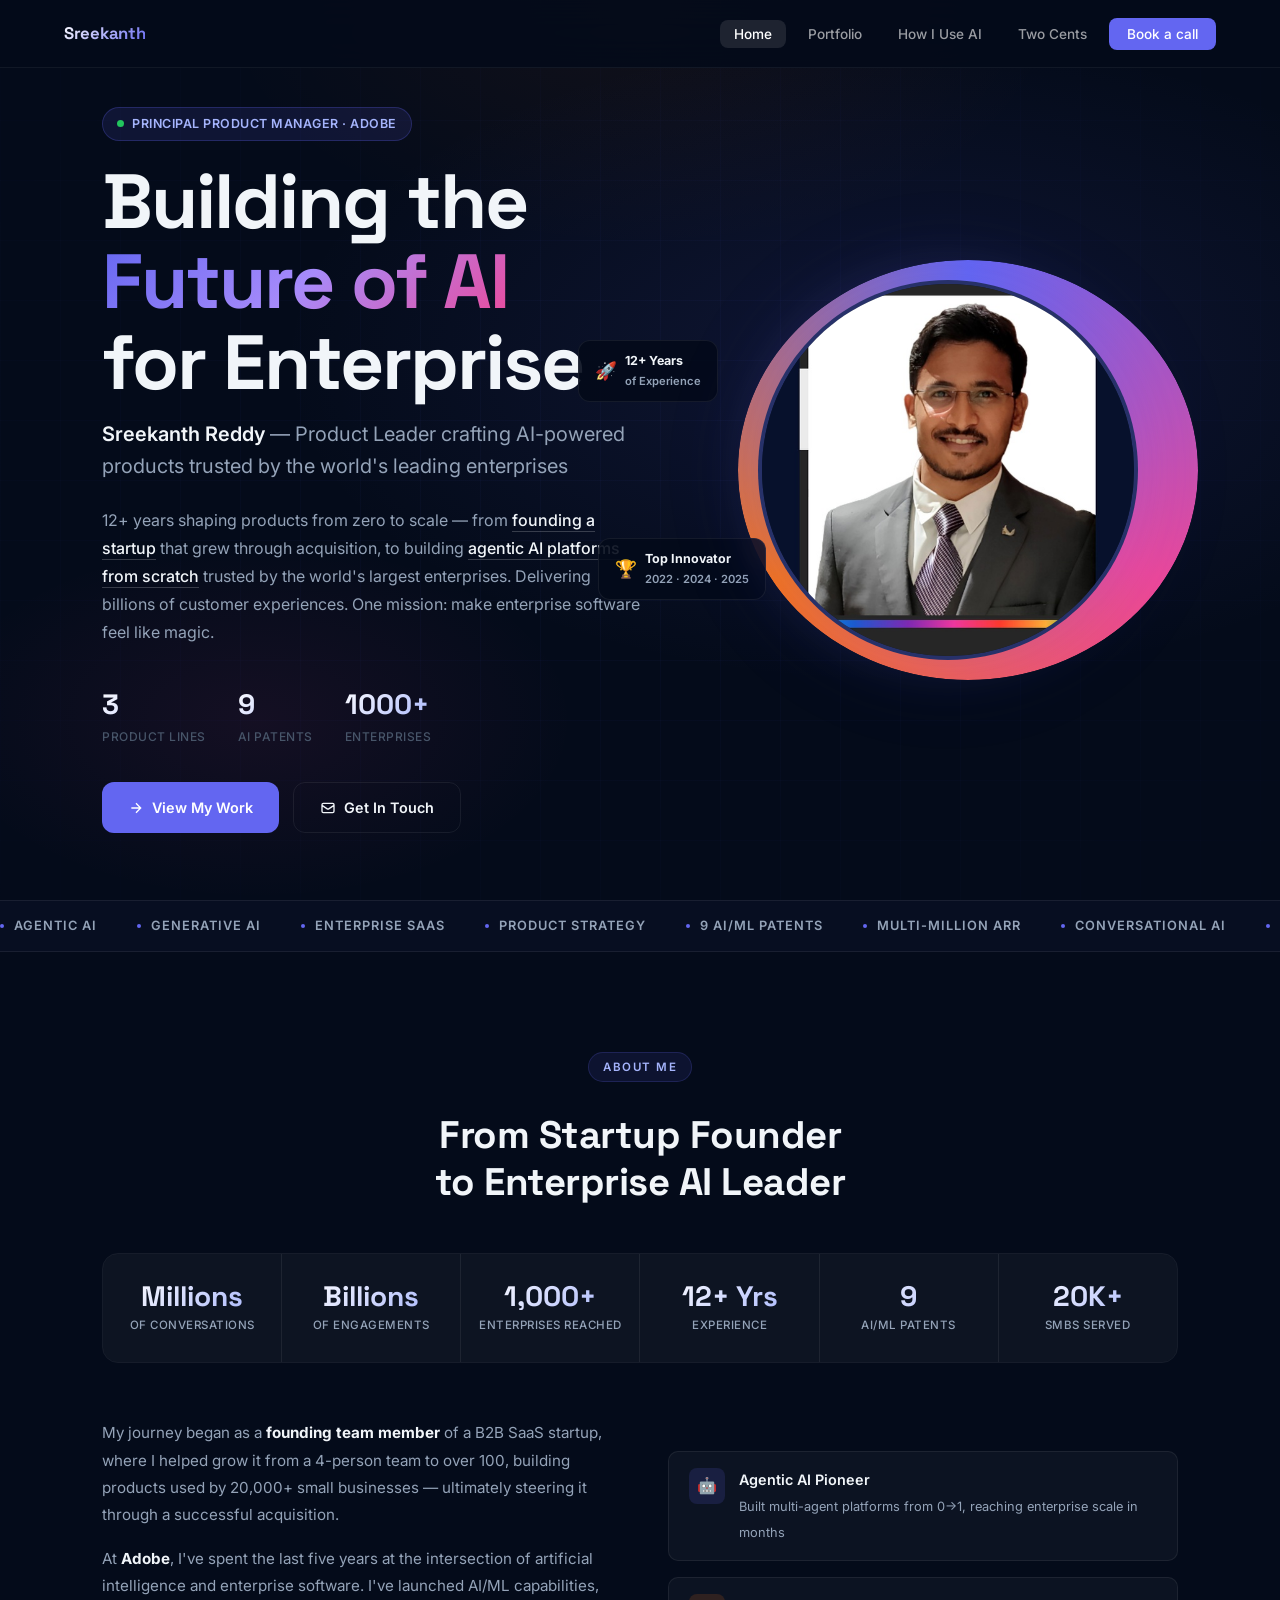
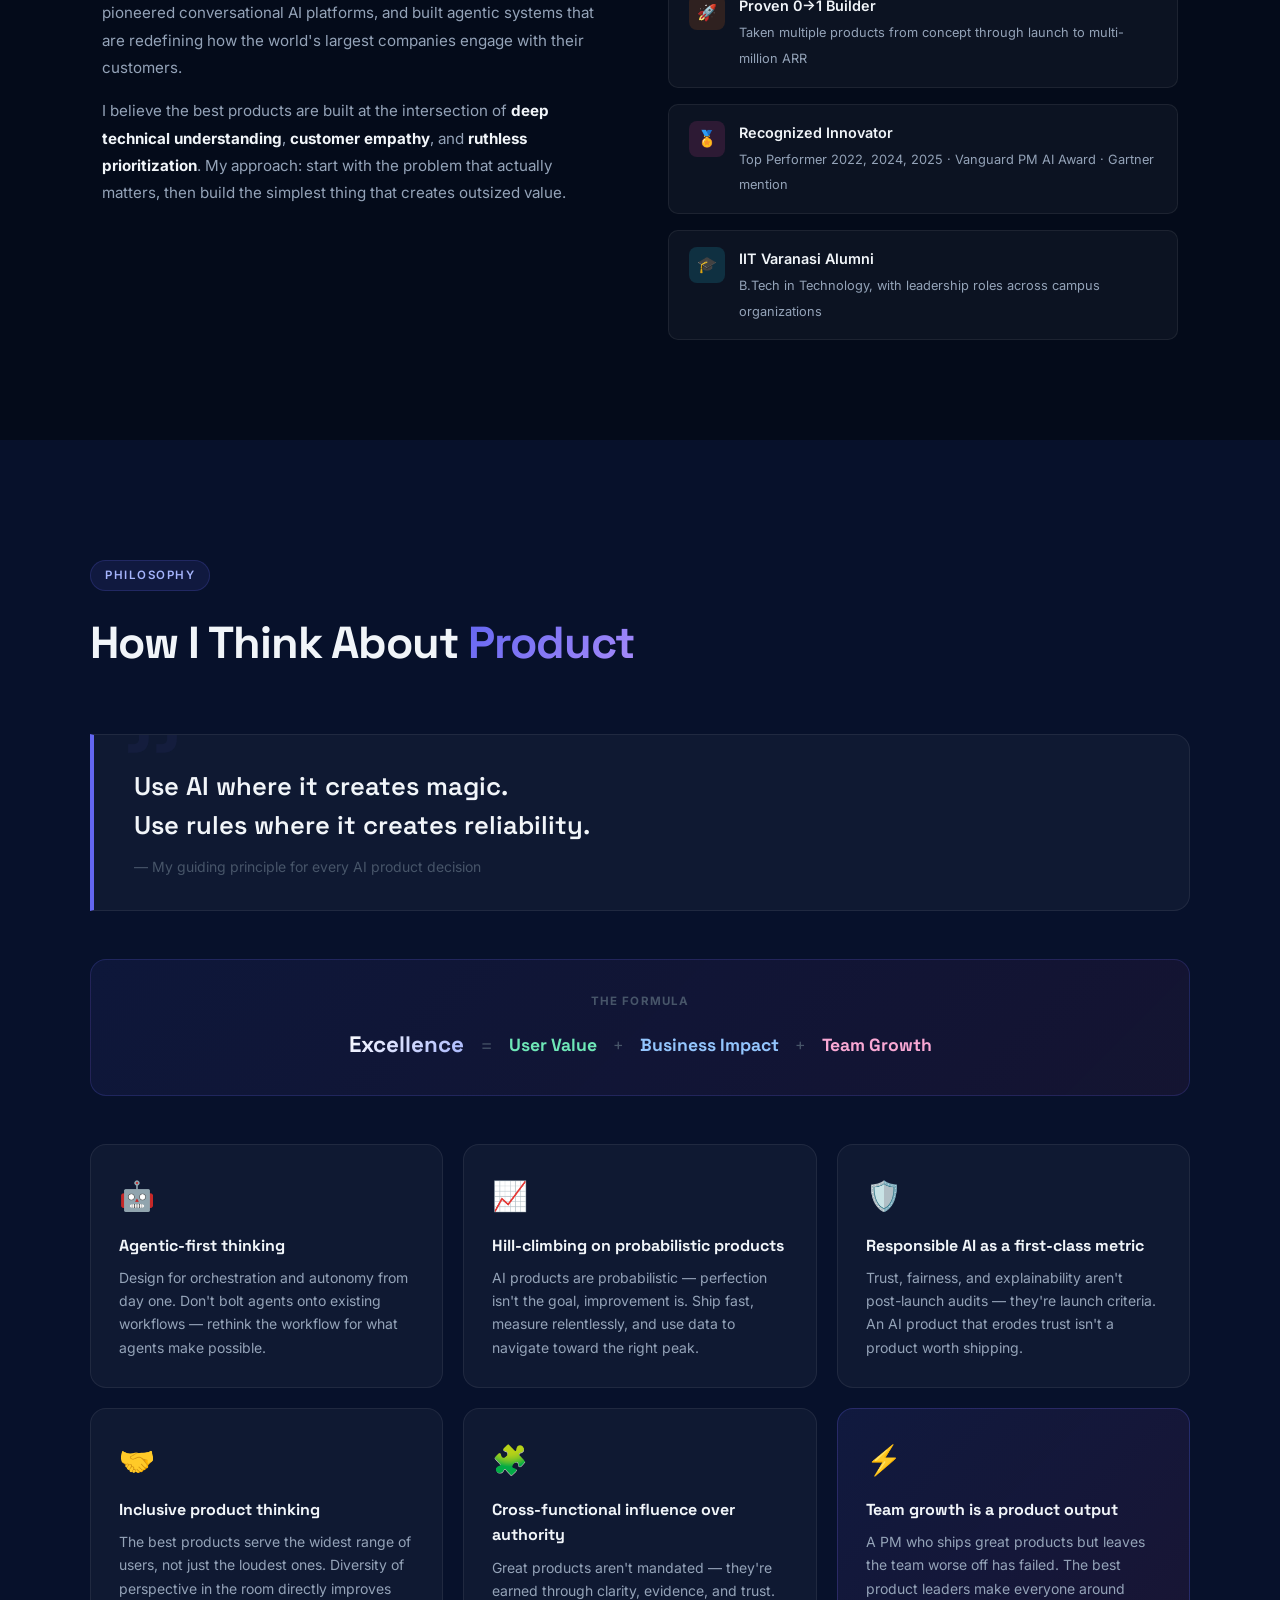
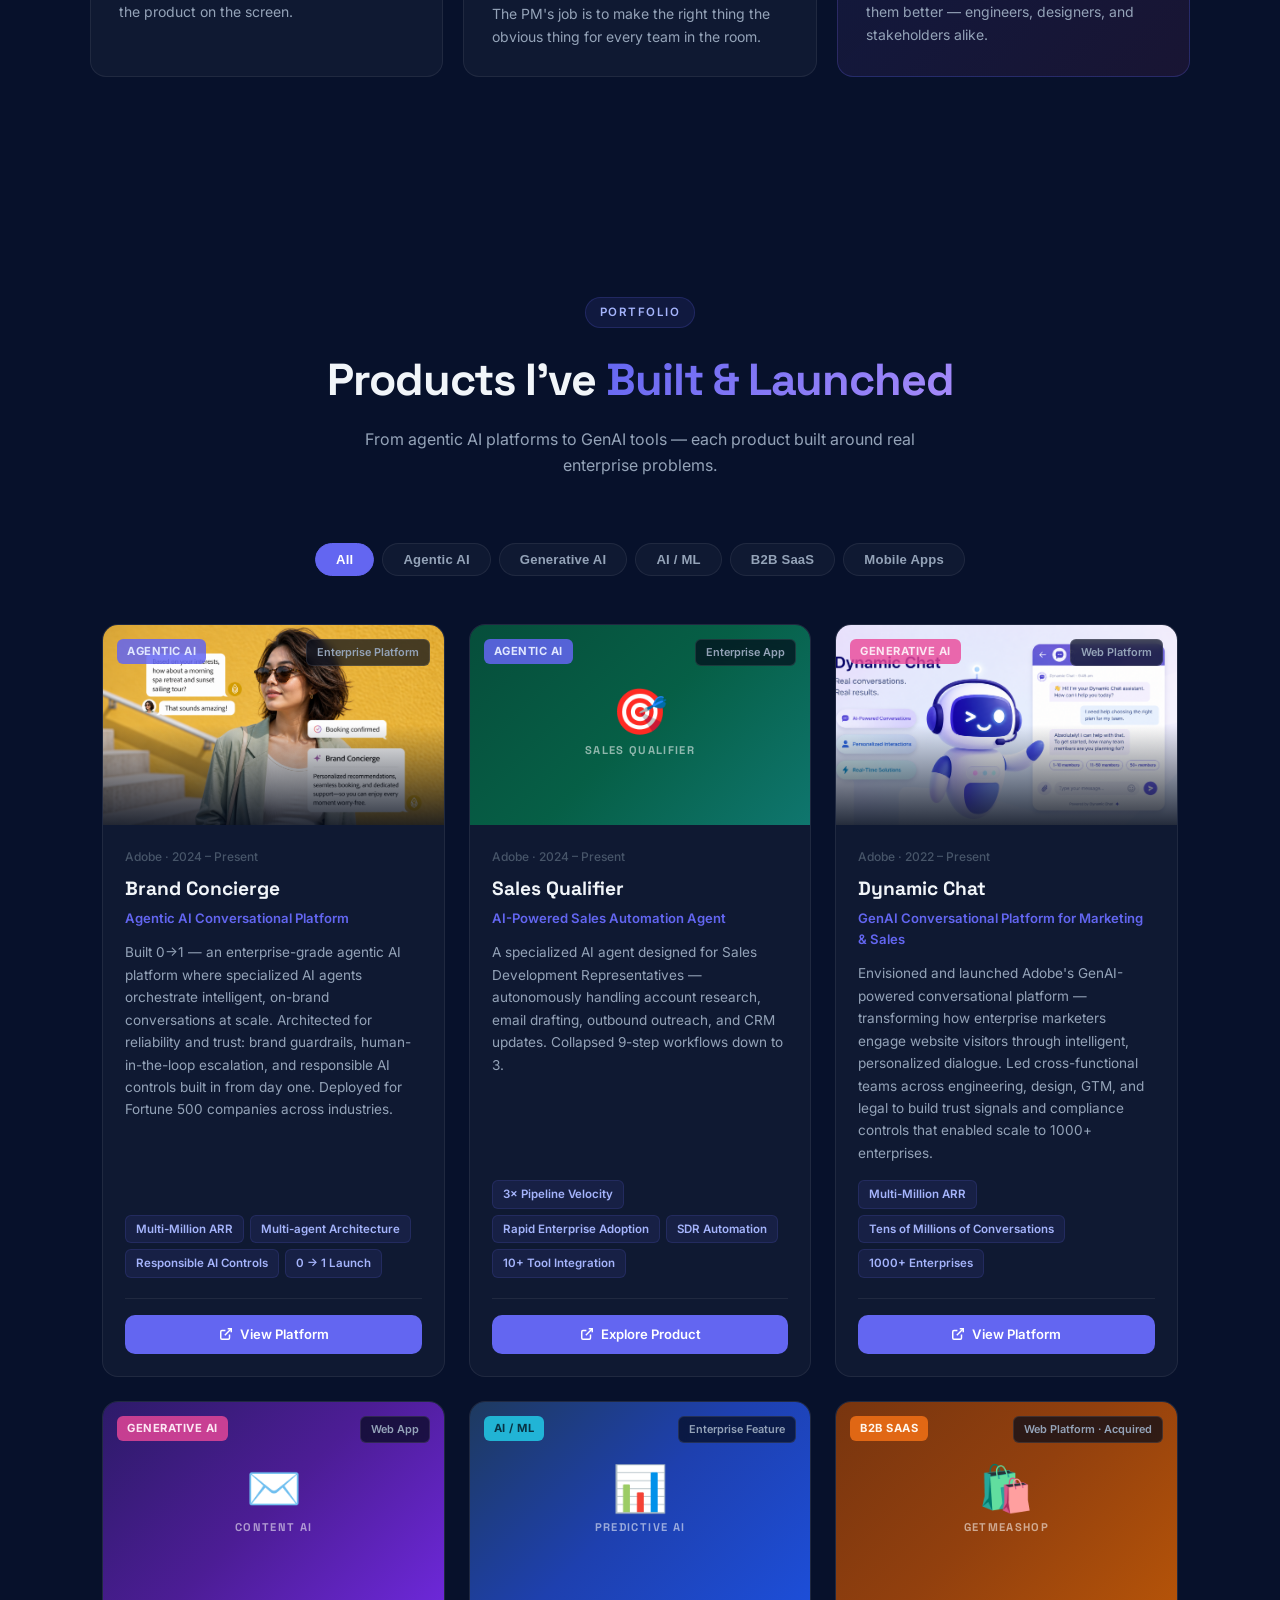
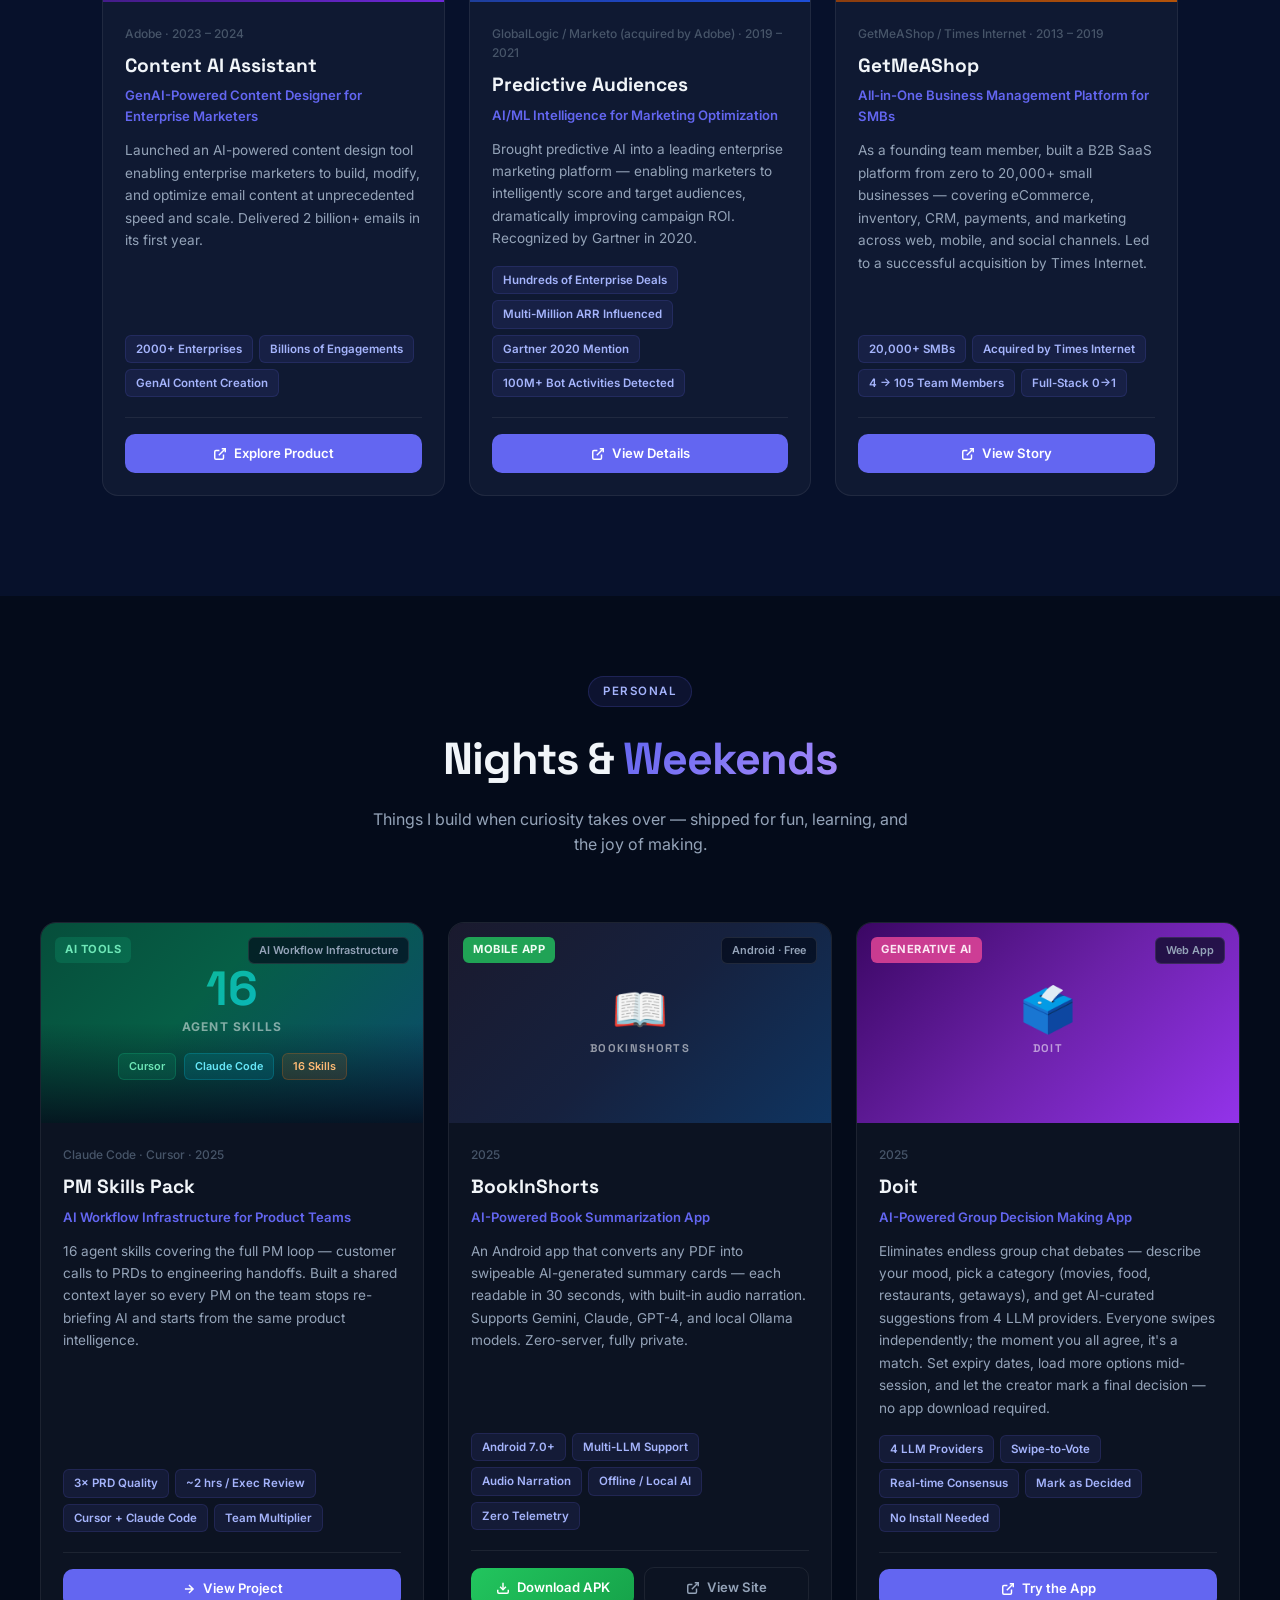
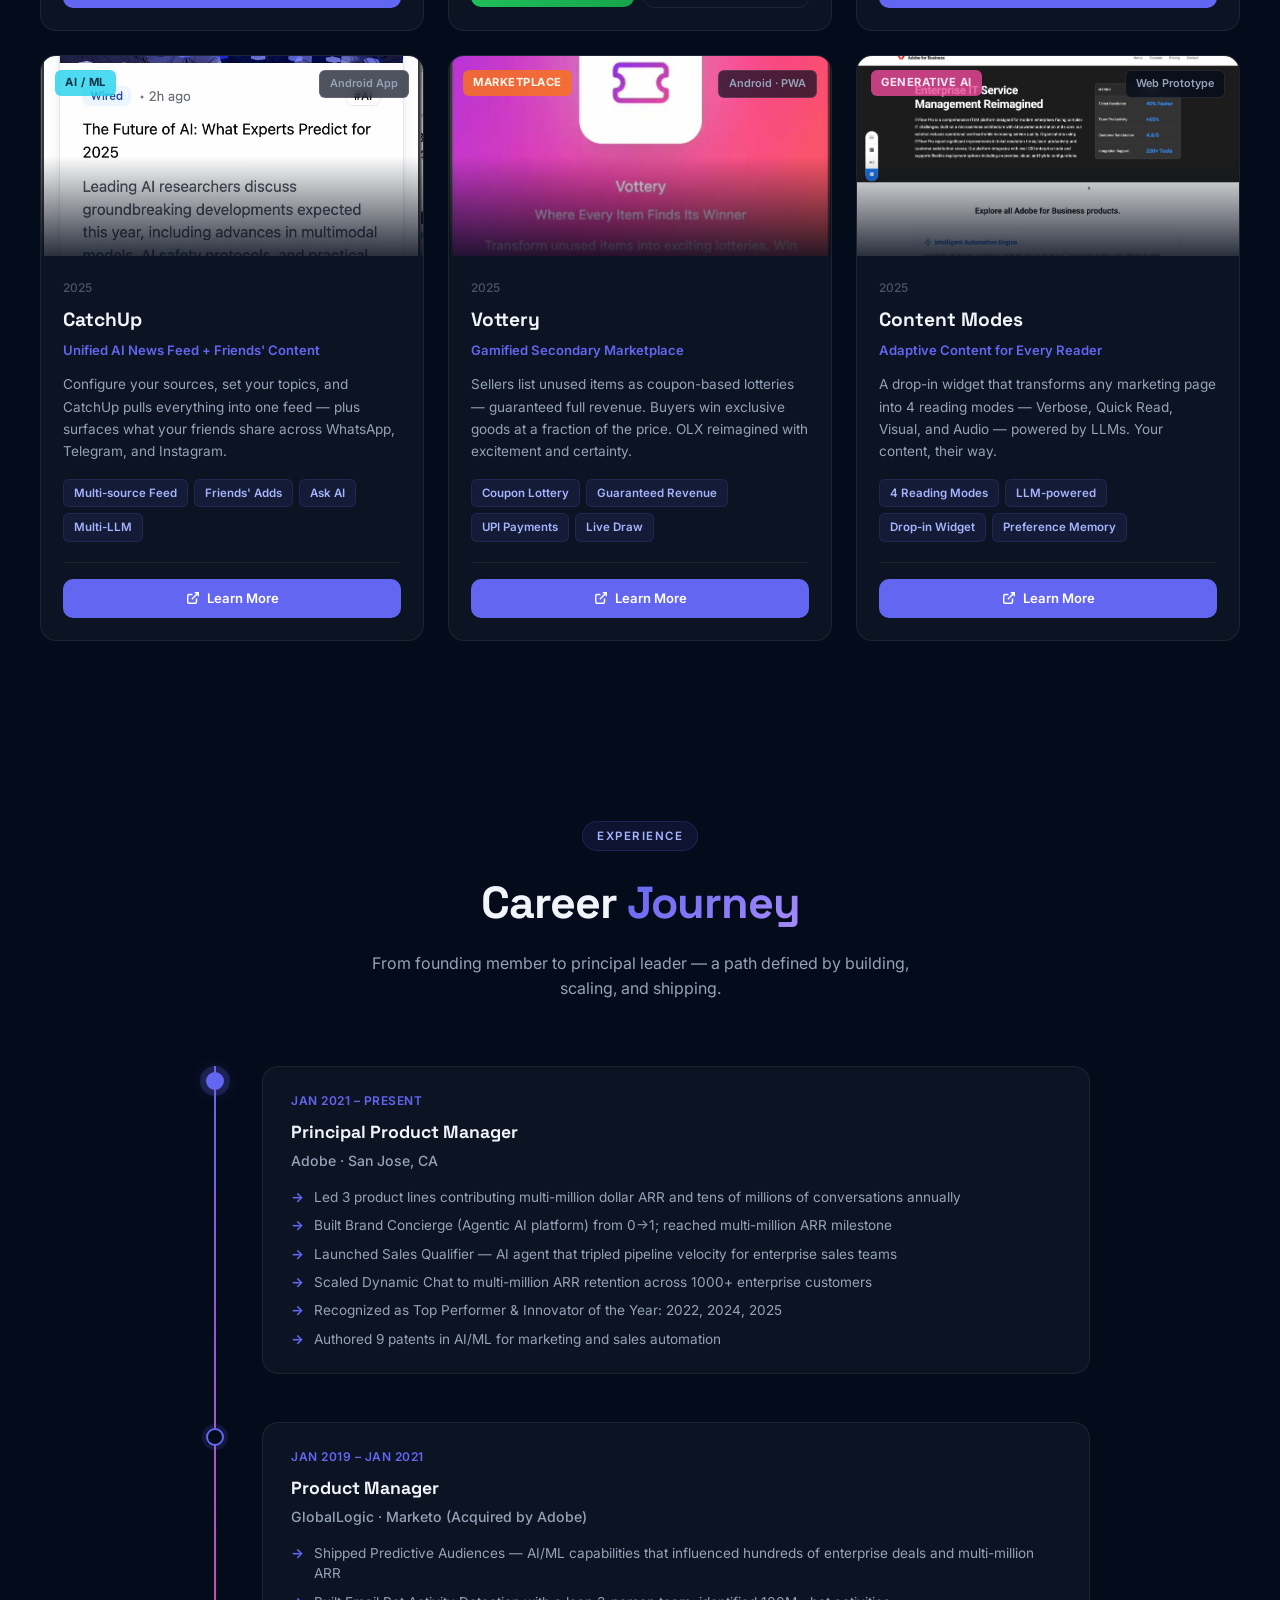
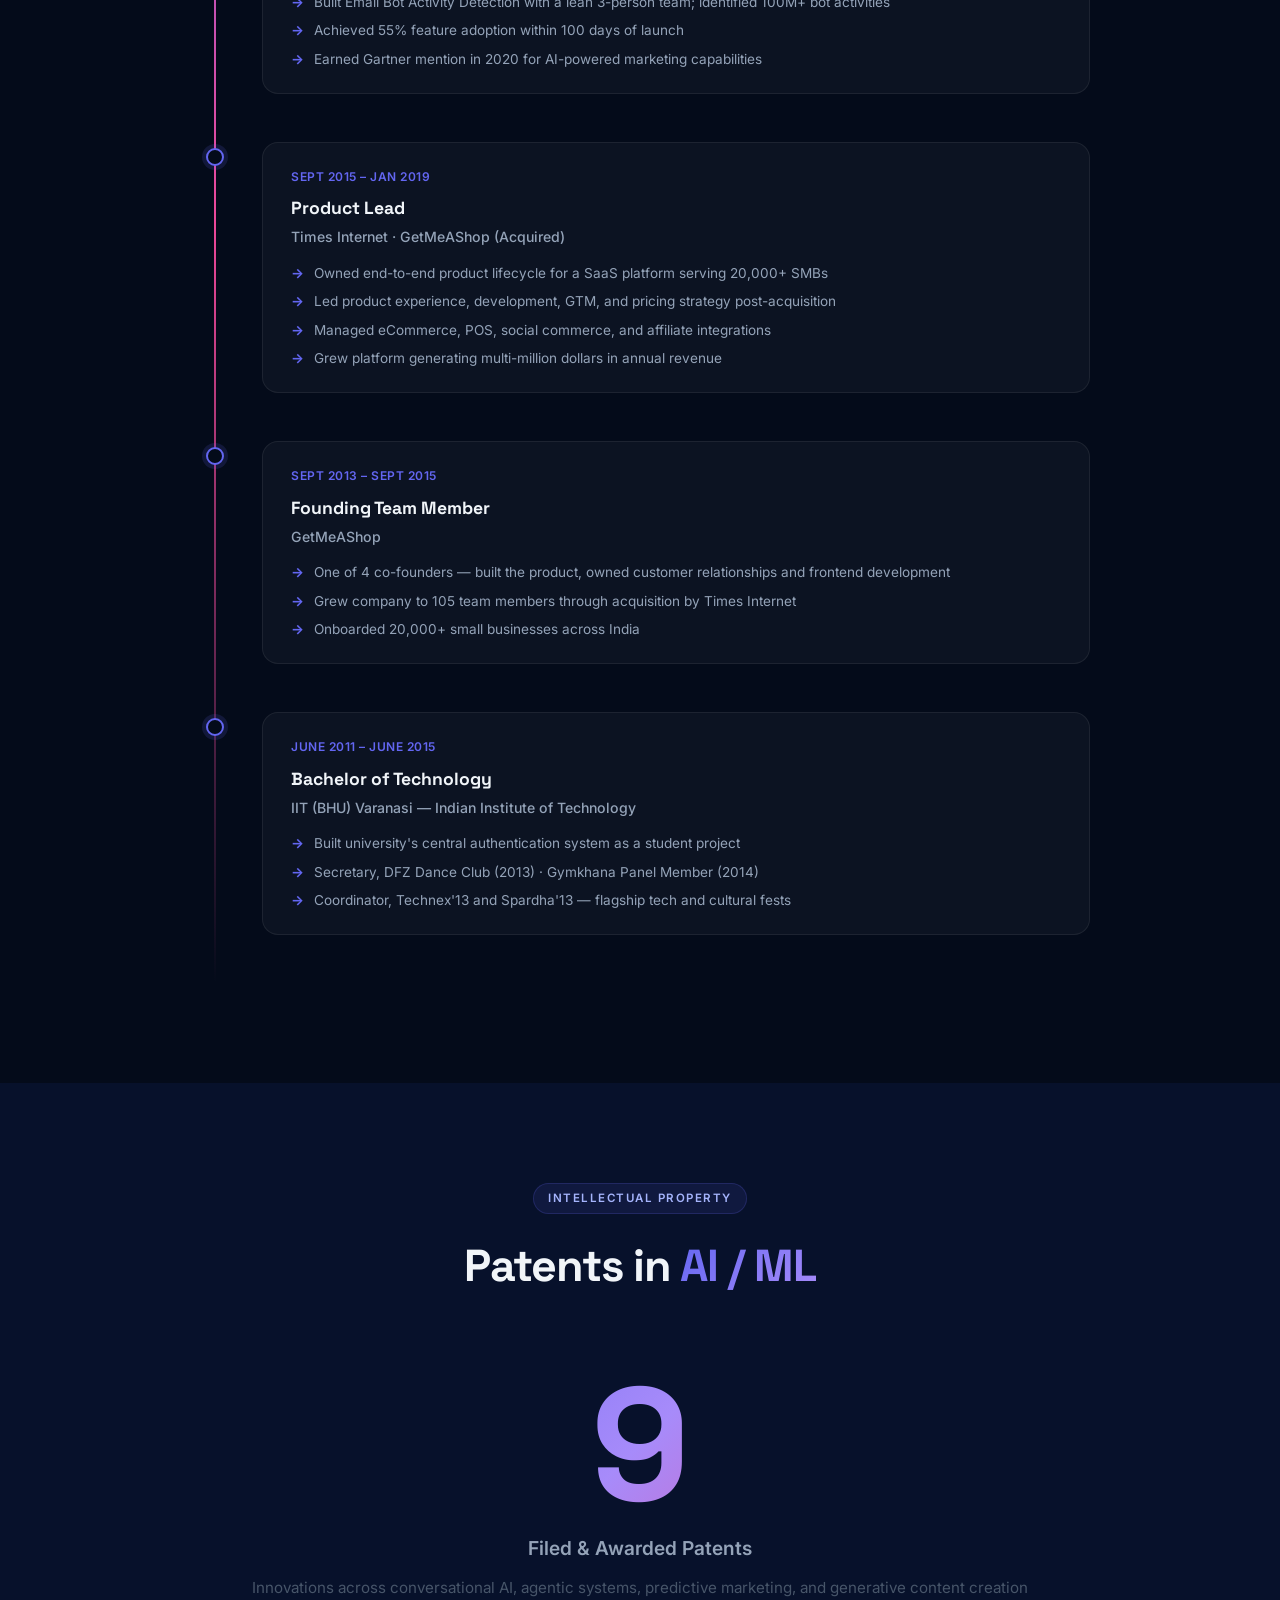
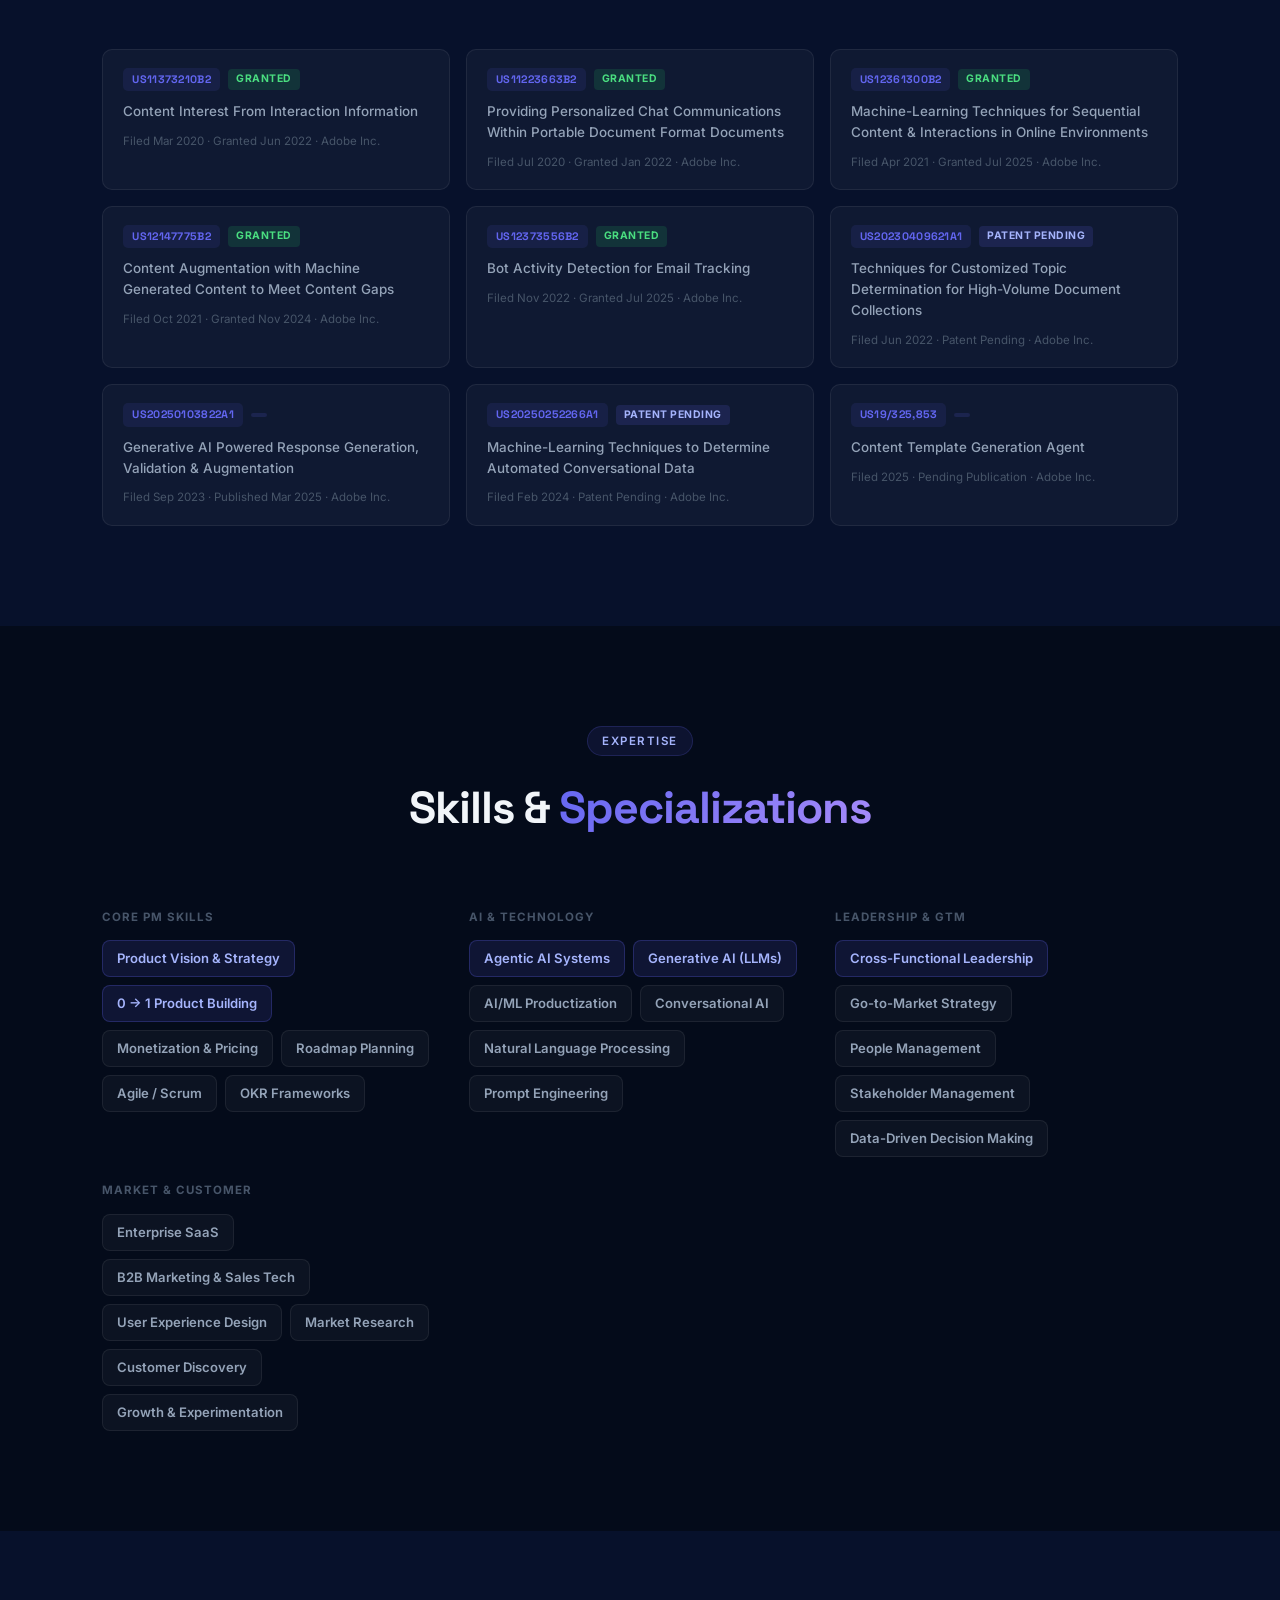
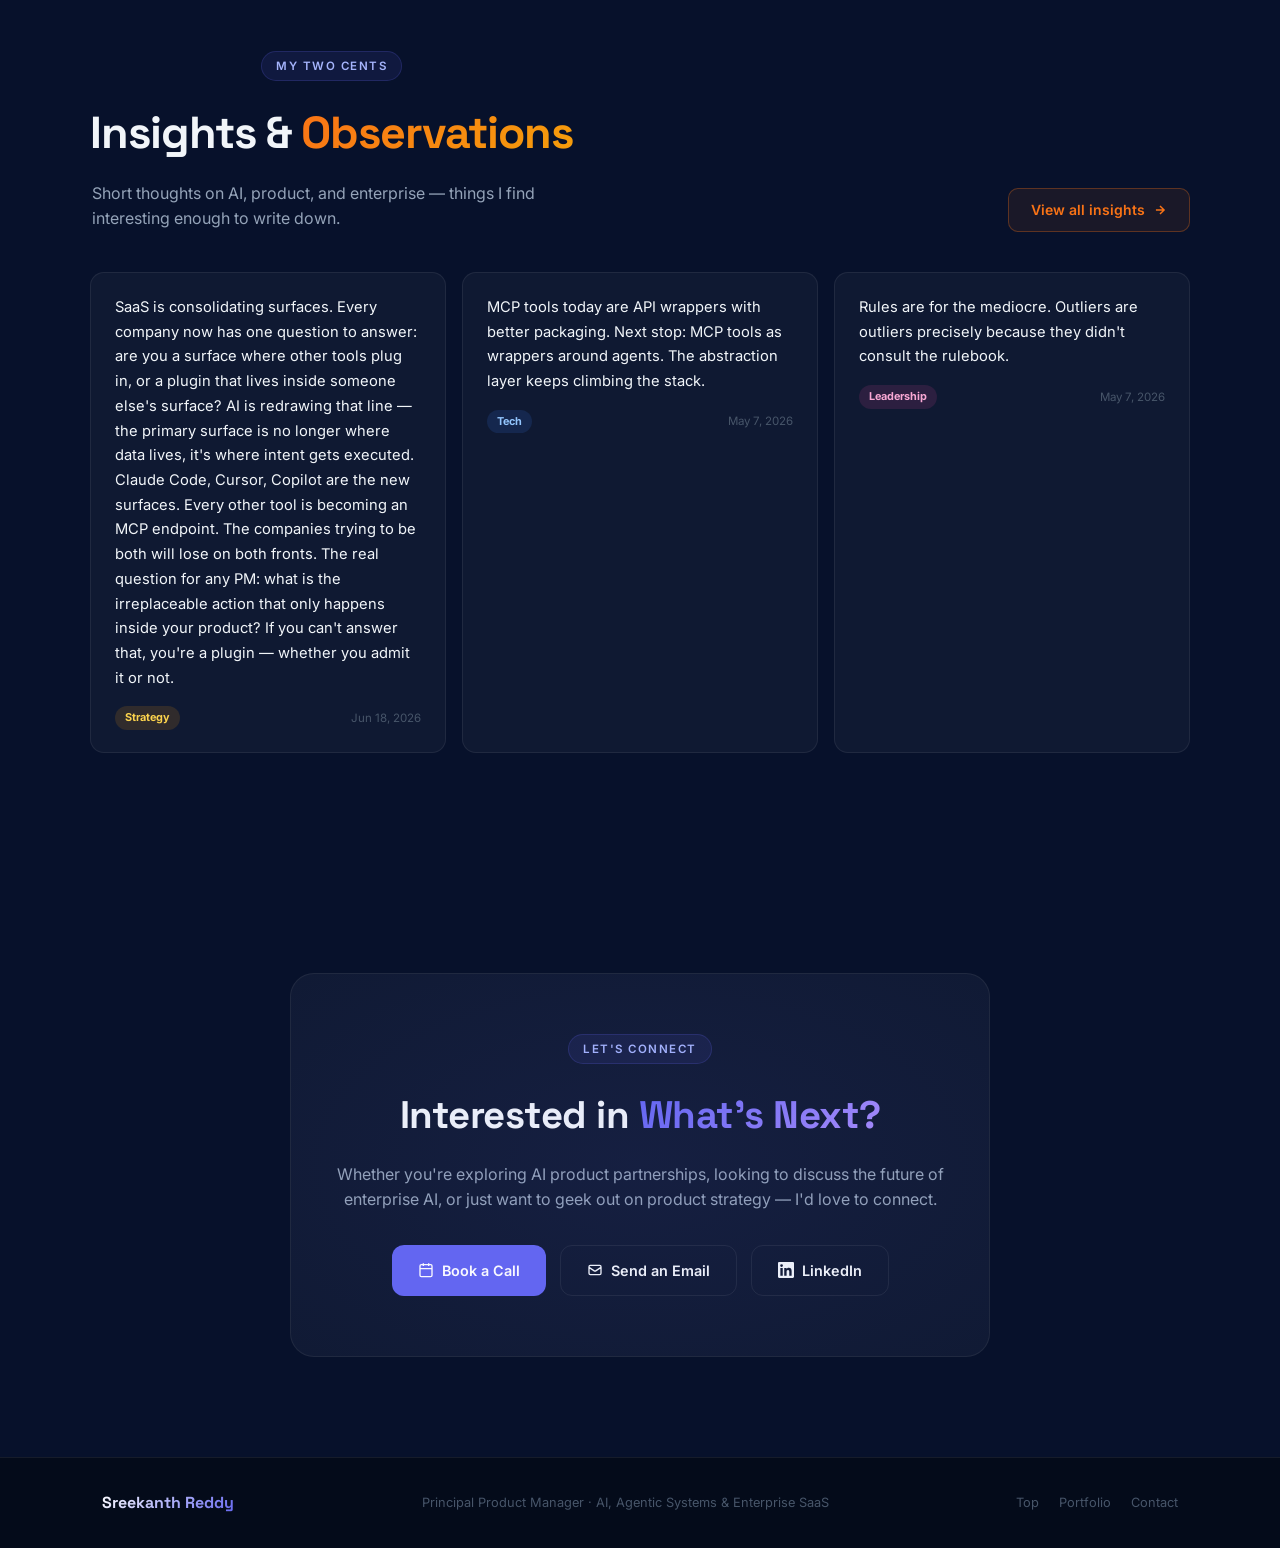
<file: index.html>
<!DOCTYPE html>
<html lang="en">
<head>
  <meta charset="UTF-8" />
  <meta name="viewport" content="width=device-width, initial-scale=1.0" />
  <title>Sreekanth Reddy — Product Leader | AI & Enterprise SaaS</title>
  <meta name="description" content="Product leader with 12+ years building enterprise AI platforms at scale. 9 patents, 1000+ enterprises, agentic AI, conversational AI. Currently leading AI products at Adobe." />
  <meta name="keywords" content="product manager, product leader, agentic AI, conversational AI, enterprise SaaS, Adobe, B2B SaaS, AI platform, IIT Varanasi" />
  <meta name="author" content="Sreekanth Reddy" />
  <meta name="robots" content="index, follow" />
  <link rel="canonical" href="https://sree-kanth.netlify.app/" />
  <link rel="sitemap" type="application/xml" href="/sitemap.xml" />

  <!-- JSON-LD Structured Data -->
  <script type="application/ld+json">
  {
    "@context": "https://schema.org",
    "@graph": [
      {
        "@type": "Person",
        "@id": "https://sree-kanth.netlify.app/#person",
        "name": "Sreekanth Reddy",
        "givenName": "Sreekanth",
        "familyName": "Reddy",
        "jobTitle": "Principal Product Manager",
        "description": "Product leader with 12+ years building enterprise AI platforms at scale. 9 AI/ML patents. Co-founder of GetMeAShop (acquired). Currently leading Agentic AI and Conversational AI products at Adobe.",
        "url": "https://sree-kanth.netlify.app",
        "email": "rsrikanth080@gmail.com",
        "sameAs": [
          "https://www.linkedin.com/in/rsree-kanth/",
          "https://topmate.io/rsree"
        ],
        "worksFor": {
          "@type": "Organization",
          "name": "Adobe",
          "url": "https://adobe.com"
        },
        "alumniOf": {
          "@type": "CollegeOrUniversity",
          "name": "IIT (BHU) Varanasi",
          "alternateName": "Indian Institute of Technology (BHU) Varanasi"
        },
        "knowsAbout": [
          "Agentic AI", "Generative AI", "Conversational AI", "Large Language Models",
          "Enterprise SaaS", "Product Management", "Product Strategy",
          "AI/ML Productization", "Multi-agent Systems", "Natural Language Processing",
          "0 to 1 Product Building", "Go-to-Market Strategy", "B2B Marketing Technology"
        ],
        "award": [
          "Top Innovator 2022 — Adobe",
          "Top Innovator 2024 — Adobe",
          "Top Innovator 2025 — Adobe",
          "Vanguard PM AI Award"
        ],
        "hasCredential": {
          "@type": "EducationalOccupationalCredential",
          "credentialCategory": "degree",
          "educationalLevel": "Bachelor of Technology",
          "recognizedBy": {
            "@type": "CollegeOrUniversity",
            "name": "IIT (BHU) Varanasi"
          }
        }
      },
      {
        "@type": "WebSite",
        "@id": "https://sree-kanth.netlify.app/#website",
        "url": "https://sree-kanth.netlify.app",
        "name": "Sreekanth Reddy — Product Leader Portfolio",
        "description": "Portfolio of Sreekanth Reddy — Principal Product Manager specializing in Agentic AI and Enterprise SaaS.",
        "author": { "@id": "https://sree-kanth.netlify.app/#person" },
        "inLanguage": "en-US"
      },
      {
        "@type": "ItemList",
        "name": "Featured Products",
        "itemListElement": [
          {
            "@type": "ListItem", "position": 1,
            "item": {
              "@type": "SoftwareApplication",
              "name": "Brand Concierge",
              "description": "Enterprise-grade agentic AI conversational platform built from 0→1 at Adobe. Multiple specialized AI agents orchestrating on-brand conversations at scale for Fortune 500 companies.",
              "applicationCategory": "BusinessApplication",
              "operatingSystem": "Web",
              "creator": { "@id": "https://sree-kanth.netlify.app/#person" },
              "url": "https://business.adobe.com/products/brand-concierge.html"
            }
          },
          {
            "@type": "ListItem", "position": 2,
            "item": {
              "@type": "SoftwareApplication",
              "name": "Dynamic Chat",
              "description": "Adobe's GenAI-powered conversational platform for enterprise marketing and sales. Scaled to 1000+ enterprises with tens of millions of conversations.",
              "applicationCategory": "BusinessApplication",
              "operatingSystem": "Web",
              "creator": { "@id": "https://sree-kanth.netlify.app/#person" },
              "url": "https://business.adobe.com/products/marketo/dynamic-chat.html"
            }
          },
          {
            "@type": "ListItem", "position": 3,
            "item": {
              "@type": "SoftwareApplication",
              "name": "CatchUp",
              "description": "Android app unifying curated publications and friends' shared content into one AI-powered personalized feed.",
              "applicationCategory": "NewsApplication",
              "operatingSystem": "Android",
              "creator": { "@id": "https://sree-kanth.netlify.app/#person" },
              "url": "https://sree-kanth.netlify.app/catchup.html"
            }
          },
          {
            "@type": "ListItem", "position": 4,
            "item": {
              "@type": "SoftwareApplication",
              "name": "PM Skills Pack",
              "description": "16 AI agent skills for Claude Code and Cursor covering the full PM workflow loop — discovery, PRDs, competitive analysis, and engineering handoffs.",
              "applicationCategory": "DeveloperApplication",
              "operatingSystem": "macOS, Windows, Linux",
              "creator": { "@id": "https://sree-kanth.netlify.app/#person" },
              "url": "https://sree-kanth.netlify.app/pm-skills.html"
            }
          }
        ]
      }
    ]
  }
  </script>

  <!-- Open Graph -->
  <meta property="og:type" content="website" />
  <meta property="og:url" content="https://sree-kanth.netlify.app/" />
  <meta property="og:title" content="Sreekanth Reddy — Product Leader | AI & Enterprise SaaS" />
  <meta property="og:description" content="Product leader with 12+ years building enterprise AI platforms at scale. 9 patents, 1000+ enterprises, agentic AI, conversational AI. Currently leading AI products at Adobe." />
  <meta property="og:site_name" content="Sreekanth Reddy" />

  <!-- Twitter Card -->
  <meta name="twitter:card" content="summary_large_image" />
  <meta name="twitter:title" content="Sreekanth Reddy — Product Leader | AI & Enterprise SaaS" />
  <meta name="twitter:description" content="Product leader with 12+ years building enterprise AI platforms at scale. 9 patents, 1000+ enterprises, agentic AI, conversational AI." />

  <link rel="preconnect" href="https://fonts.googleapis.com" />
  <link rel="preconnect" href="https://fonts.gstatic.com" crossorigin />
  <link href="https://fonts.googleapis.com/css2?family=Inter:wght@300;400;500;600;700;800;900&family=Space+Grotesk:wght@400;500;600;700&display=swap" rel="stylesheet" />
  <style>
    *, *::before, *::after { box-sizing: border-box; margin: 0; padding: 0; }

    :root {
      --bg: #040b1a;
      --surface: #07112b;
      --card: rgba(255,255,255,0.034);
      --card-border: rgba(255,255,255,0.072);
      --card-hover: rgba(255,255,255,0.06);
      --primary: #6366f1;
      --primary-glow: rgba(99,102,241,0.35);
      --accent: #f97316;
      --accent2: #ec4899;
      --green: #22d3ee;
      --text: #f1f5f9;
      --text-muted: #94a3b8;
      --text-dim: #475569;
      --radius: 16px;
      --radius-sm: 10px;
      --transition: 0.3s cubic-bezier(0.4,0,0.2,1);
    }

    html { scroll-behavior: smooth; }

    body {
      font-family: 'Inter', sans-serif;
      background: var(--bg);
      color: var(--text);
      line-height: 1.6;
      overflow-x: hidden;
    }

    ::selection { background: rgba(99,102,241,0.3); color: #fff; }

    /* ─── SCROLLBAR ─── */
    ::-webkit-scrollbar { width: 6px; }
    ::-webkit-scrollbar-track { background: var(--bg); }
    ::-webkit-scrollbar-thumb { background: var(--primary); border-radius: 3px; }

    /* ─── NAV ─── */
    nav {
      position: fixed; top: 0; left: 0; right: 0; z-index: 100;
      display: flex; align-items: center; justify-content: space-between;
      padding: 0 clamp(20px,5vw,80px); height: 68px;
      background: rgba(4,11,26,0.88); backdrop-filter: blur(20px);
      border-bottom: 1px solid rgba(255,255,255,0.055);
    }
    .nav-logo {
      font-family:'Space Grotesk',sans-serif; font-weight:700; font-size:1.05rem;
      background: linear-gradient(135deg,#fff 0%,#6366f1 100%);
      -webkit-background-clip:text; -webkit-text-fill-color:transparent;
      letter-spacing:-.3px; text-decoration:none;
    }
    
    .nav-links { display:flex; gap:8px; list-style:none; align-items:center; }
    .nav-links a { text-decoration:none; color:rgba(255,255,255,0.6); font-size:.85rem; font-weight:500; padding:6px 14px; border-radius:8px; transition:all .2s; }
    .nav-links a:hover { color:#fff; background:rgba(255,255,255,0.06); }
    .nav-links a.active { color:#fff; background:rgba(255,255,255,0.1); }
    .nav-cta { background:#6366f1!important; color:#fff!important; padding:8px 18px!important; border-radius:8px; }
    .nav-cta:hover { background:#4f46e5!important; }
    .hamburger { display:none; flex-direction:column; gap:5px; cursor:pointer; padding:8px; }
    .hamburger span { display:block; width:22px; height:2px; background:#fff; border-radius:2px; transition:all .2s; }

    /* ─── HERO ─── */
    .hero {
      min-height: 100vh;
      display: flex; align-items: center;
      padding: 100px clamp(20px, 8vw, 120px) 60px;
      position: relative; overflow: visible;
    }

    .hero-bg {
      position: absolute; inset: 0; z-index: 0; overflow: hidden;
      background:
        radial-gradient(ellipse 80% 60% at 70% 40%, rgba(99,102,241,0.12) 0%, transparent 60%),
        radial-gradient(ellipse 50% 40% at 20% 80%, rgba(236,72,153,0.07) 0%, transparent 50%),
        radial-gradient(ellipse 60% 50% at 50% 0%, rgba(249,115,22,0.06) 0%, transparent 55%);
    }

    .hero-grid {
      position: absolute; inset: 0; overflow: hidden;
      background-image:
        linear-gradient(rgba(99,102,241,0.04) 1px, transparent 1px),
        linear-gradient(90deg, rgba(99,102,241,0.04) 1px, transparent 1px);
      background-size: 60px 60px;
      mask-image: radial-gradient(ellipse 80% 80% at 50% 50%, black 20%, transparent 100%);
    }

    .hero-content {
      display: grid; grid-template-columns: 1fr 420px;
      gap: 60px; align-items: center;
      max-width: 1200px; margin: 0 auto; width: 100%;
      position: relative; z-index: 1;
    }

    .hero-badge {
      display: inline-flex; align-items: center; gap: 8px;
      background: rgba(99,102,241,0.12); border: 1px solid rgba(99,102,241,0.25);
      padding: 6px 14px; border-radius: 100px;
      font-size: 0.78rem; font-weight: 600;
      color: #a5b4fc; letter-spacing: 0.5px; text-transform: uppercase;
      margin-bottom: 20px;
      animation: fadeSlideUp 0.6s ease both;
    }

    .badge-dot {
      width: 7px; height: 7px; background: #22c55e; border-radius: 50%;
      animation: pulse-green 2s ease infinite;
    }

    @keyframes pulse-green {
      0%, 100% { opacity: 1; transform: scale(1); }
      50% { opacity: 0.6; transform: scale(1.4); }
    }

    .hero-name {
      font-family: 'Space Grotesk', sans-serif;
      font-size: clamp(2.8rem, 6vw, 5rem);
      font-weight: 800; line-height: 1.05;
      letter-spacing: -2px;
      animation: fadeSlideUp 0.7s 0.1s ease both;
    }

    .hero-name .highlight {
      background: linear-gradient(135deg, var(--primary) 0%, #a78bfa 50%, var(--accent2) 100%);
      -webkit-background-clip: text; -webkit-text-fill-color: transparent;
    }

    .hero-title {
      font-size: clamp(1rem, 2vw, 1.25rem);
      color: var(--text-muted); font-weight: 400;
      margin: 16px 0 24px;
      animation: fadeSlideUp 0.7s 0.2s ease both;
    }

    .hero-title strong { color: var(--text); font-weight: 600; }

    .hero-desc {
      font-size: 1rem; color: var(--text-muted);
      max-width: 540px; line-height: 1.75;
      animation: fadeSlideUp 0.7s 0.3s ease both;
    }
    .hero-highlight {
      color: var(--text);
      font-weight: 500;
      border-bottom: 1px solid rgba(255,255,255,0.2);
      padding-bottom: 1px;
    }

    .hero-stats {
      display: flex; gap: 32px; margin: 36px 0;
      animation: fadeSlideUp 0.7s 0.4s ease both;
    }

    .stat-item { text-align: left; }
    .stat-num {
      font-family: 'Space Grotesk', sans-serif;
      font-size: 1.75rem; font-weight: 700;
      background: linear-gradient(135deg, #fff, #a5b4fc);
      -webkit-background-clip: text; -webkit-text-fill-color: transparent;
    }
    .stat-label { font-size: 0.75rem; color: var(--text-dim); font-weight: 500; text-transform: uppercase; letter-spacing: 0.5px; }

    .hero-actions {
      display: flex; gap: 14px;
      animation: fadeSlideUp 0.7s 0.5s ease both;
    }

    .btn-primary {
      display: inline-flex; align-items: center; gap: 8px;
      background: var(--primary); color: #fff;
      padding: 13px 26px; border-radius: 12px;
      font-weight: 600; font-size: 0.9rem;
      text-decoration: none; border: none; cursor: pointer;
      transition: var(--transition);
      box-shadow: 0 0 0 0 var(--primary-glow);
    }

    .btn-primary:hover {
      background: #4f46e5; transform: translateY(-2px);
      box-shadow: 0 8px 30px var(--primary-glow);
    }

    .btn-outline {
      display: inline-flex; align-items: center; gap: 8px;
      background: transparent; color: var(--text);
      padding: 13px 26px; border-radius: 12px;
      font-weight: 600; font-size: 0.9rem;
      text-decoration: none;
      border: 1px solid var(--card-border);
      transition: var(--transition);
    }

    .btn-outline:hover {
      background: var(--card); border-color: rgba(255,255,255,0.15);
      transform: translateY(-2px);
    }

    /* ─── PROFILE PHOTO ─── */
    .hero-photo-wrap {
      position: relative;
      animation: fadeSlideLeft 0.8s 0.2s ease both;
    }

    .hero-photo-ring {
      position: absolute; inset: -20px;
      border-radius: 50%;
      background: conic-gradient(from 0deg, var(--primary), var(--accent2), var(--accent), var(--primary));
      animation: spin 8s linear infinite;
      mask: radial-gradient(circle, transparent 46%, black 47%);
    }

    @keyframes spin { to { transform: rotate(360deg); } }

    .hero-photo {
      width: 380px; height: 380px;
      border-radius: 50%; overflow: hidden;
      border: 4px solid rgba(99,102,241,0.3);
      position: relative; z-index: 1;
      background: #0d1a2e;
      box-shadow: 0 0 60px rgba(99,102,241,0.2), 0 0 120px rgba(99,102,241,0.08);
    }

    .hero-photo img {
      width: 100%; height: 100%; object-fit: cover; object-position: center 15%;
    }

    .hero-photo-fallback {
      width: 100%; height: 100%;
      background: linear-gradient(135deg, #1e1b4b, #312e81);
      display: flex; align-items: center; justify-content: center;
      font-family: 'Space Grotesk', sans-serif;
      font-size: 5rem; font-weight: 700; color: rgba(255,255,255,0.3);
    }

    .hero-floating-tag {
      position: absolute;
      background: rgba(4,11,26,0.9); border: 1px solid var(--card-border);
      padding: 10px 16px; border-radius: 12px;
      font-size: 0.8rem; font-weight: 600;
      display: flex; align-items: center; gap: 8px;
      white-space: nowrap;
      backdrop-filter: blur(12px);
      animation: float 4s ease-in-out infinite;
    }

    .tag-1 { bottom: 60px; left: -160px; animation-delay: 0s; }
    .tag-2 { top: 60px; left: -180px; animation-delay: 1.5s; }

    @keyframes float {
      0%, 100% { transform: translateY(0); }
      50% { transform: translateY(-10px); }
    }

    /* ─── SECTION COMMON ─── */
    section { padding: 100px clamp(20px, 8vw, 120px); }

    .section-header {
      text-align: center; margin-bottom: 64px;
    }

    .section-tag {
      display: inline-block;
      background: rgba(99,102,241,0.1); border: 1px solid rgba(99,102,241,0.2);
      color: #a5b4fc; font-size: 0.72rem; font-weight: 600;
      text-transform: uppercase; letter-spacing: 1.5px;
      padding: 5px 14px; border-radius: 100px;
      margin-bottom: 16px;
    }

    .section-title {
      font-family: 'Space Grotesk', sans-serif;
      font-size: clamp(2rem, 4vw, 2.8rem);
      font-weight: 700; letter-spacing: -1px;
      color: var(--text);
    }

    .section-title .grad {
      background: linear-gradient(135deg, var(--primary), #a78bfa);
      -webkit-background-clip: text; -webkit-text-fill-color: transparent;
    }

    .section-sub {
      font-size: 1rem; color: var(--text-muted);
      max-width: 560px; margin: 12px auto 0;
    }

    /* ─── MARQUEE BAND ─── */
    .marquee-band {
      padding: 0;
      border-top: 1px solid var(--card-border);
      border-bottom: 1px solid var(--card-border);
      background: rgba(99,102,241,0.03);
      overflow: hidden;
      height: 52px; display: flex; align-items: center;
    }

    .marquee-track {
      display: flex; gap: 40px;
      animation: marquee 30s linear infinite;
      white-space: nowrap;
    }

    .marquee-item {
      display: flex; align-items: center; gap: 10px;
      font-size: 0.8rem; font-weight: 600; color: var(--text-muted);
      text-transform: uppercase; letter-spacing: 1px;
    }

    .marquee-dot { width: 4px; height: 4px; background: var(--primary); border-radius: 50%; }

    @keyframes marquee {
      from { transform: translateX(0); }
      to { transform: translateX(-50%); }
    }

    /* ─── ABOUT ─── */
    /* ── ABOUT CENTERED ── */
    .about-centered {
      max-width: 1100px; margin: 0 auto;
    }

    .about-centered-title {
      font-family: 'Space Grotesk', sans-serif;
      font-size: clamp(1.8rem, 3vw, 2.6rem);
      font-weight: 700; letter-spacing: -0.5px;
      line-height: 1.2; margin-top: 14px;
      text-align: center;
    }

    /* Stats strip */
    .stats-strip {
      display: flex; gap: 0;
      border: 1px solid var(--card-border);
      border-radius: var(--radius); overflow: hidden;
      margin-bottom: 56px;
    }
    .stats-strip-item {
      flex: 1; padding: 28px 16px; text-align: center;
      border-right: 1px solid var(--card-border);
      background: var(--card); transition: var(--transition);
    }
    .stats-strip-item:last-child { border-right: none; }
    .stats-strip-item:hover {
      background: var(--card-hover);
    }

    /* Bio + achievements row */
    .about-body {
      display: grid; grid-template-columns: 1fr 1fr;
      gap: 56px; align-items: start;
    }
    .about-bio p {
      color: var(--text-muted); line-height: 1.8;
      margin-bottom: 16px; font-size: 0.95rem;
    }
    .about-bio p strong { color: var(--text); }

    .about-achievements {
      display: flex; flex-direction: column; gap: 16px;
      margin-top: 32px;
    }

    .achieve-item {
      display: flex; align-items: flex-start; gap: 14px;
      padding: 16px 20px; background: var(--card);
      border: 1px solid var(--card-border); border-radius: var(--radius-sm);
      transition: var(--transition);
    }

    .achieve-item:hover {
      background: var(--card-hover); border-color: rgba(99,102,241,0.2);
      transform: translateX(4px);
    }

    .achieve-icon {
      width: 36px; height: 36px; border-radius: 8px; flex-shrink: 0;
      display: flex; align-items: center; justify-content: center;
      font-size: 1rem;
    }

    .achieve-icon.indigo { background: rgba(99,102,241,0.15); }
    .achieve-icon.orange { background: rgba(249,115,22,0.15); }
    .achieve-icon.pink { background: rgba(236,72,153,0.15); }
    .achieve-icon.cyan { background: rgba(34,211,238,0.15); }

    .achieve-text strong { display: block; font-size: 0.9rem; font-weight: 600; margin-bottom: 2px; }
    .achieve-text span { font-size: 0.8rem; color: var(--text-muted); }

    /* ─── STATS (shared big-num / sc-label) ─── */
    .big-num {
      font-family: 'Space Grotesk', sans-serif;
      font-size: clamp(1.3rem, 2.2vw, 2rem); font-weight: 800;
      background: linear-gradient(135deg, #fff, #a5b4fc);
      -webkit-background-clip: text; -webkit-text-fill-color: transparent;
      line-height: 1;
    }
    .sc-label {
      font-size: 0.72rem; color: var(--text-muted); margin-top: 6px;
      font-weight: 500; text-transform: uppercase; letter-spacing: 0.5px;
    }

    /* ─── PORTFOLIO ─── */
    .portfolio-section { background: var(--surface); }

    .filter-bar {
      display: flex; gap: 8px; justify-content: center;
      flex-wrap: wrap; margin-bottom: 48px;
    }

    .filter-btn {
      background: var(--card); border: 1px solid var(--card-border);
      color: var(--text-muted); padding: 8px 20px; border-radius: 100px;
      font-size: 0.82rem; font-weight: 600; cursor: pointer;
      transition: var(--transition); letter-spacing: 0.2px;
    }

    .filter-btn:hover, .filter-btn.active {
      background: var(--primary); border-color: var(--primary);
      color: #fff;
    }

    .portfolio-grid {
      display: grid; grid-template-columns: repeat(auto-fill, minmax(300px, 1fr));
      gap: 24px; max-width: 1200px; margin: 0 auto;
    }

    .portfolio-card {
      background: var(--card); border: 1px solid var(--card-border);
      border-radius: var(--radius); overflow: hidden;
      transition: var(--transition);
      position: relative;
      display: flex; flex-direction: column;
    }

    .portfolio-card:hover {
      transform: translateY(-6px);
      border-color: rgba(99,102,241,0.3);
      box-shadow: 0 20px 60px rgba(0,0,0,0.4), 0 0 0 1px rgba(99,102,241,0.1);
    }

    .portfolio-card.hidden { display: none; }

    .card-image {
      height: 200px; overflow: hidden; position: relative;
    }

    .card-image img {
      width: 100%; height: 100%; object-fit: cover;
      transition: transform 0.6s ease;
    }

    .portfolio-card:hover .card-image img { transform: scale(1.06); }

    .card-image-overlay {
      position: absolute; inset: 0;
      background: linear-gradient(to bottom, transparent 50%, rgba(4,11,26,0.85) 100%);
    }

    .card-category-badge {
      position: absolute; top: 14px; left: 14px;
      font-size: 0.7rem; font-weight: 700; letter-spacing: 0.5px;
      text-transform: uppercase; padding: 4px 10px; border-radius: 6px;
    }

    .badge-agentic { background: rgba(99,102,241,0.85); color: #e0e7ff; }
    .badge-genai { background: rgba(236,72,153,0.8); color: #fce7f3; }
    .badge-aiml { background: rgba(34,211,238,0.8); color: #083344; }
    .badge-saas { background: rgba(249,115,22,0.8); color: #fff7ed; }
    .badge-mobile { background: rgba(34,197,94,0.8); color: #f0fdf4; }

    .card-type-badge {
      position: absolute; top: 14px; right: 14px;
      font-size: 0.68rem; font-weight: 600;
      padding: 4px 10px; border-radius: 6px;
      background: rgba(4,11,26,0.7); color: var(--text-muted);
      border: 1px solid rgba(255,255,255,0.1);
      backdrop-filter: blur(4px);
    }

    .card-body { padding: 22px; flex: 1; display: flex; flex-direction: column; }

    .card-year { font-size: 0.75rem; color: var(--text-dim); font-weight: 500; margin-bottom: 8px; }

    .card-title {
      font-family: 'Space Grotesk', sans-serif;
      font-size: 1.2rem; font-weight: 700; margin-bottom: 4px;
    }

    .card-subtitle {
      font-size: 0.82rem; color: var(--primary);
      font-weight: 600; margin-bottom: 12px;
    }

    .card-desc {
      font-size: 0.85rem; color: var(--text-muted);
      line-height: 1.65; margin-bottom: 16px; flex: 1;
    }

    .card-highlights {
      display: flex; flex-wrap: wrap; gap: 6px; margin-bottom: 20px;
    }

    .highlight-pill {
      font-size: 0.72rem; font-weight: 600;
      padding: 4px 10px; border-radius: 6px;
      background: rgba(99,102,241,0.1); color: #a5b4fc;
      border: 1px solid rgba(99,102,241,0.15);
    }

    .card-footer {
      display: flex; gap: 10px; align-items: center;
      border-top: 1px solid var(--card-border); padding-top: 16px;
    }

    .card-cta {
      flex: 1; display: inline-flex; align-items: center; justify-content: center; gap: 7px;
      padding: 9px 16px; border-radius: 10px;
      font-size: 0.82rem; font-weight: 600;
      text-decoration: none; transition: var(--transition);
      cursor: pointer; border: none;
    }

    .cta-primary {
      background: var(--primary); color: #fff;
    }

    .cta-primary:hover {
      background: #4f46e5; transform: translateY(-1px);
      box-shadow: 0 4px 15px var(--primary-glow);
    }

    .cta-outline {
      background: transparent; color: var(--text-muted);
      border: 1px solid var(--card-border);
    }

    .cta-outline:hover {
      background: var(--card-hover); color: var(--text);
      border-color: rgba(255,255,255,0.15);
    }

    .cta-apk {
      background: linear-gradient(135deg, #22c55e, #16a34a); color: #fff;
    }

    .cta-apk:hover { transform: translateY(-1px); box-shadow: 0 4px 15px rgba(34,197,94,0.3); }

    .cta-proto {
      background: linear-gradient(135deg, var(--accent2), #be185d); color: #fff;
    }

    .cta-proto:hover { transform: translateY(-1px); box-shadow: 0 4px 15px rgba(236,72,153,0.3); }

    /* ─── CAREER TIMELINE ─── */
    .timeline-wrap { max-width: 900px; margin: 0 auto; position: relative; }

    .timeline-line {
      position: absolute; left: 24px; top: 0; bottom: 0;
      width: 2px;
      background: linear-gradient(to bottom, var(--primary), var(--accent2), transparent);
    }

    .timeline-item {
      display: flex; gap: 32px;
      padding: 0 0 48px 72px; position: relative;
    }

    .timeline-dot {
      position: absolute; left: 16px; top: 6px;
      width: 18px; height: 18px; border-radius: 50%;
      background: var(--bg); border: 2px solid var(--primary);
      box-shadow: 0 0 0 4px rgba(99,102,241,0.15);
      z-index: 1;
    }

    .timeline-dot.active {
      background: var(--primary);
      box-shadow: 0 0 0 6px rgba(99,102,241,0.2), 0 0 20px rgba(99,102,241,0.4);
    }

    .timeline-card {
      background: var(--card); border: 1px solid var(--card-border);
      border-radius: var(--radius); padding: 24px 28px;
      flex: 1; transition: var(--transition);
    }

    .timeline-card:hover {
      background: var(--card-hover); border-color: rgba(99,102,241,0.2);
    }

    .timeline-period {
      font-size: 0.75rem; color: var(--primary); font-weight: 600;
      text-transform: uppercase; letter-spacing: 0.5px; margin-bottom: 8px;
    }

    .timeline-role {
      font-family: 'Space Grotesk', sans-serif;
      font-size: 1.1rem; font-weight: 700; margin-bottom: 4px;
    }

    .timeline-company {
      font-size: 0.88rem; color: var(--text-muted); margin-bottom: 14px; font-weight: 500;
    }

    .timeline-points {
      list-style: none; display: flex; flex-direction: column; gap: 8px;
    }

    .timeline-points li {
      font-size: 0.85rem; color: var(--text-muted); display: flex; gap: 10px; line-height: 1.5;
    }

    .timeline-points li::before {
      content: '→'; color: var(--primary); flex-shrink: 0; font-weight: 700;
    }

    /* ─── PATENTS ─── */
    .patents-section { background: var(--surface); }

    .patents-hero {
      max-width: 800px; margin: 0 auto; text-align: center;
    }

    .patents-count {
      font-family: 'Space Grotesk', sans-serif;
      font-size: clamp(5rem, 15vw, 10rem);
      font-weight: 900;
      background: linear-gradient(135deg, var(--primary), #a78bfa, var(--accent2));
      -webkit-background-clip: text; -webkit-text-fill-color: transparent;
      line-height: 1; display: block;
    }

    .patents-label {
      font-size: 1.2rem; font-weight: 600; color: var(--text-muted);
      margin-top: 8px; display: block;
    }

    .patents-sub { font-size: 0.95rem; color: var(--text-dim); margin-top: 12px; }

    .patents-grid {
      display: grid; grid-template-columns: repeat(auto-fill, minmax(260px, 1fr));
      gap: 16px; max-width: 1200px; margin: 48px auto 0;
    }

    .patent-item {
      background: var(--card); border: 1px solid var(--card-border);
      border-radius: var(--radius-sm); padding: 18px 20px;
      display: flex; flex-direction: column; gap: 10px;
      transition: var(--transition);
    }

    .patent-item:hover {
      background: var(--card-hover); border-color: rgba(99,102,241,0.2);
      transform: translateY(-2px);
    }

    .patent-header { display: flex; align-items: center; gap: 8px; flex-wrap: wrap; }

    .patent-num {
      font-family: 'Space Grotesk', sans-serif;
      font-size: 0.68rem; font-weight: 700; color: var(--primary);
      background: rgba(99,102,241,0.1); padding: 3px 9px;
      border-radius: 5px; flex-shrink: 0; letter-spacing: 0.3px;
      text-decoration: none; transition: var(--transition);
    }

    a.patent-num:hover {
      background: rgba(99,102,241,0.22); color: #c7d2fe;
    }

    .patent-status {
      font-size: 0.65rem; font-weight: 700; text-transform: uppercase;
      letter-spacing: 0.5px; padding: 2px 8px; border-radius: 4px;
    }

    .status-granted  { background: rgba(34,197,94,0.15);  color: #4ade80; }
    .status-allowed, .status-application, .status-filed { background: rgba(99,102,241,0.15); color: #a5b4fc; }

    .patent-title { font-size: 0.84rem; font-weight: 500; line-height: 1.55; color: var(--text-muted); }
    .patent-date { font-size: 0.72rem; color: var(--text-dim); }

    /* ─── SKILLS ─── */
    .skills-grid {
      display: grid; grid-template-columns: repeat(auto-fill, minmax(280px, 1fr));
      gap: 24px; max-width: 1200px; margin: 0 auto;
    }

    .skill-group { }

    .skill-group-title {
      font-size: 0.72rem; font-weight: 700; text-transform: uppercase;
      letter-spacing: 1px; color: var(--text-dim); margin-bottom: 14px;
    }

    .skill-tags { display: flex; flex-wrap: wrap; gap: 8px; }

    .skill-tag {
      padding: 7px 14px; border-radius: 8px;
      font-size: 0.82rem; font-weight: 600;
      border: 1px solid var(--card-border);
      background: var(--card); color: var(--text-muted);
      transition: var(--transition); cursor: default;
    }

    .skill-tag:hover { border-color: var(--primary); color: #a5b4fc; background: rgba(99,102,241,0.08); }

    .skill-tag.featured { background: rgba(99,102,241,0.12); border-color: rgba(99,102,241,0.25); color: #a5b4fc; }

    /* ─── COMPANIES ─── */
    .companies-row {
      display: flex; gap: 16px; flex-wrap: wrap;
      justify-content: center; align-items: center;
      max-width: 1200px; margin: 0 auto;
    }

    .company-chip {
      display: flex; align-items: center; gap: 10px;
      background: var(--card); border: 1px solid var(--card-border);
      padding: 12px 22px; border-radius: 100px;
      font-size: 0.85rem; font-weight: 600; color: var(--text-muted);
      transition: var(--transition);
    }

    .company-chip:hover {
      background: var(--card-hover); border-color: rgba(255,255,255,0.15);
      color: var(--text); transform: translateY(-2px);
    }

    .company-chip .c-logo { font-size: 1.2rem; }

    /* ─── CTA SECTION ─── */
    .cta-section {
      background: var(--surface);
      padding: 100px clamp(20px, 8vw, 120px);
    }

    .cta-box {
      max-width: 700px; margin: 0 auto; text-align: center;
      background: var(--card); border: 1px solid var(--card-border);
      border-radius: 24px; padding: 60px 40px;
      position: relative; overflow: hidden;
    }

    .cta-box::before {
      content: '';
      position: absolute; top: -50%; left: -50%;
      width: 200%; height: 200%;
      background: radial-gradient(ellipse at center, rgba(99,102,241,0.08) 0%, transparent 60%);
      pointer-events: none;
    }

    .cta-box h2 {
      font-family: 'Space Grotesk', sans-serif;
      font-size: clamp(1.8rem, 3vw, 2.4rem);
      font-weight: 700; letter-spacing: -0.5px;
      margin-bottom: 16px;
    }

    .cta-box p { color: var(--text-muted); margin-bottom: 32px; font-size: 1rem; }

    .cta-links {
      display: flex; gap: 14px; justify-content: center; flex-wrap: wrap;
    }

    /* ─── FOOTER ─── */
    footer {
      border-top: 1px solid var(--card-border);
      padding: 32px clamp(20px, 8vw, 120px);
      display: flex; align-items: center; justify-content: space-between;
      gap: 16px; flex-wrap: wrap;
    }

    .footer-logo {
      font-family: 'Space Grotesk', sans-serif; font-weight: 700; font-size: 1rem;
      background: linear-gradient(135deg, #fff, var(--primary));
      -webkit-background-clip: text; -webkit-text-fill-color: transparent;
    }

    footer p { font-size: 0.8rem; color: var(--text-dim); }

    .footer-links { display: flex; gap: 20px; }

    .footer-links a {
      font-size: 0.8rem; color: var(--text-dim); text-decoration: none;
      transition: var(--transition);
    }

    .footer-links a:hover { color: var(--primary); }

    /* ─── ANIMATIONS ─── */
    @keyframes fadeSlideUp {
      from { opacity: 0; transform: translateY(24px); }
      to { opacity: 1; transform: translateY(0); }
    }

    @keyframes fadeSlideLeft {
      from { opacity: 0; transform: translateX(40px); }
      to { opacity: 1; transform: translateX(0); }
    }

    .reveal {
      opacity: 0; transform: translateY(32px);
      transition: opacity 0.7s ease, transform 0.7s ease;
    }

    .reveal.visible { opacity: 1; transform: translateY(0); }

    .reveal-left {
      opacity: 0; transform: translateX(-32px);
      transition: opacity 0.7s ease, transform 0.7s ease;
    }

    .reveal-left.visible { opacity: 1; transform: translateX(0); }

    .reveal-right {
      opacity: 0; transform: translateX(32px);
      transition: opacity 0.7s ease, transform 0.7s ease;
    }

    .reveal-right.visible { opacity: 1; transform: translateX(0); }

    .stagger > * {
      opacity: 0; transform: translateY(24px);
      transition: opacity 0.5s ease, transform 0.5s ease;
    }

    .stagger.visible > *:nth-child(1) { opacity: 1; transform: none; transition-delay: 0s; }
    .stagger.visible > *:nth-child(2) { opacity: 1; transform: none; transition-delay: 0.07s; }
    .stagger.visible > *:nth-child(3) { opacity: 1; transform: none; transition-delay: 0.14s; }
    .stagger.visible > *:nth-child(4) { opacity: 1; transform: none; transition-delay: 0.21s; }
    .stagger.visible > *:nth-child(5) { opacity: 1; transform: none; transition-delay: 0.28s; }
    .stagger.visible > *:nth-child(6) { opacity: 1; transform: none; transition-delay: 0.35s; }
    .stagger.visible > *:nth-child(7) { opacity: 1; transform: none; transition-delay: 0.42s; }
    .stagger.visible > *:nth-child(8) { opacity: 1; transform: none; transition-delay: 0.49s; }
    .stagger.visible > *:nth-child(9) { opacity: 1; transform: none; transition-delay: 0.56s; }
    .stagger.visible > *:nth-child(10) { opacity: 1; transform: none; transition-delay: 0.63s; }
    .stagger.visible > *:nth-child(11) { opacity: 1; transform: none; transition-delay: 0.70s; }
    .stagger.visible > *:nth-child(12) { opacity: 1; transform: none; transition-delay: 0.77s; }

    /* ─── RESPONSIVE ─── */
    @media (max-width: 900px) {
      .hero-content { grid-template-columns: 1fr; text-align: center; }
      .hero-photo-wrap { order: -1; display: flex; justify-content: center; }
      .hero-photo { width: 260px; height: 260px; }
      .hero-photo-ring { inset: -14px; }
      .hero-stats { justify-content: center; }
      .hero-actions { justify-content: center; }
      .hero-desc { margin: 0 auto; }
      .tag-1 { bottom: 10px; left: -10px; }
      .tag-2 { top: 10px; right: -10px; }
      .stats-strip { flex-wrap: wrap; }
      .stats-strip-item { flex: 1 1 30%; }
      .about-body { grid-template-columns: 1fr; gap: 36px; }
      .nav-links { display: none; }
      .hamburger { display: flex; }
    }

    @media (max-width: 600px) {
      .portfolio-grid { grid-template-columns: 1fr; }
      .stats-strip-item { flex: 1 1 45%; }
      .hero-stats { flex-wrap: wrap; gap: 20px; }
      .cta-box { padding: 36px 24px; }
      footer { flex-direction: column; text-align: center; }
      .hero-floating-tag { display: none; }
      .hero-photo { width: 220px; height: 220px; }
      .hero-photo-ring { inset: -12px; }
    }

    /* ─── MOBILE NAV DRAWER ─── */
    .mobile-nav {
      display:none; flex-direction:column; gap:4px;
      position:fixed; top:68px; left:0; right:0; z-index:99;
      background:rgba(4,11,26,0.97); padding:16px 24px 24px;
      border-bottom:1px solid rgba(255,255,255,0.08);
    }
    .mobile-nav.open { display:flex; }
    .mobile-nav a { color:rgba(255,255,255,0.7); text-decoration:none; font-size:.9rem; font-weight:500; padding:12px 0; border-bottom:1px solid rgba(255,255,255,0.06); }
    .mobile-nav a:hover { color:#fff; }

    /* ─── MY TWO CENTS ─── */
    .tc-chip {
      padding: 6px 14px; border-radius: 999px;
      border: 1px solid var(--card-border);
      background: var(--card); color: var(--text-muted);
      font-size: 0.78rem; font-weight: 600; cursor: pointer;
      font-family: 'Inter', sans-serif;
      transition: background .15s, border-color .15s, color .15s;
      white-space: nowrap;
    }
    .tc-chip:hover { border-color: rgba(255,255,255,0.18); color: var(--text); }
    .tc-chip--active {
      background: var(--primary); border-color: var(--primary);
      color: #fff;
    }
    .tc-card {
      break-inside: avoid;
      background: var(--card); border: 1px solid var(--card-border);
      border-radius: 14px; padding: 20px 22px;
      margin-bottom: 18px;
      transition: border-color .2s, transform .2s;
      display: block;
    }
    .tc-card:hover { border-color: rgba(255,255,255,0.13); transform: translateY(-2px); }
    .tc-card-text {
      font-size: 0.93rem; line-height: 1.65; color: var(--text);
      margin-bottom: 14px;
    }
    .tc-card-footer {
      display: flex; align-items: center; justify-content: space-between;
      gap: 8px;
    }
    .tc-tag {
      font-size: 0.7rem; font-weight: 700; padding: 3px 10px;
      border-radius: 999px; letter-spacing: .05em;
    }
    .tc-date {
      font-size: 0.72rem; color: var(--text-dim); font-family: 'Inter', sans-serif;
    }
    @media(max-width:900px) { #tc-grid { columns: 2; } }
    @media(max-width:560px) { #tc-grid { columns: 1; } }

    /* ─── GLOW ORBS ─── */
    .orb {
      position: absolute; border-radius: 50%; filter: blur(80px);
      pointer-events: none; z-index: 0;
    }
  </style>
</head>
<body>

  <!-- ─── NAV ─── -->
  <nav>
    <a href="index.html" class="nav-logo">Sreekanth</a>
    <ul class="nav-links">
      <li><a href="index.html" class="active">Home</a></li>
      <li><a href="index.html#portfolio">Portfolio</a></li>
      <li><a href="how-i-use-ai.html">How I Use AI</a></li>
      <li><a href="two-cents.html">Two Cents</a></li>
      <li><a href="index.html#contact" class="nav-cta">Book a call</a></li>
    </ul>
    <div class="hamburger" id="hamburger" onclick="document.getElementById('mobile-nav').classList.toggle('open')">
      <span></span><span></span><span></span>
    </div>
  </nav>

  <div class="mobile-nav" id="mobile-nav">
    <a href="index.html" onclick="document.getElementById('mobile-nav').classList.remove('open')">Home</a>
    <a href="index.html#portfolio" onclick="document.getElementById('mobile-nav').classList.remove('open')">Portfolio</a>
    <a href="how-i-use-ai.html">How I Use AI</a>
    <a href="two-cents.html">Two Cents</a>
    <a href="index.html#contact" onclick="document.getElementById('mobile-nav').classList.remove('open')">Book a call</a>
  </div>

  <!-- ─── HERO ─── -->
  <section class="hero" id="home">
    <div class="hero-bg"></div>
    <div class="hero-grid"></div>

    <div class="hero-content">
      <div class="hero-text">
        <div class="hero-badge">
          <span class="badge-dot"></span>
          Principal Product Manager · Adobe
        </div>

        <h1 class="hero-name">
          Building the <br/>
          <span class="highlight">Future of AI</span><br/>
          for Enterprise
        </h1>

        <p class="hero-title">
          <strong>Sreekanth Reddy</strong> — Product Leader crafting AI-powered products
          trusted by the world's leading enterprises
        </p>

        <p class="hero-desc">
          12+ years shaping products from zero to scale — from <span class="hero-highlight">founding a startup</span> that grew
          through acquisition, to building <span class="hero-highlight">agentic AI platforms from scratch</span> trusted by the world's largest
          enterprises. Delivering billions of customer experiences. One mission: make
          enterprise software feel like magic.
        </p>

        <div class="hero-stats">
          <div class="stat-item">
            <div class="stat-num" data-count="3" data-suffix="">3</div>
            <div class="stat-label">Product Lines</div>
          </div>
          <div class="stat-item">
            <div class="stat-num" data-count="9" data-suffix="">9</div>
            <div class="stat-label">AI Patents</div>
          </div>
          <div class="stat-item">
            <div class="stat-num" data-count="1000" data-suffix="+">1000+</div>
            <div class="stat-label">Enterprises</div>
          </div>
        </div>

        <div class="hero-actions">
          <a href="#portfolio" class="btn-primary">
            <svg width="16" height="16" fill="none" stroke="currentColor" stroke-width="2" viewBox="0 0 24 24"><path d="M5 12h14M12 5l7 7-7 7"/></svg>
            View My Work
          </a>
          <a href="#contact" class="btn-outline">
            <svg width="16" height="16" fill="none" stroke="currentColor" stroke-width="2" viewBox="0 0 24 24"><path d="M3 8l7.89 5.26a2 2 0 002.22 0L21 8M5 19h14a2 2 0 002-2V7a2 2 0 00-2-2H5a2 2 0 00-2 2v10a2 2 0 002 2z"/></svg>
            Get In Touch
          </a>
        </div>
      </div>

      <div class="hero-photo-wrap">
        <div class="hero-photo-ring"></div>
        <div class="hero-photo">
          <img src="./assets/profile.jpg" alt="Sreekanth Reddy"
            onerror="this.style.display='none'; this.nextElementSibling.style.display='flex';" />
          <div class="hero-photo-fallback" style="display:none;">SR</div>
        </div>

        <div class="hero-floating-tag tag-1">
          <span style="font-size:1.1rem">🏆</span>
          <div>
            <strong style="display:block;font-size:0.78rem">Top Innovator</strong>
            <span style="font-size:0.7rem;color:var(--text-muted)">2022 · 2024 · 2025</span>
          </div>
        </div>

        <div class="hero-floating-tag tag-2">
          <span style="font-size:1.1rem">🚀</span>
          <div>
            <strong style="display:block;font-size:0.78rem">12+ Years</strong>
            <span style="font-size:0.7rem;color:var(--text-muted)">of Experience</span>
          </div>
        </div>
      </div>
    </div>
  </section>

  <!-- ─── MARQUEE ─── -->
  <div class="marquee-band">
    <div class="marquee-track" id="marquee-track"></div>
  </div>

  <!-- ─── ABOUT ─── -->
  <section id="about">
    <div class="about-centered">

      <!-- Heading -->
      <div class="reveal" style="text-align:center; margin-bottom:48px;">
        <div class="section-tag" style="display:inline-block;">About Me</div>
        <h2 class="about-centered-title">From Startup Founder<br/>to Enterprise AI Leader</h2>
      </div>

      <!-- Stats strip -->
      <div class="stats-strip stagger">
        <div class="stats-strip-item">
          <div class="big-num">Millions</div>
          <div class="sc-label">of Conversations</div>
        </div>
        <div class="stats-strip-item">
          <div class="big-num">Billions</div>
          <div class="sc-label">of Engagements</div>
        </div>
        <div class="stats-strip-item">
          <div class="big-num counter" data-target="1000" data-prefix="" data-suffix="+">0</div>
          <div class="sc-label">Enterprises Reached</div>
        </div>
        <div class="stats-strip-item">
          <div class="big-num counter" data-target="12" data-prefix="" data-suffix="+ Yrs">0</div>
          <div class="sc-label">Experience</div>
        </div>
        <div class="stats-strip-item">
          <div class="big-num counter" data-target="9" data-prefix="" data-suffix="">0</div>
          <div class="sc-label">AI/ML Patents</div>
        </div>
        <div class="stats-strip-item">
          <div class="big-num counter" data-target="20" data-prefix="" data-suffix="K+">0</div>
          <div class="sc-label">SMBs Served</div>
        </div>
      </div>

      <!-- Bio + Achievements -->
      <div class="about-body reveal">
        <div class="about-bio">
          <p>
            My journey began as a <strong>founding team member</strong> of a B2B SaaS startup,
            where I helped grow it from a 4-person team to over 100, building products used by
            20,000+ small businesses — ultimately steering it through a successful acquisition.
          </p>
          <p>
            At <strong>Adobe</strong>, I've spent the last five years at the intersection of
            artificial intelligence and enterprise software. I've launched AI/ML capabilities,
            pioneered conversational AI platforms, and built agentic systems that are redefining
            how the world's largest companies engage with their customers.
          </p>
          <p>
            I believe the best products are built at the intersection of <strong>deep technical
            understanding</strong>, <strong>customer empathy</strong>, and <strong>ruthless
            prioritization</strong>. My approach: start with the problem that actually matters,
            then build the simplest thing that creates outsized value.
          </p>
        </div>

        <div class="about-achievements">
          <div class="achieve-item">
            <div class="achieve-icon indigo">🤖</div>
            <div class="achieve-text">
              <strong>Agentic AI Pioneer</strong>
              <span>Built multi-agent platforms from 0→1, reaching enterprise scale in months</span>
            </div>
          </div>
          <div class="achieve-item">
            <div class="achieve-icon orange">🚀</div>
            <div class="achieve-text">
              <strong>Proven 0→1 Builder</strong>
              <span>Taken multiple products from concept through launch to multi-million ARR</span>
            </div>
          </div>
          <div class="achieve-item">
            <div class="achieve-icon pink">🏅</div>
            <div class="achieve-text">
              <strong>Recognized Innovator</strong>
              <span>Top Performer 2022, 2024, 2025 · Vanguard PM AI Award · Gartner mention</span>
            </div>
          </div>
          <div class="achieve-item">
            <div class="achieve-icon cyan">🎓</div>
            <div class="achieve-text">
              <strong>IIT Varanasi Alumni</strong>
              <span>B.Tech in Technology, with leadership roles across campus organizations</span>
            </div>
          </div>
        </div>
      </div>

    </div>
  </section>

  <!-- ─── PHILOSOPHY ─── -->
  <section id="philosophy" style="background: var(--surface); padding: clamp(80px,10vw,120px) clamp(20px,5vw,80px);">
    <div style="max-width: 1100px; margin: 0 auto;">

      <div class="section-header reveal" style="text-align:left; margin-bottom: 56px;">
        <div class="section-tag">Philosophy</div>
        <h2 class="section-title" style="text-align:left;">How I Think About <span class="grad">Product</span></h2>
      </div>

      <!-- Big quote -->
      <div class="reveal" style="
        background: var(--card); border: 1px solid var(--card-border);
        border-left: 4px solid var(--primary);
        border-radius: 0 16px 16px 0;
        padding: 32px 40px; margin-bottom: 48px;
        position: relative; overflow: hidden;
      ">
        <div style="position:absolute; top:-40px; left:24px; font-size:8rem; line-height:1; color:rgba(99,102,241,0.06); font-family:'Space Grotesk',sans-serif; font-weight:800; pointer-events:none;">"</div>
        <p style="font-family:'Space Grotesk',sans-serif; font-size:clamp(1.15rem,2.5vw,1.6rem); font-weight:600; line-height:1.5; color:var(--text); position:relative;">
          Use AI where it creates magic.<br/>Use rules where it creates reliability.
        </p>
        <p style="margin-top:12px; font-size:0.875rem; color:var(--text-dim);">— My guiding principle for every AI product decision</p>
      </div>

      <!-- Excellence formula -->
      <div class="reveal" style="
        background: linear-gradient(135deg, rgba(99,102,241,0.08) 0%, rgba(236,72,153,0.06) 100%);
        border: 1px solid rgba(99,102,241,0.2);
        border-radius: 16px; padding: 32px 40px;
        margin-bottom: 48px; text-align: center;
      ">
        <div style="font-size:0.72rem; font-weight:700; letter-spacing:.1em; text-transform:uppercase; color:var(--text-dim); margin-bottom:16px;">The Formula</div>
        <div style="display:flex; align-items:center; justify-content:center; flex-wrap:wrap; gap:12px 16px;">
          <span style="font-family:'Space Grotesk',sans-serif; font-size:clamp(1rem,2.5vw,1.4rem); font-weight:800; background:linear-gradient(135deg,#fff,#a5b4fc); -webkit-background-clip:text; -webkit-text-fill-color:transparent;">Excellence</span>
          <span style="color:var(--text-dim); font-size:1.3rem; font-weight:300;">=</span>
          <span style="font-family:'Space Grotesk',sans-serif; font-size:clamp(0.9rem,2vw,1.1rem); font-weight:700; color:#6ee7b7;">User Value</span>
          <span style="color:var(--text-dim);">+</span>
          <span style="font-family:'Space Grotesk',sans-serif; font-size:clamp(0.9rem,2vw,1.1rem); font-weight:700; color:#93c5fd;">Business Impact</span>
          <span style="color:var(--text-dim);">+</span>
          <span style="font-family:'Space Grotesk',sans-serif; font-size:clamp(0.9rem,2vw,1.1rem); font-weight:700; color:#f9a8d4;">Team Growth</span>
        </div>
      </div>

      <!-- Principle cards -->
      <div class="stagger" style="display:grid; grid-template-columns: repeat(auto-fit, minmax(300px,1fr)); gap:20px;">

        <div style="background:var(--card); border:1px solid var(--card-border); border-radius:16px; padding:28px; transition: border-color .2s, transform .2s;" onmouseover="this.style.borderColor='rgba(255,255,255,0.14)';this.style.transform='translateY(-3px)'" onmouseout="this.style.borderColor='';this.style.transform=''">
          <div style="font-size:1.8rem; margin-bottom:14px;">🤖</div>
          <div style="font-family:'Space Grotesk',sans-serif; font-size:1rem; font-weight:700; margin-bottom:8px; color:var(--text);">Agentic-first thinking</div>
          <p style="font-size:0.875rem; color:var(--text-muted); line-height:1.65;">Design for orchestration and autonomy from day one. Don't bolt agents onto existing workflows — rethink the workflow for what agents make possible.</p>
        </div>

        <div style="background:var(--card); border:1px solid var(--card-border); border-radius:16px; padding:28px; transition: border-color .2s, transform .2s;" onmouseover="this.style.borderColor='rgba(255,255,255,0.14)';this.style.transform='translateY(-3px)'" onmouseout="this.style.borderColor='';this.style.transform=''">
          <div style="font-size:1.8rem; margin-bottom:14px;">📈</div>
          <div style="font-family:'Space Grotesk',sans-serif; font-size:1rem; font-weight:700; margin-bottom:8px; color:var(--text);">Hill-climbing on probabilistic products</div>
          <p style="font-size:0.875rem; color:var(--text-muted); line-height:1.65;">AI products are probabilistic — perfection isn't the goal, improvement is. Ship fast, measure relentlessly, and use data to navigate toward the right peak.</p>
        </div>

        <div style="background:var(--card); border:1px solid var(--card-border); border-radius:16px; padding:28px; transition: border-color .2s, transform .2s;" onmouseover="this.style.borderColor='rgba(255,255,255,0.14)';this.style.transform='translateY(-3px)'" onmouseout="this.style.borderColor='';this.style.transform=''">
          <div style="font-size:1.8rem; margin-bottom:14px;">🛡️</div>
          <div style="font-family:'Space Grotesk',sans-serif; font-size:1rem; font-weight:700; margin-bottom:8px; color:var(--text);">Responsible AI as a first-class metric</div>
          <p style="font-size:0.875rem; color:var(--text-muted); line-height:1.65;">Trust, fairness, and explainability aren't post-launch audits — they're launch criteria. An AI product that erodes trust isn't a product worth shipping.</p>
        </div>

        <div style="background:var(--card); border:1px solid var(--card-border); border-radius:16px; padding:28px; transition: border-color .2s, transform .2s;" onmouseover="this.style.borderColor='rgba(255,255,255,0.14)';this.style.transform='translateY(-3px)'" onmouseout="this.style.borderColor='';this.style.transform=''">
          <div style="font-size:1.8rem; margin-bottom:14px;">🤝</div>
          <div style="font-family:'Space Grotesk',sans-serif; font-size:1rem; font-weight:700; margin-bottom:8px; color:var(--text);">Inclusive product thinking</div>
          <p style="font-size:0.875rem; color:var(--text-muted); line-height:1.65;">The best products serve the widest range of users, not just the loudest ones. Diversity of perspective in the room directly improves the product on the screen.</p>
        </div>

        <div style="background:var(--card); border:1px solid var(--card-border); border-radius:16px; padding:28px; transition: border-color .2s, transform .2s;" onmouseover="this.style.borderColor='rgba(255,255,255,0.14)';this.style.transform='translateY(-3px)'" onmouseout="this.style.borderColor='';this.style.transform=''">
          <div style="font-size:1.8rem; margin-bottom:14px;">🧩</div>
          <div style="font-family:'Space Grotesk',sans-serif; font-size:1rem; font-weight:700; margin-bottom:8px; color:var(--text);">Cross-functional influence over authority</div>
          <p style="font-size:0.875rem; color:var(--text-muted); line-height:1.65;">Great products aren't mandated — they're earned through clarity, evidence, and trust. The PM's job is to make the right thing the obvious thing for every team in the room.</p>
        </div>

        <div style="background: linear-gradient(135deg, rgba(99,102,241,0.1), rgba(236,72,153,0.08)); border:1px solid rgba(99,102,241,0.25); border-radius:16px; padding:28px; transition: border-color .2s, transform .2s;" onmouseover="this.style.transform='translateY(-3px)'" onmouseout="this.style.transform=''">
          <div style="font-size:1.8rem; margin-bottom:14px;">⚡</div>
          <div style="font-family:'Space Grotesk',sans-serif; font-size:1rem; font-weight:700; margin-bottom:8px; color:var(--text);">Team growth is a product output</div>
          <p style="font-size:0.875rem; color:var(--text-muted); line-height:1.65;">A PM who ships great products but leaves the team worse off has failed. The best product leaders make everyone around them better — engineers, designers, and stakeholders alike.</p>
        </div>

      </div>
    </div>
  </section>

  <!-- ─── PORTFOLIO ─── -->
  <section class="portfolio-section" id="portfolio">
    <div class="section-header reveal">
      <div class="section-tag">Portfolio</div>
      <h2 class="section-title">Products I've <span class="grad">Built & Launched</span></h2>
      <p class="section-sub">From agentic AI platforms to GenAI tools — each product built around real enterprise problems.</p>
    </div>

    <div class="filter-bar reveal">
      <button class="filter-btn active" onclick="filterPortfolio('all', this)">All</button>
      <button class="filter-btn" onclick="filterPortfolio('agentic-ai', this)">Agentic AI</button>
      <button class="filter-btn" onclick="filterPortfolio('genai', this)">Generative AI</button>
      <button class="filter-btn" onclick="filterPortfolio('aiml', this)">AI / ML</button>
      <button class="filter-btn" onclick="filterPortfolio('saas', this)">B2B SaaS</button>
      <button class="filter-btn" onclick="filterPortfolio('mobile', this)">Mobile Apps</button>
    </div>

    <div class="portfolio-grid stagger" id="portfolio-grid">

      <!-- Brand Concierge -->
      <div class="portfolio-card" data-category="agentic-ai">
        <div class="card-image">
          <img src="./assets/brand-concierge-hero.png" alt="Brand Concierge" onerror="this.style.display='none'; this.parentElement.style.background='linear-gradient(135deg,#1e1b4b 0%,#312e81 50%,#4338ca 100%)'; var d=document.createElement('div'); d.style.cssText='position:absolute;inset:0;display:flex;flex-direction:column;align-items:center;justify-content:center;gap:8px;'; d.innerHTML='<span style=\"font-size:2.8rem;line-height:1\">🤖</span><span style=\"font-family:Space Grotesk,sans-serif;font-size:0.7rem;font-weight:700;text-transform:uppercase;letter-spacing:.12em;color:rgba(255,255,255,0.55)\">Brand Concierge</span>'; this.parentElement.appendChild(d);" />
          <div class="card-image-overlay"></div>
          <span class="card-category-badge badge-agentic">Agentic AI</span>
          <span class="card-type-badge">Enterprise Platform</span>
        </div>
        <div class="card-body">
          <div class="card-year">Adobe · 2024 – Present</div>
          <div class="card-title">Brand Concierge</div>
          <div class="card-subtitle">Agentic AI Conversational Platform</div>
          <p class="card-desc">
            Built 0→1 — an enterprise-grade agentic AI platform where specialized AI agents orchestrate intelligent, on-brand conversations at scale. Architected for reliability and trust: brand guardrails, human-in-the-loop escalation, and responsible AI controls built in from day one. Deployed for Fortune 500 companies across industries.
          </p>
          <div class="card-highlights">
            <span class="highlight-pill">Multi-Million ARR</span>
            <span class="highlight-pill">Multi-agent Architecture</span>
            <span class="highlight-pill">Responsible AI Controls</span>
            <span class="highlight-pill">0 → 1 Launch</span>
          </div>
          <div class="card-footer">
            <a href="https://business.adobe.com/products/brand-concierge.html" target="_blank" rel="noopener" class="card-cta cta-primary">
              <svg width="14" height="14" fill="none" stroke="currentColor" stroke-width="2.5" viewBox="0 0 24 24"><path d="M18 13v6a2 2 0 01-2 2H5a2 2 0 01-2-2V8a2 2 0 012-2h6"/><polyline points="15 3 21 3 21 9"/><line x1="10" y1="14" x2="21" y2="3"/></svg>
              View Platform
            </a>
          </div>
        </div>
      </div>

      <!-- Sales Qualifier -->
      <div class="portfolio-card" data-category="agentic-ai">
        <div class="card-image" style="background: linear-gradient(135deg, #064e3b 0%, #065f46 50%, #0f766e 100%);">
          <div style="position:absolute; inset:0; display:flex; flex-direction:column; align-items:center; justify-content:center; gap:8px;">
            <span style="font-size:2.8rem; line-height:1;">🎯</span>
            <span style="font-family:'Space Grotesk',sans-serif; font-size:0.7rem; font-weight:700; text-transform:uppercase; letter-spacing:.12em; color:rgba(255,255,255,0.55);">Sales Qualifier</span>
          </div>
          <span class="card-category-badge badge-agentic">Agentic AI</span>
          <span class="card-type-badge">Enterprise App</span>
        </div>
        <div class="card-body">
          <div class="card-year">Adobe · 2024 – Present</div>
          <div class="card-title">Sales Qualifier</div>
          <div class="card-subtitle">AI-Powered Sales Automation Agent</div>
          <p class="card-desc">
            A specialized AI agent designed for Sales Development Representatives — autonomously
            handling account research, email drafting, outbound outreach, and CRM updates.
            Collapsed 9-step workflows down to 3.
          </p>
          <div class="card-highlights">
            <span class="highlight-pill">3× Pipeline Velocity</span>
            <span class="highlight-pill">Rapid Enterprise Adoption</span>
            <span class="highlight-pill">SDR Automation</span>
            <span class="highlight-pill">10+ Tool Integration</span>
          </div>
          <div class="card-footer">
            <a href="https://business.adobe.com/products/journey-optimizer-b2b-edition/sales-qualification.html" target="_blank" rel="noopener" class="card-cta cta-primary">
              <svg width="14" height="14" fill="none" stroke="currentColor" stroke-width="2.5" viewBox="0 0 24 24"><path d="M18 13v6a2 2 0 01-2 2H5a2 2 0 01-2-2V8a2 2 0 012-2h6"/><polyline points="15 3 21 3 21 9"/><line x1="10" y1="14" x2="21" y2="3"/></svg>
              Explore Product
            </a>
          </div>
        </div>
      </div>

      <!-- Dynamic Chat -->
      <div class="portfolio-card" data-category="genai">
        <div class="card-image">
          <img src="./assets/dynamic-chat-hero.png" alt="Dynamic Chat" onerror="this.style.display='none'; this.parentElement.style.background='linear-gradient(135deg,#0c1445 0%,#1e3a8a 50%,#1d4ed8 100%)'; var d=document.createElement('div'); d.style.cssText='position:absolute;inset:0;display:flex;flex-direction:column;align-items:center;justify-content:center;gap:8px;'; d.innerHTML='<span style=\"font-size:2.8rem;line-height:1\">💬</span><span style=\"font-family:Space Grotesk,sans-serif;font-size:0.7rem;font-weight:700;text-transform:uppercase;letter-spacing:.12em;color:rgba(255,255,255,0.55)\">Dynamic Chat</span>'; this.parentElement.appendChild(d);" />
          <div class="card-image-overlay"></div>
          <span class="card-category-badge badge-genai">Generative AI</span>
          <span class="card-type-badge">Web Platform</span>
        </div>
        <div class="card-body">
          <div class="card-year">Adobe · 2022 – Present</div>
          <div class="card-title">Dynamic Chat</div>
          <div class="card-subtitle">GenAI Conversational Platform for Marketing & Sales</div>
          <p class="card-desc">
            Envisioned and launched Adobe's GenAI-powered conversational platform — transforming how enterprise marketers engage website visitors through intelligent, personalized dialogue. Led cross-functional teams across engineering, design, GTM, and legal to build trust signals and compliance controls that enabled scale to 1000+ enterprises.
          </p>
          <div class="card-highlights">
            <span class="highlight-pill">Multi-Million ARR</span>
            <span class="highlight-pill">Tens of Millions of Conversations</span>
            <span class="highlight-pill">1000+ Enterprises</span>
          </div>
          <div class="card-footer">
            <a href="https://business.adobe.com/products/marketo/dynamic-chat.html" target="_blank" rel="noopener" class="card-cta cta-primary">
              <svg width="14" height="14" fill="none" stroke="currentColor" stroke-width="2.5" viewBox="0 0 24 24"><path d="M18 13v6a2 2 0 01-2 2H5a2 2 0 01-2-2V8a2 2 0 012-2h6"/><polyline points="15 3 21 3 21 9"/><line x1="10" y1="14" x2="21" y2="3"/></svg>
              View Platform
            </a>
          </div>
        </div>
      </div>

      <!-- Content AI Assistant -->
      <div class="portfolio-card" data-category="genai">
        <div class="card-image" style="background: linear-gradient(135deg, #2d1b69 0%, #4c1d95 50%, #6d28d9 100%);">
          <div style="position:absolute; inset:0; display:flex; flex-direction:column; align-items:center; justify-content:center; gap:8px;">
            <span style="font-size:2.8rem; line-height:1;">✉️</span>
            <span style="font-family:'Space Grotesk',sans-serif; font-size:0.7rem; font-weight:700; text-transform:uppercase; letter-spacing:.12em; color:rgba(255,255,255,0.55);">Content AI</span>
          </div>
          <span class="card-category-badge badge-genai">Generative AI</span>
          <span class="card-type-badge">Web App</span>
        </div>
        <div class="card-body">
          <div class="card-year">Adobe · 2023 – 2024</div>
          <div class="card-title">Content AI Assistant</div>
          <div class="card-subtitle">GenAI-Powered Content Designer for Enterprise Marketers</div>
          <p class="card-desc">
            Launched an AI-powered content design tool enabling enterprise marketers to build,
            modify, and optimize email content at unprecedented speed and scale.
            Delivered 2 billion+ emails in its first year.
          </p>
          <div class="card-highlights">
            <span class="highlight-pill">2000+ Enterprises</span>
            <span class="highlight-pill">Billions of Engagements</span>
            <span class="highlight-pill">GenAI Content Creation</span>
          </div>
          <div class="card-footer">
            <a href="#" class="card-cta cta-primary">
              <svg width="14" height="14" fill="none" stroke="currentColor" stroke-width="2.5" viewBox="0 0 24 24"><path d="M18 13v6a2 2 0 01-2 2H5a2 2 0 01-2-2V8a2 2 0 012-2h6"/><polyline points="15 3 21 3 21 9"/><line x1="10" y1="14" x2="21" y2="3"/></svg>
              Explore Product
            </a>
          </div>
        </div>
      </div>

      <!-- Predictive Audiences -->
      <div class="portfolio-card" data-category="aiml">
        <div class="card-image" style="background: linear-gradient(135deg, #1e3a5f 0%, #1e40af 50%, #1d4ed8 100%);">
          <div style="position:absolute; inset:0; display:flex; flex-direction:column; align-items:center; justify-content:center; gap:8px;">
            <span style="font-size:2.8rem; line-height:1;">📊</span>
            <span style="font-family:'Space Grotesk',sans-serif; font-size:0.7rem; font-weight:700; text-transform:uppercase; letter-spacing:.12em; color:rgba(255,255,255,0.55);">Predictive AI</span>
          </div>
          <span class="card-category-badge badge-aiml">AI / ML</span>
          <span class="card-type-badge">Enterprise Feature</span>
        </div>
        <div class="card-body">
          <div class="card-year">GlobalLogic / Marketo (acquired by Adobe) · 2019 – 2021</div>
          <div class="card-title">Predictive Audiences</div>
          <div class="card-subtitle">AI/ML Intelligence for Marketing Optimization</div>
          <p class="card-desc">
            Brought predictive AI into a leading enterprise marketing platform — enabling
            marketers to intelligently score and target audiences, dramatically improving
            campaign ROI. Recognized by Gartner in 2020.
          </p>
          <div class="card-highlights">
            <span class="highlight-pill">Hundreds of Enterprise Deals</span>
            <span class="highlight-pill">Multi-Million ARR Influenced</span>
            <span class="highlight-pill">Gartner 2020 Mention</span>
            <span class="highlight-pill">100M+ Bot Activities Detected</span>
          </div>
          <div class="card-footer">
            <a href="https://experienceleague.adobe.com/en/docs/marketo/using/product-docs/core-marketo-concepts/predictive-audiences/getting-started-with-predictive-audiences" target="_blank" rel="noopener" class="card-cta cta-primary">
              <svg width="14" height="14" fill="none" stroke="currentColor" stroke-width="2.5" viewBox="0 0 24 24"><path d="M18 13v6a2 2 0 01-2 2H5a2 2 0 01-2-2V8a2 2 0 012-2h6"/><polyline points="15 3 21 3 21 9"/><line x1="10" y1="14" x2="21" y2="3"/></svg>
              View Details
            </a>
          </div>
        </div>
      </div>

      <!-- GetMeAShop -->
      <div class="portfolio-card" data-category="saas">
        <div class="card-image" style="background: linear-gradient(135deg, #78350f 0%, #92400e 50%, #b45309 100%);">
          <div style="position:absolute; inset:0; display:flex; flex-direction:column; align-items:center; justify-content:center; gap:8px;">
            <span style="font-size:2.8rem; line-height:1;">🛍️</span>
            <span style="font-family:'Space Grotesk',sans-serif; font-size:0.7rem; font-weight:700; text-transform:uppercase; letter-spacing:.12em; color:rgba(255,255,255,0.55);">GetMeAShop</span>
          </div>
          <span class="card-category-badge badge-saas">B2B SaaS</span>
          <span class="card-type-badge">Web Platform · Acquired</span>
        </div>
        <div class="card-body">
          <div class="card-year">GetMeAShop / Times Internet · 2013 – 2019</div>
          <div class="card-title">GetMeAShop</div>
          <div class="card-subtitle">All-in-One Business Management Platform for SMBs</div>
          <p class="card-desc">
            As a founding team member, built a B2B SaaS platform from zero to 20,000+ small
            businesses — covering eCommerce, inventory, CRM, payments, and marketing across
            web, mobile, and social channels. Led to a successful acquisition by Times Internet.
          </p>
          <div class="card-highlights">
            <span class="highlight-pill">20,000+ SMBs</span>
            <span class="highlight-pill">Acquired by Times Internet</span>
            <span class="highlight-pill">4 → 105 Team Members</span>
            <span class="highlight-pill">Full-Stack 0→1</span>
          </div>
          <div class="card-footer">
            <a href="https://www.instamojo.com/blog/instamojo-acquires-getmeashop/" target="_blank" rel="noopener" class="card-cta cta-primary">
              <svg width="14" height="14" fill="none" stroke="currentColor" stroke-width="2.5" viewBox="0 0 24 24"><path d="M18 13v6a2 2 0 01-2 2H5a2 2 0 01-2-2V8a2 2 0 012-2h6"/><polyline points="15 3 21 3 21 9"/><line x1="10" y1="14" x2="21" y2="3"/></svg>
              View Story
            </a>
          </div>
        </div>
      </div>


    </div><!-- /portfolio-grid -->
  </section>

  <!-- ─── NIGHTS & WEEKENDS ─── -->
  <section id="side-projects" style="padding: 80px 0;">
    <div class="section-header reveal">
      <div class="section-tag">Personal</div>
      <h2 class="section-title">Nights &amp; <span class="grad">Weekends</span></h2>
      <p class="section-sub">Things I build when curiosity takes over — shipped for fun, learning, and the joy of making.</p>
    </div>

    <div class="portfolio-grid stagger">

      <!-- PM Skills Pack -->
      <div class="portfolio-card">
        <div class="card-image" style="background: linear-gradient(135deg, #064e3b 0%, #065f46 40%, #0c4a6e 100%);">
          <div class="card-image-overlay"></div>
          <span class="card-category-badge" style="background:rgba(16,185,129,0.2); color:#6ee7b7; border-color:rgba(16,185,129,0.3);">AI Tools</span>
          <span class="card-type-badge">AI Workflow Infrastructure</span>
          <div style="position:absolute; inset:0; display:flex; align-items:center; justify-content:center; padding:24px;">
            <div style="text-align:center;">
              <div style="font-family:'Space Grotesk',sans-serif; font-size:3rem; font-weight:800; background:linear-gradient(135deg,#10b981,#06b6d4); -webkit-background-clip:text; -webkit-text-fill-color:transparent; line-height:1;">16</div>
              <div style="font-size:0.75rem; font-weight:700; text-transform:uppercase; letter-spacing:.1em; color:rgba(255,255,255,0.5); margin-top:4px;">Agent Skills</div>
              <div style="display:flex; gap:8px; justify-content:center; margin-top:16px; flex-wrap:wrap;">
                <span style="background:rgba(16,185,129,0.15); border:1px solid rgba(16,185,129,0.25); border-radius:6px; padding:4px 10px; font-size:0.68rem; font-weight:600; color:#6ee7b7;">Cursor</span>
                <span style="background:rgba(6,182,212,0.15); border:1px solid rgba(6,182,212,0.25); border-radius:6px; padding:4px 10px; font-size:0.68rem; font-weight:600; color:#67e8f9;">Claude Code</span>
                <span style="background:rgba(249,115,22,0.12); border:1px solid rgba(249,115,22,0.22); border-radius:6px; padding:4px 10px; font-size:0.68rem; font-weight:600; color:#fdba74;">16 Skills</span>
              </div>
            </div>
          </div>
        </div>
        <div class="card-body">
          <div class="card-year">Claude Code · Cursor · 2025</div>
          <div class="card-title">PM Skills Pack</div>
          <div class="card-subtitle">AI Workflow Infrastructure for Product Teams</div>
          <p class="card-desc">
            16 agent skills covering the full PM loop — customer calls to PRDs to engineering handoffs. Built a shared context layer so every PM on the team stops re-briefing AI and starts from the same product intelligence.
          </p>
          <div class="card-highlights">
            <span class="highlight-pill">3× PRD Quality</span>
            <span class="highlight-pill">~2 hrs / Exec Review</span>
            <span class="highlight-pill">Cursor + Claude Code</span>
            <span class="highlight-pill">Team Multiplier</span>
          </div>
          <div class="card-footer">
            <a href="./pm-skills.html" class="card-cta cta-primary">
              <svg width="14" height="14" fill="none" stroke="currentColor" stroke-width="2.5" viewBox="0 0 24 24"><path d="M5 12h14M12 5l7 7-7 7"/></svg>
              View Project
            </a>
          </div>
        </div>
      </div>

      <!-- BookInShorts -->
      <div class="portfolio-card">
        <div class="card-image" style="background: linear-gradient(135deg, #1a1a2e 0%, #16213e 50%, #0f3460 100%);">
          <div style="position:absolute; inset:0; display:flex; flex-direction:column; align-items:center; justify-content:center; gap:8px;">
            <span style="font-size:2.8rem; line-height:1;">📖</span>
            <span style="font-family:'Space Grotesk',sans-serif; font-size:0.7rem; font-weight:700; text-transform:uppercase; letter-spacing:.12em; color:rgba(255,255,255,0.55);">BookInShorts</span>
          </div>
          <span class="card-category-badge badge-mobile">Mobile App</span>
          <span class="card-type-badge">Android · Free</span>
        </div>
        <div class="card-body">
          <div class="card-year">2025</div>
          <div class="card-title">BookInShorts</div>
          <div class="card-subtitle">AI-Powered Book Summarization App</div>
          <p class="card-desc">
            An Android app that converts any PDF into swipeable AI-generated summary cards —
            each readable in 30 seconds, with built-in audio narration. Supports Gemini,
            Claude, GPT-4, and local Ollama models. Zero-server, fully private.
          </p>
          <div class="card-highlights">
            <span class="highlight-pill">Android 7.0+</span>
            <span class="highlight-pill">Multi-LLM Support</span>
            <span class="highlight-pill">Audio Narration</span>
            <span class="highlight-pill">Offline / Local AI</span>
            <span class="highlight-pill">Zero Telemetry</span>
          </div>
          <div class="card-footer">
            <a href="https://bookinshorts.netlify.app/" target="_blank" rel="noopener" class="card-cta cta-apk">
              <svg width="14" height="14" fill="none" stroke="currentColor" stroke-width="2.5" viewBox="0 0 24 24"><path d="M21 15v4a2 2 0 01-2 2H5a2 2 0 01-2-2v-4"/><polyline points="7 10 12 15 17 10"/><line x1="12" y1="15" x2="12" y2="3"/></svg>
              Download APK
            </a>
            <a href="https://bookinshorts.netlify.app/" target="_blank" rel="noopener" class="card-cta cta-outline">
              <svg width="14" height="14" fill="none" stroke="currentColor" stroke-width="2.5" viewBox="0 0 24 24"><path d="M18 13v6a2 2 0 01-2 2H5a2 2 0 01-2-2V8a2 2 0 012-2h6"/><polyline points="15 3 21 3 21 9"/><line x1="10" y1="14" x2="21" y2="3"/></svg>
              View Site
            </a>
          </div>
        </div>
      </div>

      <!-- Doit / LetsLockin -->
      <div class="portfolio-card">
        <div class="card-image" style="background: linear-gradient(135deg, #3b0764 0%, #6b21a8 50%, #9333ea 100%);">
          <div style="position:absolute; inset:0; display:flex; flex-direction:column; align-items:center; justify-content:center; gap:8px;">
            <span style="font-size:2.8rem; line-height:1;">🗳️</span>
            <span style="font-family:'Space Grotesk',sans-serif; font-size:0.7rem; font-weight:700; text-transform:uppercase; letter-spacing:.12em; color:rgba(255,255,255,0.55);">Doit</span>
          </div>
          <span class="card-category-badge badge-genai">Generative AI</span>
          <span class="card-type-badge">Web App</span>
        </div>
        <div class="card-body">
          <div class="card-year">2025</div>
          <div class="card-title">Doit</div>
          <div class="card-subtitle">AI-Powered Group Decision Making App</div>
          <p class="card-desc">
            Eliminates endless group chat debates — describe your mood, pick a category (movies, food, restaurants, getaways), and get AI-curated suggestions from 4 LLM providers. Everyone swipes independently; the moment you all agree, it's a match. Set expiry dates, load more options mid-session, and let the creator mark a final decision — no app download required.
          </p>
          <div class="card-highlights">
            <span class="highlight-pill">4 LLM Providers</span>
            <span class="highlight-pill">Swipe-to-Vote</span>
            <span class="highlight-pill">Real-time Consensus</span>
            <span class="highlight-pill">Mark as Decided</span>
            <span class="highlight-pill">No Install Needed</span>
          </div>
          <div class="card-footer">
            <a href="https://lets-lockin.netlify.app/" target="_blank" rel="noopener" class="card-cta cta-primary">
              <svg width="14" height="14" fill="none" stroke="currentColor" stroke-width="2.5" viewBox="0 0 24 24"><path d="M18 13v6a2 2 0 01-2 2H5a2 2 0 01-2-2V8a2 2 0 012-2h6"/><polyline points="15 3 21 3 21 9"/><line x1="10" y1="14" x2="21" y2="3"/></svg>
              Try the App
            </a>
          </div>
        </div>
      </div>

      <!-- CatchUp -->
      <div class="portfolio-card">
        <div class="card-image">
          <img src="./assets/catchup-feed-1.jpg" alt="CatchUp" onerror="this.style.display='none'; this.parentElement.style.background='linear-gradient(135deg,#0c2340 0%,#1e3a5f 50%,#1d4ed8 100%)'; var d=document.createElement('div'); d.style.cssText='position:absolute;inset:0;display:flex;flex-direction:column;align-items:center;justify-content:center;gap:8px;'; d.innerHTML='<span style=\"font-size:2.8rem;line-height:1\">📡</span><span style=\"font-family:Space Grotesk,sans-serif;font-size:0.7rem;font-weight:700;text-transform:uppercase;letter-spacing:.12em;color:rgba(255,255,255,0.55)\">CatchUp</span>'; this.parentElement.appendChild(d);" />
          <div class="card-image-overlay"></div>
          <span class="card-category-badge badge-aiml">AI / ML</span>
          <span class="card-type-badge">Android App</span>
        </div>
        <div class="card-body">
          <div class="card-year">2025</div>
          <div class="card-title">CatchUp</div>
          <div class="card-subtitle">Unified AI News Feed + Friends' Content</div>
          <p class="card-desc">
            Configure your sources, set your topics, and CatchUp pulls everything into one feed — plus surfaces what your friends share across WhatsApp, Telegram, and Instagram.
          </p>
          <div class="card-highlights">
            <span class="highlight-pill">Multi-source Feed</span>
            <span class="highlight-pill">Friends' Adds</span>
            <span class="highlight-pill">Ask AI</span>
            <span class="highlight-pill">Multi-LLM</span>
          </div>
          <div class="card-footer">
            <a href="./catchup.html" class="card-cta cta-primary">
              <svg width="14" height="14" fill="none" stroke="currentColor" stroke-width="2.5" viewBox="0 0 24 24"><path d="M18 13v6a2 2 0 01-2 2H5a2 2 0 01-2-2V8a2 2 0 012-2h6"/><polyline points="15 3 21 3 21 9"/><line x1="10" y1="14" x2="21" y2="3"/></svg>
              Learn More
            </a>
          </div>
        </div>
      </div>

      <!-- Vottery -->
      <div class="portfolio-card">
        <div class="card-image">
          <img src="./assets/vottery-splash.jpg" alt="Vottery" onerror="this.style.display='none'; this.parentElement.style.background='linear-gradient(135deg,#3b0764 0%,#6b21a8 50%,#7c3aed 100%)'; var d=document.createElement('div'); d.style.cssText='position:absolute;inset:0;display:flex;flex-direction:column;align-items:center;justify-content:center;gap:8px;'; d.innerHTML='<span style=\"font-size:2.8rem;line-height:1\">🎟️</span><span style=\"font-family:Space Grotesk,sans-serif;font-size:0.7rem;font-weight:700;text-transform:uppercase;letter-spacing:.12em;color:rgba(255,255,255,0.55)\">Vottery</span>'; this.parentElement.appendChild(d);" />
          <div class="card-image-overlay"></div>
          <span class="card-category-badge badge-saas">Marketplace</span>
          <span class="card-type-badge">Android · PWA</span>
        </div>
        <div class="card-body">
          <div class="card-year">2025</div>
          <div class="card-title">Vottery</div>
          <div class="card-subtitle">Gamified Secondary Marketplace</div>
          <p class="card-desc">
            Sellers list unused items as coupon-based lotteries — guaranteed full revenue. Buyers win exclusive goods at a fraction of the price. OLX reimagined with excitement and certainty.
          </p>
          <div class="card-highlights">
            <span class="highlight-pill">Coupon Lottery</span>
            <span class="highlight-pill">Guaranteed Revenue</span>
            <span class="highlight-pill">UPI Payments</span>
            <span class="highlight-pill">Live Draw</span>
          </div>
          <div class="card-footer">
            <a href="./vottery.html" class="card-cta cta-primary">
              <svg width="14" height="14" fill="none" stroke="currentColor" stroke-width="2.5" viewBox="0 0 24 24"><path d="M18 13v6a2 2 0 01-2 2H5a2 2 0 01-2-2V8a2 2 0 012-2h6"/><polyline points="15 3 21 3 21 9"/><line x1="10" y1="14" x2="21" y2="3"/></svg>
              Learn More
            </a>
          </div>
        </div>
      </div>

      <!-- Content Modes -->
      <div class="portfolio-card">
        <div class="card-image">
          <img src="./assets/content-modes-verbose.png" alt="Content Modes" onerror="this.style.display='none'; this.parentElement.style.background='linear-gradient(135deg,#064e3b 0%,#065f46 50%,#047857 100%)'; var d=document.createElement('div'); d.style.cssText='position:absolute;inset:0;display:flex;flex-direction:column;align-items:center;justify-content:center;gap:8px;'; d.innerHTML='<span style=\"font-size:2.8rem;line-height:1\">📝</span><span style=\"font-family:Space Grotesk,sans-serif;font-size:0.7rem;font-weight:700;text-transform:uppercase;letter-spacing:.12em;color:rgba(255,255,255,0.55)\">Content Modes</span>'; this.parentElement.appendChild(d);" />
          <div class="card-image-overlay"></div>
          <span class="card-category-badge badge-genai">Generative AI</span>
          <span class="card-type-badge">Web Prototype</span>
        </div>
        <div class="card-body">
          <div class="card-year">2025</div>
          <div class="card-title">Content Modes</div>
          <div class="card-subtitle">Adaptive Content for Every Reader</div>
          <p class="card-desc">
            A drop-in widget that transforms any marketing page into 4 reading modes — Verbose, Quick Read, Visual, and Audio — powered by LLMs. Your content, their way.
          </p>
          <div class="card-highlights">
            <span class="highlight-pill">4 Reading Modes</span>
            <span class="highlight-pill">LLM-powered</span>
            <span class="highlight-pill">Drop-in Widget</span>
            <span class="highlight-pill">Preference Memory</span>
          </div>
          <div class="card-footer">
            <a href="./content-modes.html" class="card-cta cta-primary">
              <svg width="14" height="14" fill="none" stroke="currentColor" stroke-width="2.5" viewBox="0 0 24 24"><path d="M18 13v6a2 2 0 01-2 2H5a2 2 0 01-2-2V8a2 2 0 012-2h6"/><polyline points="15 3 21 3 21 9"/><line x1="10" y1="14" x2="21" y2="3"/></svg>
              Learn More
            </a>
          </div>
        </div>
      </div>

    </div>
  </section>

  <!-- ─── CAREER TIMELINE ─── -->
  <section id="career">
    <div class="section-header reveal">
      <div class="section-tag">Experience</div>
      <h2 class="section-title">Career <span class="grad">Journey</span></h2>
      <p class="section-sub">From founding member to principal leader — a path defined by building, scaling, and shipping.</p>
    </div>

    <div class="timeline-wrap">
      <div class="timeline-line"></div>

      <div class="timeline-item reveal">
        <div class="timeline-dot active"></div>
        <div class="timeline-card">
          <div class="timeline-period">Jan 2021 – Present</div>
          <div class="timeline-role">Principal Product Manager</div>
          <div class="timeline-company">Adobe · San Jose, CA</div>
          <ul class="timeline-points">
            <li>Led 3 product lines contributing multi-million dollar ARR and tens of millions of conversations annually</li>
            <li>Built Brand Concierge (Agentic AI platform) from 0→1; reached multi-million ARR milestone</li>
            <li>Launched Sales Qualifier — AI agent that tripled pipeline velocity for enterprise sales teams</li>
            <li>Scaled Dynamic Chat to multi-million ARR retention across 1000+ enterprise customers</li>
            <li>Recognized as Top Performer & Innovator of the Year: 2022, 2024, 2025</li>
            <li>Authored 9 patents in AI/ML for marketing and sales automation</li>
          </ul>
        </div>
      </div>

      <div class="timeline-item reveal">
        <div class="timeline-dot"></div>
        <div class="timeline-card">
          <div class="timeline-period">Jan 2019 – Jan 2021</div>
          <div class="timeline-role">Product Manager</div>
          <div class="timeline-company">GlobalLogic · Marketo (Acquired by Adobe)</div>
          <ul class="timeline-points">
            <li>Shipped Predictive Audiences — AI/ML capabilities that influenced hundreds of enterprise deals and multi-million ARR</li>
            <li>Built Email Bot Activity Detection with a lean 3-person team; identified 100M+ bot activities</li>
            <li>Achieved 55% feature adoption within 100 days of launch</li>
            <li>Earned Gartner mention in 2020 for AI-powered marketing capabilities</li>
          </ul>
        </div>
      </div>

      <div class="timeline-item reveal">
        <div class="timeline-dot"></div>
        <div class="timeline-card">
          <div class="timeline-period">Sept 2015 – Jan 2019</div>
          <div class="timeline-role">Product Lead</div>
          <div class="timeline-company">Times Internet · GetMeAShop (Acquired)</div>
          <ul class="timeline-points">
            <li>Owned end-to-end product lifecycle for a SaaS platform serving 20,000+ SMBs</li>
            <li>Led product experience, development, GTM, and pricing strategy post-acquisition</li>
            <li>Managed eCommerce, POS, social commerce, and affiliate integrations</li>
            <li>Grew platform generating multi-million dollars in annual revenue</li>
          </ul>
        </div>
      </div>

      <div class="timeline-item reveal">
        <div class="timeline-dot"></div>
        <div class="timeline-card">
          <div class="timeline-period">Sept 2013 – Sept 2015</div>
          <div class="timeline-role">Founding Team Member</div>
          <div class="timeline-company">GetMeAShop</div>
          <ul class="timeline-points">
            <li>One of 4 co-founders — built the product, owned customer relationships and frontend development</li>
            <li>Grew company to 105 team members through acquisition by Times Internet</li>
            <li>Onboarded 20,000+ small businesses across India</li>
          </ul>
        </div>
      </div>

      <div class="timeline-item reveal">
        <div class="timeline-dot"></div>
        <div class="timeline-card">
          <div class="timeline-period">June 2011 – June 2015</div>
          <div class="timeline-role">Bachelor of Technology</div>
          <div class="timeline-company">IIT (BHU) Varanasi — Indian Institute of Technology</div>
          <ul class="timeline-points">
            <li>Built university's central authentication system as a student project</li>
            <li>Secretary, DFZ Dance Club (2013) · Gymkhana Panel Member (2014)</li>
            <li>Coordinator, Technex'13 and Spardha'13 — flagship tech and cultural fests</li>
          </ul>
        </div>
      </div>

    </div>
  </section>

  <!-- ─── PATENTS ─── -->
  <section class="patents-section" id="patents">
    <div class="section-header reveal">
      <div class="section-tag">Intellectual Property</div>
      <h2 class="section-title">Patents in <span class="grad">AI / ML</span></h2>
    </div>

    <div class="patents-hero reveal">
      <span class="patents-count">9</span>
      <span class="patents-label">Filed & Awarded Patents</span>
      <p class="patents-sub">Innovations across conversational AI, agentic systems, predictive marketing, and generative content creation</p>
    </div>

    <div class="patents-grid stagger">

      <div class="patent-item">
        <div class="patent-header">
          <a class="patent-num" href="https://patents.justia.com/patent/11373210" target="_blank" rel="noopener">US11373210B2</a>
          <span class="patent-status status-granted">Granted</span>
        </div>
        <div class="patent-title">Content Interest From Interaction Information</div>
        <div class="patent-date">Filed Mar 2020 · Granted Jun 2022 · Adobe Inc.</div>
      </div>

      <div class="patent-item">
        <div class="patent-header">
          <a class="patent-num" href="https://patents.justia.com/patent/11223663" target="_blank" rel="noopener">US11223663B2</a>
          <span class="patent-status status-granted">Granted</span>
        </div>
        <div class="patent-title">Providing Personalized Chat Communications Within Portable Document Format Documents</div>
        <div class="patent-date">Filed Jul 2020 · Granted Jan 2022 · Adobe Inc.</div>
      </div>

      <div class="patent-item">
        <div class="patent-header">
          <a class="patent-num" href="https://patents.justia.com/patent/12361300" target="_blank" rel="noopener">US12361300B2</a>
          <span class="patent-status status-granted">Granted</span>
        </div>
        <div class="patent-title">Machine-Learning Techniques for Sequential Content & Interactions in Online Environments</div>
        <div class="patent-date">Filed Apr 2021 · Granted Jul 2025 · Adobe Inc.</div>
      </div>

      <div class="patent-item">
        <div class="patent-header">
          <a class="patent-num" href="https://patents.justia.com/patent/12147775" target="_blank" rel="noopener">US12147775B2</a>
          <span class="patent-status status-granted">Granted</span>
        </div>
        <div class="patent-title">Content Augmentation with Machine Generated Content to Meet Content Gaps</div>
        <div class="patent-date">Filed Oct 2021 · Granted Nov 2024 · Adobe Inc.</div>
      </div>

      <div class="patent-item">
        <div class="patent-header">
          <a class="patent-num" href="https://patents.justia.com/patent/12373556" target="_blank" rel="noopener">US12373556B2</a>
          <span class="patent-status status-granted">Granted</span>
        </div>
        <div class="patent-title">Bot Activity Detection for Email Tracking</div>
        <div class="patent-date">Filed Nov 2022 · Granted Jul 2025 · Adobe Inc.</div>
      </div>

      <div class="patent-item">
        <div class="patent-header">
          <a class="patent-num" href="https://patents.justia.com/patent/20230409621" target="_blank" rel="noopener">US20230409621A1</a>
          <span class="patent-status status-allowed">Patent Pending</span>
        </div>
        <div class="patent-title">Techniques for Customized Topic Determination for High-Volume Document Collections</div>
        <div class="patent-date">Filed Jun 2022 · Patent Pending · Adobe Inc.</div>
      </div>

      <div class="patent-item">
        <div class="patent-header">
          <a class="patent-num" href="https://patents.justia.com/patent/20250103822" target="_blank" rel="noopener">US20250103822A1</a>
          <span class="patent-status status-application"Patent Pending</span>
        </div>
        <div class="patent-title">Generative AI Powered Response Generation, Validation & Augmentation</div>
        <div class="patent-date">Filed Sep 2023 · Published Mar 2025 · Adobe Inc.</div>
      </div>

      <div class="patent-item">
        <div class="patent-header">
          <a class="patent-num" href="https://patents.justia.com/patent/20250252266" target="_blank" rel="noopener">US20250252266A1</a>
          <span class="patent-status status-allowed">Patent Pending</span>
        </div>
        <div class="patent-title">Machine-Learning Techniques to Determine Automated Conversational Data</div>
        <div class="patent-date">Filed Feb 2024 · Patent Pending · Adobe Inc.</div>
      </div>

      <div class="patent-item">
        <div class="patent-header">
          <span class="patent-num">US19/325,853</span>
          <span class="patent-status status-filed"Patent Pending</span>
        </div>
        <div class="patent-title">Content Template Generation Agent</div>
        <div class="patent-date">Filed 2025 · Pending Publication · Adobe Inc.</div>
      </div>

    </div>
  </section>

  <!-- ─── SKILLS ─── -->
  <section id="skills">
    <div class="section-header reveal">
      <div class="section-tag">Expertise</div>
      <h2 class="section-title">Skills & <span class="grad">Specializations</span></h2>
    </div>

    <div class="skills-grid stagger">
      <div class="skill-group">
        <div class="skill-group-title">Core PM Skills</div>
        <div class="skill-tags">
          <span class="skill-tag featured">Product Vision & Strategy</span>
          <span class="skill-tag featured">0 → 1 Product Building</span>
          <span class="skill-tag">Monetization & Pricing</span>
          <span class="skill-tag">Roadmap Planning</span>
          <span class="skill-tag">Agile / Scrum</span>
          <span class="skill-tag">OKR Frameworks</span>
        </div>
      </div>
      <div class="skill-group">
        <div class="skill-group-title">AI & Technology</div>
        <div class="skill-tags">
          <span class="skill-tag featured">Agentic AI Systems</span>
          <span class="skill-tag featured">Generative AI (LLMs)</span>
          <span class="skill-tag">AI/ML Productization</span>
          <span class="skill-tag">Conversational AI</span>
          <span class="skill-tag">Natural Language Processing</span>
          <span class="skill-tag">Prompt Engineering</span>
        </div>
      </div>
      <div class="skill-group">
        <div class="skill-group-title">Leadership & GTM</div>
        <div class="skill-tags">
          <span class="skill-tag featured">Cross-Functional Leadership</span>
          <span class="skill-tag">Go-to-Market Strategy</span>
          <span class="skill-tag">People Management</span>
          <span class="skill-tag">Stakeholder Management</span>
          <span class="skill-tag">Data-Driven Decision Making</span>
        </div>
      </div>
      <div class="skill-group">
        <div class="skill-group-title">Market & Customer</div>
        <div class="skill-tags">
          <span class="skill-tag">Enterprise SaaS</span>
          <span class="skill-tag">B2B Marketing & Sales Tech</span>
          <span class="skill-tag">User Experience Design</span>
          <span class="skill-tag">Market Research</span>
          <span class="skill-tag">Customer Discovery</span>
          <span class="skill-tag">Growth & Experimentation</span>
        </div>
      </div>
    </div>
  </section>

  <!-- ─── MY TWO CENTS TEASER ─── -->
  <section id="two-cents" style="padding: clamp(80px,10vw,120px) clamp(20px,5vw,80px); background: var(--surface);">
    <div style="max-width:1100px; margin:0 auto;">

      <div class="section-header reveal" style="display:flex; align-items:flex-end; justify-content:space-between; flex-wrap:wrap; gap:20px; margin-bottom:40px;">
        <div>
          <div class="section-tag">My Two Cents</div>
          <h2 class="section-title" style="text-align:left;">Insights &amp; <span style="background:linear-gradient(135deg,#f97316,#f59e0b);-webkit-background-clip:text;-webkit-text-fill-color:transparent;">Observations</span></h2>
          <p class="section-sub" style="text-align:left; max-width:480px; margin-bottom:0;">Short thoughts on AI, product, and enterprise — things I find interesting enough to write down.</p>
        </div>
        <a href="./two-cents.html" style="display:inline-flex; align-items:center; gap:8px; padding:10px 22px; border-radius:10px; border:1px solid rgba(249,115,22,0.3); background:rgba(249,115,22,0.08); color:#f97316; font-size:0.875rem; font-weight:600; text-decoration:none; white-space:nowrap; transition:background .2s;" onmouseover="this.style.background='rgba(249,115,22,0.15)'" onmouseout="this.style.background='rgba(249,115,22,0.08)'">
          View all insights
          <svg width="14" height="14" fill="none" stroke="currentColor" stroke-width="2.5" viewBox="0 0 24 24"><path d="M5 12h14M12 5l7 7-7 7"/></svg>
        </a>
      </div>

      <!-- Teaser cards — top 3 insights -->
      <div id="teaser-grid" style="display:grid; grid-template-columns:repeat(auto-fit,minmax(280px,1fr)); gap:16px;"></div>

    </div>
  </section>

  <!-- ─── CTA ─── -->
  <section class="cta-section" id="contact">
    <div class="cta-box reveal">
      <div class="section-tag" style="margin-bottom:20px;">Let's Connect</div>
      <h2>Interested in <span style="background:linear-gradient(135deg,var(--primary),#a78bfa);-webkit-background-clip:text;-webkit-text-fill-color:transparent;">What's Next?</span></h2>
      <p>
        Whether you're exploring AI product partnerships, looking to discuss the future of
        enterprise AI, or just want to geek out on product strategy — I'd love to connect.
      </p>
      <div class="cta-links">
        <a href="https://topmate.io/rsree" target="_blank" rel="noopener" class="btn-primary">
          <svg width="16" height="16" fill="none" stroke="currentColor" stroke-width="2" viewBox="0 0 24 24"><rect x="3" y="4" width="18" height="18" rx="2"/><line x1="16" y1="2" x2="16" y2="6"/><line x1="8" y1="2" x2="8" y2="6"/><line x1="3" y1="10" x2="21" y2="10"/></svg>
          Book a Call
        </a>
        <a href="mailto:rsrikanth080@gmail.com" class="btn-outline">
          <svg width="16" height="16" fill="none" stroke="currentColor" stroke-width="2" viewBox="0 0 24 24"><path d="M3 8l7.89 5.26a2 2 0 002.22 0L21 8M5 19h14a2 2 0 002-2V7a2 2 0 00-2-2H5a2 2 0 00-2 2v10a2 2 0 002 2z"/></svg>
          Send an Email
        </a>
        <a href="https://www.linkedin.com/in/rsree-kanth/" target="_blank" rel="noopener" class="btn-outline">
          <svg width="16" height="16" fill="currentColor" viewBox="0 0 24 24"><path d="M20.447 20.452h-3.554v-5.569c0-1.328-.027-3.037-1.852-3.037-1.853 0-2.136 1.445-2.136 2.939v5.667H9.351V9h3.414v1.561h.046c.477-.9 1.637-1.85 3.37-1.85 3.601 0 4.267 2.37 4.267 5.455v6.286zM5.337 7.433a2.062 2.062 0 01-2.063-2.065 2.064 2.064 0 112.063 2.065zm1.782 13.019H3.555V9h3.564v11.452zM22.225 0H1.771C.792 0 0 .774 0 1.729v20.542C0 23.227.792 24 1.771 24h20.451C23.2 24 24 23.227 24 22.271V1.729C24 .774 23.2 0 22.222 0h.003z"/></svg>
          LinkedIn
        </a>
      </div>
    </div>
  </section>

  <!-- ─── FOOTER ─── -->
  <footer>
    <div class="footer-logo">Sreekanth Reddy</div>
    <p>Principal Product Manager · AI, Agentic Systems & Enterprise SaaS</p>
    <div class="footer-links">
      <a href="#home">Top</a>
      <a href="#portfolio">Portfolio</a>
      <a href="#contact">Contact</a>
    </div>
  </footer>

  <script src="./insights-data.js"></script>
  <script>
    // ─── MARQUEE ITEMS ───
    const marqueeItems = [
      'Agentic AI', 'Generative AI', 'Enterprise SaaS', 'Product Strategy',
      '9 AI/ML Patents', 'Multi-Million ARR', 'Conversational AI', 'IIT Varanasi',
      '0→1 Product Building', 'Multi-Agent Systems', 'Adobe', '1000+ Enterprises',
      'Top Innovator 2025', 'Predictive ML', 'Go-to-Market', 'Agentic AI', 'Generative AI',
      'Enterprise SaaS', 'Product Strategy', '9 AI/ML Patents', 'Multi-Million ARR', 'Conversational AI',
      'IIT Varanasi', '0→1 Product Building', 'Multi-Agent Systems', 'Adobe', '1000+ Enterprises',
      'Top Innovator 2025', 'Predictive ML', 'Go-to-Market'
    ];

    const track = document.getElementById('marquee-track');
    const doubled = [...marqueeItems, ...marqueeItems];
    track.innerHTML = doubled.map(t =>
      `<span class="marquee-item"><span class="marquee-dot"></span>${t}</span>`
    ).join('');

    // ─── SCROLL REVEAL ───
    const revealObserver = new IntersectionObserver((entries) => {
      entries.forEach(e => {
        if (e.isIntersecting) {
          e.target.classList.add('visible');
        }
      });
    }, { threshold: 0.1, rootMargin: '0px 0px -60px 0px' });

    document.querySelectorAll('.reveal, .reveal-left, .reveal-right, .stagger').forEach(el => {
      revealObserver.observe(el);
    });

    // ─── COUNTER ANIMATION ───
    function animateCounter(el) {
      const target = parseInt(el.dataset.target);
      const prefix = el.dataset.prefix || '';
      const suffix = el.dataset.suffix || '';
      const duration = 1800;
      const start = performance.now();

      function update(now) {
        const elapsed = now - start;
        const progress = Math.min(elapsed / duration, 1);
        const eased = 1 - Math.pow(1 - progress, 3);
        const current = Math.round(eased * target);
        el.textContent = prefix + current.toLocaleString() + suffix;
        if (progress < 1) requestAnimationFrame(update);
      }

      requestAnimationFrame(update);
    }

    const counterObserver = new IntersectionObserver((entries) => {
      entries.forEach(e => {
        if (e.isIntersecting && !e.target.dataset.counted) {
          e.target.dataset.counted = 'true';
          animateCounter(e.target);
        }
      });
    }, { threshold: 0.1, rootMargin: '0px 0px -40px 0px' });

    // Pre-populate counters with final value so they never show raw 0
    document.querySelectorAll('.counter').forEach(el => {
      const target = parseInt(el.dataset.target);
      const prefix = el.dataset.prefix || '';
      const suffix = el.dataset.suffix || '';
      el.textContent = prefix + target.toLocaleString() + suffix;
      counterObserver.observe(el);
    });

    // ─── PORTFOLIO FILTER ───
    function filterPortfolio(category, btn) {
      document.querySelectorAll('.filter-btn').forEach(b => b.classList.remove('active'));
      btn.classList.add('active');

      document.querySelectorAll('.portfolio-card').forEach(card => {
        if (category === 'all' || card.dataset.category === category) {
          card.classList.remove('hidden');
          card.style.animation = 'none';
          void card.offsetWidth;
          card.style.animation = 'fadeSlideUp 0.4s ease both';
        } else {
          card.classList.add('hidden');
        }
      });
    }

    // ─── MOBILE NAV ───
    function toggleNav() {
      document.getElementById('mobile-nav').classList.toggle('open');
    }

    // ─── NAV SCROLL EFFECT ───
    window.addEventListener('scroll', () => {
      const nav = document.getElementById('main-nav');
      if (window.scrollY > 40) {
        nav.style.boxShadow = '0 4px 30px rgba(0,0,0,0.4)';
      } else {
        nav.style.boxShadow = 'none';
      }
    });

    // ─── MY TWO CENTS TEASER ───
    (function() {
      const TAG_STYLES = {
        'AI':'rgba(34,211,238,0.12)|#22d3ee','Product':'rgba(99,102,241,0.14)|#a5b4fc',
        'Strategy':'rgba(245,158,11,0.14)|#fcd34d','Leadership':'rgba(236,72,153,0.13)|#f9a8d4',
        'Tech':'rgba(59,130,246,0.14)|#93c5fd','Culture':'rgba(16,185,129,0.13)|#6ee7b7'
      };
      const grid = document.getElementById('teaser-grid');
      if (!grid || !window.INSIGHTS_DATA) return;
      const top3 = window.INSIGHTS_DATA.slice(0,3);
      top3.forEach(ins => {
        const [bg, color] = (TAG_STYLES[ins.tag] || 'rgba(255,255,255,0.06)|#94a3b8').split('|');
        const d = new Date(ins.date).toLocaleDateString('en-US',{month:'short',day:'numeric',year:'numeric'});
        const card = document.createElement('div');
        card.style.cssText = 'background:var(--card);border:1px solid var(--card-border);border-radius:14px;padding:22px 24px;transition:border-color .2s,transform .2s;cursor:default;';
        card.onmouseover = () => { card.style.borderColor='rgba(249,115,22,0.25)'; card.style.transform='translateY(-2px)'; };
        card.onmouseout  = () => { card.style.borderColor=''; card.style.transform=''; };
        card.innerHTML = `
          <p style="font-size:0.92rem;line-height:1.68;color:var(--text);margin-bottom:16px;">${ins.text}</p>
          <div style="display:flex;align-items:center;justify-content:space-between;gap:8px;">
            <span style="font-size:0.68rem;font-weight:700;padding:3px 10px;border-radius:999px;background:${bg};color:${color};">${ins.tag}</span>
            <span style="font-size:0.72rem;color:var(--text-dim);">${d}</span>
          </div>`;
        grid.appendChild(card);
      });
    })();

    // ─── SMOOTH CLOSE MOBILE NAV ON LINK CLICK ───
    document.querySelectorAll('.mobile-nav a').forEach(a => {
      a.addEventListener('click', () => {
        document.getElementById('mobile-nav').classList.remove('open');
      });
    });

    // ─── MY TWO CENTS ───
    const TAG_STYLES = {
      'AI':         { bg: 'rgba(34,211,238,0.12)',  color: '#22d3ee' },
      'Product':    { bg: 'rgba(99,102,241,0.14)',  color: '#a5b4fc' },
      'Strategy':   { bg: 'rgba(245,158,11,0.14)',  color: '#fcd34d' },
      'Leadership': { bg: 'rgba(236,72,153,0.13)',  color: '#f9a8d4' },
      'Tech':       { bg: 'rgba(59,130,246,0.14)',  color: '#93c5fd' },
      'Culture':    { bg: 'rgba(16,185,129,0.13)',  color: '#6ee7b7' },
    };

    let allInsights = [];
    let activeTopic = 'all';
    let activeDateRange = 'all';
    let searchQuery = '';

    function formatDate(dateStr) {
      const d = new Date(dateStr);
      return d.toLocaleDateString('en-US', { month: 'short', day: 'numeric', year: 'numeric' });
    }

    function isInDateRange(dateStr, range) {
      if (range === 'all') return true;
      const d = new Date(dateStr);
      const now = new Date();
      const diffMs = now - d;
      const diffDays = diffMs / (1000 * 60 * 60 * 24);
      if (range === 'month')   return diffDays <= 30;
      if (range === '3months') return diffDays <= 90;
      if (range === '6months') return diffDays <= 180;
      if (range === 'year')    return d.getFullYear() === now.getFullYear();
      return true;
    }

    function renderInsights() {
      const grid = document.getElementById('tc-grid');
      const empty = document.getElementById('tc-empty');
      const countEl = document.getElementById('tc-count');
      const q = searchQuery.toLowerCase().trim();

      const filtered = allInsights.filter(ins => {
        const matchTopic = activeTopic === 'all' || ins.tag === activeTopic;
        const matchDate  = isInDateRange(ins.date, activeDateRange);
        const matchSearch = !q || ins.text.toLowerCase().includes(q) || ins.tag.toLowerCase().includes(q);
        return matchTopic && matchDate && matchSearch;
      });

      grid.innerHTML = '';

      if (filtered.length === 0) {
        grid.style.display = 'none';
        empty.style.display = 'block';
        countEl.textContent = '';
        return;
      }

      grid.style.display = '';
      empty.style.display = 'none';
      countEl.textContent = `Showing ${filtered.length} insight${filtered.length !== 1 ? 's' : ''}`;

      filtered.forEach(ins => {
        const ts = TAG_STYLES[ins.tag] || { bg: 'rgba(255,255,255,0.08)', color: '#94a3b8' };
        const card = document.createElement('div');
        card.className = 'tc-card';
        card.innerHTML = `
          <p class="tc-card-text">${ins.text}</p>
          <div class="tc-card-footer">
            <span class="tc-tag" style="background:${ts.bg}; color:${ts.color};">${ins.tag}</span>
            <span class="tc-date">${formatDate(ins.date)}</span>
          </div>`;
        grid.appendChild(card);
      });
    }

    function resetTwoCents() {
      activeTopic = 'all';
      activeDateRange = 'all';
      searchQuery = '';
      document.getElementById('tc-search').value = '';
      document.getElementById('tc-date').value = 'all';
      document.querySelectorAll('.tc-chip').forEach(c => c.classList.remove('tc-chip--active'));
      document.querySelector('.tc-chip[data-topic="all"]').classList.add('tc-chip--active');
      renderInsights();
    }

    // Topic chips
    document.getElementById('tc-topics').addEventListener('click', e => {
      const btn = e.target.closest('.tc-chip');
      if (!btn) return;
      document.querySelectorAll('.tc-chip').forEach(c => c.classList.remove('tc-chip--active'));
      btn.classList.add('tc-chip--active');
      activeTopic = btn.dataset.topic;
      renderInsights();
    });

    // Date range
    document.getElementById('tc-date').addEventListener('change', e => {
      activeDateRange = e.target.value;
      renderInsights();
    });

    // Search (debounced)
    let searchTimer;
    document.getElementById('tc-search').addEventListener('input', e => {
      clearTimeout(searchTimer);
      searchTimer = setTimeout(() => {
        searchQuery = e.target.value;
        renderInsights();
      }, 220);
    });

    // Load insights.json
    fetch('./insights.json')
      .then(r => r.json())
      .then(data => {
        allInsights = data.sort((a, b) => new Date(b.date) - new Date(a.date));
        renderInsights();
      })
      .catch(() => {
        document.getElementById('tc-count').textContent = 'Could not load insights.';
      });

  </script>
</body>
</html>
</file>
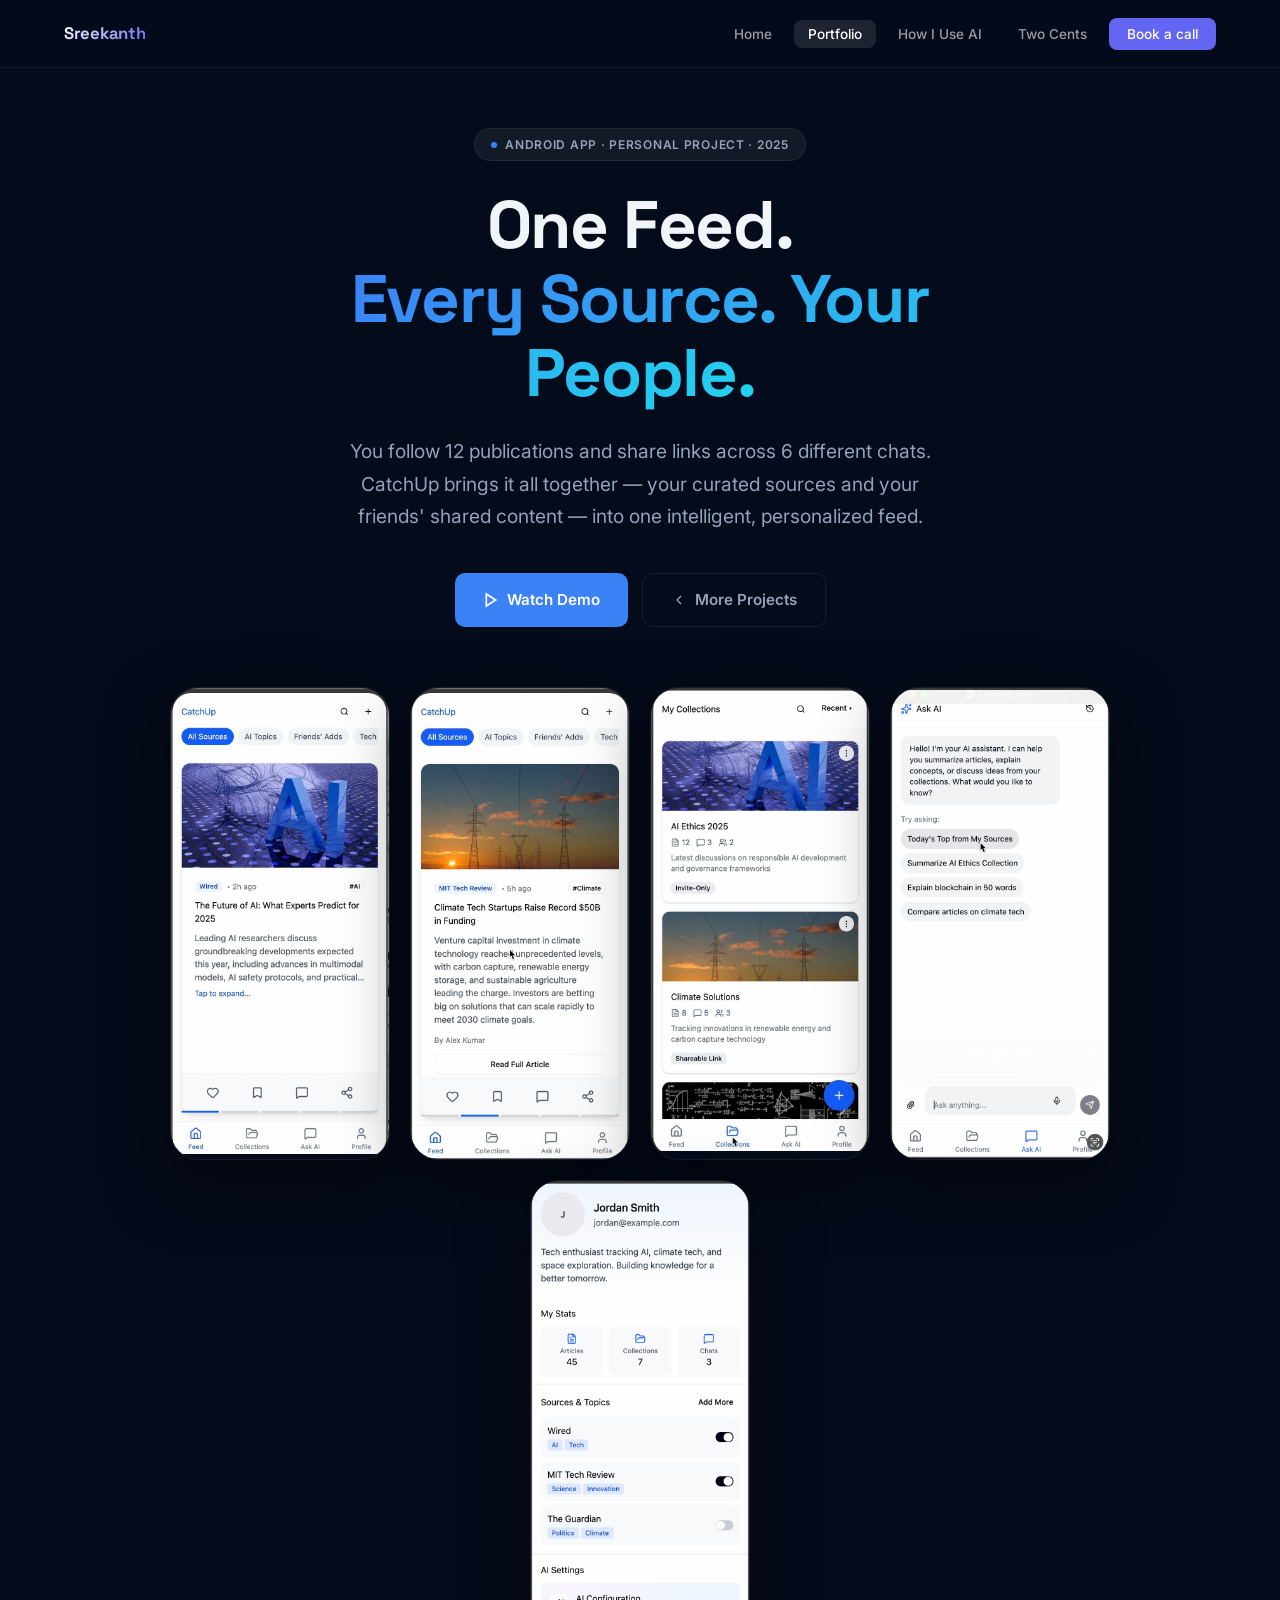
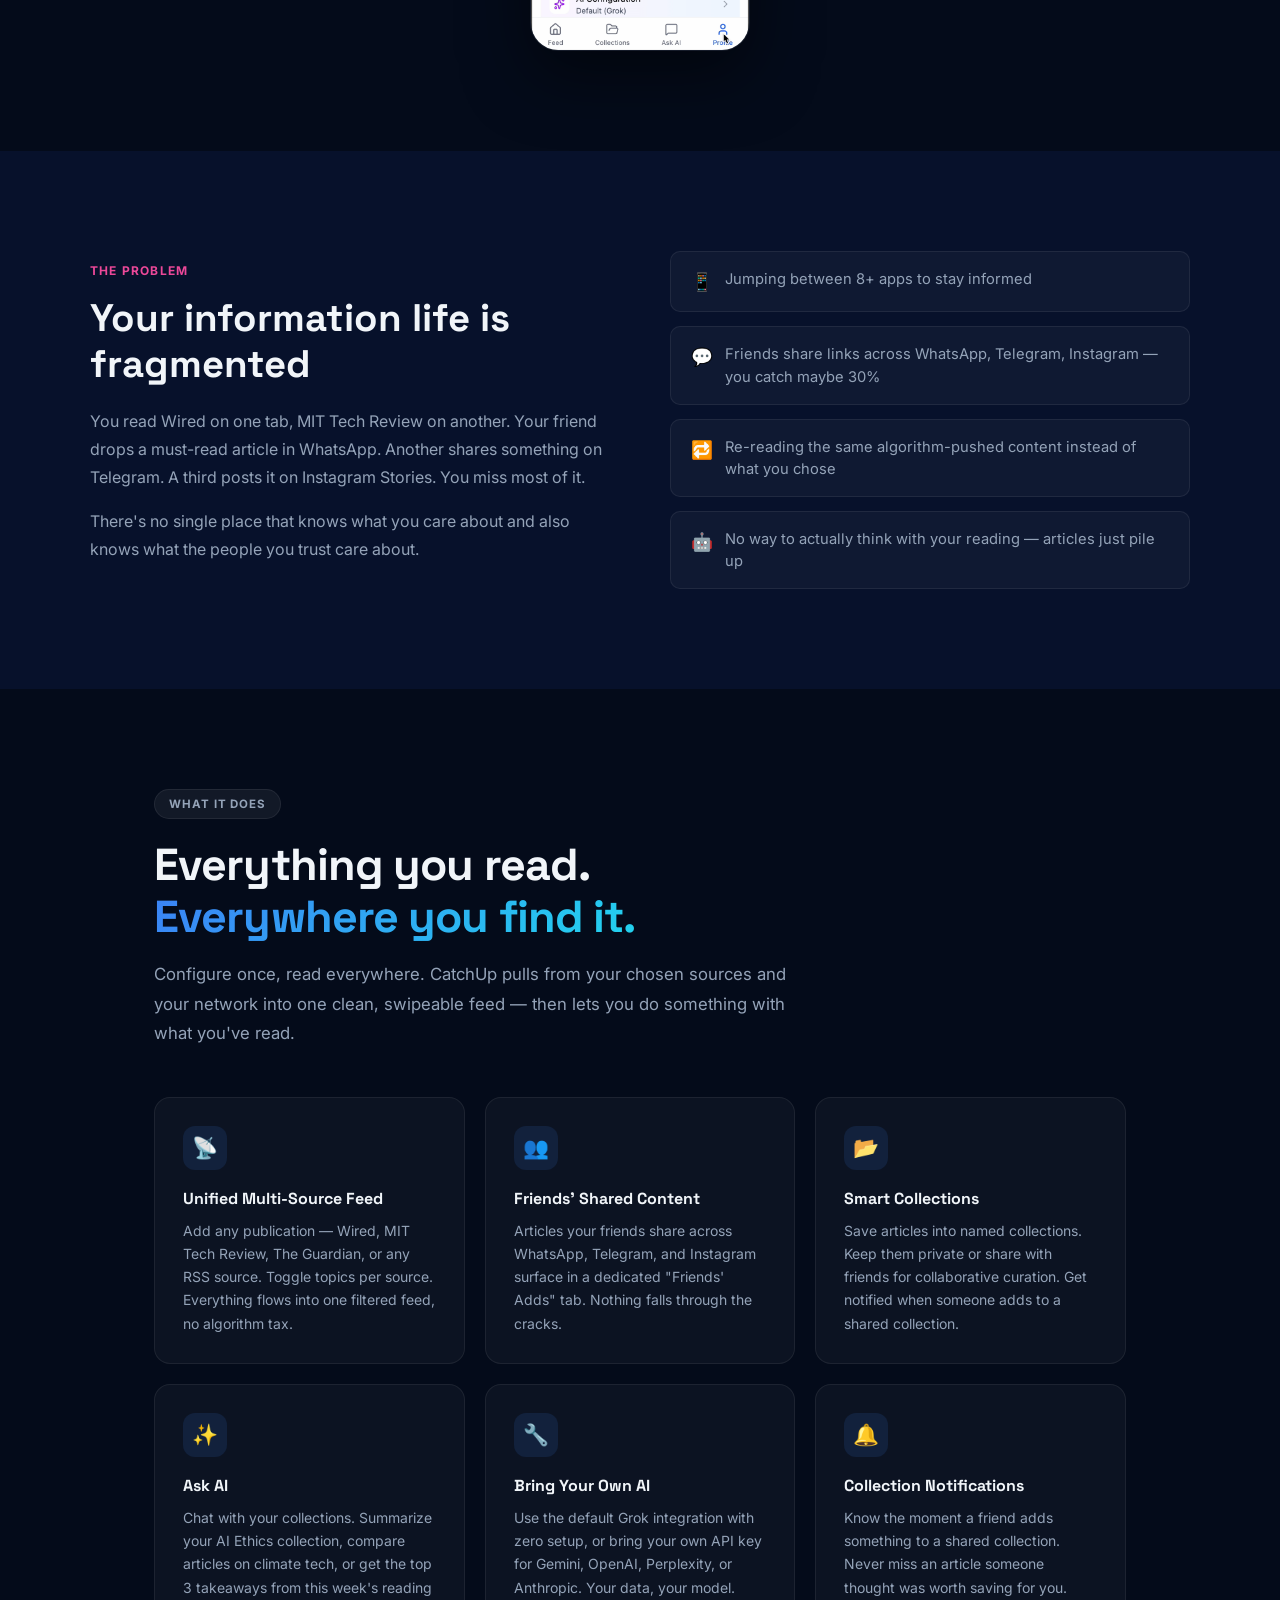
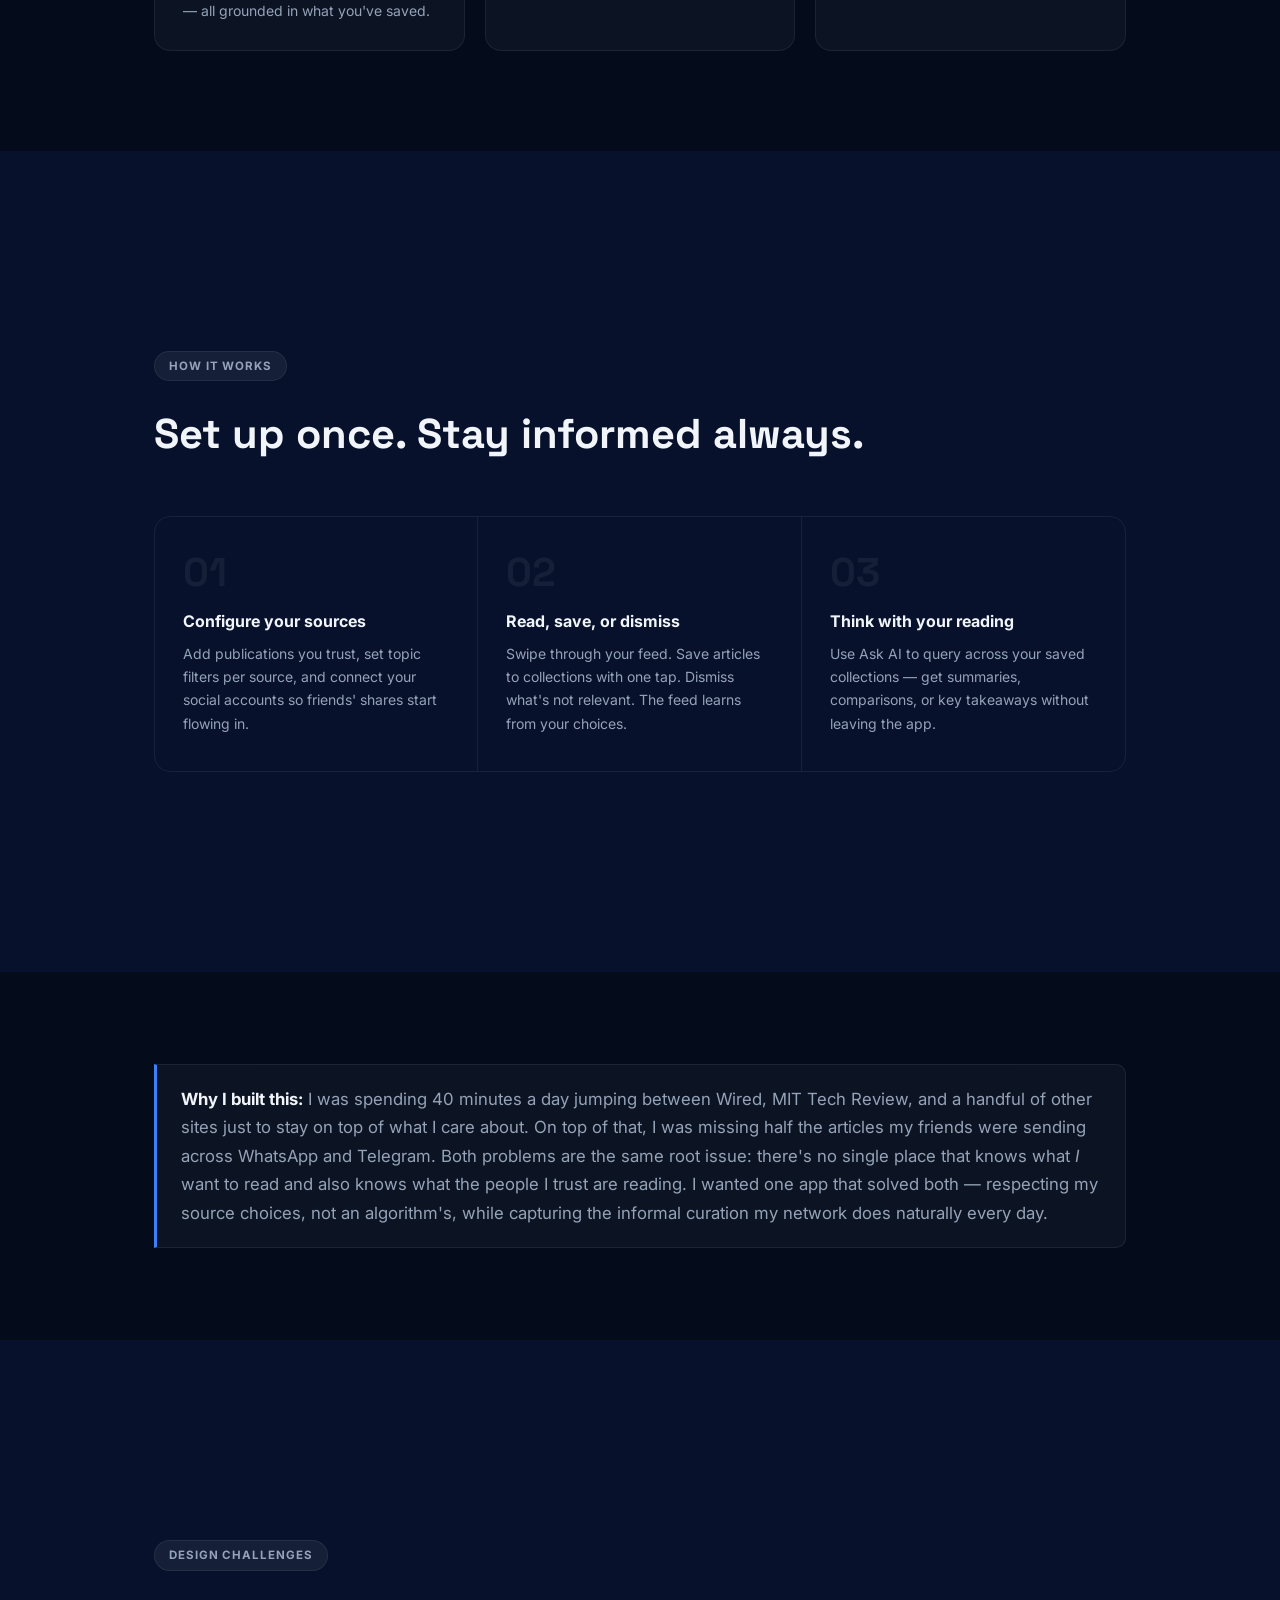
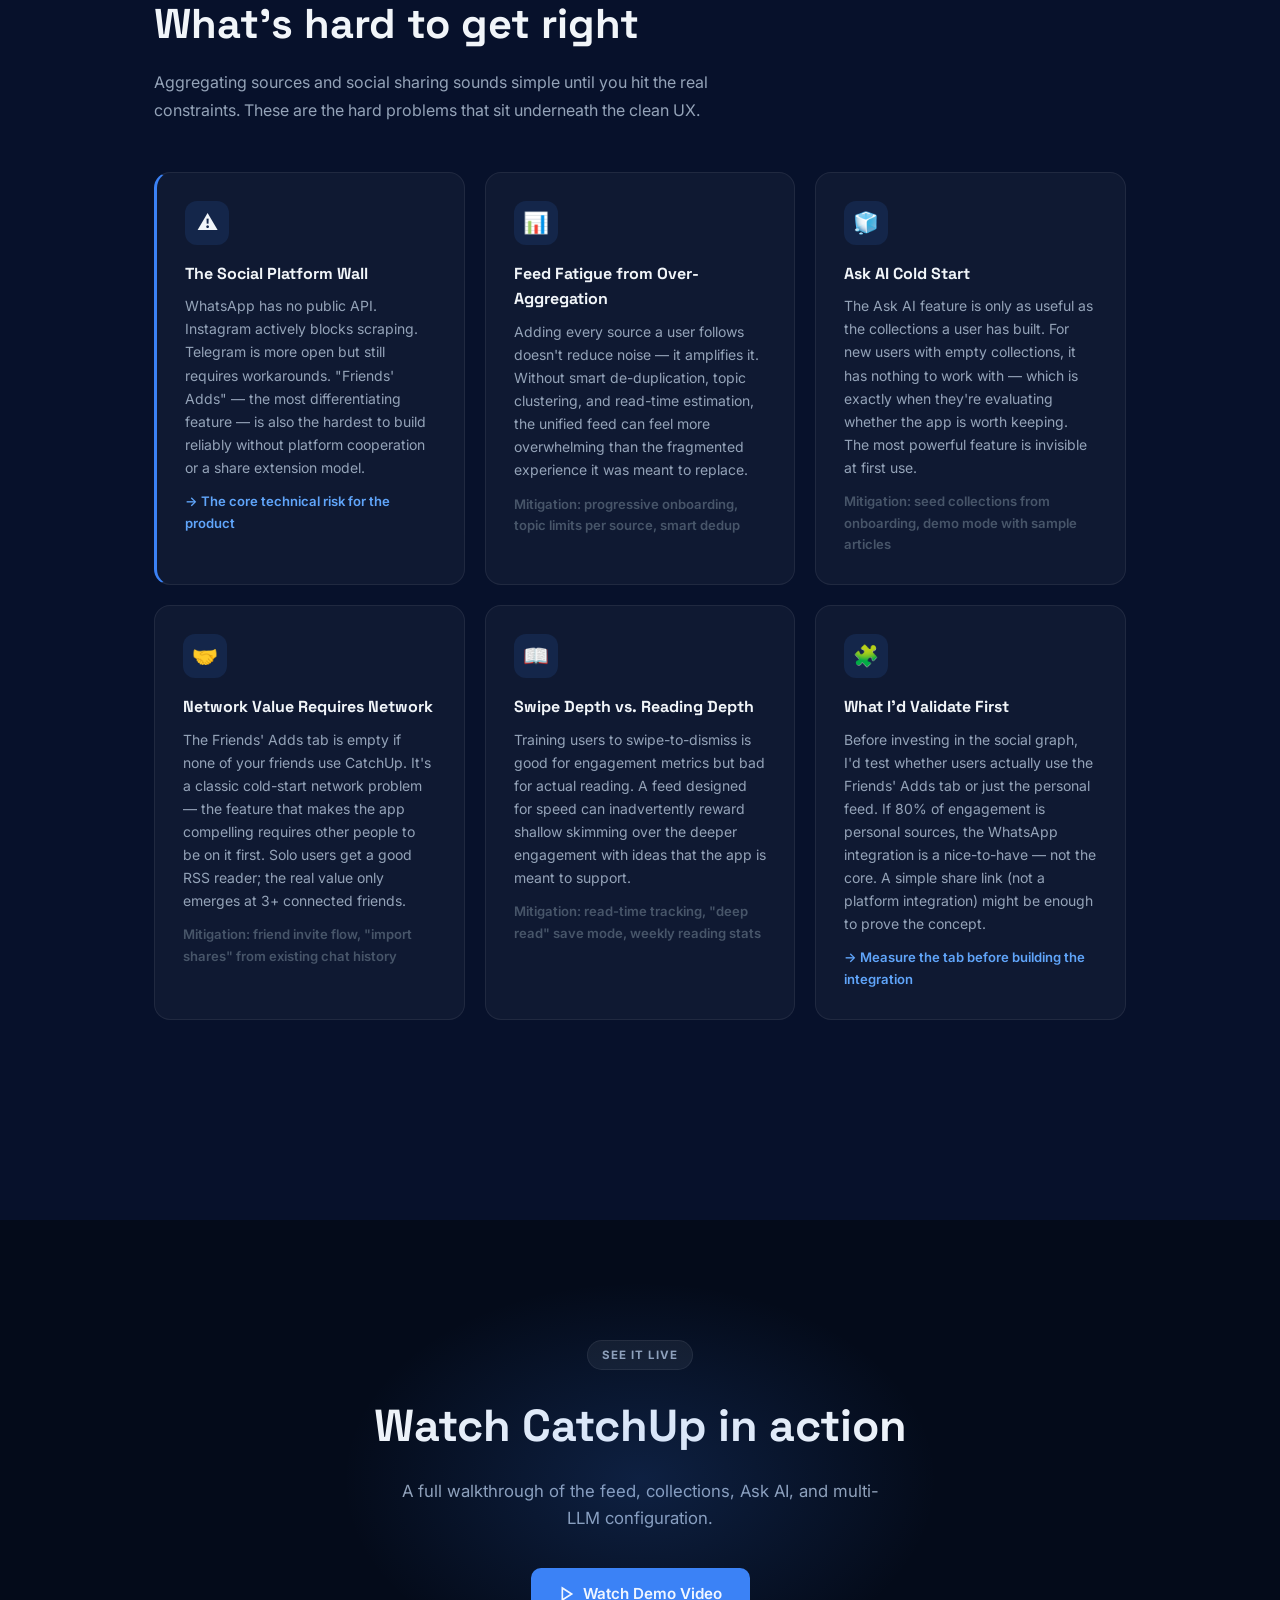
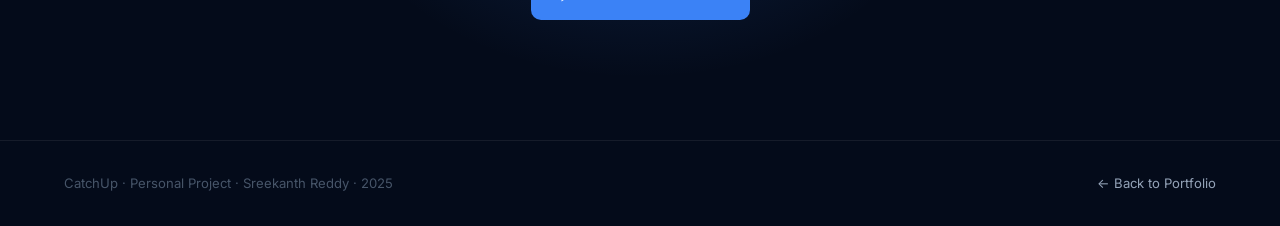
<file: catchup.html>
<!DOCTYPE html>
<html lang="en">
<head>
  <meta charset="UTF-8" />
  <meta name="viewport" content="width=device-width, initial-scale=1.0" />
  <title>CatchUp — One Feed. Every Source. Your People. | Sreekanth Reddy</title>
  <meta name="description" content="CatchUp is an Android app that unifies your curated publications and friends' shared content into one intelligent, personalized feed — no algorithm, just the sources and people you trust." />
  <meta name="robots" content="index, follow" />
  <link rel="canonical" href="https://sree-kanth.netlify.app/catchup.html" />

  <!-- JSON-LD Structured Data -->
  <script type="application/ld+json">
  {
    "@context": "https://schema.org",
    "@type": "SoftwareApplication",
    "name": "CatchUp",
    "alternateName": "CatchUp — One Feed. Every Source. Your People.",
    "description": "An Android app that unifies your curated publications and friends' shared content into one intelligent, personalized feed. No algorithm tax — just the sources you choose and the people you trust. Features multi-source RSS feed, friends' shared content from WhatsApp/Telegram/Instagram, smart collections, Ask AI, and multi-LLM support.",
    "applicationCategory": "NewsApplication",
    "operatingSystem": "Android 7.0+",
    "url": "https://sree-kanth.netlify.app/catchup.html",
    "featureList": [
      "Unified multi-source RSS feed",
      "Friends' shared content aggregation",
      "Smart collections with AI querying",
      "Ask AI across saved articles",
      "Multi-LLM support (Grok, Gemini, OpenAI, Perplexity, Anthropic)",
      "Collection notifications"
    ],
    "author": {
      "@type": "Person",
      "name": "Sreekanth Reddy",
      "url": "https://sree-kanth.netlify.app"
    },
    "dateCreated": "2025",
    "inLanguage": "en",
    "isPartOf": {
      "@type": "WebSite",
      "name": "Sreekanth Reddy Portfolio",
      "url": "https://sree-kanth.netlify.app"
    }
  }
  </script>

  <!-- Open Graph -->
  <meta property="og:type" content="website" />
  <meta property="og:url" content="https://sree-kanth.netlify.app/catchup.html" />
  <meta property="og:title" content="CatchUp — One Feed. Every Source. Your People." />
  <meta property="og:description" content="CatchUp unifies your curated publications and friends' shared content into one intelligent Android feed. No algorithm tax — just the sources you choose and the people you trust." />
  <meta property="og:site_name" content="Sreekanth Reddy" />

  <!-- Twitter Card -->
  <meta name="twitter:card" content="summary_large_image" />
  <meta name="twitter:title" content="CatchUp — One Feed. Every Source. Your People." />
  <meta name="twitter:description" content="CatchUp unifies your curated publications and friends' shared content into one intelligent Android feed. No algorithm tax — just the sources you choose and the people you trust." />

  <link rel="preconnect" href="https://fonts.googleapis.com" />
  <link rel="preconnect" href="https://fonts.gstatic.com" crossorigin />
  <link href="https://fonts.googleapis.com/css2?family=Inter:wght@300;400;500;600;700;800;900&family=Space+Grotesk:wght@400;500;600;700;800&display=swap" rel="stylesheet" />
  <link rel="stylesheet" href="./assets/project-page.css" />
  <style>
    :root {
      --hero-color: rgba(59,130,246,0.18);
      --hero-accent: #3b82f6;
      --hero-grad: linear-gradient(135deg, #3b82f6, #22d3ee);
    }
    .feature-icon { background: rgba(59,130,246,0.12); }
    .stat-val { color: #3b82f6; }
    nav {
      position: fixed; top: 0; left: 0; right: 0; z-index: 100;
      display: flex; align-items: center; justify-content: space-between;
      padding: 0 clamp(20px,5vw,80px); height: 68px;
      background: rgba(4,11,26,0.88); backdrop-filter: blur(20px);
      border-bottom: 1px solid rgba(255,255,255,0.055);
    }
    .nav-logo {
      font-family:'Space Grotesk',sans-serif; font-weight:700; font-size:1.05rem;
      background: linear-gradient(135deg,#fff 0%,#6366f1 100%);
      -webkit-background-clip:text; -webkit-text-fill-color:transparent;
      letter-spacing:-.3px; text-decoration:none;
    }
    
    .nav-links { display:flex; gap:8px; list-style:none; align-items:center; }
    .nav-links a { text-decoration:none; color:rgba(255,255,255,0.6); font-size:.85rem; font-weight:500; padding:6px 14px; border-radius:8px; transition:all .2s; }
    .nav-links a:hover { color:#fff; background:rgba(255,255,255,0.06); }
    .nav-links a.active { color:#fff; background:rgba(255,255,255,0.1); }
    .nav-cta { background:#6366f1!important; color:#fff!important; padding:8px 18px!important; border-radius:8px; }
    .nav-cta:hover { background:#4f46e5!important; }
    .hamburger { display:none; flex-direction:column; gap:5px; cursor:pointer; padding:8px; }
    .hamburger span { display:block; width:22px; height:2px; background:#fff; border-radius:2px; transition:all .2s; }
    @media(max-width:768px) {
      .nav-links { display:none; }
      .hamburger { display:flex; }
    }
    .mobile-nav {
      display:none; flex-direction:column; gap:4px;
      position:fixed; top:68px; left:0; right:0; z-index:99;
      background:rgba(4,11,26,0.97); padding:16px 24px 24px;
      border-bottom:1px solid rgba(255,255,255,0.08);
    }
    .mobile-nav.open { display:flex; }
    .mobile-nav a { color:rgba(255,255,255,0.7); text-decoration:none; font-size:.9rem; font-weight:500; padding:12px 0; border-bottom:1px solid rgba(255,255,255,0.06); }
    .mobile-nav a:hover { color:#fff; }
  </style>
</head>
<body>

<!-- NAV -->
<nav>
  <a href="index.html" class="nav-logo">Sreekanth</a>
  <ul class="nav-links">
    <li><a href="index.html">Home</a></li>
    <li><a href="index.html#portfolio" class="active">Portfolio</a></li>
    <li><a href="how-i-use-ai.html">How I Use AI</a></li>
    <li><a href="two-cents.html">Two Cents</a></li>
    <li><a href="index.html#contact" class="nav-cta">Book a call</a></li>
  </ul>
  <div class="hamburger" id="hamburger" onclick="document.getElementById('mobile-nav').classList.toggle('open')">
    <span></span><span></span><span></span>
  </div>
</nav>

<div class="mobile-nav" id="mobile-nav">
  <a href="index.html" onclick="document.getElementById('mobile-nav').classList.remove('open')">Home</a>
  <a href="index.html#portfolio" onclick="document.getElementById('mobile-nav').classList.remove('open')">Portfolio</a>
  <a href="how-i-use-ai.html">How I Use AI</a>
  <a href="two-cents.html">Two Cents</a>
  <a href="index.html#contact" onclick="document.getElementById('mobile-nav').classList.remove('open')">Book a call</a>
</div>

<!-- HERO -->
<section class="project-hero">
  <div class="hero-glow"></div>
  <div class="hero-tag"><span class="dot"></span>Android App · Personal Project · 2025</div>
  <h1>One Feed.<br><span class="grad">Every Source. Your People.</span></h1>
  <p class="hero-sub">
    You follow 12 publications and share links across 6 different chats. CatchUp brings it all together — your curated sources and your friends' shared content — into one intelligent, personalized feed.
  </p>
  <div class="hero-btns">
    <a href="https://drive.google.com/file/d/1r309cdYfvvWQbYufuiqINrPvdjjPC46c/view?usp=drive_link" target="_blank" rel="noopener" class="btn-primary">
      <svg width="16" height="16" fill="none" stroke="currentColor" stroke-width="2.5" viewBox="0 0 24 24"><polygon points="5 3 19 12 5 21 5 3"/></svg>
      Watch Demo
    </a>
    <a href="./index.html#side-projects" class="btn-outline">
      <svg width="16" height="16" fill="none" stroke="currentColor" stroke-width="2" viewBox="0 0 24 24"><polyline points="15 18 9 12 15 6"/></svg>
      More Projects
    </a>
  </div>

  <div class="phone-row" id="catchup-screenshots">
    <div class="phone-frame">
      <img src="./assets/catchup-feed-1.jpg" alt="CatchUp feed — Wired AI article" />
    </div>
    <div class="phone-frame">
      <img src="./assets/catchup-feed-2.jpg" alt="CatchUp feed — MIT Tech Review climate article" />
    </div>
    <div class="phone-frame">
      <img src="./assets/catchup-collections.jpg" alt="CatchUp My Collections screen" />
    </div>
    <div class="phone-frame">
      <img src="./assets/catchup-ask-ai.png" alt="CatchUp Ask AI screen" />
    </div>
    <div class="phone-frame">
      <img src="./assets/catchup-profile.png" alt="CatchUp Profile and Sources screen" />
    </div>
  </div>
</section>

<!-- PROBLEM -->
<div class="problem-section">
  <div class="problem-inner">
    <div>
      <div class="problem-label">The Problem</div>
      <h2>Your information life is fragmented</h2>
      <p>You read Wired on one tab, MIT Tech Review on another. Your friend drops a must-read article in WhatsApp. Another shares something on Telegram. A third posts it on Instagram Stories. You miss most of it.</p>
      <p>There's no single place that knows what you care about and also knows what the people you trust care about.</p>
    </div>
    <ul class="pain-list">
      <li><span class="icon">📱</span>Jumping between 8+ apps to stay informed</li>
      <li><span class="icon">💬</span>Friends share links across WhatsApp, Telegram, Instagram — you catch maybe 30%</li>
      <li><span class="icon">🔁</span>Re-reading the same algorithm-pushed content instead of what you chose</li>
      <li><span class="icon">🤖</span>No way to actually think with your reading — articles just pile up</li>
    </ul>
  </div>
</div>

<!-- FEATURES -->
<section class="section">
  <div class="section-tag">What It Does</div>
  <h2>Everything you read.<br><span class="grad">Everywhere you find it.</span></h2>
  <p class="section-desc">Configure once, read everywhere. CatchUp pulls from your chosen sources and your network into one clean, swipeable feed — then lets you do something with what you've read.</p>

  <div class="features-grid">
    <div class="feature-card">
      <div class="feature-icon">📡</div>
      <h3>Unified Multi-Source Feed</h3>
      <p>Add any publication — Wired, MIT Tech Review, The Guardian, or any RSS source. Toggle topics per source. Everything flows into one filtered feed, no algorithm tax.</p>
    </div>
    <div class="feature-card">
      <div class="feature-icon">👥</div>
      <h3>Friends' Shared Content</h3>
      <p>Articles your friends share across WhatsApp, Telegram, and Instagram surface in a dedicated "Friends' Adds" tab. Nothing falls through the cracks.</p>
    </div>
    <div class="feature-card">
      <div class="feature-icon">📂</div>
      <h3>Smart Collections</h3>
      <p>Save articles into named collections. Keep them private or share with friends for collaborative curation. Get notified when someone adds to a shared collection.</p>
    </div>
    <div class="feature-card">
      <div class="feature-icon">✨</div>
      <h3>Ask AI</h3>
      <p>Chat with your collections. Summarize your AI Ethics collection, compare articles on climate tech, or get the top 3 takeaways from this week's reading — all grounded in what you've saved.</p>
    </div>
    <div class="feature-card">
      <div class="feature-icon">🔧</div>
      <h3>Bring Your Own AI</h3>
      <p>Use the default Grok integration with zero setup, or bring your own API key for Gemini, OpenAI, Perplexity, or Anthropic. Your data, your model.</p>
    </div>
    <div class="feature-card">
      <div class="feature-icon">🔔</div>
      <h3>Collection Notifications</h3>
      <p>Know the moment a friend adds something to a shared collection. Never miss an article someone thought was worth saving for you.</p>
    </div>
  </div>
</section>

<!-- HOW IT WORKS -->
<div class="how-section problem-section">
  <div style="max-width:1100px; margin:0 auto; padding: clamp(60px,8vw,100px) clamp(20px,5vw,80px);">
    <div class="section-tag">How It Works</div>
    <h2 style="font-family:'Space Grotesk',sans-serif; font-size:clamp(1.8rem,4vw,2.6rem); font-weight:800; margin-bottom:48px;">Set up once. Stay informed always.</h2>
    <div class="steps-row" style="border: 1px solid var(--card-border); border-radius: var(--radius);">
      <div class="step">
        <div class="step-num">01</div>
        <h3>Configure your sources</h3>
        <p>Add publications you trust, set topic filters per source, and connect your social accounts so friends' shares start flowing in.</p>
      </div>
      <div class="step">
        <div class="step-num">02</div>
        <h3>Read, save, or dismiss</h3>
        <p>Swipe through your feed. Save articles to collections with one tap. Dismiss what's not relevant. The feed learns from your choices.</p>
      </div>
      <div class="step">
        <div class="step-num">03</div>
        <h3>Think with your reading</h3>
        <p>Use Ask AI to query across your saved collections — get summaries, comparisons, or key takeaways without leaving the app.</p>
      </div>
    </div>
  </div>
</div>

<!-- HIGHLIGHT -->
<section class="section" style="padding-top: 60px; padding-bottom: 60px;">
  <div class="highlight-box">
    <strong>Why I built this:</strong> I was spending 40 minutes a day jumping between Wired, MIT Tech Review, and a handful of other sites just to stay on top of what I care about. On top of that, I was missing half the articles my friends were sending across WhatsApp and Telegram. Both problems are the same root issue: there's no single place that knows what <em>I</em> want to read and also knows what the people I trust are reading. I wanted one app that solved both — respecting my source choices, not an algorithm's, while capturing the informal curation my network does naturally every day.
  </div>
</section>

<!-- DESIGN CHALLENGES -->
<div class="problem-section">
  <div style="max-width:1100px; margin:0 auto; padding: clamp(60px,8vw,100px) clamp(20px,5vw,80px);">
    <div class="section-tag">Design Challenges</div>
    <h2 style="font-family:'Space Grotesk',sans-serif; font-size:clamp(1.8rem,4vw,2.6rem); font-weight:800; margin-bottom:12px;">What's hard to get right</h2>
    <p style="color:var(--text-muted); font-size:1rem; max-width:600px; margin-bottom:48px; line-height:1.7;">Aggregating sources and social sharing sounds simple until you hit the real constraints. These are the hard problems that sit underneath the clean UX.</p>

    <div class="features-grid">
      <div class="feature-card" style="border-left: 3px solid #3b82f6;">
        <div class="feature-icon">⚠️</div>
        <h3>The Social Platform Wall</h3>
        <p>WhatsApp has no public API. Instagram actively blocks scraping. Telegram is more open but still requires workarounds. "Friends' Adds" — the most differentiating feature — is also the hardest to build reliably without platform cooperation or a share extension model.</p>
        <p style="font-size:0.82rem; color:#60a5fa; margin-top:12px; font-weight:600;">→ The core technical risk for the product</p>
      </div>

      <div class="feature-card">
        <div class="feature-icon">📊</div>
        <h3>Feed Fatigue from Over-Aggregation</h3>
        <p>Adding every source a user follows doesn't reduce noise — it amplifies it. Without smart de-duplication, topic clustering, and read-time estimation, the unified feed can feel more overwhelming than the fragmented experience it was meant to replace.</p>
        <p style="font-size:0.82rem; color:var(--text-dim); margin-top:12px; font-weight:600;">Mitigation: progressive onboarding, topic limits per source, smart dedup</p>
      </div>

      <div class="feature-card">
        <div class="feature-icon">🧊</div>
        <h3>Ask AI Cold Start</h3>
        <p>The Ask AI feature is only as useful as the collections a user has built. For new users with empty collections, it has nothing to work with — which is exactly when they're evaluating whether the app is worth keeping. The most powerful feature is invisible at first use.</p>
        <p style="font-size:0.82rem; color:var(--text-dim); margin-top:12px; font-weight:600;">Mitigation: seed collections from onboarding, demo mode with sample articles</p>
      </div>

      <div class="feature-card">
        <div class="feature-icon">🤝</div>
        <h3>Network Value Requires Network</h3>
        <p>The Friends' Adds tab is empty if none of your friends use CatchUp. It's a classic cold-start network problem — the feature that makes the app compelling requires other people to be on it first. Solo users get a good RSS reader; the real value only emerges at 3+ connected friends.</p>
        <p style="font-size:0.82rem; color:var(--text-dim); margin-top:12px; font-weight:600;">Mitigation: friend invite flow, "import shares" from existing chat history</p>
      </div>

      <div class="feature-card">
        <div class="feature-icon">📖</div>
        <h3>Swipe Depth vs. Reading Depth</h3>
        <p>Training users to swipe-to-dismiss is good for engagement metrics but bad for actual reading. A feed designed for speed can inadvertently reward shallow skimming over the deeper engagement with ideas that the app is meant to support.</p>
        <p style="font-size:0.82rem; color:var(--text-dim); margin-top:12px; font-weight:600;">Mitigation: read-time tracking, "deep read" save mode, weekly reading stats</p>
      </div>

      <div class="feature-card">
        <div class="feature-icon">🧩</div>
        <h3>What I'd Validate First</h3>
        <p>Before investing in the social graph, I'd test whether users actually use the Friends' Adds tab or just the personal feed. If 80% of engagement is personal sources, the WhatsApp integration is a nice-to-have — not the core. A simple share link (not a platform integration) might be enough to prove the concept.</p>
        <p style="font-size:0.82rem; color:#60a5fa; margin-top:12px; font-weight:600;">→ Measure the tab before building the integration</p>
      </div>
    </div>
  </div>
</div>

<!-- DEMO CTA -->
<section class="demo-section">
  <div class="section-tag" style="display:inline-block; margin-bottom:20px;">See It Live</div>
  <h2>Watch CatchUp in action</h2>
  <p>A full walkthrough of the feed, collections, Ask AI, and multi-LLM configuration.</p>
  <a href="https://drive.google.com/file/d/1r309cdYfvvWQbYufuiqINrPvdjjPC46c/view?usp=drive_link" target="_blank" rel="noopener" class="btn-primary" style="background:#3b82f6;">
    <svg width="16" height="16" fill="none" stroke="currentColor" stroke-width="2.5" viewBox="0 0 24 24"><polygon points="5 3 19 12 5 21 5 3"/></svg>
    Watch Demo Video
  </a>
</section>

<!-- FOOTER -->
<footer class="project-footer">
  <p>CatchUp · Personal Project · Sreekanth Reddy · 2025</p>
  <a href="./index.html" class="footer-back">← Back to Portfolio</a>
</footer>

</body>
</html>
</file>
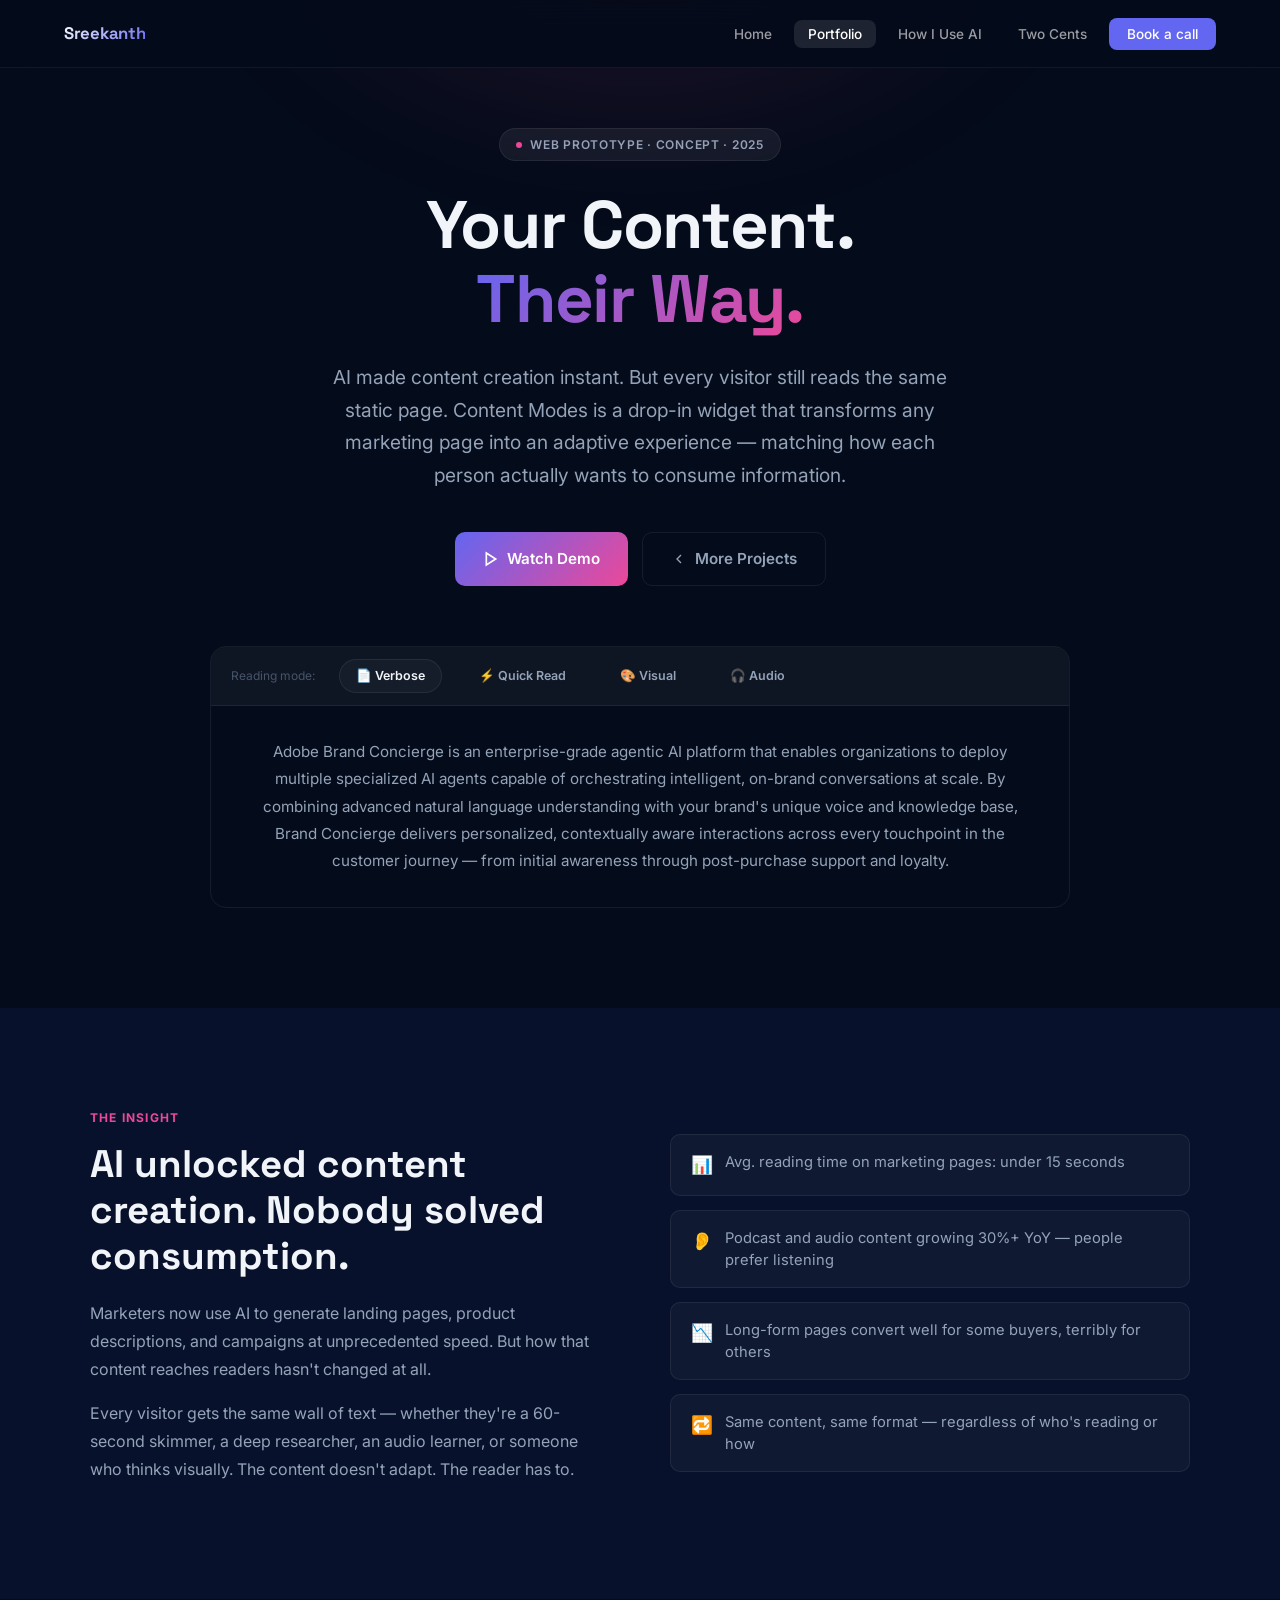
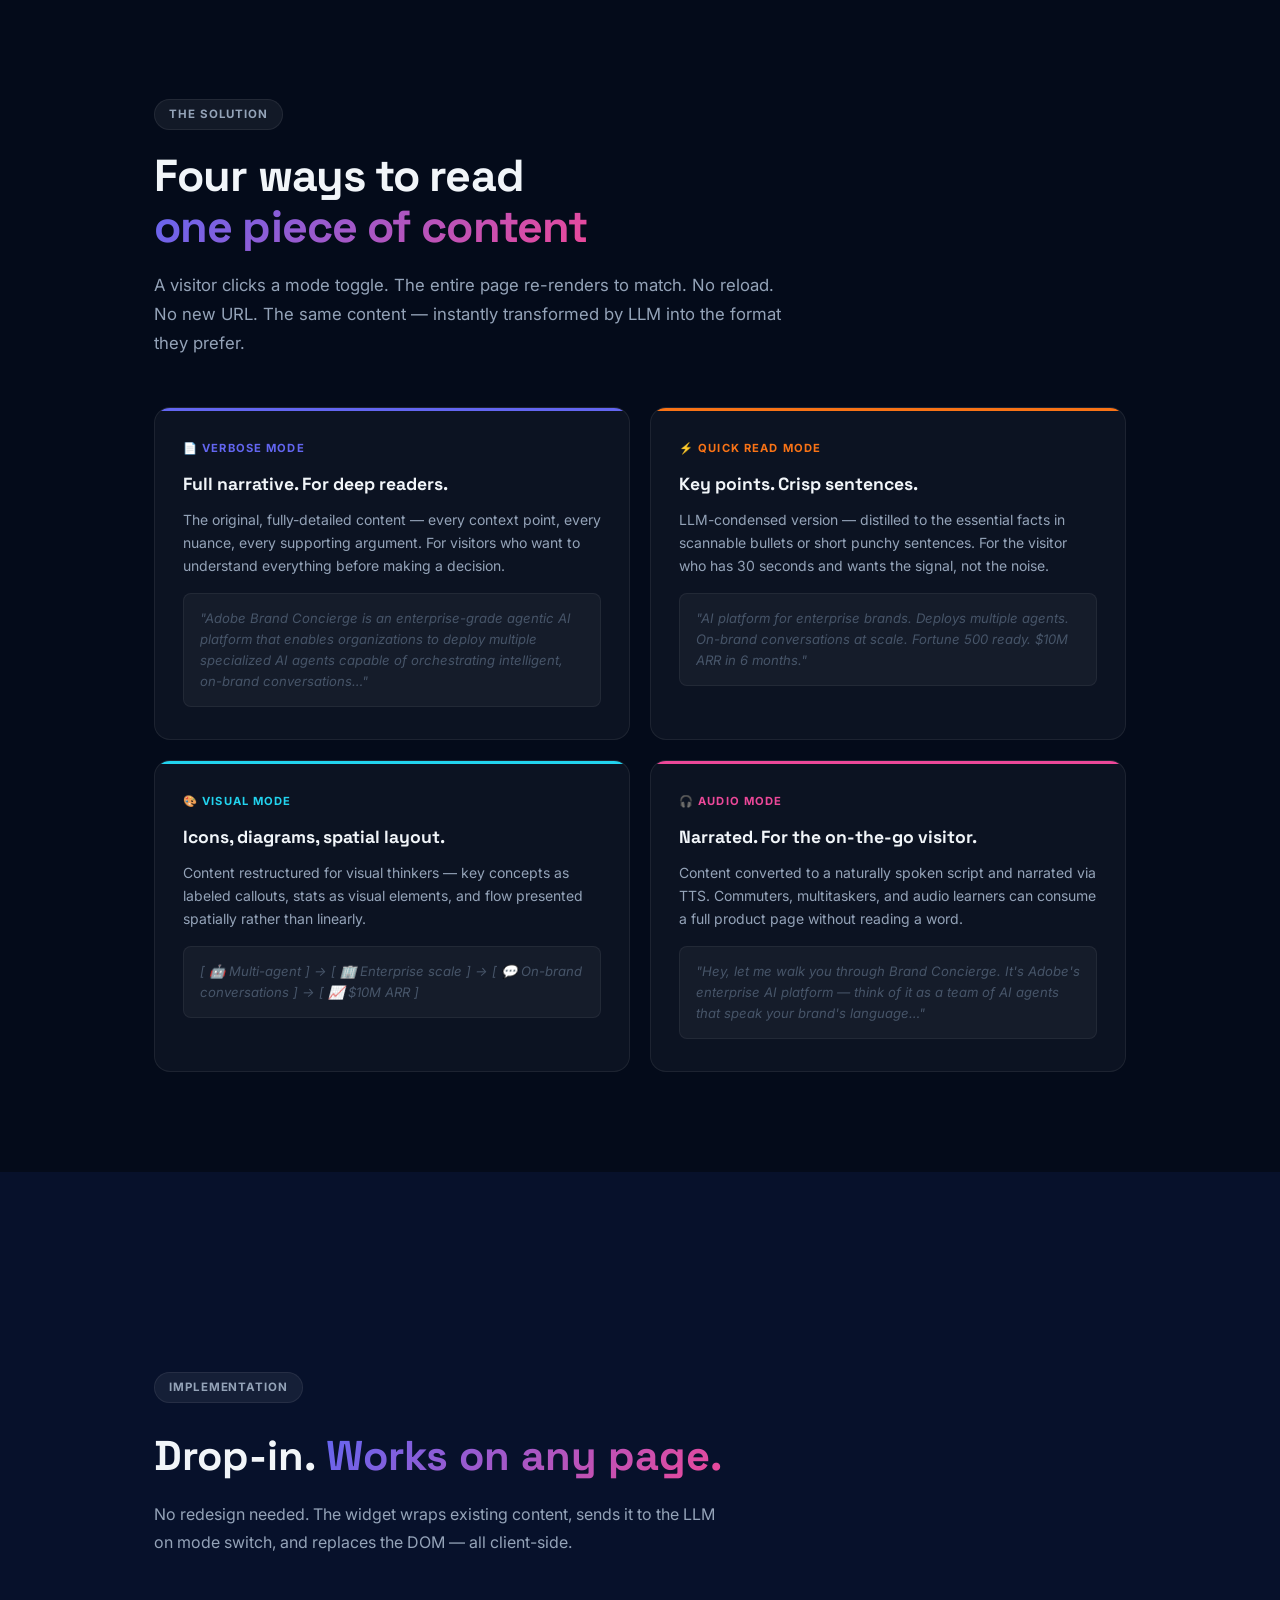
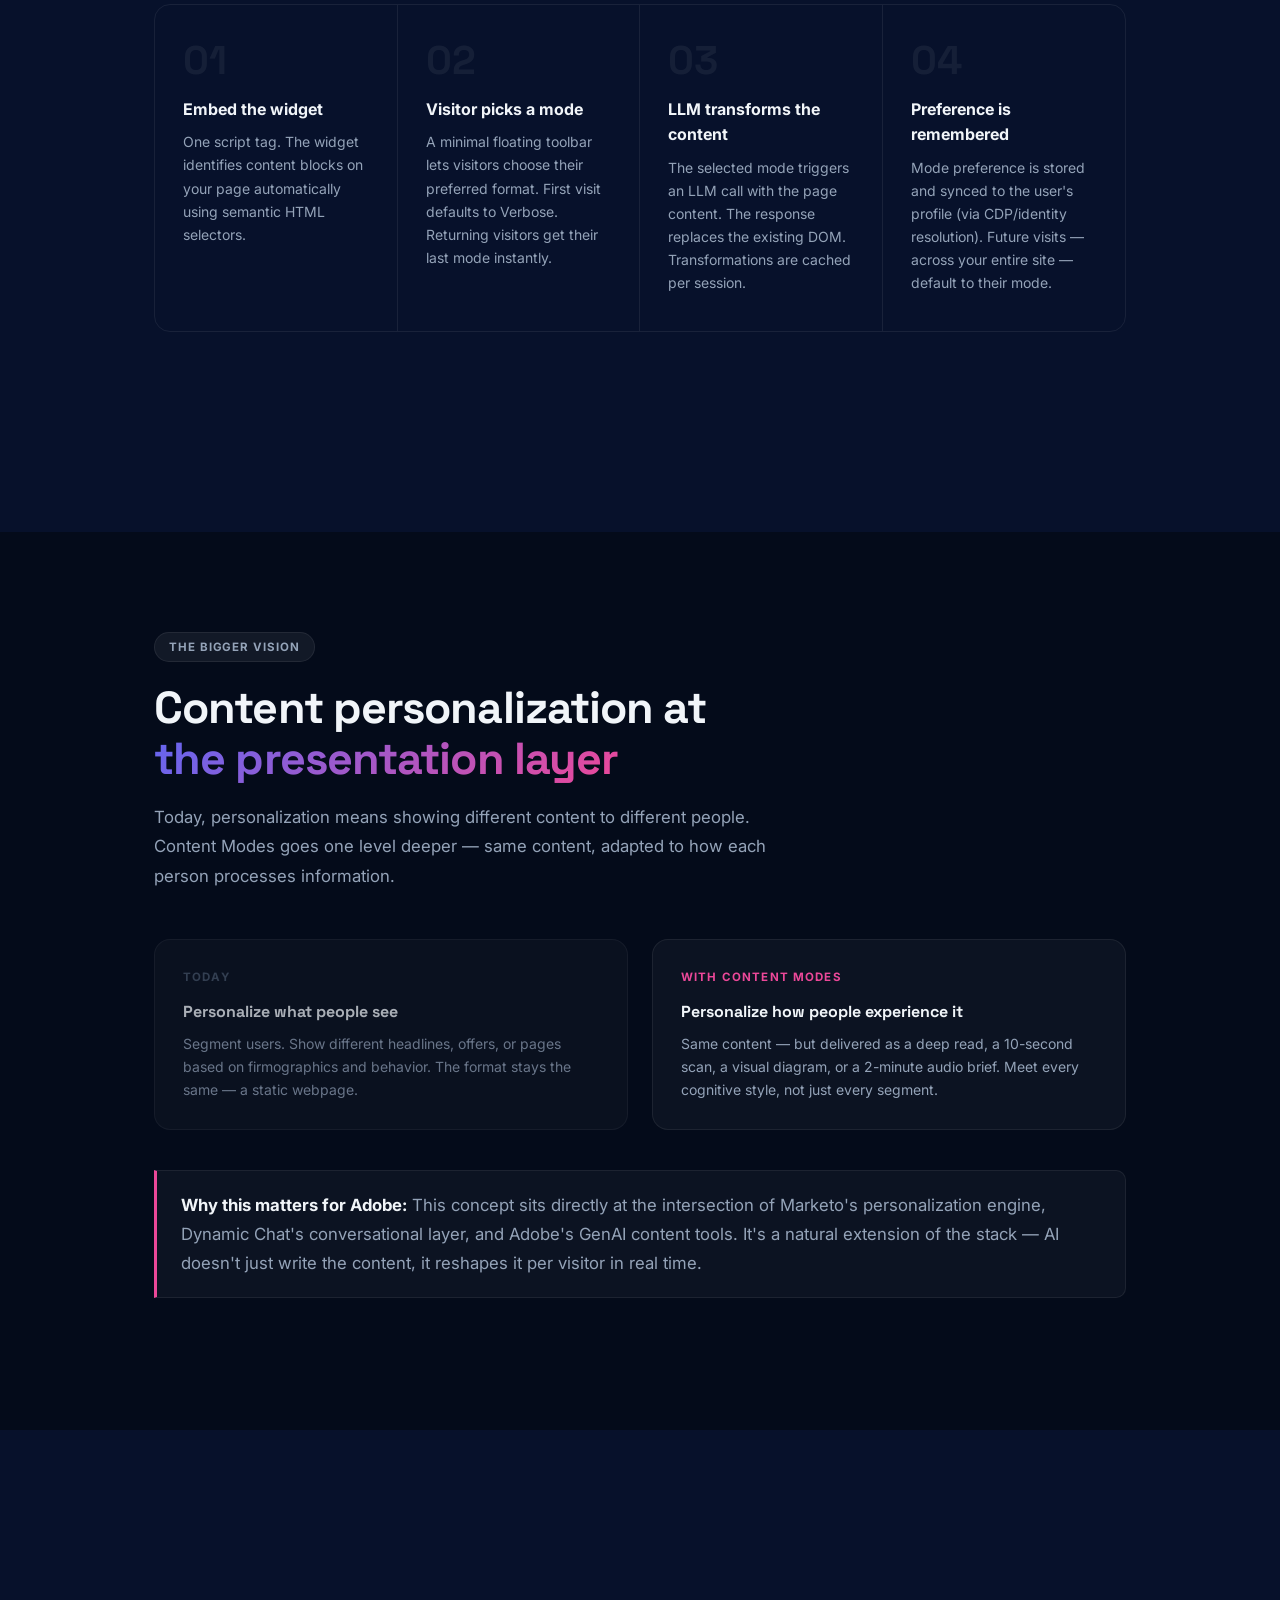
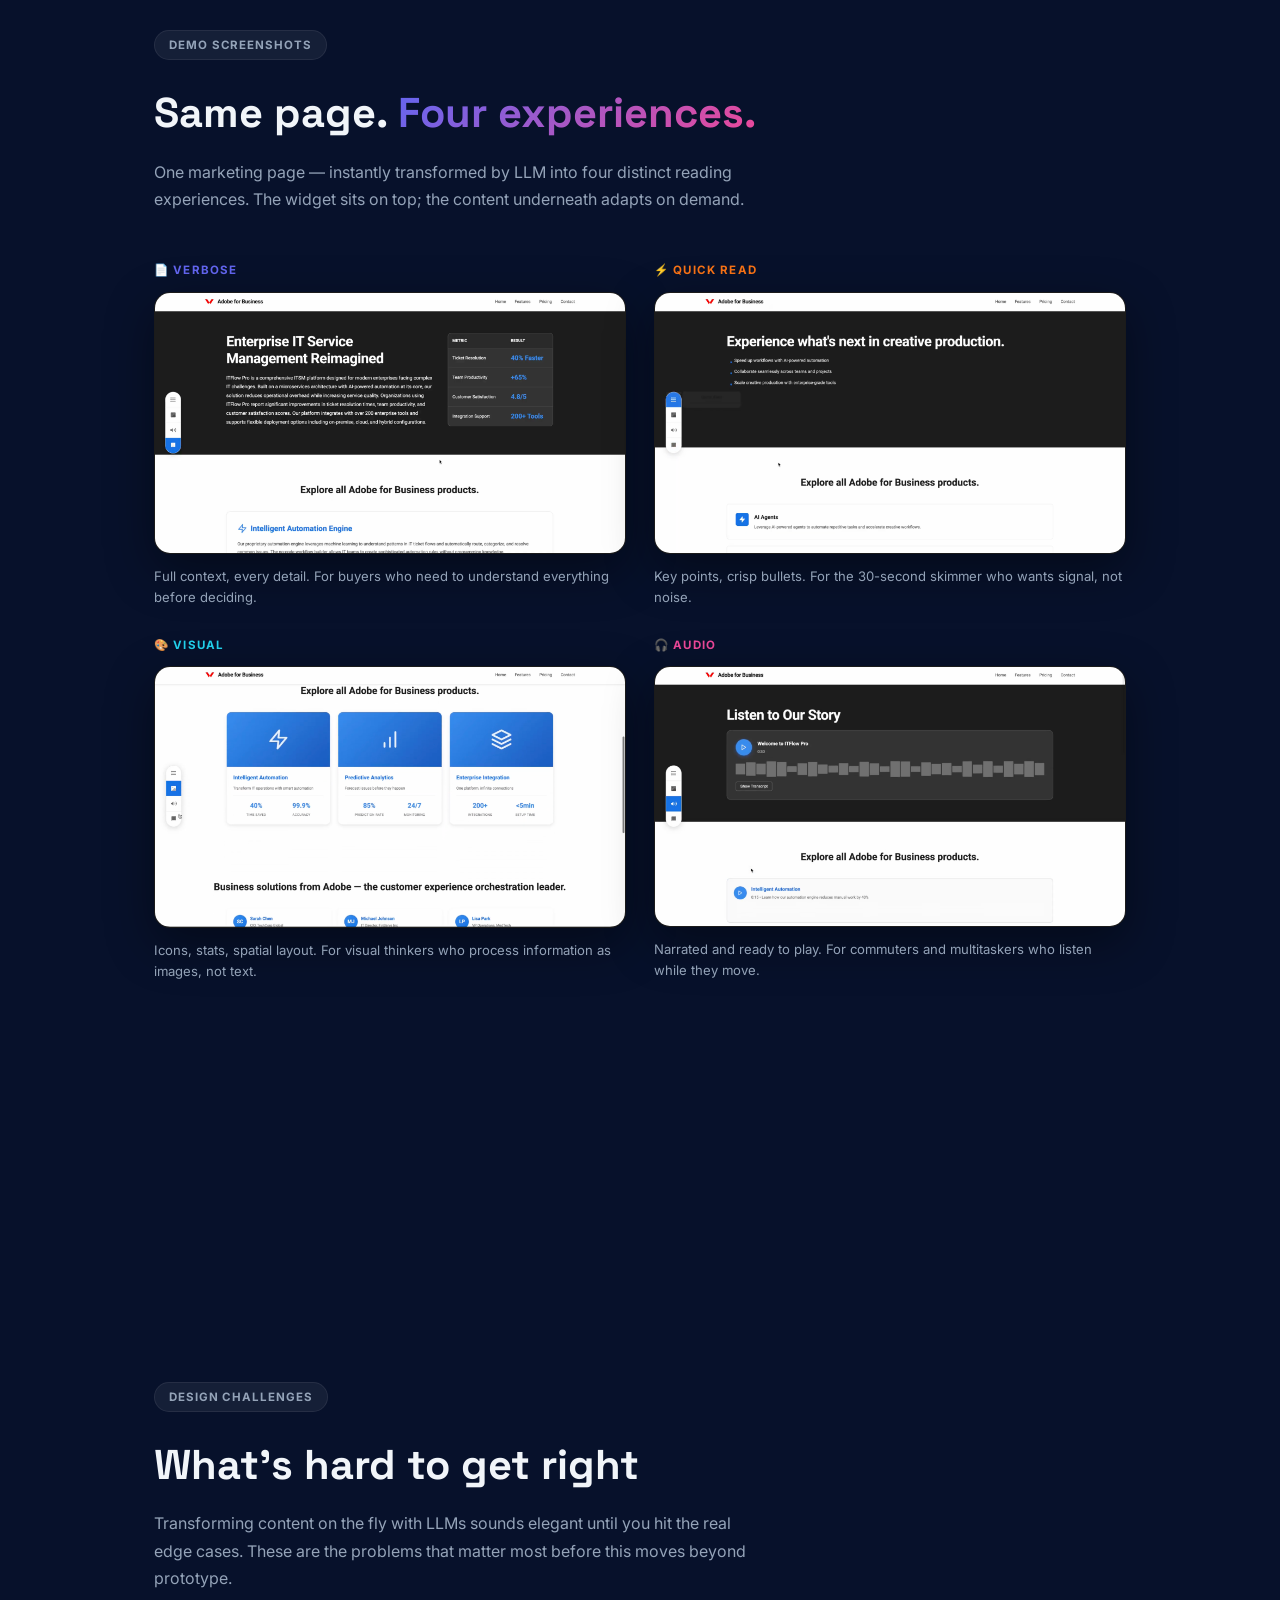
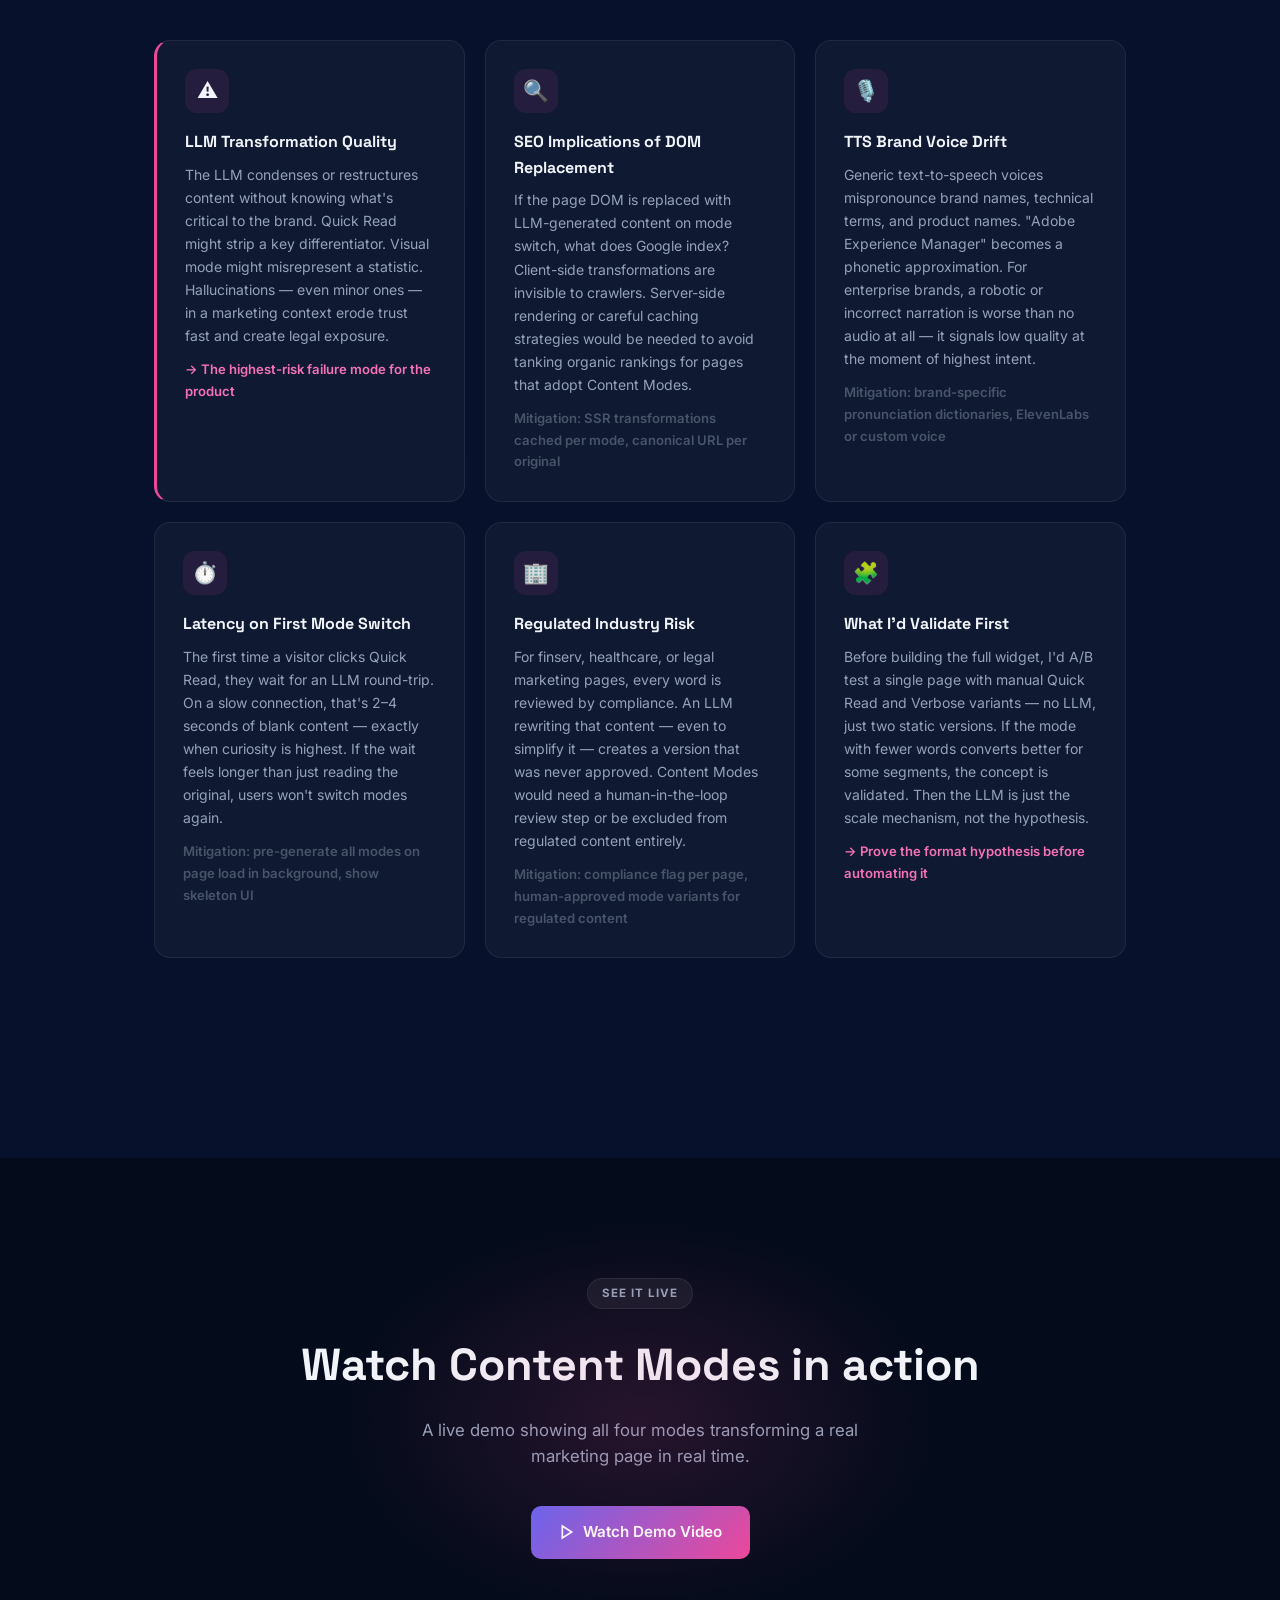
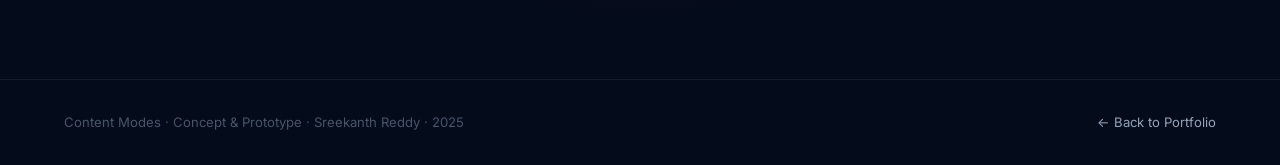
<file: content-modes.html>
<!DOCTYPE html>
<html lang="en">
<head>
  <meta charset="UTF-8" />
  <meta name="viewport" content="width=device-width, initial-scale=1.0" />
  <title>Content Modes — AI-Powered Email Content Design | Sreekanth Reddy</title>
  <meta name="description" content="Content Modes is an AI-powered content design tool that enables enterprise marketers to build, test, and deploy adaptive email experiences at scale — delivering billions of customer engagements." />
  <meta name="robots" content="index, follow" />
  <link rel="canonical" href="https://sree-kanth.netlify.app/content-modes.html" />

  <!-- JSON-LD Structured Data -->
  <script type="application/ld+json">
  {
    "@context": "https://schema.org",
    "@type": "SoftwareApplication",
    "name": "Content Modes",
    "alternateName": "Content Modes — Adaptive Content for Every Reader",
    "description": "A drop-in LLM-powered widget that transforms any marketing page into 4 adaptive reading modes: Verbose (full detail), Quick Read (bullet points), Visual (key visuals and callouts), and Audio (text-to-speech). Built for enterprise marketers to serve diverse reader preferences without maintaining multiple versions of content.",
    "applicationCategory": "BusinessApplication",
    "operatingSystem": "Web",
    "url": "https://sree-kanth.netlify.app/content-modes.html",
    "featureList": [
      "4 adaptive reading modes (Verbose, Quick Read, Visual, Audio)",
      "LLM-powered content transformation",
      "Drop-in JavaScript widget",
      "Reader preference memory",
      "Zero content duplication",
      "Enterprise marketer focused"
    ],
    "author": {
      "@type": "Person",
      "name": "Sreekanth Reddy",
      "url": "https://sree-kanth.netlify.app"
    },
    "dateCreated": "2025",
    "inLanguage": "en",
    "isPartOf": {
      "@type": "WebSite",
      "name": "Sreekanth Reddy Portfolio",
      "url": "https://sree-kanth.netlify.app"
    }
  }
  </script>

  <!-- Open Graph -->
  <meta property="og:type" content="website" />
  <meta property="og:url" content="https://sree-kanth.netlify.app/content-modes.html" />
  <meta property="og:title" content="Content Modes — AI-Powered Email Content Design" />
  <meta property="og:description" content="Content Modes enables enterprise marketers to build, test, and deploy adaptive email experiences at scale — delivering billions of customer engagements." />
  <meta property="og:site_name" content="Sreekanth Reddy" />

  <!-- Twitter Card -->
  <meta name="twitter:card" content="summary_large_image" />
  <meta name="twitter:title" content="Content Modes — AI-Powered Email Content Design" />
  <meta name="twitter:description" content="Content Modes enables enterprise marketers to build, test, and deploy adaptive email experiences at scale — delivering billions of customer engagements." />

  <link rel="preconnect" href="https://fonts.googleapis.com" />
  <link rel="preconnect" href="https://fonts.gstatic.com" crossorigin />
  <link href="https://fonts.googleapis.com/css2?family=Inter:wght@300;400;500;600;700;800;900&family=Space+Grotesk:wght@400;500;600;700;800&display=swap" rel="stylesheet" />
  <link rel="stylesheet" href="./assets/project-page.css" />
  <style>
    :root {
      --hero-color: rgba(236,72,153,0.15);
      --hero-accent: #ec4899;
      --hero-grad: linear-gradient(135deg, #6366f1, #ec4899);
    }
    .feature-icon { background: rgba(236,72,153,0.1); }
    .stat-val { color: #ec4899; }

    /* Live demo strip */
    .demo-strip {
      max-width: 860px; margin: 60px auto 0;
      border: 1px solid var(--card-border); border-radius: var(--radius); overflow: hidden;
    }
    .demo-strip-header {
      background: rgba(255,255,255,0.04); border-bottom: 1px solid var(--card-border);
      padding: 12px 20px; display: flex; align-items: center; gap: 20px;
    }
    .mode-tab {
      padding: 6px 16px; border-radius: 999px; font-size: 0.78rem; font-weight: 600;
      cursor: pointer; border: 1px solid transparent; transition: all .2s;
      color: var(--text-muted);
    }
    .mode-tab.active { background: var(--card); border-color: var(--card-border); color: var(--text); }
    .demo-content { padding: 32px; }
    .demo-content p { font-size: 0.95rem; color: var(--text-muted); line-height: 1.8; }

    /* Screenshot grid */
    .screenshot-grid {
      display: grid; grid-template-columns: 1fr 1fr; gap: 28px;
    }
    @media(max-width:700px){ .screenshot-grid { grid-template-columns: 1fr; } }
    .screenshot-item { display: flex; flex-direction: column; gap: 12px; }
    .screenshot-label {
      font-size: 0.72rem; font-weight: 700; letter-spacing: .1em; text-transform: uppercase;
      color: var(--mode-c, #6366f1);
    }
    .screenshot-frame {
      border-radius: var(--radius); overflow: hidden;
      border: 1px solid var(--card-border);
      box-shadow: 0 16px 48px rgba(0,0,0,0.4);
      background: #0a0a0a;
    }
    .screenshot-frame img { width: 100%; display: block; }
    .screenshot-desc { font-size: 0.82rem; color: var(--text-muted); line-height: 1.6; }
    .screenshot-placeholder {
      background: var(--ph-grad); min-height: 220px;
      display: flex; align-items: center; justify-content: center;
    }
    .ph-inner { display: flex; flex-direction: column; align-items: center; gap: 8px; text-align: center; padding: 32px; }
    .ph-icon { font-size: 2rem; }
    .ph-title { font-family: 'Space Grotesk', sans-serif; font-weight: 700; font-size: 1rem; color: var(--text); }
    .ph-sub { font-size: 0.8rem; color: var(--text-dim); }

    /* Stat comparison */
    .comparison-grid {
      display: grid; grid-template-columns: 1fr 1fr; gap: 24px; margin-top: 48px;
    }
    @media(max-width:600px){ .comparison-grid { grid-template-columns: 1fr; } }
    .comparison-card {
      background: var(--card); border: 1px solid var(--card-border);
      border-radius: var(--radius); padding: 28px;
    }
    .comparison-label { font-size: 0.72rem; font-weight: 700; letter-spacing: .1em; text-transform: uppercase; margin-bottom: 12px; }
    .comparison-bad .comparison-label { color: var(--text-dim); }
    .comparison-good .comparison-label { color: #ec4899; }
    .comparison-card h3 { font-family: 'Space Grotesk', sans-serif; font-size: 1rem; font-weight: 700; margin-bottom: 8px; }
    .comparison-card p { font-size: 0.875rem; color: var(--text-muted); line-height: 1.65; }
    .comparison-bad { opacity: 0.7; }
    nav {
      position: fixed; top: 0; left: 0; right: 0; z-index: 100;
      display: flex; align-items: center; justify-content: space-between;
      padding: 0 clamp(20px,5vw,80px); height: 68px;
      background: rgba(4,11,26,0.88); backdrop-filter: blur(20px);
      border-bottom: 1px solid rgba(255,255,255,0.055);
    }
    .nav-logo {
      font-family:'Space Grotesk',sans-serif; font-weight:700; font-size:1.05rem;
      background: linear-gradient(135deg,#fff 0%,#6366f1 100%);
      -webkit-background-clip:text; -webkit-text-fill-color:transparent;
      letter-spacing:-.3px; text-decoration:none;
    }
    
    .nav-links { display:flex; gap:8px; list-style:none; align-items:center; }
    .nav-links a { text-decoration:none; color:rgba(255,255,255,0.6); font-size:.85rem; font-weight:500; padding:6px 14px; border-radius:8px; transition:all .2s; }
    .nav-links a:hover { color:#fff; background:rgba(255,255,255,0.06); }
    .nav-links a.active { color:#fff; background:rgba(255,255,255,0.1); }
    .nav-cta { background:#6366f1!important; color:#fff!important; padding:8px 18px!important; border-radius:8px; }
    .nav-cta:hover { background:#4f46e5!important; }
    .hamburger { display:none; flex-direction:column; gap:5px; cursor:pointer; padding:8px; }
    .hamburger span { display:block; width:22px; height:2px; background:#fff; border-radius:2px; transition:all .2s; }
    @media(max-width:768px) {
      .nav-links { display:none; }
      .hamburger { display:flex; }
    }
    .mobile-nav {
      display:none; flex-direction:column; gap:4px;
      position:fixed; top:68px; left:0; right:0; z-index:99;
      background:rgba(4,11,26,0.97); padding:16px 24px 24px;
      border-bottom:1px solid rgba(255,255,255,0.08);
    }
    .mobile-nav.open { display:flex; }
    .mobile-nav a { color:rgba(255,255,255,0.7); text-decoration:none; font-size:.9rem; font-weight:500; padding:12px 0; border-bottom:1px solid rgba(255,255,255,0.06); }
    .mobile-nav a:hover { color:#fff; }
  </style>
</head>
<body>

<!-- NAV -->
<nav>
  <a href="index.html" class="nav-logo">Sreekanth</a>
  <ul class="nav-links">
    <li><a href="index.html">Home</a></li>
    <li><a href="index.html#portfolio" class="active">Portfolio</a></li>
    <li><a href="how-i-use-ai.html">How I Use AI</a></li>
    <li><a href="two-cents.html">Two Cents</a></li>
    <li><a href="index.html#contact" class="nav-cta">Book a call</a></li>
  </ul>
  <div class="hamburger" id="hamburger" onclick="document.getElementById('mobile-nav').classList.toggle('open')">
    <span></span><span></span><span></span>
  </div>
</nav>

<div class="mobile-nav" id="mobile-nav">
  <a href="index.html" onclick="document.getElementById('mobile-nav').classList.remove('open')">Home</a>
  <a href="index.html#portfolio" onclick="document.getElementById('mobile-nav').classList.remove('open')">Portfolio</a>
  <a href="how-i-use-ai.html">How I Use AI</a>
  <a href="two-cents.html">Two Cents</a>
  <a href="index.html#contact" onclick="document.getElementById('mobile-nav').classList.remove('open')">Book a call</a>
</div>

<!-- HERO -->
<section class="project-hero">
  <div class="hero-glow"></div>
  <div class="hero-tag"><span class="dot"></span>Web Prototype · Concept · 2025</div>
  <h1>Your Content.<br><span class="grad">Their Way.</span></h1>
  <p class="hero-sub">
    AI made content creation instant. But every visitor still reads the same static page. Content Modes is a drop-in widget that transforms any marketing page into an adaptive experience — matching how each person actually wants to consume information.
  </p>
  <div class="hero-btns">
    <a href="https://drive.google.com/file/d/1OL8A4A2tgeg7-uXPWq1gNDMYxE0M1AFZ/view?usp=drive_link" target="_blank" rel="noopener" class="btn-primary" style="background:linear-gradient(135deg,#6366f1,#ec4899);">
      <svg width="16" height="16" fill="none" stroke="currentColor" stroke-width="2.5" viewBox="0 0 24 24"><polygon points="5 3 19 12 5 21 5 3"/></svg>
      Watch Demo
    </a>
    <a href="./index.html#side-projects" class="btn-outline">
      <svg width="16" height="16" fill="none" stroke="currentColor" stroke-width="2" viewBox="0 0 24 24"><polyline points="15 18 9 12 15 6"/></svg>
      More Projects
    </a>
  </div>

  <!-- Mode selector mockup -->
  <div class="demo-strip">
    <div class="demo-strip-header">
      <span style="font-size:0.75rem; color:var(--text-dim); margin-right:4px;">Reading mode:</span>
      <span class="mode-tab active">📄 Verbose</span>
      <span class="mode-tab">⚡ Quick Read</span>
      <span class="mode-tab">🎨 Visual</span>
      <span class="mode-tab">🎧 Audio</span>
    </div>
    <div class="demo-content">
      <p>Adobe Brand Concierge is an enterprise-grade agentic AI platform that enables organizations to deploy multiple specialized AI agents capable of orchestrating intelligent, on-brand conversations at scale. By combining advanced natural language understanding with your brand's unique voice and knowledge base, Brand Concierge delivers personalized, contextually aware interactions across every touchpoint in the customer journey — from initial awareness through post-purchase support and loyalty.</p>
    </div>
  </div>
</section>

<!-- PROBLEM -->
<div class="problem-section">
  <div class="problem-inner">
    <div>
      <div class="problem-label">The Insight</div>
      <h2>AI unlocked content creation. Nobody solved consumption.</h2>
      <p>Marketers now use AI to generate landing pages, product descriptions, and campaigns at unprecedented speed. But how that content reaches readers hasn't changed at all.</p>
      <p>Every visitor gets the same wall of text — whether they're a 60-second skimmer, a deep researcher, an audio learner, or someone who thinks visually. The content doesn't adapt. The reader has to.</p>
    </div>
    <ul class="pain-list">
      <li><span class="icon">📊</span>Avg. reading time on marketing pages: under 15 seconds</li>
      <li><span class="icon">👂</span>Podcast and audio content growing 30%+ YoY — people prefer listening</li>
      <li><span class="icon">📉</span>Long-form pages convert well for some buyers, terribly for others</li>
      <li><span class="icon">🔁</span>Same content, same format — regardless of who's reading or how</li>
    </ul>
  </div>
</div>

<!-- 4 MODES -->
<section class="section">
  <div class="section-tag">The Solution</div>
  <h2>Four ways to read<br><span class="grad">one piece of content</span></h2>
  <p class="section-desc">A visitor clicks a mode toggle. The entire page re-renders to match. No reload. No new URL. The same content — instantly transformed by LLM into the format they prefer.</p>

  <div class="modes-grid">
    <div class="mode-card" style="--mode-color: #6366f1;">
      <div class="mode-label">📄 Verbose Mode</div>
      <h3>Full narrative. For deep readers.</h3>
      <p>The original, fully-detailed content — every context point, every nuance, every supporting argument. For visitors who want to understand everything before making a decision.</p>
      <div class="mode-example">"Adobe Brand Concierge is an enterprise-grade agentic AI platform that enables organizations to deploy multiple specialized AI agents capable of orchestrating intelligent, on-brand conversations…"</div>
    </div>
    <div class="mode-card" style="--mode-color: #f97316;">
      <div class="mode-label">⚡ Quick Read Mode</div>
      <h3>Key points. Crisp sentences.</h3>
      <p>LLM-condensed version — distilled to the essential facts in scannable bullets or short punchy sentences. For the visitor who has 30 seconds and wants the signal, not the noise.</p>
      <div class="mode-example">"AI platform for enterprise brands. Deploys multiple agents. On-brand conversations at scale. Fortune 500 ready. $10M ARR in 6 months."</div>
    </div>
    <div class="mode-card" style="--mode-color: #22d3ee;">
      <div class="mode-label">🎨 Visual Mode</div>
      <h3>Icons, diagrams, spatial layout.</h3>
      <p>Content restructured for visual thinkers — key concepts as labeled callouts, stats as visual elements, and flow presented spatially rather than linearly.</p>
      <div class="mode-example">[ 🤖 Multi-agent ] → [ 🏢 Enterprise scale ] → [ 💬 On-brand conversations ] → [ 📈 $10M ARR ]</div>
    </div>
    <div class="mode-card" style="--mode-color: #ec4899;">
      <div class="mode-label">🎧 Audio Mode</div>
      <h3>Narrated. For the on-the-go visitor.</h3>
      <p>Content converted to a naturally spoken script and narrated via TTS. Commuters, multitaskers, and audio learners can consume a full product page without reading a word.</p>
      <div class="mode-example">"Hey, let me walk you through Brand Concierge. It's Adobe's enterprise AI platform — think of it as a team of AI agents that speak your brand's language…"</div>
    </div>
  </div>
</section>

<!-- HOW IT WORKS -->
<div class="how-section problem-section">
  <div style="max-width:1100px; margin:0 auto; padding: clamp(60px,8vw,100px) clamp(20px,5vw,80px);">
    <div class="section-tag">Implementation</div>
    <h2 style="font-family:'Space Grotesk',sans-serif; font-size:clamp(1.8rem,4vw,2.6rem); font-weight:800; margin-bottom:12px;">Drop-in. <span style="background:linear-gradient(135deg,#6366f1,#ec4899);-webkit-background-clip:text;-webkit-text-fill-color:transparent;background-clip:text;">Works on any page.</span></h2>
    <p style="color:var(--text-muted); font-size:1rem; max-width:580px; margin-bottom:48px; line-height:1.7;">No redesign needed. The widget wraps existing content, sends it to the LLM on mode switch, and replaces the DOM — all client-side.</p>
    <div class="steps-row" style="border: 1px solid var(--card-border); border-radius: var(--radius);">
      <div class="step">
        <div class="step-num">01</div>
        <h3>Embed the widget</h3>
        <p>One script tag. The widget identifies content blocks on your page automatically using semantic HTML selectors.</p>
      </div>
      <div class="step">
        <div class="step-num">02</div>
        <h3>Visitor picks a mode</h3>
        <p>A minimal floating toolbar lets visitors choose their preferred format. First visit defaults to Verbose. Returning visitors get their last mode instantly.</p>
      </div>
      <div class="step">
        <div class="step-num">03</div>
        <h3>LLM transforms the content</h3>
        <p>The selected mode triggers an LLM call with the page content. The response replaces the existing DOM. Transformations are cached per session.</p>
      </div>
      <div class="step">
        <div class="step-num">04</div>
        <h3>Preference is remembered</h3>
        <p>Mode preference is stored and synced to the user's profile (via CDP/identity resolution). Future visits — across your entire site — default to their mode.</p>
      </div>
    </div>
  </div>
</div>

<!-- BIGGER VISION -->
<section class="section">
  <div class="section-tag">The Bigger Vision</div>
  <h2>Content personalization at<br><span class="grad">the presentation layer</span></h2>
  <p class="section-desc">Today, personalization means showing different content to different people. Content Modes goes one level deeper — same content, adapted to how each person processes information.</p>

  <div class="comparison-grid">
    <div class="comparison-card comparison-bad">
      <div class="comparison-label">Today</div>
      <h3>Personalize what people see</h3>
      <p>Segment users. Show different headlines, offers, or pages based on firmographics and behavior. The format stays the same — a static webpage.</p>
    </div>
    <div class="comparison-card comparison-good">
      <div class="comparison-label">With Content Modes</div>
      <h3>Personalize how people experience it</h3>
      <p>Same content — but delivered as a deep read, a 10-second scan, a visual diagram, or a 2-minute audio brief. Meet every cognitive style, not just every segment.</p>
    </div>
  </div>

  <div class="highlight-box" style="margin-top:40px;">
    <strong>Why this matters for Adobe:</strong> This concept sits directly at the intersection of Marketo's personalization engine, Dynamic Chat's conversational layer, and Adobe's GenAI content tools. It's a natural extension of the stack — AI doesn't just write the content, it reshapes it per visitor in real time.
  </div>
</section>

<!-- SCREENSHOTS IN ACTION -->
<div class="problem-section">
  <div style="max-width:1100px; margin:0 auto; padding: clamp(60px,8vw,100px) clamp(20px,5vw,80px);">
    <div class="section-tag">Demo Screenshots</div>
    <h2 style="font-family:'Space Grotesk',sans-serif; font-size:clamp(1.8rem,4vw,2.6rem); font-weight:800; margin-bottom:12px;">Same page. <span style="background:linear-gradient(135deg,#6366f1,#ec4899);-webkit-background-clip:text;-webkit-text-fill-color:transparent;background-clip:text;">Four experiences.</span></h2>
    <p style="color:var(--text-muted); font-size:1rem; max-width:600px; margin-bottom:48px; line-height:1.7;">One marketing page — instantly transformed by LLM into four distinct reading experiences. The widget sits on top; the content underneath adapts on demand.</p>
    <div class="screenshot-grid">
      <div class="screenshot-item">
        <div class="screenshot-label" style="--mode-c:#6366f1;">📄 Verbose</div>
        <div class="screenshot-frame">
          <img src="./assets/content-modes-verbose.png" alt="Verbose mode — full narrative with metrics table" />
        </div>
        <p class="screenshot-desc">Full context, every detail. For buyers who need to understand everything before deciding.</p>
      </div>
      <div class="screenshot-item">
        <div class="screenshot-label" style="--mode-c:#f97316;">⚡ Quick Read</div>
        <div class="screenshot-frame">
          <img src="./assets/content-modes-quick.png" alt="Quick read mode — bullet points" />
        </div>
        <p class="screenshot-desc">Key points, crisp bullets. For the 30-second skimmer who wants signal, not noise.</p>
      </div>
      <div class="screenshot-item">
        <div class="screenshot-label" style="--mode-c:#22d3ee;">🎨 Visual</div>
        <div class="screenshot-frame">
          <img src="./assets/content-modes-visual.png" alt="Visual mode — icon cards with stats" />
        </div>
        <p class="screenshot-desc">Icons, stats, spatial layout. For visual thinkers who process information as images, not text.</p>
      </div>
      <div class="screenshot-item">
        <div class="screenshot-label" style="--mode-c:#ec4899;">🎧 Audio</div>
        <div class="screenshot-frame">
          <img src="./assets/content-modes-audio.png" alt="Audio mode — narrated player" />
        </div>
        <p class="screenshot-desc">Narrated and ready to play. For commuters and multitaskers who listen while they move.</p>
      </div>
    </div>
  </div>
</div>

<!-- DESIGN CHALLENGES -->
<div class="problem-section">
  <div style="max-width:1100px; margin:0 auto; padding: clamp(60px,8vw,100px) clamp(20px,5vw,80px);">
    <div class="section-tag">Design Challenges</div>
    <h2 style="font-family:'Space Grotesk',sans-serif; font-size:clamp(1.8rem,4vw,2.6rem); font-weight:800; margin-bottom:12px;">What's hard to get right</h2>
    <p style="color:var(--text-muted); font-size:1rem; max-width:600px; margin-bottom:48px; line-height:1.7;">Transforming content on the fly with LLMs sounds elegant until you hit the real edge cases. These are the problems that matter most before this moves beyond prototype.</p>

    <div class="features-grid">
      <div class="feature-card" style="border-left: 3px solid #ec4899;">
        <div class="feature-icon">⚠️</div>
        <h3>LLM Transformation Quality</h3>
        <p>The LLM condenses or restructures content without knowing what's critical to the brand. Quick Read might strip a key differentiator. Visual mode might misrepresent a statistic. Hallucinations — even minor ones — in a marketing context erode trust fast and create legal exposure.</p>
        <p style="font-size:0.82rem; color:#f472b6; margin-top:12px; font-weight:600;">→ The highest-risk failure mode for the product</p>
      </div>

      <div class="feature-card">
        <div class="feature-icon">🔍</div>
        <h3>SEO Implications of DOM Replacement</h3>
        <p>If the page DOM is replaced with LLM-generated content on mode switch, what does Google index? Client-side transformations are invisible to crawlers. Server-side rendering or careful caching strategies would be needed to avoid tanking organic rankings for pages that adopt Content Modes.</p>
        <p style="font-size:0.82rem; color:var(--text-dim); margin-top:12px; font-weight:600;">Mitigation: SSR transformations cached per mode, canonical URL per original</p>
      </div>

      <div class="feature-card">
        <div class="feature-icon">🎙️</div>
        <h3>TTS Brand Voice Drift</h3>
        <p>Generic text-to-speech voices mispronounce brand names, technical terms, and product names. "Adobe Experience Manager" becomes a phonetic approximation. For enterprise brands, a robotic or incorrect narration is worse than no audio at all — it signals low quality at the moment of highest intent.</p>
        <p style="font-size:0.82rem; color:var(--text-dim); margin-top:12px; font-weight:600;">Mitigation: brand-specific pronunciation dictionaries, ElevenLabs or custom voice</p>
      </div>

      <div class="feature-card">
        <div class="feature-icon">⏱️</div>
        <h3>Latency on First Mode Switch</h3>
        <p>The first time a visitor clicks Quick Read, they wait for an LLM round-trip. On a slow connection, that's 2–4 seconds of blank content — exactly when curiosity is highest. If the wait feels longer than just reading the original, users won't switch modes again.</p>
        <p style="font-size:0.82rem; color:var(--text-dim); margin-top:12px; font-weight:600;">Mitigation: pre-generate all modes on page load in background, show skeleton UI</p>
      </div>

      <div class="feature-card">
        <div class="feature-icon">🏢</div>
        <h3>Regulated Industry Risk</h3>
        <p>For finserv, healthcare, or legal marketing pages, every word is reviewed by compliance. An LLM rewriting that content — even to simplify it — creates a version that was never approved. Content Modes would need a human-in-the-loop review step or be excluded from regulated content entirely.</p>
        <p style="font-size:0.82rem; color:var(--text-dim); margin-top:12px; font-weight:600;">Mitigation: compliance flag per page, human-approved mode variants for regulated content</p>
      </div>

      <div class="feature-card">
        <div class="feature-icon">🧩</div>
        <h3>What I'd Validate First</h3>
        <p>Before building the full widget, I'd A/B test a single page with manual Quick Read and Verbose variants — no LLM, just two static versions. If the mode with fewer words converts better for some segments, the concept is validated. Then the LLM is just the scale mechanism, not the hypothesis.</p>
        <p style="font-size:0.82rem; color:#f472b6; margin-top:12px; font-weight:600;">→ Prove the format hypothesis before automating it</p>
      </div>
    </div>
  </div>
</div>

<!-- DEMO CTA -->
<section class="demo-section">
  <div class="section-tag" style="display:inline-block; margin-bottom:20px;">See It Live</div>
  <h2>Watch Content Modes in action</h2>
  <p>A live demo showing all four modes transforming a real marketing page in real time.</p>
  <a href="https://drive.google.com/file/d/1OL8A4A2tgeg7-uXPWq1gNDMYxE0M1AFZ/view?usp=drive_link" target="_blank" rel="noopener" class="btn-primary" style="background:linear-gradient(135deg,#6366f1,#ec4899);">
    <svg width="16" height="16" fill="none" stroke="currentColor" stroke-width="2.5" viewBox="0 0 24 24"><polygon points="5 3 19 12 5 21 5 3"/></svg>
    Watch Demo Video
  </a>
</section>

<!-- FOOTER -->
<footer class="project-footer">
  <p>Content Modes · Concept & Prototype · Sreekanth Reddy · 2025</p>
  <a href="./index.html" class="footer-back">← Back to Portfolio</a>
</footer>

</body>
</html>
</file>
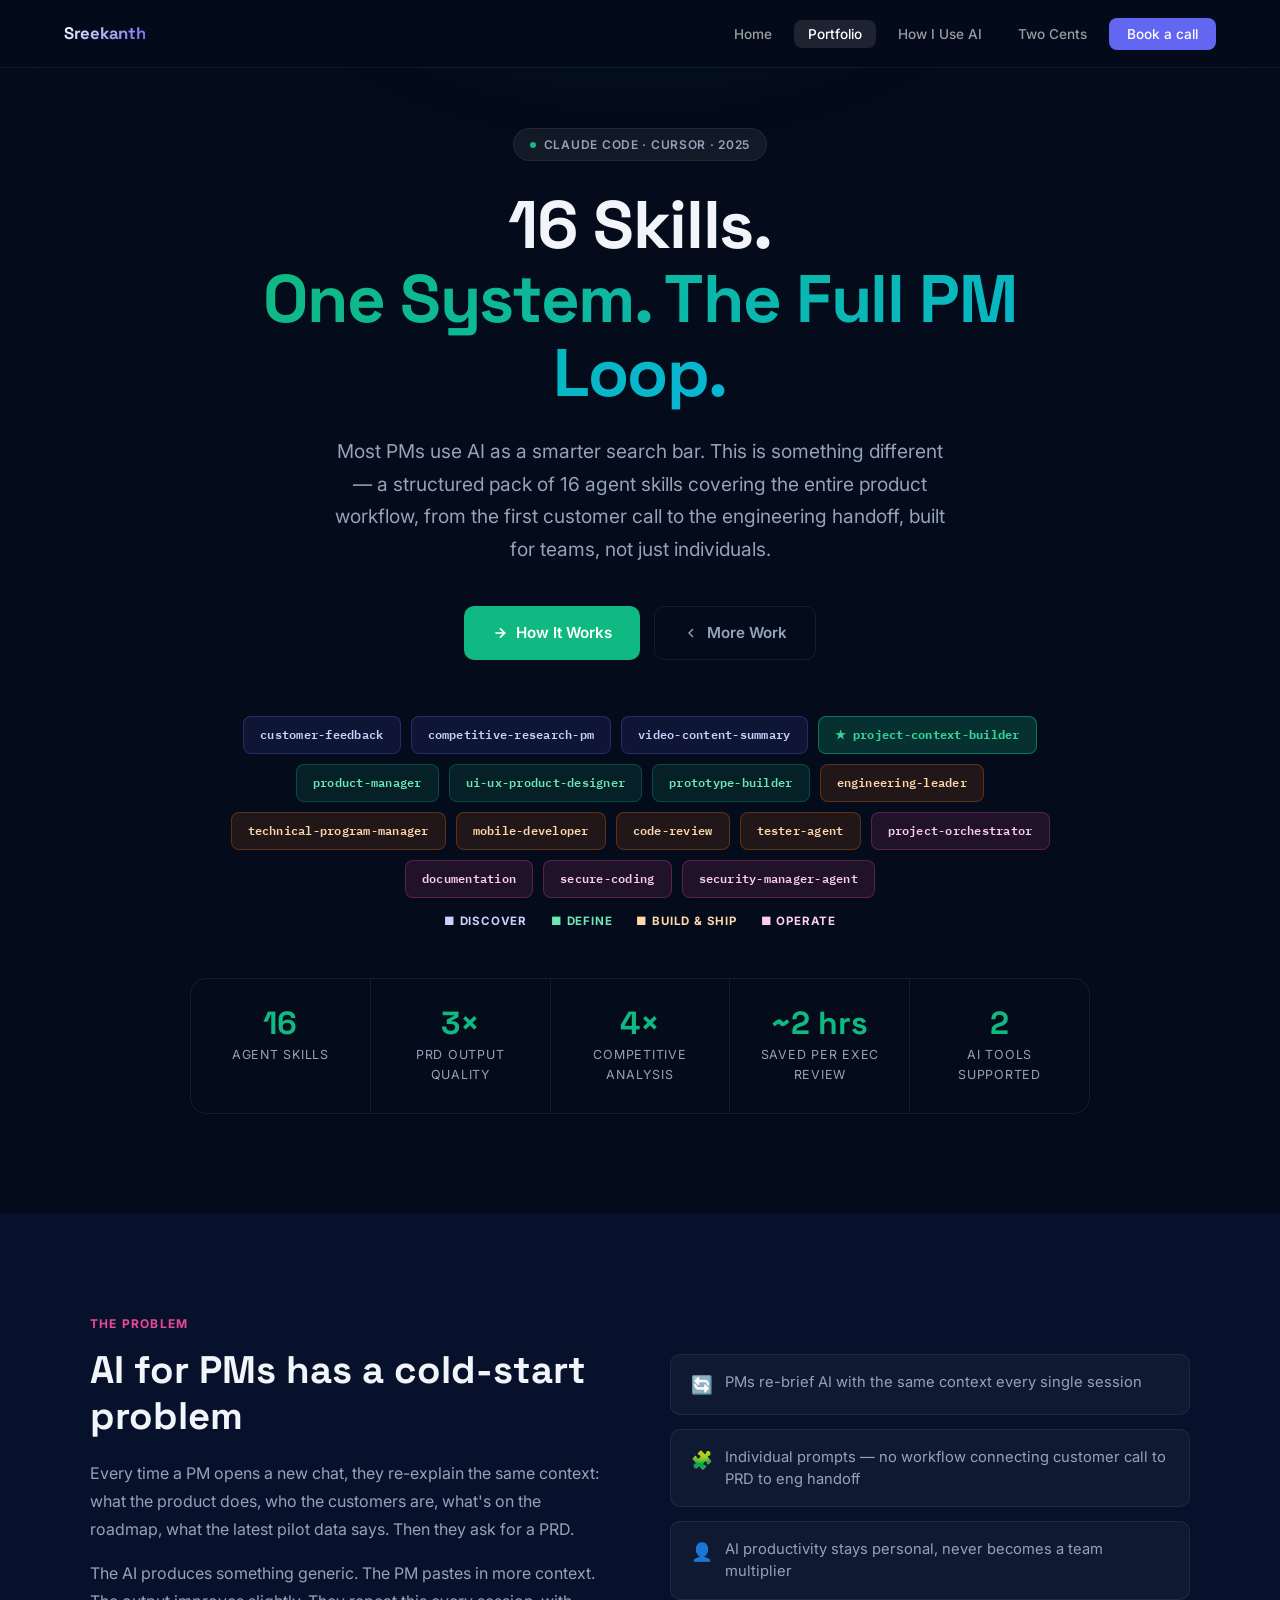
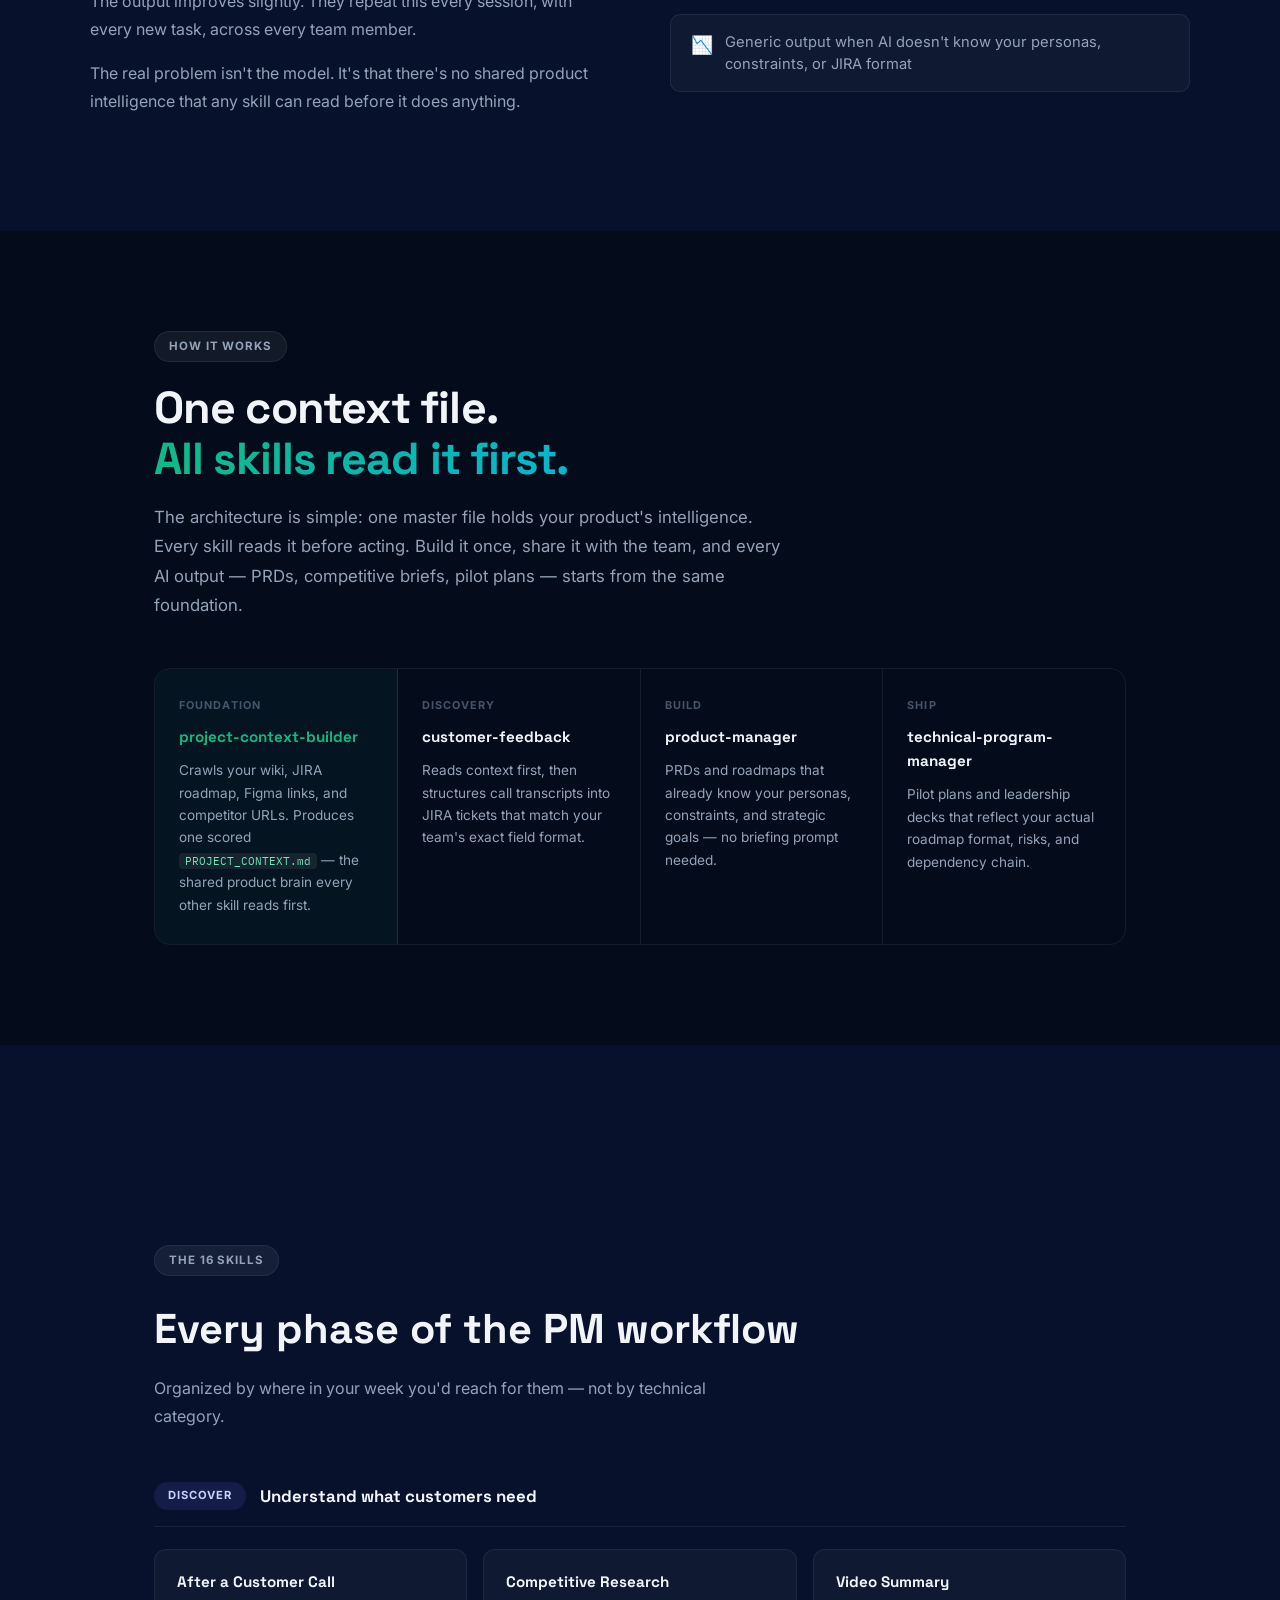
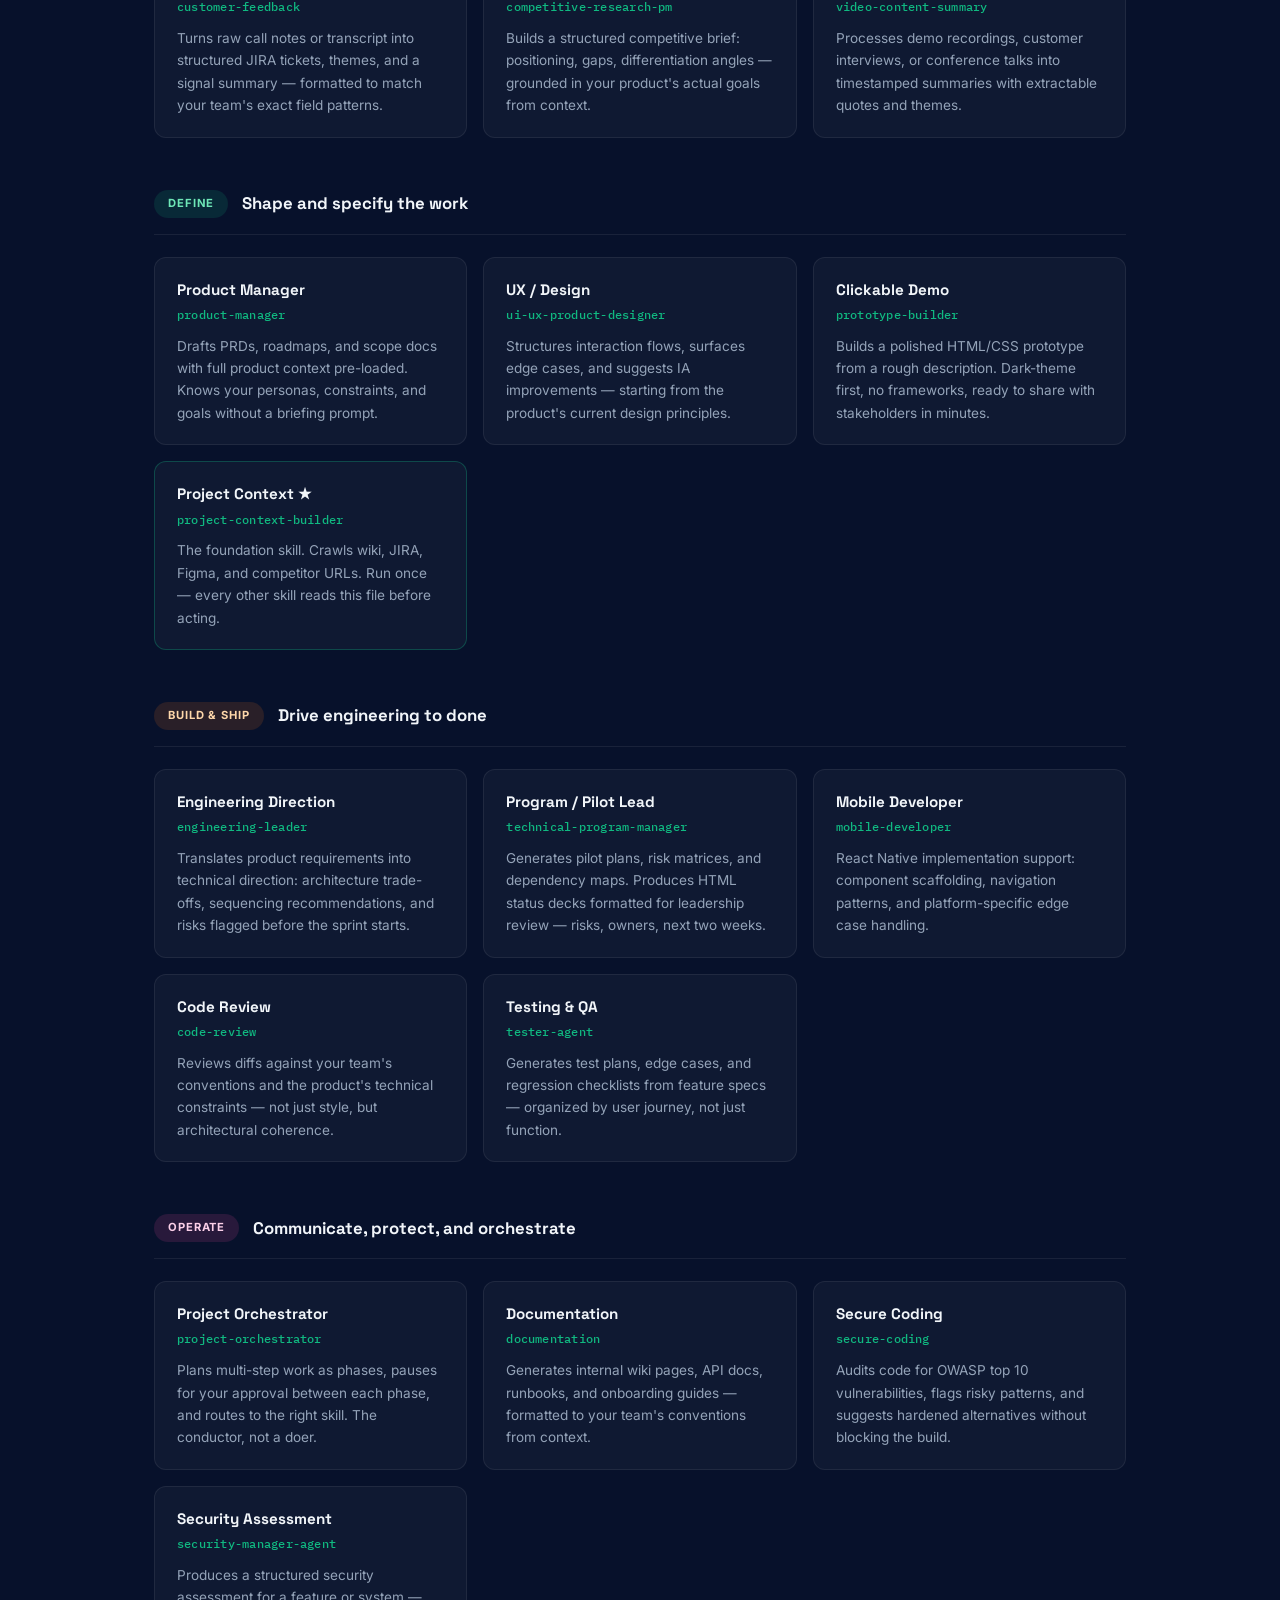
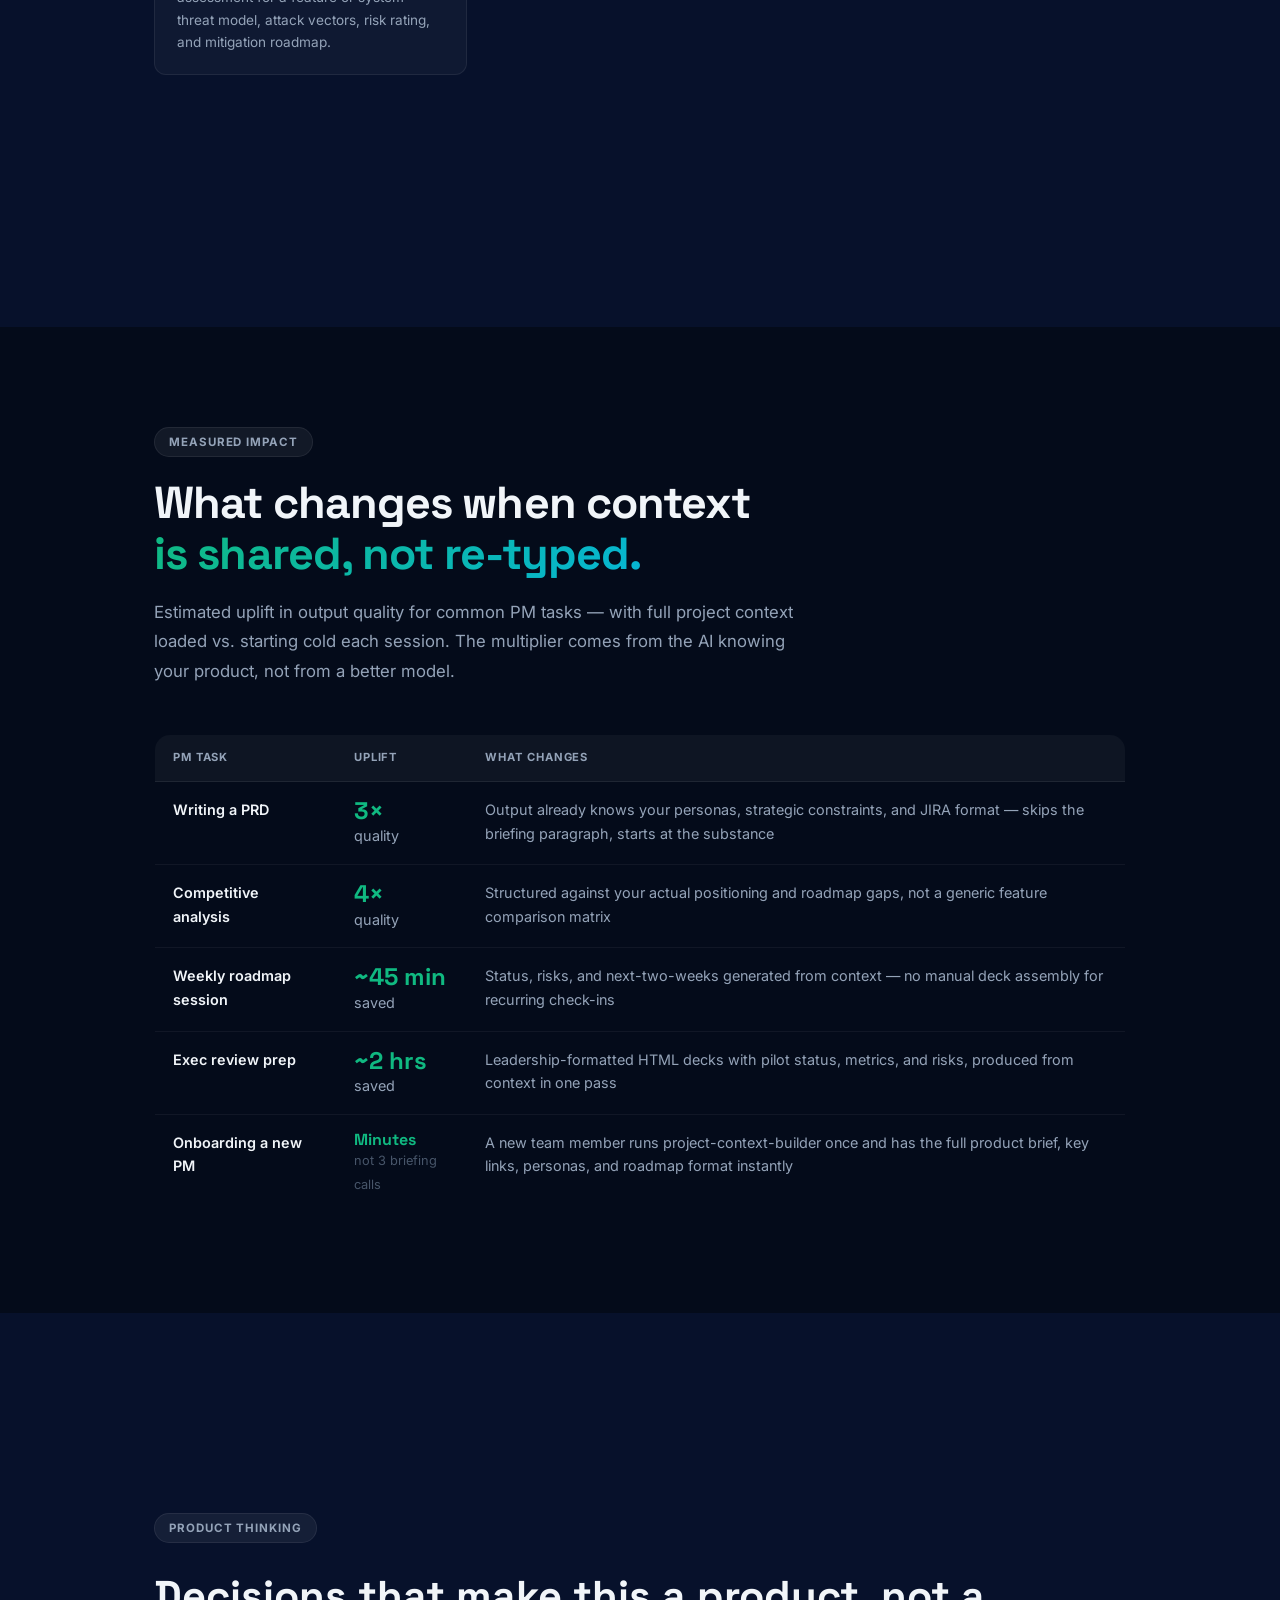
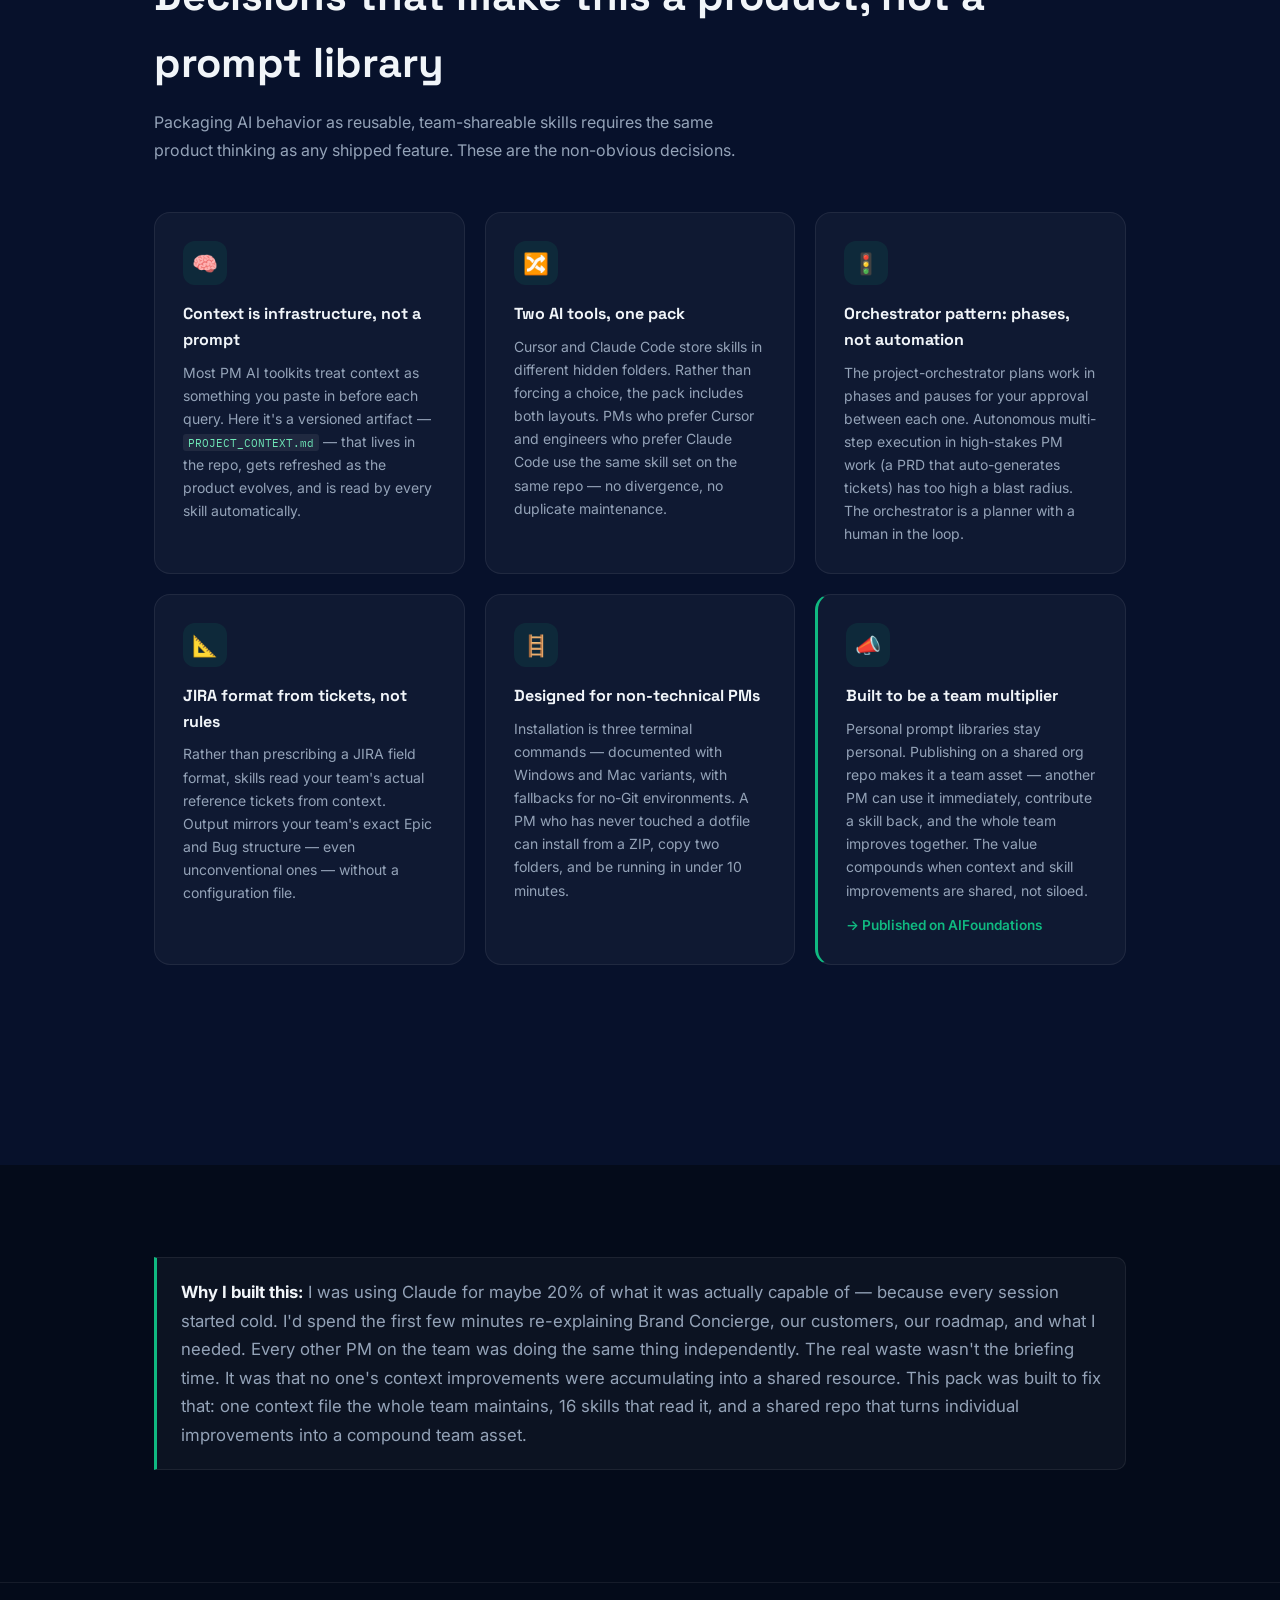
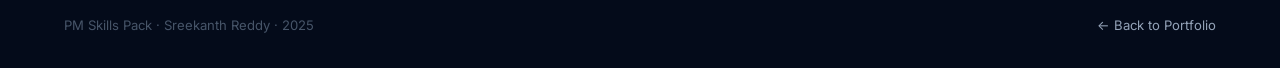
<file: pm-skills.html>
<!DOCTYPE html>
<html lang="en">
<head>
  <meta charset="UTF-8" />
  <meta name="viewport" content="width=device-width, initial-scale=1.0" />
  <title>PM Skills Pack — 16 AI Agent Skills for Product Managers | Sreekanth Reddy</title>
  <meta name="description" content="16 agent skills for Claude Code and Cursor covering the full PM loop — discovery, PRDs, competitive analysis, engineering handoffs. Built to make every PM on the team start from the same product intelligence." />
  <meta name="keywords" content="product manager AI tools, Claude Code skills, Cursor AI, PM workflow, PRD template, AI agent, product management automation" />
  <meta name="robots" content="index, follow" />
  <link rel="canonical" href="https://sree-kanth.netlify.app/pm-skills.html" />

  <!-- JSON-LD Structured Data -->
  <script type="application/ld+json">
  {
    "@context": "https://schema.org",
    "@type": "SoftwareApplication",
    "name": "PM Skills Pack",
    "alternateName": "PM Skills Pack — 16 AI Agent Skills for Product Managers",
    "description": "16 AI agent skills for Claude Code and Cursor covering the full PM workflow loop. Phases: Discover (customer calls, competitive research), Define (PRDs, roadmaps, OKRs), Build & Ship (sprint planning, engineering handoffs, launch briefs), and Operate (retrospectives, metrics analysis). Built to create a shared product intelligence layer across PM teams.",
    "applicationCategory": "DeveloperApplication",
    "operatingSystem": "macOS, Windows, Linux",
    "url": "https://sree-kanth.netlify.app/pm-skills.html",
    "featureList": [
      "16 specialized AI agent skills",
      "Claude Code and Cursor compatible",
      "Shared project context layer",
      "Customer discovery to PRD workflow",
      "Competitive analysis automation",
      "Engineering handoff templates",
      "Exec review preparation"
    ],
    "keywords": "product manager AI tools, Claude Code skills, Cursor AI, PM workflow, PRD automation, product management AI",
    "author": {
      "@type": "Person",
      "name": "Sreekanth Reddy",
      "url": "https://sree-kanth.netlify.app"
    },
    "dateCreated": "2025",
    "inLanguage": "en",
    "isPartOf": {
      "@type": "WebSite",
      "name": "Sreekanth Reddy Portfolio",
      "url": "https://sree-kanth.netlify.app"
    }
  }
  </script>

  <!-- Open Graph -->
  <meta property="og:type" content="website" />
  <meta property="og:url" content="https://sree-kanth.netlify.app/pm-skills.html" />
  <meta property="og:title" content="PM Skills Pack — 16 AI Agent Skills for Product Managers" />
  <meta property="og:description" content="16 agent skills for Claude Code and Cursor covering the full PM loop — discovery, PRDs, competitive analysis, engineering handoffs." />
  <meta property="og:site_name" content="Sreekanth Reddy" />

  <!-- Twitter Card -->
  <meta name="twitter:card" content="summary_large_image" />
  <meta name="twitter:title" content="PM Skills Pack — 16 AI Agent Skills for Product Managers" />
  <meta name="twitter:description" content="16 agent skills for Claude Code and Cursor covering the full PM loop — discovery, PRDs, competitive analysis, engineering handoffs." />

  <link rel="preconnect" href="https://fonts.googleapis.com" />
  <link rel="preconnect" href="https://fonts.gstatic.com" crossorigin />
  <link href="https://fonts.googleapis.com/css2?family=Inter:wght@300;400;500;600;700;800;900&family=Space+Grotesk:wght@400;500;600;700;800&family=IBM+Plex+Mono:wght@400;500&display=swap" rel="stylesheet" />
  <link rel="stylesheet" href="./assets/project-page.css" />
  <style>
    :root {
      --hero-color: rgba(16,185,129,0.16);
      --hero-accent: #10b981;
      --hero-grad: linear-gradient(135deg, #10b981, #06b6d4);
    }
    .feature-icon { background: rgba(16,185,129,0.10); }
    .stat-val { color: #10b981; }

    /* ── Stats grid on narrow screens ── */
    @media(max-width: 800px) {
      .stats-row { display: grid; grid-template-columns: 1fr 1fr; }
      .stat-item { border-right: 1px solid var(--card-border) !important; border-bottom: 1px solid var(--card-border); }
      .stat-item:nth-child(2n) { border-right: none !important; }
      .stat-item:last-child { border-bottom: none; grid-column: 1 / -1; border-right: none !important; }
    }

    /* ── Skills chip strip ── */
    .sv-wrap { max-width: 900px; margin: 56px auto 0; }
    .sv-chips { display: flex; flex-wrap: wrap; gap: 10px; justify-content: center; }
    .sv-chip {
      display: inline-flex; align-items: center;
      padding: 8px 16px; border-radius: 8px;
      font-size: 0.78rem; font-weight: 600; letter-spacing: .02em;
      font-family: 'IBM Plex Mono', 'Courier New', monospace;
      border: 1px solid; white-space: nowrap;
      transition: transform .15s;
    }
    .sv-chip:hover { transform: translateY(-2px); }
    .sv-discover { background: rgba(99,102,241,0.12); border-color: rgba(99,102,241,0.28); color: #c7d2fe; }
    .sv-define   { background: rgba(16,185,129,0.12); border-color: rgba(16,185,129,0.28); color: #6ee7b7; }
    .sv-root     { background: rgba(16,185,129,0.22); border-color: rgba(16,185,129,0.5);  color: #34d399; font-weight: 700; }
    .sv-build    { background: rgba(249,115,22,0.12);  border-color: rgba(249,115,22,0.28);  color: #fed7aa; }
    .sv-ops      { background: rgba(236,72,153,0.12);  border-color: rgba(236,72,153,0.28);  color: #fbcfe8; }
    .sv-legend { max-width:900px; margin:14px auto 0; display:flex; gap:24px; justify-content:center; flex-wrap:wrap; }
    .sv-legend span { font-size:0.72rem; font-weight:700; letter-spacing:.07em; text-transform:uppercase; }

    /* ── Architecture row ── */
    .arch-row {
      display: flex; align-items: stretch; gap: 0;
      border: 1px solid var(--card-border); border-radius: var(--radius);
      overflow: hidden; margin-top: 40px;
    }
    .arch-node { flex: 1; padding: 28px 24px; border-right: 1px solid var(--card-border); }
    .arch-node:last-child { border-right: none; }
    .arch-node-label {
      font-size: 0.68rem; font-weight: 700; text-transform: uppercase; letter-spacing: .1em;
      color: var(--text-dim); margin-bottom: 10px;
    }
    .arch-node h4 { font-family: 'Space Grotesk', sans-serif; font-size: 0.95rem; font-weight: 700; margin-bottom: 10px; color: var(--text); }
    .arch-node p { font-size: 0.85rem; color: var(--text-muted); line-height: 1.65; margin: 0; }
    .arch-node code { font-family: 'IBM Plex Mono', monospace; font-size: 0.8em; background: rgba(255,255,255,0.07); color: #6ee7b7; padding: 1px 6px; border-radius: 4px; }
    .arch-node.root { background: rgba(16,185,129,0.05); border-right-color: rgba(16,185,129,0.25); }
    .arch-node.root h4 { color: #10b981; }
    @media(max-width:700px){
      .arch-row { flex-direction: column; }
      .arch-node { border-right: none; border-bottom: 1px solid var(--card-border); }
      .arch-node:last-child { border-bottom: none; }
    }

    /* ── Phase sections ── */
    .phase-label {
      display: inline-flex; align-items: center;
      padding: 5px 14px; border-radius: 999px;
      font-size: 0.7rem; font-weight: 700; letter-spacing: .08em; text-transform: uppercase;
    }
    .phase-discover { background: rgba(99,102,241,0.14); color: #c7d2fe; }
    .phase-define   { background: rgba(16,185,129,0.14); color: #6ee7b7; }
    .phase-ship     { background: rgba(249,115,22,0.14);  color: #fed7aa; }
    .phase-ops      { background: rgba(236,72,153,0.14);  color: #fbcfe8; }

    .phase-section { margin-bottom: 52px; }
    .phase-header {
      display: flex; align-items: center; gap: 14px;
      margin-bottom: 22px; padding-bottom: 16px;
      border-bottom: 1px solid var(--card-border);
    }
    .phase-header h3 {
      font-family: 'Space Grotesk', sans-serif; font-size: 1.05rem; font-weight: 700;
      margin: 0; color: var(--text);
    }

    /* ── Skill cards ── */
    .skills-phase-grid {
      display: grid; grid-template-columns: repeat(auto-fill, minmax(260px, 1fr)); gap: 16px;
    }
    .skill-card {
      background: var(--card); border: 1px solid var(--card-border);
      border-radius: 12px; padding: 20px 22px;
      transition: border-color .2s, transform .2s;
    }
    .skill-card:hover { border-color: rgba(255,255,255,0.14); transform: translateY(-2px); }
    .skill-name { font-family: 'Space Grotesk', sans-serif; font-weight: 700; font-size: 0.95rem; margin-bottom: 4px; color: var(--text); }
    .skill-slug {
      font-size: 0.73rem; color: #10b981; font-family: 'IBM Plex Mono', monospace;
      letter-spacing: .02em; margin-bottom: 10px; font-weight: 500;
    }
    .skill-card p { font-size: 0.85rem; color: var(--text-muted); line-height: 1.65; margin: 0; }

    /* ── Impact table ── */
    .impact-table {
      width: 100%; border-collapse: collapse;
      border: 1px solid var(--card-border); border-radius: var(--radius); overflow: hidden;
    }
    .impact-table th {
      background: rgba(255,255,255,0.04);
      font-size: 0.7rem; font-weight: 700; text-transform: uppercase; letter-spacing: .08em;
      color: var(--text-muted); padding: 14px 18px; text-align: left;
      border-bottom: 1px solid var(--card-border);
    }
    .impact-table td {
      padding: 16px 18px; font-size: 0.9rem; color: var(--text-muted);
      border-bottom: 1px solid rgba(255,255,255,0.05);
      vertical-align: top; line-height: 1.65;
    }
    .impact-table tr:last-child td { border-bottom: none; }
    .impact-table td:first-child { color: var(--text); font-weight: 600; }
    .impact-num {
      font-family: 'Space Grotesk', sans-serif; font-size: 1.5rem; font-weight: 800;
      color: #10b981; display: block; line-height: 1.1;
    }
    @media(max-width:600px){
      .impact-table th:last-child, .impact-table td:last-child { display: none; }
    }
    nav {
      position: fixed; top: 0; left: 0; right: 0; z-index: 100;
      display: flex; align-items: center; justify-content: space-between;
      padding: 0 clamp(20px,5vw,80px); height: 68px;
      background: rgba(4,11,26,0.88); backdrop-filter: blur(20px);
      border-bottom: 1px solid rgba(255,255,255,0.055);
    }
    .nav-logo {
      font-family:'Space Grotesk',sans-serif; font-weight:700; font-size:1.05rem;
      background: linear-gradient(135deg,#fff 0%,#6366f1 100%);
      -webkit-background-clip:text; -webkit-text-fill-color:transparent;
      letter-spacing:-.3px; text-decoration:none;
    }
    
    .nav-links { display:flex; gap:8px; list-style:none; align-items:center; }
    .nav-links a { text-decoration:none; color:rgba(255,255,255,0.6); font-size:.85rem; font-weight:500; padding:6px 14px; border-radius:8px; transition:all .2s; }
    .nav-links a:hover { color:#fff; background:rgba(255,255,255,0.06); }
    .nav-links a.active { color:#fff; background:rgba(255,255,255,0.1); }
    .nav-cta { background:#6366f1!important; color:#fff!important; padding:8px 18px!important; border-radius:8px; }
    .nav-cta:hover { background:#4f46e5!important; }
    .hamburger { display:none; flex-direction:column; gap:5px; cursor:pointer; padding:8px; }
    .hamburger span { display:block; width:22px; height:2px; background:#fff; border-radius:2px; transition:all .2s; }
    @media(max-width:768px) {
      .nav-links { display:none; }
      .hamburger { display:flex; }
    }
    .mobile-nav {
      display:none; flex-direction:column; gap:4px;
      position:fixed; top:68px; left:0; right:0; z-index:99;
      background:rgba(4,11,26,0.97); padding:16px 24px 24px;
      border-bottom:1px solid rgba(255,255,255,0.08);
    }
    .mobile-nav.open { display:flex; }
    .mobile-nav a { color:rgba(255,255,255,0.7); text-decoration:none; font-size:.9rem; font-weight:500; padding:12px 0; border-bottom:1px solid rgba(255,255,255,0.06); }
    .mobile-nav a:hover { color:#fff; }
  </style>
</head>
<body>

<!-- NAV -->
<nav>
  <a href="index.html" class="nav-logo">Sreekanth</a>
  <ul class="nav-links">
    <li><a href="index.html">Home</a></li>
    <li><a href="index.html#portfolio" class="active">Portfolio</a></li>
    <li><a href="how-i-use-ai.html">How I Use AI</a></li>
    <li><a href="two-cents.html">Two Cents</a></li>
    <li><a href="index.html#contact" class="nav-cta">Book a call</a></li>
  </ul>
  <div class="hamburger" id="hamburger" onclick="document.getElementById('mobile-nav').classList.toggle('open')">
    <span></span><span></span><span></span>
  </div>
</nav>

<div class="mobile-nav" id="mobile-nav">
  <a href="index.html" onclick="document.getElementById('mobile-nav').classList.remove('open')">Home</a>
  <a href="index.html#portfolio" onclick="document.getElementById('mobile-nav').classList.remove('open')">Portfolio</a>
  <a href="how-i-use-ai.html">How I Use AI</a>
  <a href="two-cents.html">Two Cents</a>
  <a href="index.html#contact" onclick="document.getElementById('mobile-nav').classList.remove('open')">Book a call</a>
</div>

<!-- HERO -->
<section class="project-hero">
  <div class="hero-glow"></div>
  <div class="hero-tag"><span class="dot"></span>Claude Code · Cursor · 2025</div>
  <h1>16 Skills.<br><span class="grad">One System. The Full PM Loop.</span></h1>
  <p class="hero-sub">
    Most PMs use AI as a smarter search bar. This is something different — a structured pack of 16 agent skills covering the entire product workflow, from the first customer call to the engineering handoff, built for teams, not just individuals.
  </p>
  <div class="hero-btns">
    <a href="#how-it-works" class="btn-primary">
      <svg width="16" height="16" fill="none" stroke="currentColor" stroke-width="2.5" viewBox="0 0 24 24"><path d="M5 12h14M12 5l7 7-7 7"/></svg>
      How It Works
    </a>
    <a href="./index.html#portfolio" class="btn-outline">
      <svg width="16" height="16" fill="none" stroke="currentColor" stroke-width="2" viewBox="0 0 24 24"><polyline points="15 18 9 12 15 6"/></svg>
      More Work
    </a>
  </div>

  <!-- Skills chip strip -->
  <div class="sv-wrap">
    <div class="sv-chips">
      <span class="sv-chip sv-discover">customer-feedback</span>
      <span class="sv-chip sv-discover">competitive-research-pm</span>
      <span class="sv-chip sv-discover">video-content-summary</span>
      <span class="sv-chip sv-define sv-root">★ project-context-builder</span>
      <span class="sv-chip sv-define">product-manager</span>
      <span class="sv-chip sv-define">ui-ux-product-designer</span>
      <span class="sv-chip sv-define">prototype-builder</span>
      <span class="sv-chip sv-build">engineering-leader</span>
      <span class="sv-chip sv-build">technical-program-manager</span>
      <span class="sv-chip sv-build">mobile-developer</span>
      <span class="sv-chip sv-build">code-review</span>
      <span class="sv-chip sv-build">tester-agent</span>
      <span class="sv-chip sv-ops">project-orchestrator</span>
      <span class="sv-chip sv-ops">documentation</span>
      <span class="sv-chip sv-ops">secure-coding</span>
      <span class="sv-chip sv-ops">security-manager-agent</span>
    </div>
  </div>
  <div class="sv-legend">
    <span style="color:#c7d2fe;">■ Discover</span>
    <span style="color:#6ee7b7;">■ Define</span>
    <span style="color:#fed7aa;">■ Build &amp; Ship</span>
    <span style="color:#fbcfe8;">■ Operate</span>
  </div>

  <!-- Stats strip -->
  <div class="stats-row" style="max-width:900px; margin: 48px auto 0;">
    <div class="stat-item">
      <div class="stat-val">16</div>
      <div class="stat-lbl">Agent Skills</div>
    </div>
    <div class="stat-item">
      <div class="stat-val">3×</div>
      <div class="stat-lbl">PRD Output Quality</div>
    </div>
    <div class="stat-item">
      <div class="stat-val">4×</div>
      <div class="stat-lbl">Competitive Analysis</div>
    </div>
    <div class="stat-item">
      <div class="stat-val">~2 hrs</div>
      <div class="stat-lbl">Saved Per Exec Review</div>
    </div>
    <div class="stat-item">
      <div class="stat-val">2</div>
      <div class="stat-lbl">AI Tools Supported</div>
    </div>
  </div>
</section>

<!-- PROBLEM -->
<div class="problem-section">
  <div class="problem-inner">
    <div>
      <div class="problem-label">The Problem</div>
      <h2>AI for PMs has a cold-start problem</h2>
      <p>Every time a PM opens a new chat, they re-explain the same context: what the product does, who the customers are, what's on the roadmap, what the latest pilot data says. Then they ask for a PRD.</p>
      <p>The AI produces something generic. The PM pastes in more context. The output improves slightly. They repeat this every session, with every new task, across every team member.</p>
      <p>The real problem isn't the model. It's that there's no shared product intelligence that any skill can read before it does anything.</p>
    </div>
    <ul class="pain-list">
      <li><span class="icon">🔄</span>PMs re-brief AI with the same context every single session</li>
      <li><span class="icon">🧩</span>Individual prompts — no workflow connecting customer call to PRD to eng handoff</li>
      <li><span class="icon">👤</span>AI productivity stays personal, never becomes a team multiplier</li>
      <li><span class="icon">📉</span>Generic output when AI doesn't know your personas, constraints, or JIRA format</li>
    </ul>
  </div>
</div>

<!-- ARCHITECTURE -->
<section class="section" id="how-it-works">
  <div class="section-tag">How It Works</div>
  <h2>One context file.<br><span class="grad">All skills read it first.</span></h2>
  <p class="section-desc">The architecture is simple: one master file holds your product's intelligence. Every skill reads it before acting. Build it once, share it with the team, and every AI output — PRDs, competitive briefs, pilot plans — starts from the same foundation.</p>

  <div class="arch-row">
    <div class="arch-node root">
      <div class="arch-node-label">Foundation</div>
      <h4>project-context-builder</h4>
      <p>Crawls your wiki, JIRA roadmap, Figma links, and competitor URLs. Produces one scored <code>PROJECT_CONTEXT.md</code> — the shared product brain every other skill reads first.</p>
    </div>
    <div class="arch-node">
      <div class="arch-node-label">Discovery</div>
      <h4>customer-feedback</h4>
      <p>Reads context first, then structures call transcripts into JIRA tickets that match your team's exact field format.</p>
    </div>
    <div class="arch-node">
      <div class="arch-node-label">Build</div>
      <h4>product-manager</h4>
      <p>PRDs and roadmaps that already know your personas, constraints, and strategic goals — no briefing prompt needed.</p>
    </div>
    <div class="arch-node">
      <div class="arch-node-label">Ship</div>
      <h4>technical-program-manager</h4>
      <p>Pilot plans and leadership decks that reflect your actual roadmap format, risks, and dependency chain.</p>
    </div>
  </div>
</section>

<!-- THE 16 SKILLS -->
<div class="problem-section">
  <div style="max-width:1100px; margin:0 auto; padding: clamp(60px,8vw,100px) clamp(20px,5vw,80px);">
    <div class="section-tag">The 16 Skills</div>
    <h2 style="font-family:'Space Grotesk',sans-serif; font-size:clamp(1.8rem,4vw,2.6rem); font-weight:800; margin-bottom:12px; color:var(--text);">Every phase of the PM workflow</h2>
    <p style="color:var(--text-muted); font-size:1rem; max-width:600px; margin-bottom:52px; line-height:1.75;">Organized by where in your week you'd reach for them — not by technical category.</p>

    <!-- Discover -->
    <div class="phase-section">
      <div class="phase-header">
        <span class="phase-label phase-discover">Discover</span>
        <h3>Understand what customers need</h3>
      </div>
      <div class="skills-phase-grid">
        <div class="skill-card">
          <div class="skill-name">After a Customer Call</div>
          <div class="skill-slug">customer-feedback</div>
          <p>Turns raw call notes or transcript into structured JIRA tickets, themes, and a signal summary — formatted to match your team's exact field patterns.</p>
        </div>
        <div class="skill-card">
          <div class="skill-name">Competitive Research</div>
          <div class="skill-slug">competitive-research-pm</div>
          <p>Builds a structured competitive brief: positioning, gaps, differentiation angles — grounded in your product's actual goals from context.</p>
        </div>
        <div class="skill-card">
          <div class="skill-name">Video Summary</div>
          <div class="skill-slug">video-content-summary</div>
          <p>Processes demo recordings, customer interviews, or conference talks into timestamped summaries with extractable quotes and themes.</p>
        </div>
      </div>
    </div>

    <!-- Define -->
    <div class="phase-section">
      <div class="phase-header">
        <span class="phase-label phase-define">Define</span>
        <h3>Shape and specify the work</h3>
      </div>
      <div class="skills-phase-grid">
        <div class="skill-card">
          <div class="skill-name">Product Manager</div>
          <div class="skill-slug">product-manager</div>
          <p>Drafts PRDs, roadmaps, and scope docs with full product context pre-loaded. Knows your personas, constraints, and goals without a briefing prompt.</p>
        </div>
        <div class="skill-card">
          <div class="skill-name">UX / Design</div>
          <div class="skill-slug">ui-ux-product-designer</div>
          <p>Structures interaction flows, surfaces edge cases, and suggests IA improvements — starting from the product's current design principles.</p>
        </div>
        <div class="skill-card">
          <div class="skill-name">Clickable Demo</div>
          <div class="skill-slug">prototype-builder</div>
          <p>Builds a polished HTML/CSS prototype from a rough description. Dark-theme first, no frameworks, ready to share with stakeholders in minutes.</p>
        </div>
        <div class="skill-card" style="border-color: rgba(16,185,129,0.3);">
          <div class="skill-name">Project Context ★</div>
          <div class="skill-slug">project-context-builder</div>
          <p>The foundation skill. Crawls wiki, JIRA, Figma, and competitor URLs. Run once — every other skill reads this file before acting.</p>
        </div>
      </div>
    </div>

    <!-- Build & Ship -->
    <div class="phase-section">
      <div class="phase-header">
        <span class="phase-label phase-ship">Build &amp; Ship</span>
        <h3>Drive engineering to done</h3>
      </div>
      <div class="skills-phase-grid">
        <div class="skill-card">
          <div class="skill-name">Engineering Direction</div>
          <div class="skill-slug">engineering-leader</div>
          <p>Translates product requirements into technical direction: architecture trade-offs, sequencing recommendations, and risks flagged before the sprint starts.</p>
        </div>
        <div class="skill-card">
          <div class="skill-name">Program / Pilot Lead</div>
          <div class="skill-slug">technical-program-manager</div>
          <p>Generates pilot plans, risk matrices, and dependency maps. Produces HTML status decks formatted for leadership review — risks, owners, next two weeks.</p>
        </div>
        <div class="skill-card">
          <div class="skill-name">Mobile Developer</div>
          <div class="skill-slug">mobile-developer</div>
          <p>React Native implementation support: component scaffolding, navigation patterns, and platform-specific edge case handling.</p>
        </div>
        <div class="skill-card">
          <div class="skill-name">Code Review</div>
          <div class="skill-slug">code-review</div>
          <p>Reviews diffs against your team's conventions and the product's technical constraints — not just style, but architectural coherence.</p>
        </div>
        <div class="skill-card">
          <div class="skill-name">Testing &amp; QA</div>
          <div class="skill-slug">tester-agent</div>
          <p>Generates test plans, edge cases, and regression checklists from feature specs — organized by user journey, not just function.</p>
        </div>
      </div>
    </div>

    <!-- Operate -->
    <div class="phase-section">
      <div class="phase-header">
        <span class="phase-label phase-ops">Operate</span>
        <h3>Communicate, protect, and orchestrate</h3>
      </div>
      <div class="skills-phase-grid">
        <div class="skill-card">
          <div class="skill-name">Project Orchestrator</div>
          <div class="skill-slug">project-orchestrator</div>
          <p>Plans multi-step work as phases, pauses for your approval between each phase, and routes to the right skill. The conductor, not a doer.</p>
        </div>
        <div class="skill-card">
          <div class="skill-name">Documentation</div>
          <div class="skill-slug">documentation</div>
          <p>Generates internal wiki pages, API docs, runbooks, and onboarding guides — formatted to your team's conventions from context.</p>
        </div>
        <div class="skill-card">
          <div class="skill-name">Secure Coding</div>
          <div class="skill-slug">secure-coding</div>
          <p>Audits code for OWASP top 10 vulnerabilities, flags risky patterns, and suggests hardened alternatives without blocking the build.</p>
        </div>
        <div class="skill-card">
          <div class="skill-name">Security Assessment</div>
          <div class="skill-slug">security-manager-agent</div>
          <p>Produces a structured security assessment for a feature or system — threat model, attack vectors, risk rating, and mitigation roadmap.</p>
        </div>
      </div>
    </div>
  </div>
</div>

<!-- IMPACT -->
<section class="section">
  <div class="section-tag">Measured Impact</div>
  <h2>What changes when context<br><span class="grad">is shared, not re-typed.</span></h2>
  <p class="section-desc">Estimated uplift in output quality for common PM tasks — with full project context loaded vs. starting cold each session. The multiplier comes from the AI knowing your product, not from a better model.</p>

  <table class="impact-table">
    <thead>
      <tr>
        <th>PM Task</th>
        <th>Uplift</th>
        <th>What changes</th>
      </tr>
    </thead>
    <tbody>
      <tr>
        <td>Writing a PRD</td>
        <td><span class="impact-num">3×</span>quality</td>
        <td>Output already knows your personas, strategic constraints, and JIRA format — skips the briefing paragraph, starts at the substance</td>
      </tr>
      <tr>
        <td>Competitive analysis</td>
        <td><span class="impact-num">4×</span>quality</td>
        <td>Structured against your actual positioning and roadmap gaps, not a generic feature comparison matrix</td>
      </tr>
      <tr>
        <td>Weekly roadmap session</td>
        <td><span class="impact-num">~45 min</span>saved</td>
        <td>Status, risks, and next-two-weeks generated from context — no manual deck assembly for recurring check-ins</td>
      </tr>
      <tr>
        <td>Exec review prep</td>
        <td><span class="impact-num">~2 hrs</span>saved</td>
        <td>Leadership-formatted HTML decks with pilot status, metrics, and risks, produced from context in one pass</td>
      </tr>
      <tr>
        <td>Onboarding a new PM</td>
        <td><span class="impact-num" style="font-size:1rem;">Minutes</span><span style="font-size:0.8rem; color:var(--text-dim);">not 3 briefing calls</span></td>
        <td>A new team member runs project-context-builder once and has the full product brief, key links, personas, and roadmap format instantly</td>
      </tr>
    </tbody>
  </table>
</section>

<!-- PRODUCT THINKING -->
<div class="problem-section">
  <div style="max-width:1100px; margin:0 auto; padding: clamp(60px,8vw,100px) clamp(20px,5vw,80px);">
    <div class="section-tag">Product Thinking</div>
    <h2 style="font-family:'Space Grotesk',sans-serif; font-size:clamp(1.8rem,4vw,2.6rem); font-weight:800; margin-bottom:12px; color:var(--text);">Decisions that make this a product, not a prompt library</h2>
    <p style="color:var(--text-muted); font-size:1rem; max-width:600px; margin-bottom:48px; line-height:1.75;">Packaging AI behavior as reusable, team-shareable skills requires the same product thinking as any shipped feature. These are the non-obvious decisions.</p>

    <div class="features-grid">
      <div class="feature-card">
        <div class="feature-icon">🧠</div>
        <h3>Context is infrastructure, not a prompt</h3>
        <p>Most PM AI toolkits treat context as something you paste in before each query. Here it's a versioned artifact — <code style="font-family:'IBM Plex Mono',monospace; font-size:0.82em; background:rgba(255,255,255,0.07); color:#6ee7b7; padding:1px 5px; border-radius:3px;">PROJECT_CONTEXT.md</code> — that lives in the repo, gets refreshed as the product evolves, and is read by every skill automatically.</p>
      </div>
      <div class="feature-card">
        <div class="feature-icon">🔀</div>
        <h3>Two AI tools, one pack</h3>
        <p>Cursor and Claude Code store skills in different hidden folders. Rather than forcing a choice, the pack includes both layouts. PMs who prefer Cursor and engineers who prefer Claude Code use the same skill set on the same repo — no divergence, no duplicate maintenance.</p>
      </div>
      <div class="feature-card">
        <div class="feature-icon">🚦</div>
        <h3>Orchestrator pattern: phases, not automation</h3>
        <p>The project-orchestrator plans work in phases and pauses for your approval between each one. Autonomous multi-step execution in high-stakes PM work (a PRD that auto-generates tickets) has too high a blast radius. The orchestrator is a planner with a human in the loop.</p>
      </div>
      <div class="feature-card">
        <div class="feature-icon">📐</div>
        <h3>JIRA format from tickets, not rules</h3>
        <p>Rather than prescribing a JIRA field format, skills read your team's actual reference tickets from context. Output mirrors your team's exact Epic and Bug structure — even unconventional ones — without a configuration file.</p>
      </div>
      <div class="feature-card">
        <div class="feature-icon">🪜</div>
        <h3>Designed for non-technical PMs</h3>
        <p>Installation is three terminal commands — documented with Windows and Mac variants, with fallbacks for no-Git environments. A PM who has never touched a dotfile can install from a ZIP, copy two folders, and be running in under 10 minutes.</p>
      </div>
      <div class="feature-card" style="border-left: 3px solid #10b981;">
        <div class="feature-icon">📣</div>
        <h3>Built to be a team multiplier</h3>
        <p>Personal prompt libraries stay personal. Publishing on a shared org repo makes it a team asset — another PM can use it immediately, contribute a skill back, and the whole team improves together. The value compounds when context and skill improvements are shared, not siloed.</p>
        <p style="font-size:0.85rem; color:#10b981; margin-top:12px; font-weight:600;">→ Published on AIFoundations</p>
      </div>
    </div>
  </div>
</div>

<!-- WHY I BUILT THIS -->
<section class="section" style="padding-top: 60px; padding-bottom: 80px;">
  <div class="highlight-box">
    <strong>Why I built this:</strong> I was using Claude for maybe 20% of what it was actually capable of — because every session started cold. I'd spend the first few minutes re-explaining Brand Concierge, our customers, our roadmap, and what I needed. Every other PM on the team was doing the same thing independently. The real waste wasn't the briefing time. It was that no one's context improvements were accumulating into a shared resource. This pack was built to fix that: one context file the whole team maintains, 16 skills that read it, and a shared repo that turns individual improvements into a compound team asset.
  </div>
</section>

<!-- FOOTER -->
<footer class="project-footer">
  <p>PM Skills Pack · Sreekanth Reddy · 2025</p>
  <a href="./index.html" class="footer-back">← Back to Portfolio</a>
</footer>

</body>
</html>
</file>
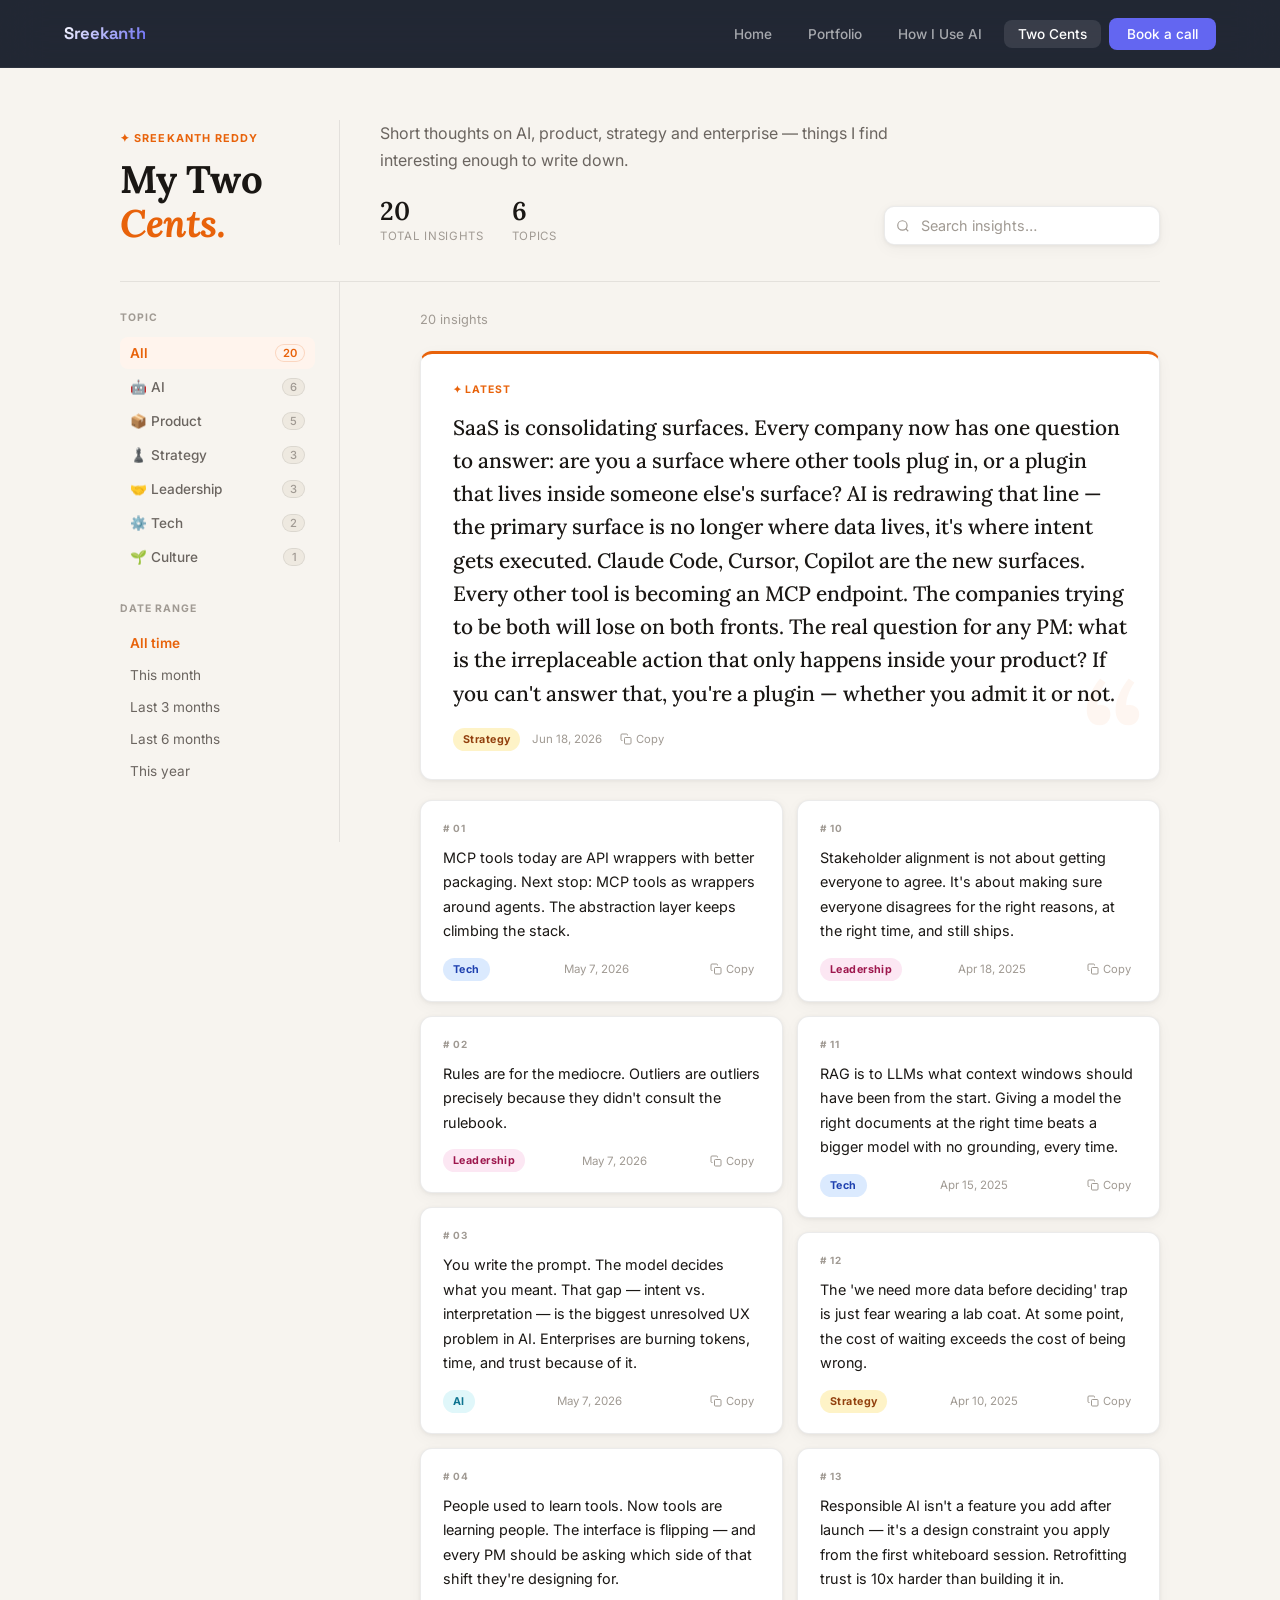
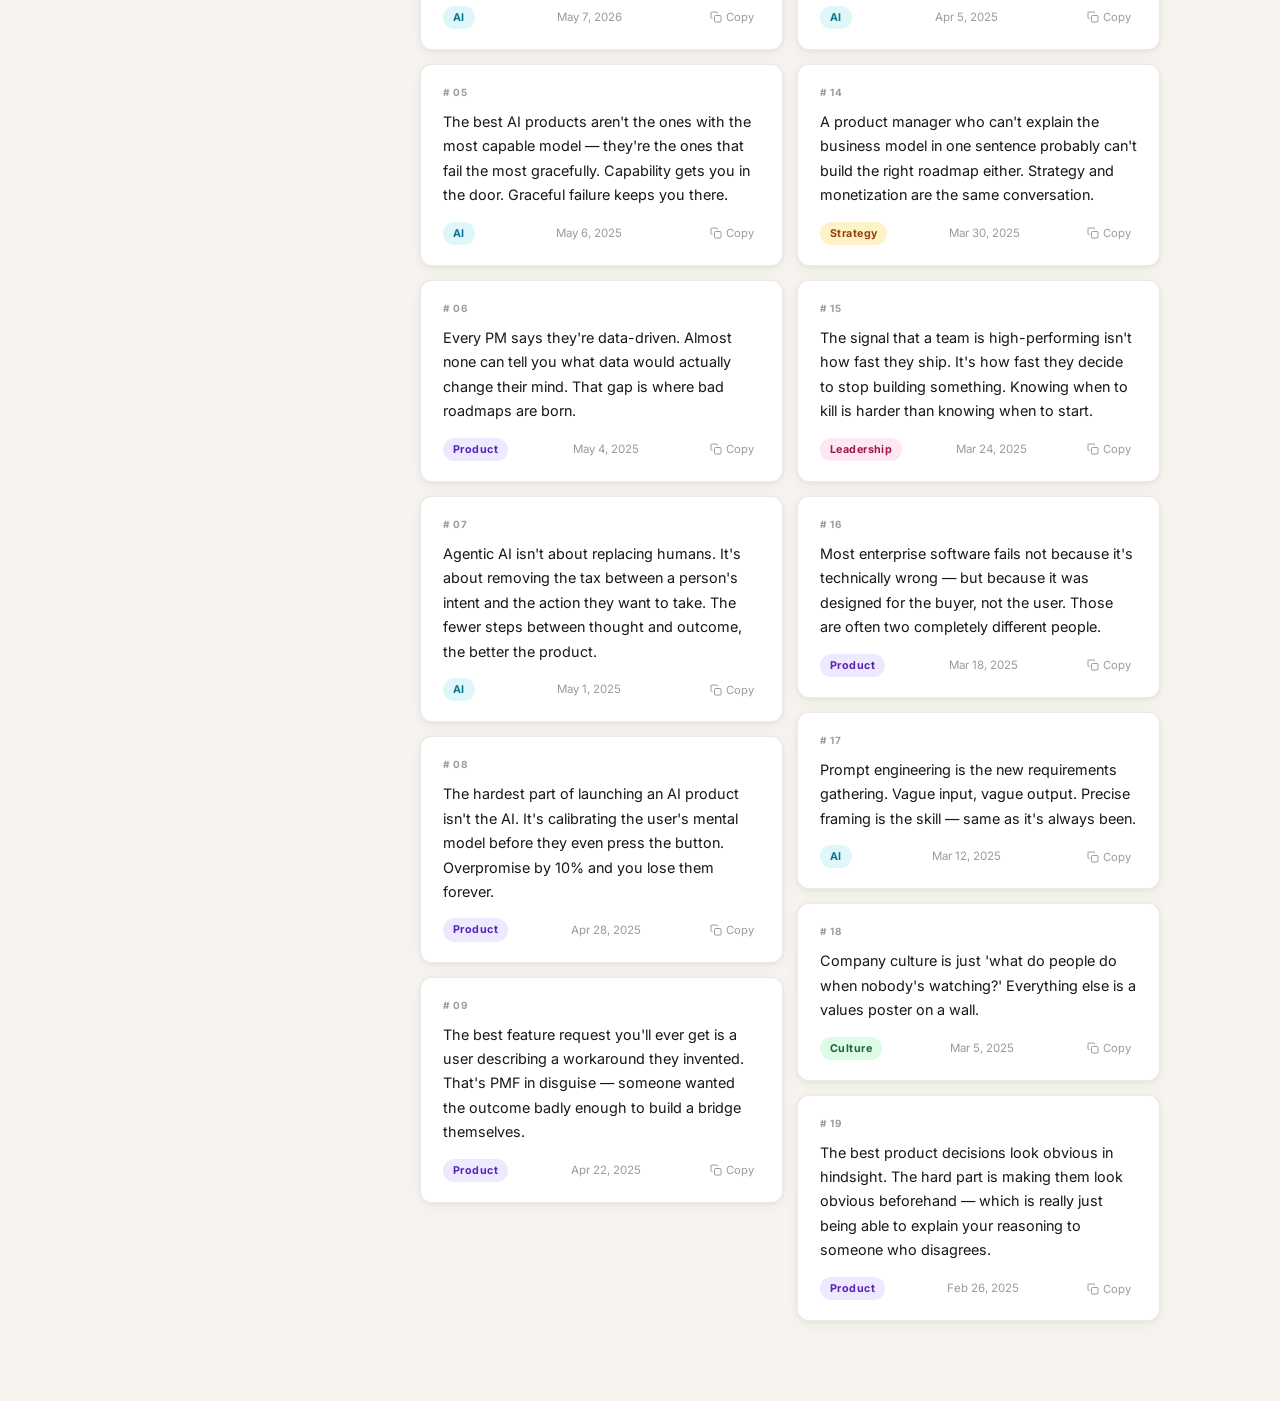
<file: two-cents.html>
<!DOCTYPE html>
<html lang="en">
<head>
  <meta charset="UTF-8" />
  <meta name="viewport" content="width=device-width, initial-scale=1.0" />
  <title>My Two Cents — Sreekanth Reddy</title>
  <meta name="description" content="Insights, analogies and observations on AI, product, strategy and leadership by Sreekanth Reddy — Principal PM at Adobe." />
  <meta name="author" content="Sreekanth Reddy" />
  <link rel="canonical" href="https://sree-kanth.netlify.app/two-cents.html" />
  <meta property="og:title" content="My Two Cents — Sreekanth Reddy" />
  <meta property="og:description" content="Short thoughts on AI, product, strategy and leadership from the edge of enterprise AI." />
  <meta property="og:url" content="https://sree-kanth.netlify.app/two-cents.html" />
  <link rel="preconnect" href="https://fonts.googleapis.com" />
  <link rel="preconnect" href="https://fonts.gstatic.com" crossorigin />
  <link href="https://fonts.googleapis.com/css2?family=Inter:wght@300;400;500;600;700;800;900&family=Lora:ital,wght@0,500;0,600;0,700;1,500;1,600&family=Space+Grotesk:wght@400;500;600;700&display=swap" rel="stylesheet" />
  <script src="./insights-data.js"></script>
  <style>
    *, *::before, *::after { box-sizing: border-box; margin: 0; padding: 0; }

    :root {
      --bg:          #f7f4ef;
      --surface:     #eee9e0;
      --card:        #ffffff;
      --card-border: rgba(0,0,0,0.08);
      --card-shadow: 0 1px 4px rgba(0,0,0,0.06), 0 4px 16px rgba(0,0,0,0.04);
      --text:        #1a1714;
      --text-muted:  #6b6560;
      --text-dim:    #a09a93;
      --radius:      12px;
      --accent:      #e8620a;
      --accent-light: #fff4ed;
      --accent-border: rgba(232,98,10,0.2);
      --sidebar-w:   220px;
    }

    html { scroll-behavior: smooth; }
    body {
      background: var(--bg);
      color: var(--text);
      font-family: 'Inter', sans-serif;
      font-size: 16px;
      line-height: 1.6;
      -webkit-font-smoothing: antialiased;
      padding-top: 68px;
    }

    /* ── NAV ── */
    nav {
      position: fixed; top: 0; left: 0; right: 0; z-index: 100;
      display: flex; align-items: center; justify-content: space-between;
      padding: 0 clamp(20px,5vw,80px); height: 68px;
      background: rgba(4,11,26,0.88); backdrop-filter: blur(20px);
      border-bottom: 1px solid rgba(255,255,255,0.055);
    }
    .nav-logo {
      font-family:'Space Grotesk',sans-serif; font-weight:700; font-size:1.05rem;
      background: linear-gradient(135deg,#fff 0%,#6366f1 100%);
      -webkit-background-clip:text; -webkit-text-fill-color:transparent;
      letter-spacing:-.3px; text-decoration:none;
    }
    
    .nav-links { display:flex; gap:8px; list-style:none; align-items:center; }
    .nav-links a { text-decoration:none; color:rgba(255,255,255,0.6); font-size:.85rem; font-weight:500; padding:6px 14px; border-radius:8px; transition:all .2s; }
    .nav-links a:hover { color:#fff; background:rgba(255,255,255,0.06); }
    .nav-links a.active { color:#fff; background:rgba(255,255,255,0.1); }
    .nav-cta { background:#6366f1!important; color:#fff!important; padding:8px 18px!important; border-radius:8px; }
    .nav-cta:hover { background:#4f46e5!important; }
    .hamburger { display:none; flex-direction:column; gap:5px; cursor:pointer; padding:8px; }
    .hamburger span { display:block; width:22px; height:2px; background:#fff; border-radius:2px; transition:all .2s; }
    @media(max-width:768px) {
      .nav-links { display:none; }
      .hamburger { display:flex; }
    }
    .mobile-nav {
      display:none; flex-direction:column; gap:4px;
      position:fixed; top:68px; left:0; right:0; z-index:99;
      background:rgba(4,11,26,0.97); padding:16px 24px 24px;
      border-bottom:1px solid rgba(255,255,255,0.08);
    }
    .mobile-nav.open { display:flex; }
    .mobile-nav a { color:rgba(255,255,255,0.7); text-decoration:none; font-size:.9rem; font-weight:500; padding:12px 0; border-bottom:1px solid rgba(255,255,255,0.06); }
    .mobile-nav a:hover { color:#fff; }

    /* ── WRAPPER — aligns hero + main grid ── */
    .page-wrap {
      max-width: 1160px;
      margin: 0 auto;
      padding: 0 clamp(20px,5vw,60px);
    }

    /* ── HERO — two-column mirrors main layout ── */
    .hero {
      display: grid;
      grid-template-columns: var(--sidebar-w) 1fr;
      gap: 0 40px;
      padding: 52px 0 36px;
      border-bottom: 1px solid var(--card-border);
      margin-bottom: 0;
    }
    .hero-left {
      padding-right: 24px;
      border-right: 1px solid var(--card-border);
      display: flex; flex-direction: column; justify-content: flex-end;
    }
    .hero-eyebrow {
      font-size: 0.68rem; font-weight: 700; letter-spacing: .1em;
      text-transform: uppercase; color: var(--accent);
      margin-bottom: 10px;
    }
    .hero-name {
      font-family: 'Lora', serif;
      font-size: clamp(1.6rem, 3.5vw, 2.4rem);
      font-weight: 700; line-height: 1.15;
      letter-spacing: -.01em; color: var(--text);
    }
    .hero-name em {
      color: var(--accent); font-style: italic;
    }
    .hero-right {
      display: flex; flex-direction: column; justify-content: space-between;
      gap: 24px;
    }
    .hero-desc {
      font-size: 1rem; color: var(--text-muted);
      line-height: 1.7; max-width: 520px;
    }
    .hero-stats {
      display: flex; gap: 28px; flex-wrap: wrap;
    }
    .hero-stat-num {
      font-family: 'Lora', serif;
      font-size: 1.6rem; font-weight: 600;
      color: var(--text); line-height: 1;
    }
    .hero-stat-label {
      font-size: 0.72rem; color: var(--text-dim);
      text-transform: uppercase; letter-spacing: .06em;
      margin-top: 3px;
    }

    /* ── SEARCH ── */
    .search-wrap {
      position: relative; max-width: 360px;
    }
    .search-wrap svg {
      position: absolute; left: 12px; top: 50%;
      transform: translateY(-50%); color: var(--text-dim);
      pointer-events: none;
    }
    #tc-search {
      width: 100%; padding: 10px 14px 10px 36px;
      border-radius: 10px; border: 1px solid var(--card-border);
      background: var(--card);
      color: var(--text); font-size: 0.9rem;
      font-family: 'Inter', sans-serif; outline: none;
      box-shadow: var(--card-shadow);
      transition: border-color .2s;
    }
    #tc-search:focus { border-color: var(--accent); }
    #tc-search::placeholder { color: var(--text-dim); }

    /* ── MAIN LAYOUT ── */
    .main-layout {
      display: grid;
      grid-template-columns: var(--sidebar-w) 1fr;
      gap: 0 40px;
    }

    /* ── SIDEBAR ── */
    .sidebar {
      position: sticky; top: 68px;
      padding: 28px 24px 28px 0;
      border-right: 1px solid var(--card-border);
      height: fit-content;
    }
    .sidebar-section { margin-bottom: 28px; }
    .sidebar-label {
      font-size: 0.65rem; font-weight: 700; letter-spacing: .1em;
      text-transform: uppercase; color: var(--text-dim);
      margin-bottom: 10px;
    }
    .topic-list { display: flex; flex-direction: column; gap: 2px; }
    .topic-btn {
      display: flex; align-items: center; justify-content: space-between;
      padding: 7px 10px; border-radius: 8px;
      background: none; border: none; cursor: pointer;
      color: var(--text-muted); font-size: 0.85rem;
      font-family: 'Inter', sans-serif; font-weight: 500;
      width: 100%; transition: background .15s, color .15s;
    }
    .topic-btn:hover { background: var(--surface); color: var(--text); }
    .topic-btn.active {
      background: var(--accent-light);
      color: var(--accent); font-weight: 600;
    }
    .topic-count {
      font-size: 0.7rem; color: var(--text-dim);
      background: var(--surface); border: 1px solid var(--card-border);
      padding: 1px 7px; border-radius: 999px; min-width: 22px;
      text-align: center;
    }
    .topic-btn.active .topic-count {
      background: var(--accent-light);
      border-color: var(--accent-border);
      color: var(--accent);
    }
    .date-options { display: flex; flex-direction: column; gap: 2px; }
    .date-btn {
      padding: 7px 10px; border-radius: 8px;
      background: none; border: none; cursor: pointer;
      color: var(--text-muted); font-size: 0.85rem;
      font-family: 'Inter', sans-serif; text-align: left;
      transition: background .15s, color .15s; width: 100%;
    }
    .date-btn:hover { background: var(--surface); color: var(--text); }
    .date-btn.active { color: var(--accent); font-weight: 600; }

    /* ── CONTENT ── */
    .content { padding: 28px 0 80px 40px; }

    .meta-bar {
      display: flex; align-items: center; justify-content: space-between;
      margin-bottom: 20px;
    }
    #tc-count { font-size: 0.8rem; color: var(--text-dim); }
    .reset-btn {
      font-size: 0.78rem; color: var(--text-dim);
      background: none; border: none; cursor: pointer;
      font-family: 'Inter', sans-serif; transition: color .2s;
    }
    .reset-btn:hover { color: var(--accent); }

    /* ── FEATURED CARD ── */
    .featured-card {
      background: var(--card);
      border: 1px solid var(--card-border);
      border-top: 3px solid var(--accent);
      border-radius: var(--radius);
      padding: 28px 32px;
      margin-bottom: 20px;
      box-shadow: var(--card-shadow);
      position: relative; overflow: hidden;
    }
    .featured-card::after {
      content: '\201C';
      position: absolute; bottom: -28px; right: 16px;
      font-size: 9rem; line-height: 1;
      color: rgba(232,98,10,0.06);
      font-family: 'Lora', serif; font-weight: 700;
      pointer-events: none;
    }
    .featured-label {
      font-size: 0.65rem; font-weight: 700; letter-spacing: .1em;
      text-transform: uppercase; color: var(--accent);
      margin-bottom: 12px;
    }
    .featured-text {
      font-family: 'Lora', serif;
      font-size: clamp(1.05rem, 2vw, 1.3rem);
      font-weight: 500; line-height: 1.6;
      color: var(--text); margin-bottom: 18px;
    }
    .featured-footer {
      display: flex; align-items: center; gap: 12px;
    }

    /* ── CARD GRID ── */
    #tc-grid { columns: 2; column-gap: 14px; }

    .tc-card {
      break-inside: avoid;
      background: var(--card);
      border: 1px solid var(--card-border);
      border-radius: var(--radius); padding: 20px 22px;
      margin-bottom: 14px;
      box-shadow: var(--card-shadow);
      transition: box-shadow .2s, transform .2s;
    }
    .tc-card:hover {
      box-shadow: 0 4px 20px rgba(0,0,0,0.1);
      transform: translateY(-2px);
    }
    .tc-card-num {
      font-size: 0.62rem; font-weight: 700; letter-spacing: .1em;
      color: var(--text-dim); text-transform: uppercase; margin-bottom: 9px;
    }
    .tc-card-text {
      font-size: 0.9rem; line-height: 1.7;
      color: var(--text); margin-bottom: 14px;
    }
    .tc-card-footer {
      display: flex; align-items: center;
      justify-content: space-between; gap: 8px;
    }
    .tc-tag {
      font-size: 0.67rem; font-weight: 700;
      padding: 3px 10px; border-radius: 999px; letter-spacing: .04em;
    }
    .tc-date { font-size: 0.72rem; color: var(--text-dim); }
    .tc-copy {
      background: none; border: none; cursor: pointer;
      color: var(--text-dim); padding: 3px 6px; border-radius: 6px;
      font-size: 0.7rem; font-family: 'Inter', sans-serif;
      display: flex; align-items: center; gap: 4px;
      transition: color .15s, background .15s;
    }
    .tc-copy:hover { color: var(--accent); background: var(--accent-light); }
    .tc-copy.copied { color: #16a34a; }

    /* ── TAG COLORS (light-mode friendly) ── */
    .tag-AI         { background: #e0f7fa; color: #0e7490; }
    .tag-Product    { background: #ede9fe; color: #5b21b6; }
    .tag-Strategy   { background: #fef3c7; color: #92400e; }
    .tag-Leadership { background: #fce7f3; color: #9d174d; }
    .tag-Tech       { background: #dbeafe; color: #1e40af; }
    .tag-Culture    { background: #dcfce7; color: #166534; }

    /* ── EMPTY STATE ── */
    #tc-empty {
      display: none; text-align: center;
      padding: 80px 20px; color: var(--text-dim);
    }
    #tc-empty p { margin-top: 12px; font-size: 1rem; }

    /* ── MOBILE ── */
    .mobile-filters { display: none; padding: 16px 0; border-bottom: 1px solid var(--card-border); }
    .mobile-chips { display: flex; gap: 8px; flex-wrap: wrap; margin-bottom: 10px; }
    .mobile-chip {
      padding: 5px 13px; border-radius: 999px;
      border: 1px solid var(--card-border);
      background: var(--card); color: var(--text-muted);
      font-size: 0.75rem; font-weight: 600; cursor: pointer;
      font-family: 'Inter', sans-serif; white-space: nowrap;
      transition: all .15s;
    }
    .mobile-chip.active {
      background: var(--accent-light);
      border-color: var(--accent-border); color: var(--accent);
    }
    .mobile-date {
      padding: 7px 12px; border-radius: 8px;
      border: 1px solid var(--card-border);
      background: var(--card); color: var(--text-muted);
      font-size: 0.85rem; font-family: 'Inter', sans-serif;
      cursor: pointer; outline: none;
    }

    @media(max-width: 860px) {
      .hero { grid-template-columns: 1fr; }
      .hero-left { border-right: none; border-bottom: 1px solid var(--card-border); padding: 0 0 24px; }
      .main-layout { grid-template-columns: 1fr; }
      .sidebar { display: none; }
      .mobile-filters { display: block; }
      .content { padding: 24px 0 60px; }
      #tc-grid { columns: 1; }
    }
    @media(max-width:560px) { .featured-card { padding: 22px 18px; } }

    /* ── MODAL ── */
    .modal-backdrop {
      position: fixed; inset: 0; z-index: 1000;
      background: rgba(15,10,5,0.55);
      backdrop-filter: blur(6px);
      display: flex; align-items: center; justify-content: center;
      padding: 20px;
      opacity: 0; pointer-events: none;
      transition: opacity .22s ease;
    }
    .modal-backdrop.open { opacity: 1; pointer-events: all; }

    .modal {
      background: #fffdf9;
      border-radius: 18px;
      box-shadow: 0 24px 80px rgba(0,0,0,0.18), 0 4px 16px rgba(0,0,0,0.08);
      width: 100%; max-width: 620px;
      max-height: 90vh;
      display: flex; flex-direction: column;
      transform: translateY(16px) scale(0.98);
      transition: transform .22s ease;
      overflow: hidden;
    }
    .modal-backdrop.open .modal { transform: translateY(0) scale(1); }

    .modal-header {
      display: flex; align-items: center; justify-content: space-between;
      padding: 18px 24px 16px;
      border-bottom: 1px solid rgba(0,0,0,0.07);
    }
    .modal-counter {
      font-size: 0.75rem; font-weight: 600; color: var(--text-dim);
      letter-spacing: .04em;
    }
    .modal-close {
      width: 32px; height: 32px; border-radius: 8px;
      border: 1px solid rgba(0,0,0,0.1);
      background: none; cursor: pointer; color: var(--text-muted);
      display: flex; align-items: center; justify-content: center;
      transition: background .15s, color .15s;
    }
    .modal-close:hover { background: var(--surface); color: var(--text); }

    .modal-body {
      padding: 32px 36px;
      flex: 1; overflow-y: auto;
    }
    .modal-tag {
      display: inline-block; margin-bottom: 20px;
      font-size: 0.7rem; font-weight: 700;
      padding: 4px 12px; border-radius: 999px; letter-spacing: .05em;
    }
    .modal-text {
      font-family: 'Lora', serif;
      font-size: clamp(1.15rem, 2.5vw, 1.45rem);
      line-height: 1.65; font-weight: 500;
      color: var(--text); margin-bottom: 28px;
    }
    .modal-date {
      font-size: 0.78rem; color: var(--text-dim);
    }

    .modal-footer {
      display: flex; align-items: center; justify-content: space-between;
      padding: 16px 24px;
      border-top: 1px solid rgba(0,0,0,0.07);
      gap: 12px;
    }
    .modal-nav {
      display: flex; gap: 8px;
    }
    .modal-nav-btn {
      display: flex; align-items: center; gap: 6px;
      padding: 8px 16px; border-radius: 9px;
      border: 1px solid rgba(0,0,0,0.1);
      background: none; cursor: pointer;
      font-size: 0.82rem; font-weight: 500;
      font-family: 'Inter', sans-serif; color: var(--text-muted);
      transition: background .15s, color .15s, border-color .15s;
    }
    .modal-nav-btn:hover:not(:disabled) {
      background: var(--surface); color: var(--text);
      border-color: rgba(0,0,0,0.16);
    }
    .modal-nav-btn:disabled { opacity: 0.3; cursor: default; }
    .modal-nav-btn.next {
      background: var(--accent); border-color: var(--accent); color: #fff;
    }
    .modal-nav-btn.next:hover:not(:disabled) { opacity: 0.88; }

    .modal-copy-btn {
      display: flex; align-items: center; gap: 6px;
      padding: 8px 16px; border-radius: 9px;
      border: 1px solid rgba(0,0,0,0.1);
      background: none; cursor: pointer;
      font-size: 0.82rem; font-family: 'Inter', sans-serif;
      color: var(--text-muted);
      transition: background .15s, color .15s;
    }
    .modal-copy-btn:hover { background: var(--accent-light); color: var(--accent); }
    .modal-copy-btn.copied { color: #16a34a; }

    .modal-kb-hint {
      font-size: 0.68rem; color: var(--text-dim);
      display: flex; gap: 10px; align-items: center;
    }
    .kb-key {
      display: inline-flex; align-items: center; justify-content: center;
      width: 20px; height: 20px; border-radius: 4px;
      border: 1px solid rgba(0,0,0,0.15);
      background: var(--surface);
      font-size: 0.65rem; color: var(--text-muted);
    }
    @media(max-width:500px) {
      .modal-body { padding: 24px 20px; }
      .modal-kb-hint { display: none; }
    }
  </style>
</head>
<body>

<!-- NAV -->
<nav>
  <a href="index.html" class="nav-logo">Sreekanth</a>
  <ul class="nav-links">
    <li><a href="index.html">Home</a></li>
    <li><a href="index.html#portfolio">Portfolio</a></li>
    <li><a href="how-i-use-ai.html">How I Use AI</a></li>
    <li><a href="two-cents.html" class="active">Two Cents</a></li>
    <li><a href="index.html#contact" class="nav-cta">Book a call</a></li>
  </ul>
  <div class="hamburger" id="hamburger" onclick="document.getElementById('mobile-nav').classList.toggle('open')">
    <span></span><span></span><span></span>
  </div>
</nav>

<div class="mobile-nav" id="mobile-nav">
  <a href="index.html" onclick="document.getElementById('mobile-nav').classList.remove('open')">Home</a>
  <a href="index.html#portfolio" onclick="document.getElementById('mobile-nav').classList.remove('open')">Portfolio</a>
  <a href="how-i-use-ai.html">How I Use AI</a>
  <a href="two-cents.html">Two Cents</a>
  <a href="index.html#contact" onclick="document.getElementById('mobile-nav').classList.remove('open')">Book a call</a>
</div>

<div class="page-wrap">

  <!-- HERO — aligned with grid -->
  <div class="hero">
    <div class="hero-left">
      <div class="hero-eyebrow">✦ Sreekanth Reddy</div>
      <h1 class="hero-name">My Two<br/><em>Cents.</em></h1>
    </div>
    <div class="hero-right">
      <div>
        <p class="hero-desc">Short thoughts on AI, product, strategy and enterprise — things I find interesting enough to write down.</p>
      </div>
      <div style="display:flex; align-items:flex-end; justify-content:space-between; flex-wrap:wrap; gap:16px;">
        <div class="hero-stats" id="hero-stats"></div>
        <div class="search-wrap">
          <svg width="14" height="14" fill="none" stroke="currentColor" stroke-width="2" viewBox="0 0 24 24"><circle cx="11" cy="11" r="8"/><line x1="21" y1="21" x2="16.65" y2="16.65"/></svg>
          <input id="tc-search" type="text" placeholder="Search insights…" autocomplete="off" />
        </div>
      </div>
    </div>
  </div>

  <!-- MOBILE FILTERS -->
  <div class="mobile-filters">
    <div class="mobile-chips" id="mobile-topic-chips"></div>
    <select class="mobile-date" id="mobile-date">
      <option value="all">All time</option>
      <option value="month">This month</option>
      <option value="3months">Last 3 months</option>
      <option value="6months">Last 6 months</option>
      <option value="year">This year</option>
    </select>
  </div>

  <!-- MAIN LAYOUT -->
  <div class="main-layout">

    <!-- SIDEBAR -->
    <aside class="sidebar">
      <div class="sidebar-section">
        <div class="sidebar-label">Topic</div>
        <div class="topic-list" id="topic-list"></div>
      </div>
      <div class="sidebar-section">
        <div class="sidebar-label">Date Range</div>
        <div class="date-options">
          <button class="date-btn active" data-range="all">All time</button>
          <button class="date-btn" data-range="month">This month</button>
          <button class="date-btn" data-range="3months">Last 3 months</button>
          <button class="date-btn" data-range="6months">Last 6 months</button>
          <button class="date-btn" data-range="year">This year</button>
        </div>
      </div>
    </aside>

    <!-- CONTENT -->
    <div class="content">
      <div class="meta-bar">
        <span id="tc-count"></span>
        <button class="reset-btn" id="reset-btn" style="display:none;" onclick="resetFilters()">✕ Clear filters</button>
      </div>

      <!-- Featured -->
      <div class="featured-card" id="featured-card" style="display:none;">
        <div class="featured-label">✦ Latest</div>
        <p class="featured-text" id="featured-text"></p>
        <div class="featured-footer">
          <span class="tc-tag" id="featured-tag"></span>
          <span class="tc-date" id="featured-date"></span>
          <button class="tc-copy" onclick="copyText(this, document.getElementById('featured-text').textContent)">
            <svg width="12" height="12" fill="none" stroke="currentColor" stroke-width="2" viewBox="0 0 24 24"><rect x="9" y="9" width="13" height="13" rx="2"/><path d="M5 15H4a2 2 0 01-2-2V4a2 2 0 012-2h9a2 2 0 012 2v1"/></svg>
            Copy
          </button>
        </div>
      </div>

      <!-- Grid -->
      <div id="tc-grid"></div>

      <!-- Empty -->
      <div id="tc-empty">
        <div style="font-size:2rem;">🔍</div>
        <p>No insights match your filters.</p>
        <button onclick="resetFilters()" style="margin-top:16px; padding:8px 20px; border-radius:8px; border:1px solid var(--accent-border); background:var(--accent-light); color:var(--accent); cursor:pointer; font-size:0.85rem; font-family:'Inter',sans-serif;">Clear filters</button>
      </div>
    </div>
  </div>

</div><!-- /page-wrap -->

<!-- MODAL -->
<div class="modal-backdrop" id="modal-backdrop" onclick="handleBackdropClick(event)">
  <div class="modal" role="dialog" aria-modal="true">
    <div class="modal-header">
      <span class="modal-counter" id="modal-counter"></span>
      <button class="modal-close" onclick="closeModal()" aria-label="Close">
        <svg width="14" height="14" fill="none" stroke="currentColor" stroke-width="2.5" viewBox="0 0 24 24"><line x1="18" y1="6" x2="6" y2="18"/><line x1="6" y1="6" x2="18" y2="18"/></svg>
      </button>
    </div>
    <div class="modal-body">
      <span class="modal-tag" id="modal-tag"></span>
      <p class="modal-text" id="modal-text"></p>
      <div class="modal-date" id="modal-date"></div>
    </div>
    <div class="modal-footer">
      <div class="modal-nav">
        <button class="modal-nav-btn prev" id="modal-prev" onclick="navigateModal(-1)">
          <svg width="14" height="14" fill="none" stroke="currentColor" stroke-width="2.5" viewBox="0 0 24 24"><polyline points="15 18 9 12 15 6"/></svg>
          Prev
        </button>
        <button class="modal-nav-btn next" id="modal-next" onclick="navigateModal(1)">
          Next
          <svg width="14" height="14" fill="none" stroke="currentColor" stroke-width="2.5" viewBox="0 0 24 24"><polyline points="9 18 15 12 9 6"/></svg>
        </button>
      </div>
      <button class="modal-copy-btn" id="modal-copy-btn" onclick="copyModal()">
        <svg width="13" height="13" fill="none" stroke="currentColor" stroke-width="2" viewBox="0 0 24 24"><rect x="9" y="9" width="13" height="13" rx="2"/><path d="M5 15H4a2 2 0 01-2-2V4a2 2 0 012-2h9a2 2 0 012 2v1"/></svg>
        Copy
      </button>
      <div class="modal-kb-hint">
        <span class="kb-key">←</span><span class="kb-key">→</span> navigate &nbsp;
        <span class="kb-key" style="width:auto;padding:0 5px;">Esc</span> close
      </div>
    </div>
  </div>
</div>

<script>
  const TAG_CLASS = {
    'AI':'tag-AI','Product':'tag-Product','Strategy':'tag-Strategy',
    'Leadership':'tag-Leadership','Tech':'tag-Tech','Culture':'tag-Culture'
  };
  const TAG_EMOJI = { 'AI':'🤖','Product':'📦','Strategy':'♟️','Leadership':'🤝','Tech':'⚙️','Culture':'🌱' };

  let activeTopic = 'all', activeDateRange = 'all', searchQuery = '';

  const insights = (window.INSIGHTS_DATA || []).sort((a,b) => new Date(b.date) - new Date(a.date));

  function fmt(d) { return new Date(d).toLocaleDateString('en-US',{month:'short',day:'numeric',year:'numeric'}); }

  function inRange(dateStr, range) {
    if (range==='all') return true;
    const diff = (Date.now() - new Date(dateStr)) / 86400000;
    if (range==='month')   return diff<=30;
    if (range==='3months') return diff<=90;
    if (range==='6months') return diff<=180;
    if (range==='year')    return new Date(dateStr).getFullYear() === new Date().getFullYear();
    return true;
  }

  function getFiltered() {
    const q = searchQuery.toLowerCase();
    return insights.filter(i =>
      (activeTopic==='all' || i.tag===activeTopic) &&
      inRange(i.date, activeDateRange) &&
      (!q || i.text.toLowerCase().includes(q) || i.tag.toLowerCase().includes(q))
    );
  }

  function copyText(btn, text) {
    navigator.clipboard.writeText(text.trim()).then(() => {
      btn.classList.add('copied');
      btn.innerHTML = `<svg width="12" height="12" fill="none" stroke="currentColor" stroke-width="2.5" viewBox="0 0 24 24"><polyline points="20 6 9 17 4 12"/></svg> Copied!`;
      setTimeout(() => {
        btn.classList.remove('copied');
        btn.innerHTML = `<svg width="12" height="12" fill="none" stroke="currentColor" stroke-width="2" viewBox="0 0 24 24"><rect x="9" y="9" width="13" height="13" rx="2"/><path d="M5 15H4a2 2 0 01-2-2V4a2 2 0 012-2h9a2 2 0 012 2v1"/></svg> Copy`;
      }, 2000);
    });
  }

  function buildCard(ins, idx) {
    const div = document.createElement('div');
    div.className = 'tc-card';
    const safeText = ins.text.replace(/`/g,"'").replace(/"/g,'&quot;');
    div.innerHTML = `
      <div class="tc-card-num"># ${String(idx+1).padStart(2,'0')}</div>
      <p class="tc-card-text">${ins.text}</p>
      <div class="tc-card-footer">
        <span class="tc-tag ${TAG_CLASS[ins.tag]||''}">${ins.tag}</span>
        <span class="tc-date">${fmt(ins.date)}</span>
        <button class="tc-copy" onclick="copyText(this,\`${safeText}\`)">
          <svg width="12" height="12" fill="none" stroke="currentColor" stroke-width="2" viewBox="0 0 24 24"><rect x="9" y="9" width="13" height="13" rx="2"/><path d="M5 15H4a2 2 0 01-2-2V4a2 2 0 012-2h9a2 2 0 012 2v1"/></svg>
          Copy
        </button>
      </div>`;
    return div;
  }

  function render() {
    const filtered = getFiltered();
    const grid = document.getElementById('tc-grid');
    const empty = document.getElementById('tc-empty');
    const featured = document.getElementById('featured-card');
    const isFiltering = activeTopic!=='all' || activeDateRange!=='all' || searchQuery;

    document.getElementById('tc-count').textContent = filtered.length
      ? `${filtered.length} insight${filtered.length!==1?'s':''}`
      : 'No results';
    document.getElementById('reset-btn').style.display = isFiltering ? '' : 'none';

    grid.innerHTML = '';
    if (!filtered.length) {
      featured.style.display = 'none';
      empty.style.display = 'block';
      return;
    }
    empty.style.display = 'none';

    // Featured = latest
    const top = filtered[0];
    document.getElementById('featured-text').textContent = top.text;
    const ftag = document.getElementById('featured-tag');
    ftag.className = `tc-tag ${TAG_CLASS[top.tag]||''}`;
    ftag.textContent = top.tag;
    document.getElementById('featured-date').textContent = fmt(top.date);
    featured.style.display = '';

    filtered.slice(1).forEach((ins,i) => grid.appendChild(buildCard(ins,i)));
    attachModalClicks(filtered);
  }

  function buildSidebar() {
    const topics = ['all', ...Object.keys(TAG_CLASS)];
    const list = document.getElementById('topic-list');
    const chips = document.getElementById('mobile-topic-chips');

    // Hero stats
    const statsEl = document.getElementById('hero-stats');
    const tagCounts = {};
    insights.forEach(i => { tagCounts[i.tag] = (tagCounts[i.tag]||0)+1; });
    [
      {n: insights.length, l: 'Total Insights'},
      {n: Object.keys(tagCounts).length, l: 'Topics'},
    ].forEach(s => {
      const el = document.createElement('div');
      el.innerHTML = `<div class="hero-stat-num">${s.n}</div><div class="hero-stat-label">${s.l}</div>`;
      statsEl.appendChild(el);
    });

    const navCount = document.getElementById('nav-count'); if (navCount) navCount.textContent = `${insights.length} insights`;

    topics.forEach(t => {
      const count = t==='all' ? insights.length : (tagCounts[t]||0);
      const label = t==='all' ? 'All' : `${TAG_EMOJI[t]||''} ${t}`;

      const btn = document.createElement('button');
      btn.className = `topic-btn${t==='all'?' active':''}`;
      btn.dataset.topic = t;
      btn.innerHTML = `<span>${label}</span><span class="topic-count">${count}</span>`;
      btn.onclick = () => setTopic(t);
      list.appendChild(btn);

      const chip = document.createElement('button');
      chip.className = `mobile-chip${t==='all'?' active':''}`;
      chip.dataset.topic = t;
      chip.textContent = label;
      chip.onclick = () => setTopic(t);
      chips.appendChild(chip);
    });
  }

  function setTopic(t) {
    activeTopic = t;
    document.querySelectorAll('.topic-btn').forEach(b => b.classList.toggle('active', b.dataset.topic===t));
    document.querySelectorAll('.mobile-chip').forEach(b => b.classList.toggle('active', b.dataset.topic===t));
    render();
  }

  function setDateRange(r) {
    activeDateRange = r;
    document.querySelectorAll('.date-btn').forEach(b => b.classList.toggle('active', b.dataset.range===r));
    document.getElementById('mobile-date').value = r;
    render();
  }

  function resetFilters() {
    searchQuery = '';
    document.getElementById('tc-search').value = '';
    setTopic('all');
    setDateRange('all');
  }

  document.querySelectorAll('.date-btn').forEach(b => b.addEventListener('click', () => setDateRange(b.dataset.range)));
  document.getElementById('mobile-date').addEventListener('change', e => setDateRange(e.target.value));

  let debounce;
  document.getElementById('tc-search').addEventListener('input', e => {
    clearTimeout(debounce);
    debounce = setTimeout(() => { searchQuery = e.target.value; render(); }, 200);
  });

  buildSidebar();
  render();

  // ── MODAL ──────────────────────────────────────────
  let modalInsights = [];
  let modalIndex = 0;

  function openModal(list, index) {
    modalInsights = list;
    modalIndex = index;
    renderModal();
    document.getElementById('modal-backdrop').classList.add('open');
    document.body.style.overflow = 'hidden';
  }

  function closeModal() {
    document.getElementById('modal-backdrop').classList.remove('open');
    document.body.style.overflow = '';
  }

  function handleBackdropClick(e) {
    if (e.target === document.getElementById('modal-backdrop')) closeModal();
  }

  function navigateModal(dir) {
    const next = modalIndex + dir;
    if (next < 0 || next >= modalInsights.length) return;
    modalIndex = next;
    renderModal();
  }

  function renderModal() {
    const ins = modalInsights[modalIndex];
    document.getElementById('modal-text').textContent = ins.text;
    document.getElementById('modal-date').textContent = fmt(ins.date);
    document.getElementById('modal-counter').textContent = `${modalIndex + 1} of ${modalInsights.length}`;

    const tagEl = document.getElementById('modal-tag');
    tagEl.className = `modal-tag ${TAG_CLASS[ins.tag] || ''}`;
    tagEl.textContent = ins.tag;

    document.getElementById('modal-prev').disabled = modalIndex === 0;
    document.getElementById('modal-next').disabled = modalIndex === modalInsights.length - 1;

    // Reset copy btn
    const copy = document.getElementById('modal-copy-btn');
    copy.classList.remove('copied');
    copy.innerHTML = `<svg width="13" height="13" fill="none" stroke="currentColor" stroke-width="2" viewBox="0 0 24 24"><rect x="9" y="9" width="13" height="13" rx="2"/><path d="M5 15H4a2 2 0 01-2-2V4a2 2 0 012-2h9a2 2 0 012 2v1"/></svg> Copy`;
  }

  function copyModal() {
    const text = modalInsights[modalIndex]?.text || '';
    navigator.clipboard.writeText(text).then(() => {
      const btn = document.getElementById('modal-copy-btn');
      btn.classList.add('copied');
      btn.innerHTML = `<svg width="13" height="13" fill="none" stroke="currentColor" stroke-width="2.5" viewBox="0 0 24 24"><polyline points="20 6 9 17 4 12"/></svg> Copied!`;
      setTimeout(() => {
        btn.classList.remove('copied');
        btn.innerHTML = `<svg width="13" height="13" fill="none" stroke="currentColor" stroke-width="2" viewBox="0 0 24 24"><rect x="9" y="9" width="13" height="13" rx="2"/><path d="M5 15H4a2 2 0 01-2-2V4a2 2 0 012-2h9a2 2 0 012 2v1"/></svg> Copy`;
      }, 2000);
    });
  }

  // Keyboard nav
  document.addEventListener('keydown', e => {
    if (!document.getElementById('modal-backdrop').classList.contains('open')) return;
    if (e.key === 'Escape')      closeModal();
    if (e.key === 'ArrowRight')  navigateModal(1);
    if (e.key === 'ArrowLeft')   navigateModal(-1);
  });

  function attachModalClicks(filtered) {
    if (!filtered) filtered = getFiltered();

    // Featured card
    const featured = document.getElementById('featured-card');
    if (featured && featured.style.display !== 'none') {
      featured.style.cursor = 'pointer';
      featured.onclick = (e) => {
        if (e.target.closest('.tc-copy, .modal-copy-btn')) return;
        openModal(filtered, 0);
      };
    }

    // Grid cards
    document.querySelectorAll('#tc-grid .tc-card').forEach((card, i) => {
      card.style.cursor = 'pointer';
      card.onclick = (e) => {
        if (e.target.closest('.tc-copy')) return;
        openModal(filtered, i + 1); // +1 because featured is index 0
      };
    });
  }
</script>
</body>
</html>
</file>
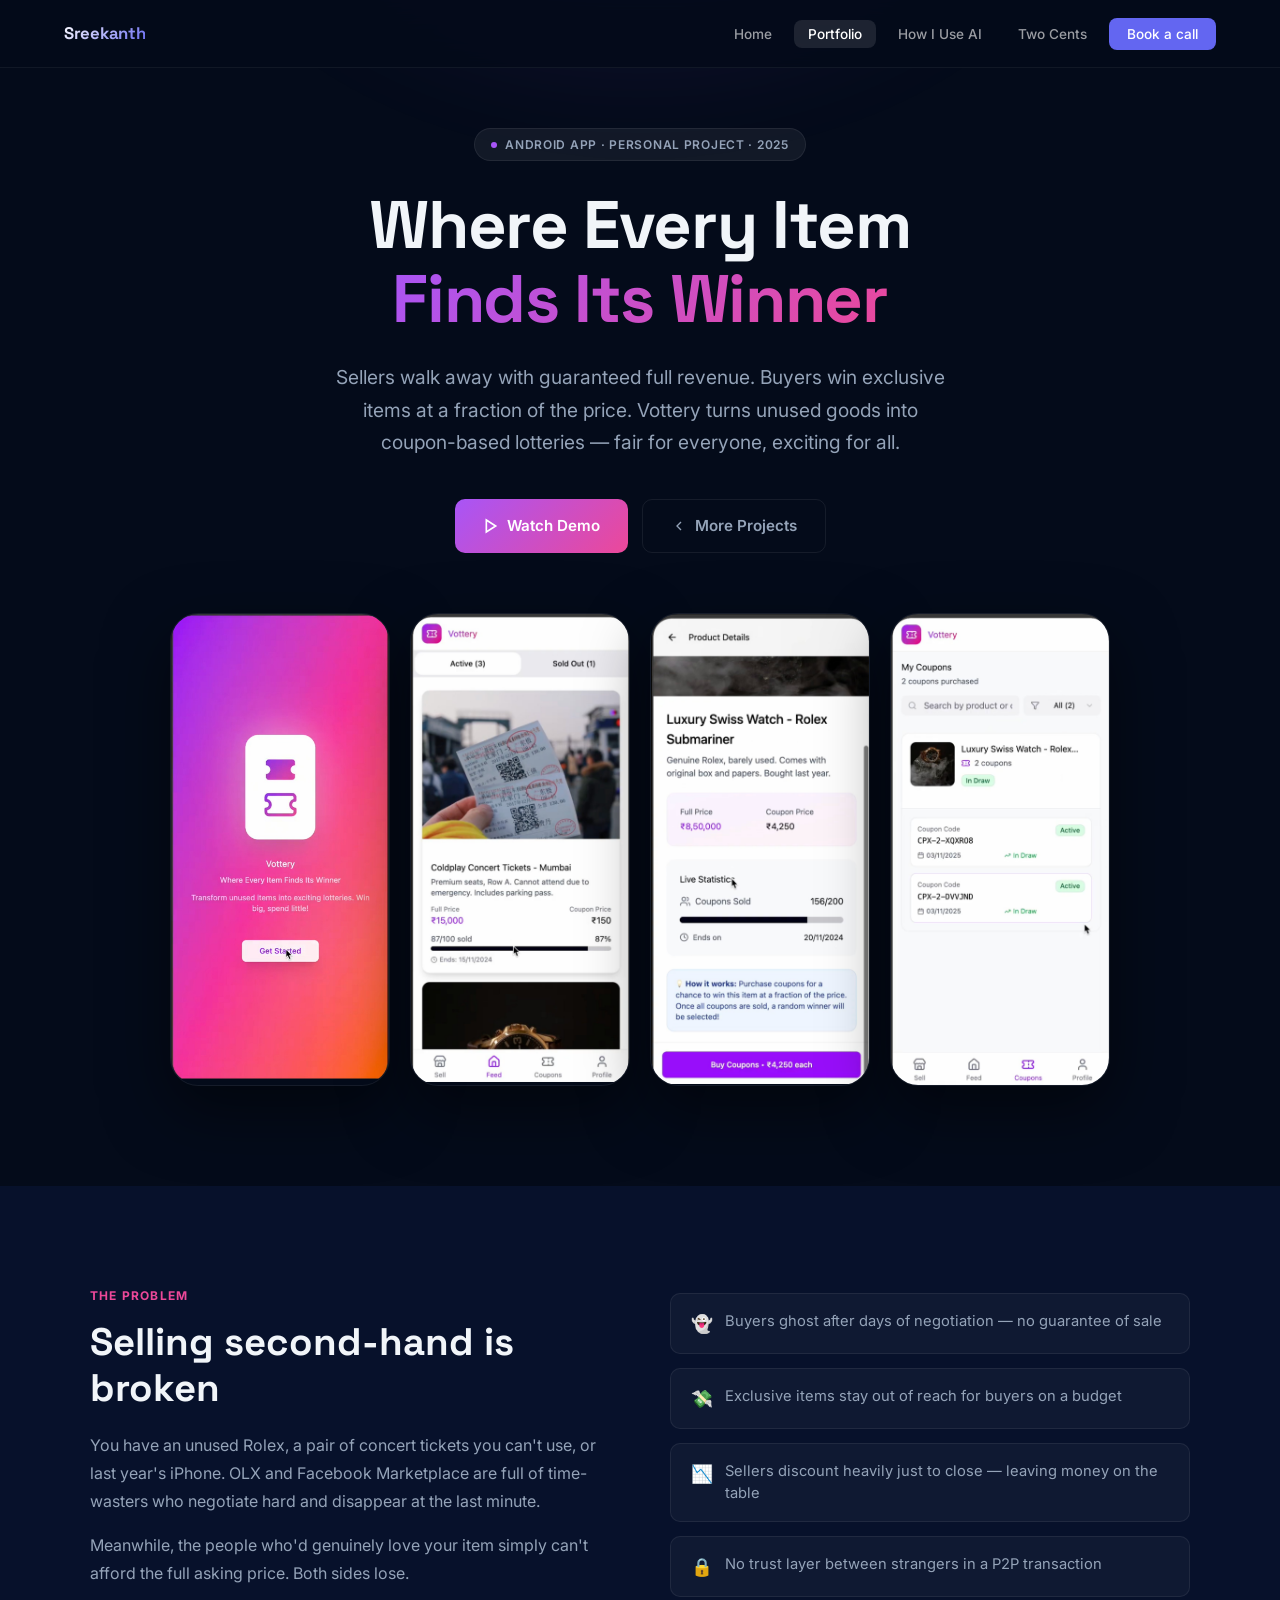
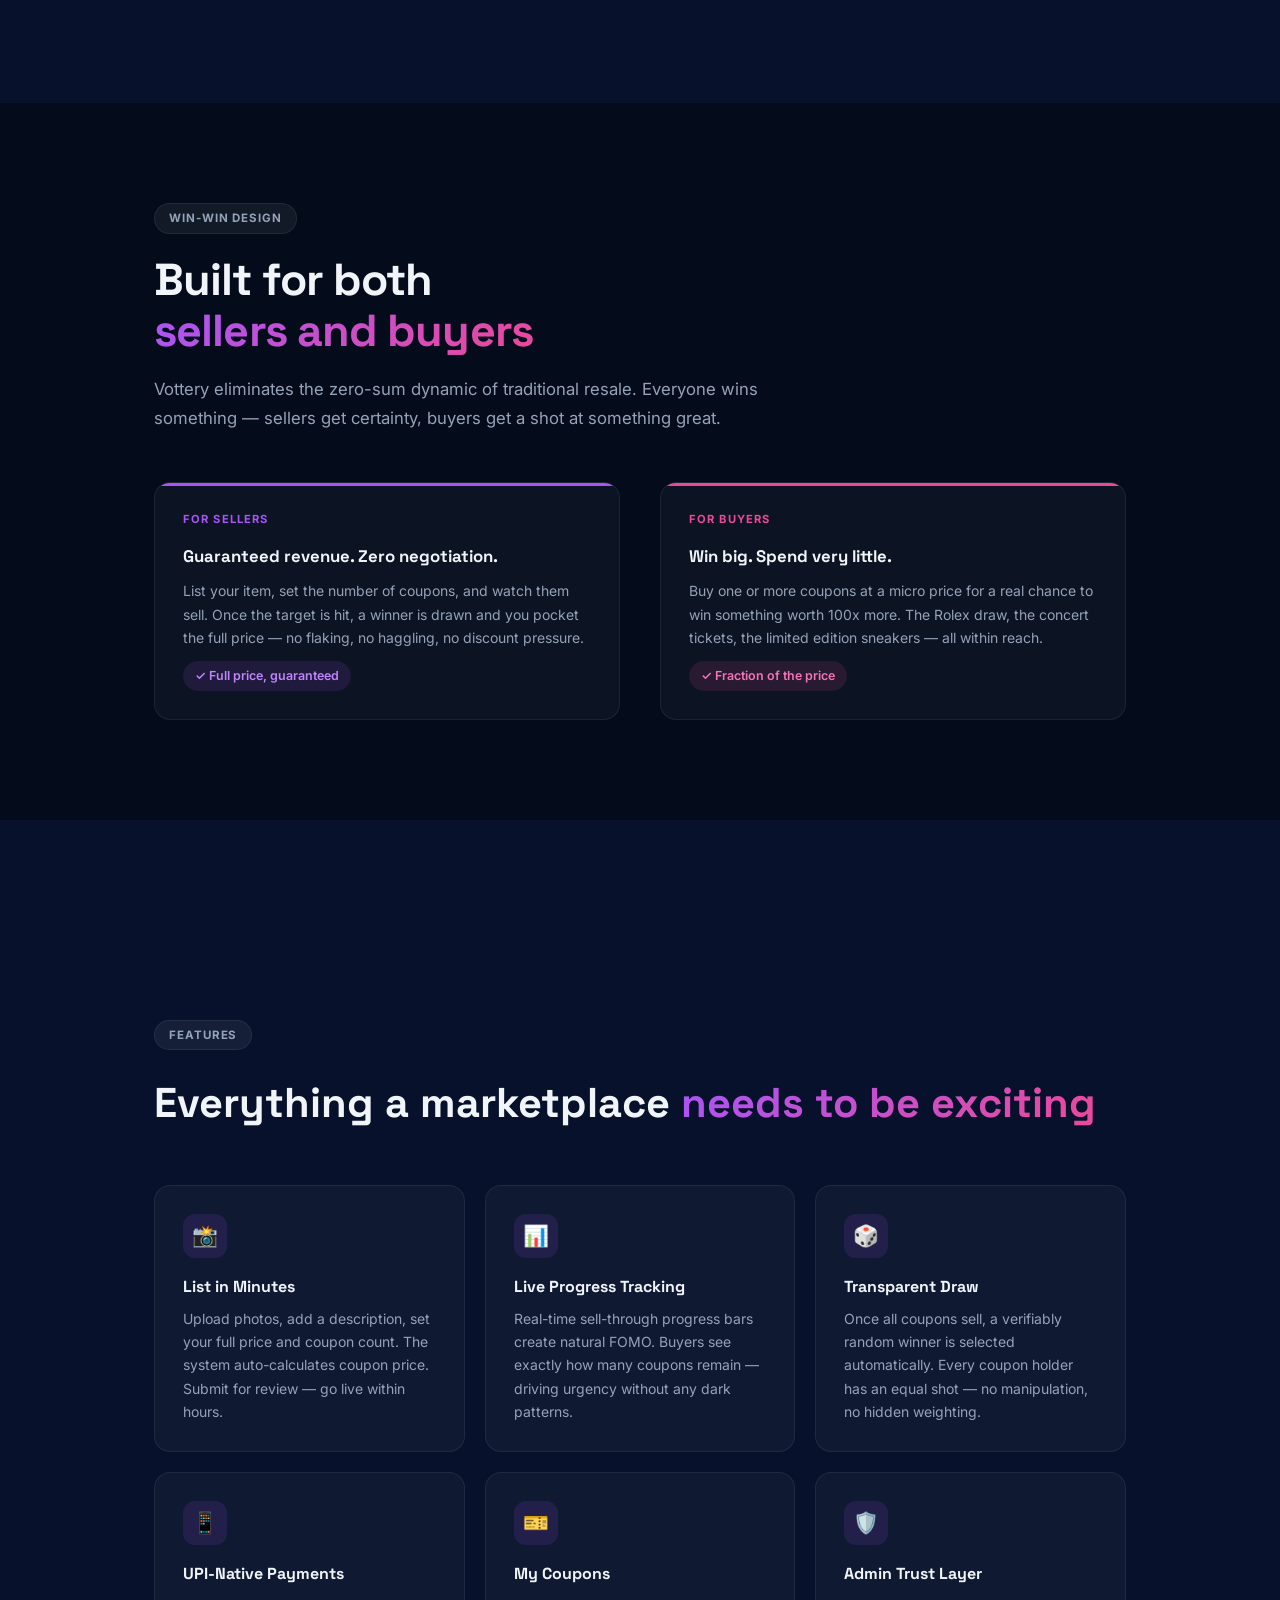
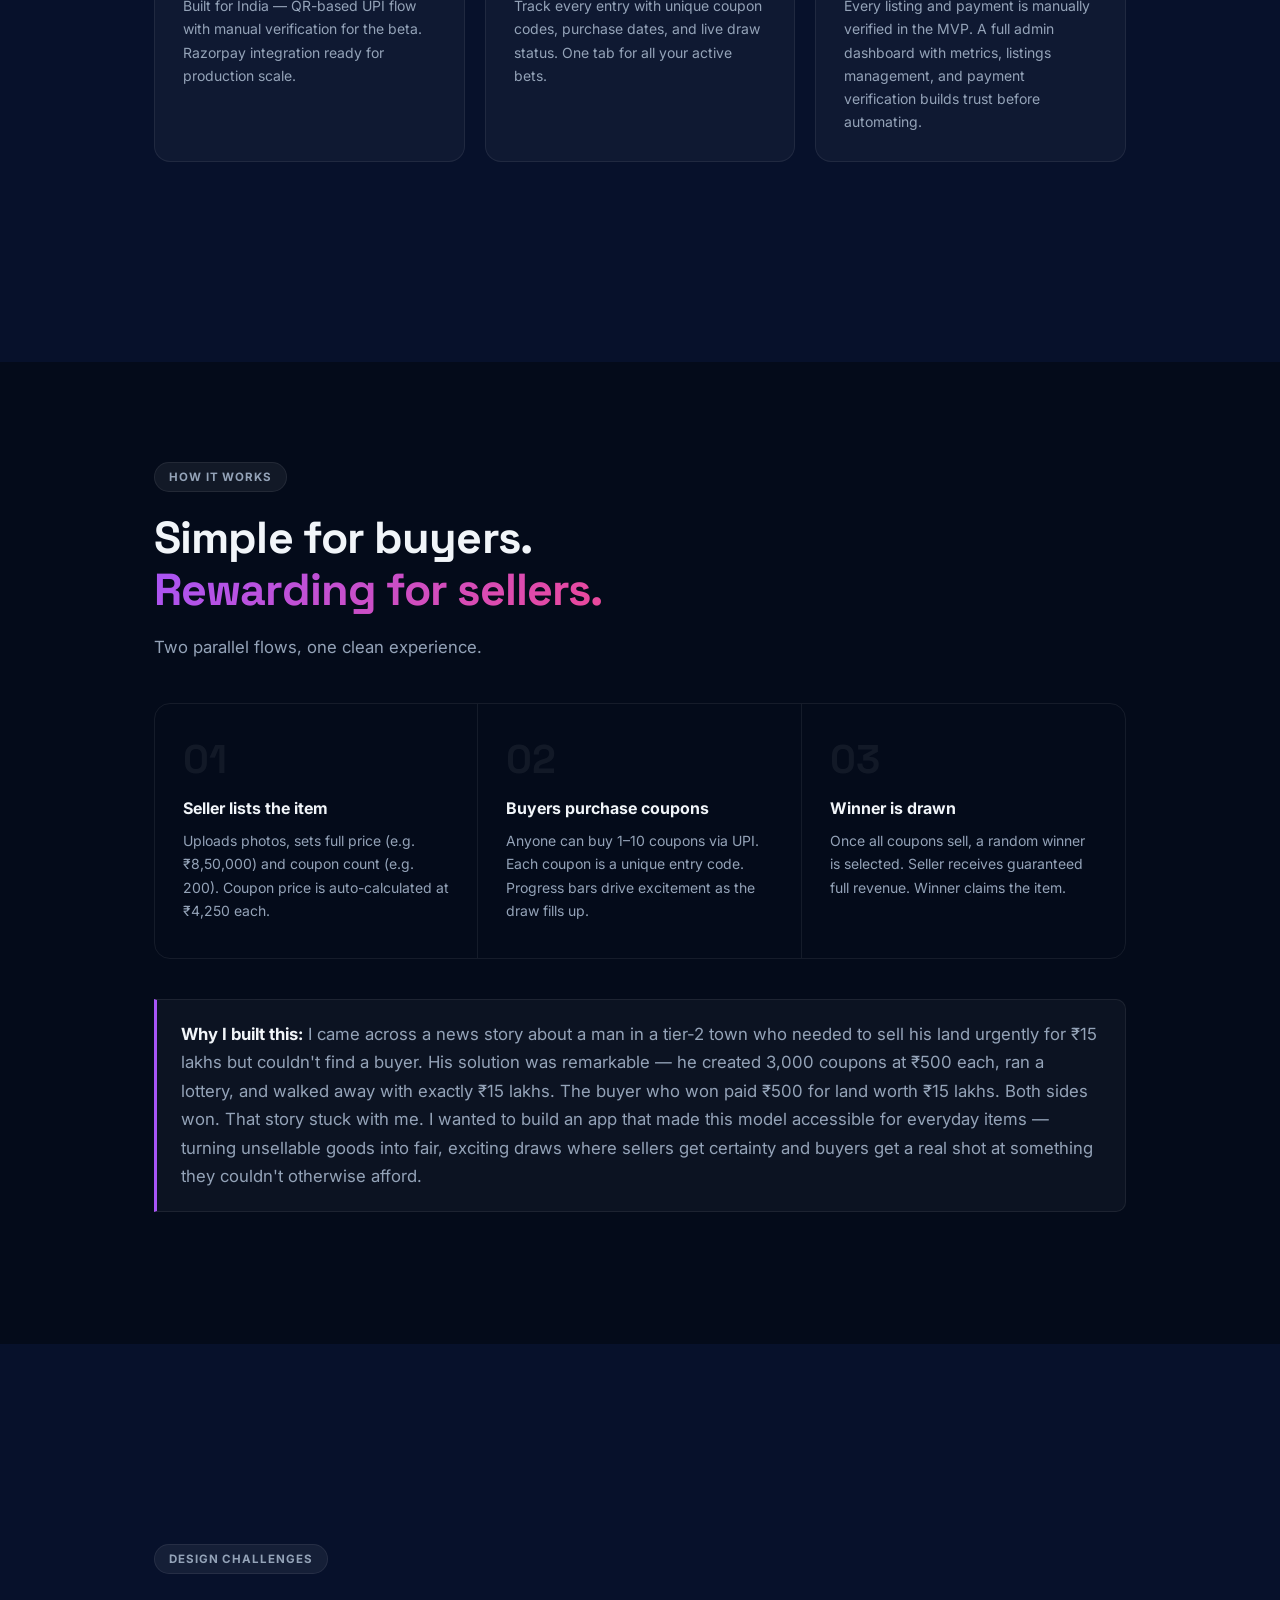
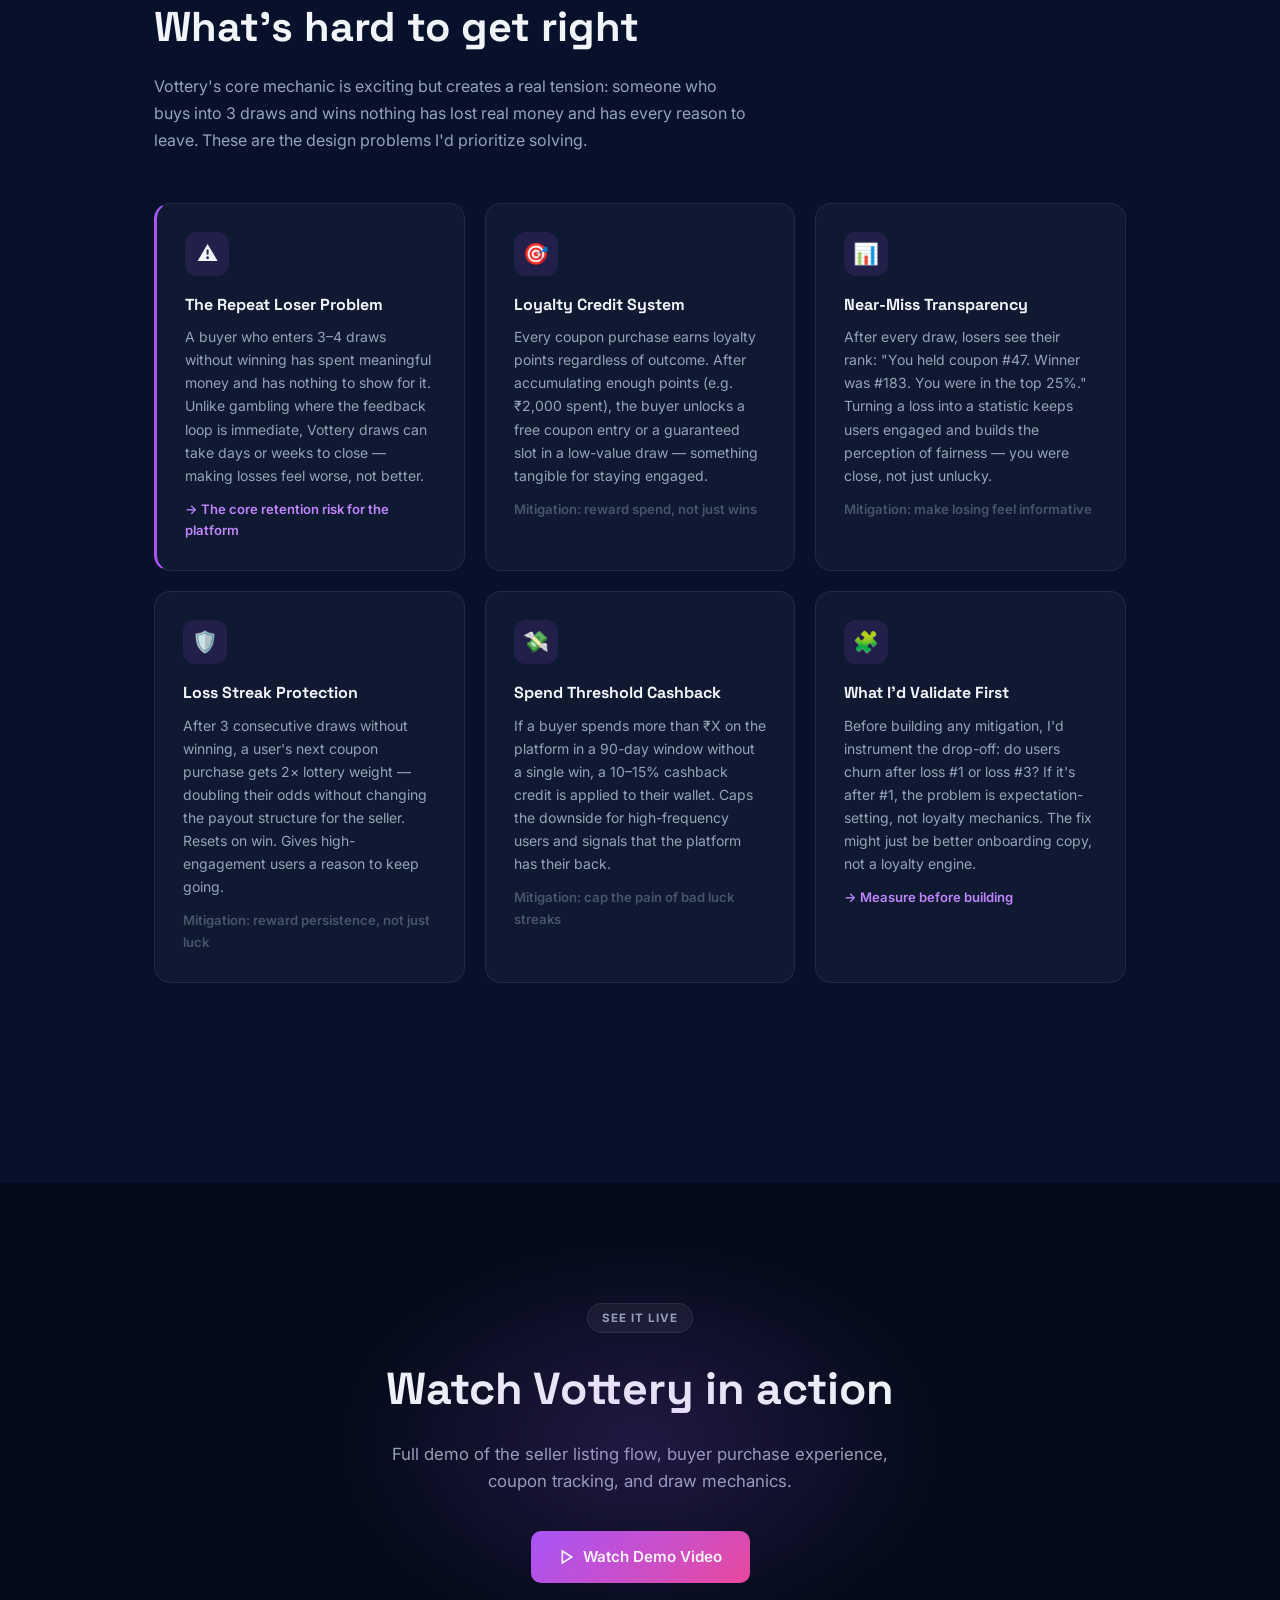
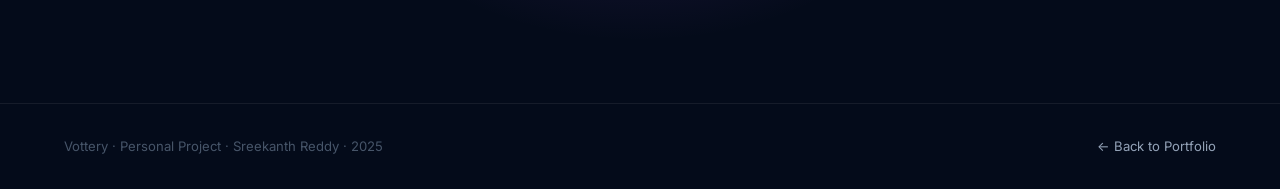
<file: vottery.html>
<!DOCTYPE html>
<html lang="en">
<head>
  <meta charset="UTF-8" />
  <meta name="viewport" content="width=device-width, initial-scale=1.0" />
  <title>Vottery — Where Every Item Finds Its Winner | Sreekanth Reddy</title>
  <meta name="description" content="Vottery reimagines secondhand selling as a coupon-based lottery. Sellers get guaranteed full price, buyers win exclusive goods at a fraction of the cost. OLX reimagined with excitement and certainty." />
  <meta name="robots" content="index, follow" />
  <link rel="canonical" href="https://sree-kanth.netlify.app/vottery.html" />

  <!-- JSON-LD Structured Data -->
  <script type="application/ld+json">
  {
    "@context": "https://schema.org",
    "@type": "SoftwareApplication",
    "name": "Vottery",
    "alternateName": "Vottery — Where Every Item Finds Its Winner",
    "description": "A gamified secondary marketplace where sellers list unused items as coupon-based lotteries. Sellers receive guaranteed full price; buyers win exclusive goods at a fraction of the cost. Features UPI payments, live draw mechanics, and an Android + PWA interface.",
    "applicationCategory": "ShoppingApplication",
    "operatingSystem": "Android, Web (PWA)",
    "url": "https://sree-kanth.netlify.app/vottery.html",
    "featureList": [
      "Coupon-based lottery marketplace",
      "Guaranteed seller revenue",
      "UPI payment integration",
      "Live draw mechanics",
      "Android and PWA support"
    ],
    "author": {
      "@type": "Person",
      "name": "Sreekanth Reddy",
      "url": "https://sree-kanth.netlify.app"
    },
    "dateCreated": "2025",
    "inLanguage": "en",
    "isPartOf": {
      "@type": "WebSite",
      "name": "Sreekanth Reddy Portfolio",
      "url": "https://sree-kanth.netlify.app"
    }
  }
  </script>

  <!-- Open Graph -->
  <meta property="og:type" content="website" />
  <meta property="og:url" content="https://sree-kanth.netlify.app/vottery.html" />
  <meta property="og:title" content="Vottery — Where Every Item Finds Its Winner" />
  <meta property="og:description" content="Vottery reimagines secondhand selling as a coupon-based lottery. Sellers get guaranteed full price, buyers win exclusive goods at a fraction of the cost." />
  <meta property="og:site_name" content="Sreekanth Reddy" />

  <!-- Twitter Card -->
  <meta name="twitter:card" content="summary_large_image" />
  <meta name="twitter:title" content="Vottery — Where Every Item Finds Its Winner" />
  <meta name="twitter:description" content="Vottery reimagines secondhand selling as a coupon-based lottery. Sellers get guaranteed full price, buyers win exclusive goods at a fraction of the cost." />

  <link rel="preconnect" href="https://fonts.googleapis.com" />
  <link rel="preconnect" href="https://fonts.gstatic.com" crossorigin />
  <link href="https://fonts.googleapis.com/css2?family=Inter:wght@300;400;500;600;700;800;900&family=Space+Grotesk:wght@400;500;600;700;800&display=swap" rel="stylesheet" />
  <link rel="stylesheet" href="./assets/project-page.css" />
  <style>
    :root {
      --hero-color: rgba(168,85,247,0.18);
      --hero-accent: #a855f7;
      --hero-grad: linear-gradient(135deg, #a855f7, #ec4899);
    }
    .feature-icon { background: rgba(168,85,247,0.12); }
    .stat-val { color: #a855f7; }
    nav {
      position: fixed; top: 0; left: 0; right: 0; z-index: 100;
      display: flex; align-items: center; justify-content: space-between;
      padding: 0 clamp(20px,5vw,80px); height: 68px;
      background: rgba(4,11,26,0.88); backdrop-filter: blur(20px);
      border-bottom: 1px solid rgba(255,255,255,0.055);
    }
    .nav-logo {
      font-family:'Space Grotesk',sans-serif; font-weight:700; font-size:1.05rem;
      background: linear-gradient(135deg,#fff 0%,#6366f1 100%);
      -webkit-background-clip:text; -webkit-text-fill-color:transparent;
      letter-spacing:-.3px; text-decoration:none;
    }
    
    .nav-links { display:flex; gap:8px; list-style:none; align-items:center; }
    .nav-links a { text-decoration:none; color:rgba(255,255,255,0.6); font-size:.85rem; font-weight:500; padding:6px 14px; border-radius:8px; transition:all .2s; }
    .nav-links a:hover { color:#fff; background:rgba(255,255,255,0.06); }
    .nav-links a.active { color:#fff; background:rgba(255,255,255,0.1); }
    .nav-cta { background:#6366f1!important; color:#fff!important; padding:8px 18px!important; border-radius:8px; }
    .nav-cta:hover { background:#4f46e5!important; }
    .hamburger { display:none; flex-direction:column; gap:5px; cursor:pointer; padding:8px; }
    .hamburger span { display:block; width:22px; height:2px; background:#fff; border-radius:2px; transition:all .2s; }
    @media(max-width:768px) {
      .nav-links { display:none; }
      .hamburger { display:flex; }
    }
    .mobile-nav {
      display:none; flex-direction:column; gap:4px;
      position:fixed; top:68px; left:0; right:0; z-index:99;
      background:rgba(4,11,26,0.97); padding:16px 24px 24px;
      border-bottom:1px solid rgba(255,255,255,0.08);
    }
    .mobile-nav.open { display:flex; }
    .mobile-nav a { color:rgba(255,255,255,0.7); text-decoration:none; font-size:.9rem; font-weight:500; padding:12px 0; border-bottom:1px solid rgba(255,255,255,0.06); }
    .mobile-nav a:hover { color:#fff; }

    .two-sided {
      display: grid; grid-template-columns: 1fr 1fr; gap: 40px;
    }
    @media(max-width:700px){ .two-sided { grid-template-columns: 1fr; } }

    .persona-card {
      background: var(--card); border: 1px solid var(--card-border);
      border-radius: var(--radius); padding: 28px; position: relative; overflow: hidden;
    }
    .persona-card::before {
      content: ''; position: absolute; top: 0; left: 0; right: 0; height: 3px;
    }
    .persona-seller::before { background: #a855f7; }
    .persona-buyer::before { background: #ec4899; }
    .persona-label { font-size: 0.7rem; font-weight: 700; letter-spacing: .1em; text-transform: uppercase; margin-bottom: 14px; }
    .persona-seller .persona-label { color: #a855f7; }
    .persona-buyer .persona-label { color: #ec4899; }
    .persona-card h3 { font-family: 'Space Grotesk', sans-serif; font-size: 1.05rem; font-weight: 700; margin-bottom: 10px; }
    .persona-card p { font-size: 0.875rem; color: var(--text-muted); line-height: 1.65; margin-bottom: 12px; }
    .persona-card .gain {
      display: inline-flex; align-items: center; gap: 6px;
      padding: 5px 12px; border-radius: 999px;
      font-size: 0.78rem; font-weight: 600;
    }
    .persona-seller .gain { background: rgba(168,85,247,0.12); color: #c084fc; }
    .persona-buyer .gain { background: rgba(236,72,153,0.12); color: #f472b6; }

    .example-card {
      background: var(--card); border: 1px solid var(--card-border);
      border-radius: var(--radius); padding: 24px;
    }
    .example-card .item-name { font-weight: 700; font-size: 1.05rem; margin-bottom: 4px; }
    .example-card .item-desc { font-size: 0.83rem; color: var(--text-muted); margin-bottom: 16px; }
    .price-row { display: flex; justify-content: space-between; align-items: center; margin-bottom: 14px; }
    .full-price { font-size: 1.4rem; font-weight: 800; color: #a855f7; font-family: 'Space Grotesk', sans-serif; }
    .coupon-price-label { font-size: 0.75rem; color: var(--text-dim); }
    .coupon-price-val { font-size: 1.1rem; font-weight: 700; text-align: right; }
    .progress-bar-wrap { margin-bottom: 8px; }
    .progress-bar-bg { background: rgba(255,255,255,0.08); border-radius: 999px; height: 6px; overflow: hidden; }
    .progress-bar-fill { height: 100%; background: linear-gradient(90deg, #a855f7, #ec4899); border-radius: 999px; }
    .progress-labels { display: flex; justify-content: space-between; font-size: 0.75rem; color: var(--text-dim); margin-top: 6px; }
    .buy-btn {
      display: block; width: 100%; padding: 12px;
      background: linear-gradient(135deg, #a855f7, #ec4899); color: #fff;
      border-radius: 10px; font-weight: 700; font-size: 0.9rem; text-align: center;
      margin-top: 16px; text-decoration: none;
    }
  </style>
</head>
<body>

<!-- NAV -->
<nav>
  <a href="index.html" class="nav-logo">Sreekanth</a>
  <ul class="nav-links">
    <li><a href="index.html">Home</a></li>
    <li><a href="index.html#portfolio" class="active">Portfolio</a></li>
    <li><a href="how-i-use-ai.html">How I Use AI</a></li>
    <li><a href="two-cents.html">Two Cents</a></li>
    <li><a href="index.html#contact" class="nav-cta">Book a call</a></li>
  </ul>
  <div class="hamburger" id="hamburger" onclick="document.getElementById('mobile-nav').classList.toggle('open')">
    <span></span><span></span><span></span>
  </div>
</nav>

<div class="mobile-nav" id="mobile-nav">
  <a href="index.html" onclick="document.getElementById('mobile-nav').classList.remove('open')">Home</a>
  <a href="index.html#portfolio" onclick="document.getElementById('mobile-nav').classList.remove('open')">Portfolio</a>
  <a href="how-i-use-ai.html">How I Use AI</a>
  <a href="two-cents.html">Two Cents</a>
  <a href="index.html#contact" onclick="document.getElementById('mobile-nav').classList.remove('open')">Book a call</a>
</div>

<!-- HERO -->
<section class="project-hero">
  <div class="hero-glow"></div>
  <div class="hero-tag"><span class="dot"></span>Android App · Personal Project · 2025</div>
  <h1>Where Every Item<br><span class="grad">Finds Its Winner</span></h1>
  <p class="hero-sub">
    Sellers walk away with guaranteed full revenue. Buyers win exclusive items at a fraction of the price. Vottery turns unused goods into coupon-based lotteries — fair for everyone, exciting for all.
  </p>
  <div class="hero-btns">
    <a href="https://drive.google.com/file/d/1kdOaMiSwu0PluYfFmVT5myDcgPw43dW1/view?usp=sharing" target="_blank" rel="noopener" class="btn-primary" style="background: linear-gradient(135deg,#a855f7,#ec4899);">
      <svg width="16" height="16" fill="none" stroke="currentColor" stroke-width="2.5" viewBox="0 0 24 24"><polygon points="5 3 19 12 5 21 5 3"/></svg>
      Watch Demo
    </a>
    <a href="./index.html#side-projects" class="btn-outline">
      <svg width="16" height="16" fill="none" stroke="currentColor" stroke-width="2" viewBox="0 0 24 24"><polyline points="15 18 9 12 15 6"/></svg>
      More Projects
    </a>
  </div>

  <div class="phone-row">
    <div class="phone-frame">
      <img src="./assets/vottery-splash.jpg" alt="Vottery splash screen" />
    </div>
    <div class="phone-frame">
      <img src="./assets/vottery-feed.jpg" alt="Vottery feed — active listings" />
    </div>
    <div class="phone-frame">
      <img src="./assets/vottery-product.jpg" alt="Vottery product details — Rolex Submariner" />
    </div>
    <div class="phone-frame">
      <img src="./assets/vottery-coupons.jpg" alt="Vottery My Coupons screen" />
    </div>
  </div>
</section>

<!-- PROBLEM -->
<div class="problem-section">
  <div class="problem-inner">
    <div>
      <div class="problem-label">The Problem</div>
      <h2>Selling second-hand is broken</h2>
      <p>You have an unused Rolex, a pair of concert tickets you can't use, or last year's iPhone. OLX and Facebook Marketplace are full of time-wasters who negotiate hard and disappear at the last minute.</p>
      <p>Meanwhile, the people who'd genuinely love your item simply can't afford the full asking price. Both sides lose.</p>
    </div>
    <ul class="pain-list">
      <li><span class="icon">👻</span>Buyers ghost after days of negotiation — no guarantee of sale</li>
      <li><span class="icon">💸</span>Exclusive items stay out of reach for buyers on a budget</li>
      <li><span class="icon">📉</span>Sellers discount heavily just to close — leaving money on the table</li>
      <li><span class="icon">🔒</span>No trust layer between strangers in a P2P transaction</li>
    </ul>
  </div>
</div>

<!-- TWO SIDES -->
<section class="section">
  <div class="section-tag">Win-Win Design</div>
  <h2>Built for both<br><span class="grad">sellers and buyers</span></h2>
  <p class="section-desc">Vottery eliminates the zero-sum dynamic of traditional resale. Everyone wins something — sellers get certainty, buyers get a shot at something great.</p>

  <div class="two-sided">
    <div class="persona-card persona-seller">
      <div class="persona-label">For Sellers</div>
      <h3>Guaranteed revenue. Zero negotiation.</h3>
      <p>List your item, set the number of coupons, and watch them sell. Once the target is hit, a winner is drawn and you pocket the full price — no flaking, no haggling, no discount pressure.</p>
      <span class="gain">✓ Full price, guaranteed</span>
    </div>
    <div class="persona-card persona-buyer">
      <div class="persona-label">For Buyers</div>
      <h3>Win big. Spend very little.</h3>
      <p>Buy one or more coupons at a micro price for a real chance to win something worth 100x more. The Rolex draw, the concert tickets, the limited edition sneakers — all within reach.</p>
      <span class="gain">✓ Fraction of the price</span>
    </div>
  </div>
</section>

<!-- FEATURES -->
<div class="problem-section">
  <div style="max-width:1100px; margin:0 auto; padding: clamp(60px,8vw,100px) clamp(20px,5vw,80px);">
    <div class="section-tag">Features</div>
    <h2 style="font-family:'Space Grotesk',sans-serif; font-size:clamp(1.8rem,4vw,2.6rem); font-weight:800; margin-bottom:48px;">Everything a marketplace <span style="background:linear-gradient(135deg,#a855f7,#ec4899);-webkit-background-clip:text;-webkit-text-fill-color:transparent;background-clip:text;">needs to be exciting</span></h2>
    <div class="features-grid">
      <div class="feature-card">
        <div class="feature-icon">📸</div>
        <h3>List in Minutes</h3>
        <p>Upload photos, add a description, set your full price and coupon count. The system auto-calculates coupon price. Submit for review — go live within hours.</p>
      </div>
      <div class="feature-card">
        <div class="feature-icon">📊</div>
        <h3>Live Progress Tracking</h3>
        <p>Real-time sell-through progress bars create natural FOMO. Buyers see exactly how many coupons remain — driving urgency without any dark patterns.</p>
      </div>
      <div class="feature-card">
        <div class="feature-icon">🎲</div>
        <h3>Transparent Draw</h3>
        <p>Once all coupons sell, a verifiably random winner is selected automatically. Every coupon holder has an equal shot — no manipulation, no hidden weighting.</p>
      </div>
      <div class="feature-card">
        <div class="feature-icon">📱</div>
        <h3>UPI-Native Payments</h3>
        <p>Built for India — QR-based UPI flow with manual verification for the beta. Razorpay integration ready for production scale.</p>
      </div>
      <div class="feature-card">
        <div class="feature-icon">🎫</div>
        <h3>My Coupons</h3>
        <p>Track every entry with unique coupon codes, purchase dates, and live draw status. One tab for all your active bets.</p>
      </div>
      <div class="feature-card">
        <div class="feature-icon">🛡️</div>
        <h3>Admin Trust Layer</h3>
        <p>Every listing and payment is manually verified in the MVP. A full admin dashboard with metrics, listings management, and payment verification builds trust before automating.</p>
      </div>
    </div>
  </div>
</div>

<!-- HOW IT WORKS -->
<section class="section">
  <div class="section-tag">How It Works</div>
  <h2>Simple for buyers.<br><span class="grad">Rewarding for sellers.</span></h2>
  <p class="section-desc" style="margin-bottom: 40px;">Two parallel flows, one clean experience.</p>
  <div class="steps-row" style="border: 1px solid var(--card-border); border-radius: var(--radius);">
    <div class="step">
      <div class="step-num">01</div>
      <h3>Seller lists the item</h3>
      <p>Uploads photos, sets full price (e.g. ₹8,50,000) and coupon count (e.g. 200). Coupon price is auto-calculated at ₹4,250 each.</p>
    </div>
    <div class="step">
      <div class="step-num">02</div>
      <h3>Buyers purchase coupons</h3>
      <p>Anyone can buy 1–10 coupons via UPI. Each coupon is a unique entry code. Progress bars drive excitement as the draw fills up.</p>
    </div>
    <div class="step">
      <div class="step-num">03</div>
      <h3>Winner is drawn</h3>
      <p>Once all coupons sell, a random winner is selected. Seller receives guaranteed full revenue. Winner claims the item.</p>
    </div>
  </div>

  <div class="highlight-box" style="margin-top: 40px;">
    <strong>Why I built this:</strong> I came across a news story about a man in a tier-2 town who needed to sell his land urgently for ₹15 lakhs but couldn't find a buyer. His solution was remarkable — he created 3,000 coupons at ₹500 each, ran a lottery, and walked away with exactly ₹15 lakhs. The buyer who won paid ₹500 for land worth ₹15 lakhs. Both sides won. That story stuck with me. I wanted to build an app that made this model accessible for everyday items — turning unsellable goods into fair, exciting draws where sellers get certainty and buyers get a real shot at something they couldn't otherwise afford.
  </div>
</section>

<!-- DESIGN CHALLENGES -->
<div class="problem-section">
  <div style="max-width:1100px; margin:0 auto; padding: clamp(60px,8vw,100px) clamp(20px,5vw,80px);">
    <div class="section-tag">Design Challenges</div>
    <h2 style="font-family:'Space Grotesk',sans-serif; font-size:clamp(1.8rem,4vw,2.6rem); font-weight:800; margin-bottom:12px;">What's hard to get right</h2>
    <p style="color:var(--text-muted); font-size:1rem; max-width:600px; margin-bottom:48px; line-height:1.7;">Vottery's core mechanic is exciting but creates a real tension: someone who buys into 3 draws and wins nothing has lost real money and has every reason to leave. These are the design problems I'd prioritize solving.</p>

    <div class="features-grid">
      <div class="feature-card" style="border-left: 3px solid #a855f7;">
        <div class="feature-icon" style="background:rgba(168,85,247,0.12);">⚠️</div>
        <h3>The Repeat Loser Problem</h3>
        <p>A buyer who enters 3–4 draws without winning has spent meaningful money and has nothing to show for it. Unlike gambling where the feedback loop is immediate, Vottery draws can take days or weeks to close — making losses feel worse, not better.</p>
        <p style="font-size:0.82rem; color:#c084fc; margin-top:12px; font-weight:600;">→ The core retention risk for the platform</p>
      </div>

      <div class="feature-card">
        <div class="feature-icon" style="background:rgba(168,85,247,0.12);">🎯</div>
        <h3>Loyalty Credit System</h3>
        <p>Every coupon purchase earns loyalty points regardless of outcome. After accumulating enough points (e.g. ₹2,000 spent), the buyer unlocks a free coupon entry or a guaranteed slot in a low-value draw — something tangible for staying engaged.</p>
        <p style="font-size:0.82rem; color:var(--text-dim); margin-top:12px; font-weight:600;">Mitigation: reward spend, not just wins</p>
      </div>

      <div class="feature-card">
        <div class="feature-icon" style="background:rgba(168,85,247,0.12);">📊</div>
        <h3>Near-Miss Transparency</h3>
        <p>After every draw, losers see their rank: "You held coupon #47. Winner was #183. You were in the top 25%." Turning a loss into a statistic keeps users engaged and builds the perception of fairness — you were close, not just unlucky.</p>
        <p style="font-size:0.82rem; color:var(--text-dim); margin-top:12px; font-weight:600;">Mitigation: make losing feel informative</p>
      </div>

      <div class="feature-card">
        <div class="feature-icon" style="background:rgba(168,85,247,0.12);">🛡️</div>
        <h3>Loss Streak Protection</h3>
        <p>After 3 consecutive draws without winning, a user's next coupon purchase gets 2× lottery weight — doubling their odds without changing the payout structure for the seller. Resets on win. Gives high-engagement users a reason to keep going.</p>
        <p style="font-size:0.82rem; color:var(--text-dim); margin-top:12px; font-weight:600;">Mitigation: reward persistence, not just luck</p>
      </div>

      <div class="feature-card">
        <div class="feature-icon" style="background:rgba(168,85,247,0.12);">💸</div>
        <h3>Spend Threshold Cashback</h3>
        <p>If a buyer spends more than ₹X on the platform in a 90-day window without a single win, a 10–15% cashback credit is applied to their wallet. Caps the downside for high-frequency users and signals that the platform has their back.</p>
        <p style="font-size:0.82rem; color:var(--text-dim); margin-top:12px; font-weight:600;">Mitigation: cap the pain of bad luck streaks</p>
      </div>

      <div class="feature-card">
        <div class="feature-icon" style="background:rgba(168,85,247,0.12);">🧩</div>
        <h3>What I'd Validate First</h3>
        <p>Before building any mitigation, I'd instrument the drop-off: do users churn after loss #1 or loss #3? If it's after #1, the problem is expectation-setting, not loyalty mechanics. The fix might just be better onboarding copy, not a loyalty engine.</p>
        <p style="font-size:0.82rem; color:#c084fc; margin-top:12px; font-weight:600;">→ Measure before building</p>
      </div>
    </div>
  </div>
</div>

<!-- DEMO CTA -->
<section class="demo-section">
  <div class="section-tag" style="display:inline-block; margin-bottom:20px;">See It Live</div>
  <h2>Watch Vottery in action</h2>
  <p>Full demo of the seller listing flow, buyer purchase experience, coupon tracking, and draw mechanics.</p>
  <a href="https://drive.google.com/file/d/1kdOaMiSwu0PluYfFmVT5myDcgPw43dW1/view?usp=sharing" target="_blank" rel="noopener" class="btn-primary" style="background: linear-gradient(135deg,#a855f7,#ec4899);">
    <svg width="16" height="16" fill="none" stroke="currentColor" stroke-width="2.5" viewBox="0 0 24 24"><polygon points="5 3 19 12 5 21 5 3"/></svg>
    Watch Demo Video
  </a>
</section>

<!-- FOOTER -->
<footer class="project-footer">
  <p>Vottery · Personal Project · Sreekanth Reddy · 2025</p>
  <a href="./index.html" class="footer-back">← Back to Portfolio</a>
</footer>

</body>
</html>
</file>
<file: assets/project-page.css>
/* ── Shared styles for project sub-pages ── */
*, *::before, *::after { box-sizing: border-box; margin: 0; padding: 0; }

:root {
  --bg: #040b1a; --surface: #07112b;
  --card: rgba(255,255,255,0.034); --card-border: rgba(255,255,255,0.072);
  --primary: #6366f1; --primary-glow: rgba(99,102,241,0.35);
  --accent: #f97316; --accent2: #ec4899; --green: #22d3ee;
  --text: #f1f5f9; --text-muted: #94a3b8; --text-dim: #475569;
  --radius: 16px; --radius-sm: 10px;
}

html { scroll-behavior: smooth; }

body {
  background: var(--bg);
  color: var(--text);
  font-family: 'Inter', sans-serif;
  font-size: 16px;
  line-height: 1.6;
  -webkit-font-smoothing: antialiased;
}

/* ── Nav ── */
.project-nav {
  position: sticky; top: 0; z-index: 100;
  display: flex; align-items: center; justify-content: space-between;
  padding: 0 clamp(20px,5vw,60px);
  height: 64px;
  background: rgba(4,11,26,0.85);
  backdrop-filter: blur(16px);
  border-bottom: 1px solid var(--card-border);
}
.nav-back {
  display: flex; align-items: center; gap: 8px;
  color: var(--text-muted); text-decoration: none; font-size: 0.875rem; font-weight: 500;
  transition: color .2s;
}
.nav-back:hover { color: var(--text); }
.nav-back svg { flex-shrink: 0; }
.nav-brand { font-family: 'Space Grotesk', sans-serif; font-weight: 700; font-size: 1rem; color: var(--text); }
.nav-cta-btn {
  padding: 8px 20px; border-radius: 8px;
  background: var(--primary); color: #fff;
  font-size: 0.82rem; font-weight: 600; text-decoration: none;
  transition: opacity .2s;
}
.nav-cta-btn:hover { opacity: 0.88; }

/* ── Hero ── */
.project-hero {
  position: relative; overflow: hidden;
  padding: clamp(80px,10vw,140px) clamp(20px,5vw,80px) clamp(60px,8vw,100px);
  text-align: center;
}
.hero-glow {
  position: absolute; inset: 0; pointer-events: none;
}
.hero-glow::before {
  content: '';
  position: absolute; top: -40%; left: 50%; transform: translateX(-50%);
  width: 900px; height: 600px;
  background: radial-gradient(ellipse, var(--hero-color, rgba(99,102,241,0.18)) 0%, transparent 70%);
  filter: blur(40px);
}
.hero-tag {
  display: inline-flex; align-items: center; gap: 8px;
  padding: 6px 16px; border-radius: 999px;
  background: rgba(255,255,255,0.06); border: 1px solid var(--card-border);
  font-size: 0.75rem; font-weight: 600; letter-spacing: .06em; text-transform: uppercase;
  color: var(--text-muted); margin-bottom: 28px;
}
.hero-tag .dot { width: 6px; height: 6px; border-radius: 50%; background: var(--hero-accent, var(--primary)); }
.project-hero h1 {
  font-family: 'Space Grotesk', sans-serif;
  font-size: clamp(2.4rem, 6vw, 4.2rem);
  font-weight: 800; line-height: 1.1; letter-spacing: -.02em;
  margin-bottom: 24px; max-width: 820px; margin-inline: auto;
}
.project-hero h1 .grad {
  background: var(--hero-grad, linear-gradient(135deg, #6366f1, #ec4899));
  -webkit-background-clip: text; -webkit-text-fill-color: transparent; background-clip: text;
}
.hero-sub {
  font-size: clamp(1rem, 2vw, 1.2rem); color: var(--text-muted);
  max-width: 620px; margin: 0 auto 40px;
  line-height: 1.7;
}
.hero-btns { display: flex; gap: 14px; justify-content: center; flex-wrap: wrap; }
.btn-primary {
  display: inline-flex; align-items: center; gap: 8px;
  padding: 14px 28px; border-radius: 10px;
  background: var(--hero-accent, var(--primary)); color: #fff;
  font-weight: 600; font-size: 0.95rem; text-decoration: none;
  transition: opacity .2s, transform .15s;
}
.btn-primary:hover { opacity: 0.88; transform: translateY(-1px); }
.btn-outline {
  display: inline-flex; align-items: center; gap: 8px;
  padding: 14px 28px; border-radius: 10px;
  border: 1px solid var(--card-border); color: var(--text-muted);
  font-weight: 600; font-size: 0.95rem; text-decoration: none;
  transition: border-color .2s, color .2s;
}
.btn-outline:hover { border-color: rgba(255,255,255,0.2); color: var(--text); }

/* ── Hero image strip ── */
.hero-image-wrap {
  max-width: 1000px; margin: 60px auto 0;
  border-radius: var(--radius); overflow: hidden;
  border: 1px solid var(--card-border);
  box-shadow: 0 40px 120px rgba(0,0,0,0.6);
}
.hero-image-wrap img { width: 100%; display: block; }

/* ── Phone mockups ── */
.phone-row {
  display: flex; justify-content: center; gap: 20px;
  flex-wrap: wrap; margin-top: 60px;
}
.phone-frame {
  width: 220px; border-radius: 28px; overflow: hidden;
  border: 1px solid var(--card-border);
  box-shadow: 0 24px 64px rgba(0,0,0,0.5);
  flex-shrink: 0;
}
.phone-frame img { width: 100%; display: block; }

/* ── Section ── */
.section {
  padding: clamp(60px,8vw,100px) clamp(20px,5vw,80px);
  max-width: 1100px; margin: 0 auto;
}
.section-tag {
  display: inline-block; padding: 5px 14px; border-radius: 999px;
  background: rgba(255,255,255,0.06); border: 1px solid var(--card-border);
  font-size: 0.72rem; font-weight: 700; letter-spacing: .08em; text-transform: uppercase;
  color: var(--text-muted); margin-bottom: 20px;
}
.section h2 {
  font-family: 'Space Grotesk', sans-serif;
  font-size: clamp(1.8rem, 4vw, 2.8rem);
  font-weight: 800; line-height: 1.15; letter-spacing: -.02em;
  margin-bottom: 18px;
}
.section h2 .grad {
  background: var(--hero-grad, linear-gradient(135deg, #6366f1, #ec4899));
  -webkit-background-clip: text; -webkit-text-fill-color: transparent; background-clip: text;
}
.section-desc {
  font-size: 1.05rem; color: var(--text-muted); max-width: 640px;
  line-height: 1.75; margin-bottom: 48px;
}

/* ── Problem / pain ── */
.problem-section {
  background: var(--surface);
  padding: clamp(60px,8vw,100px) clamp(20px,5vw,80px);
}
.problem-inner {
  max-width: 1100px; margin: 0 auto;
  display: grid; grid-template-columns: 1fr 1fr; gap: 60px; align-items: center;
}
@media(max-width:700px){ .problem-inner { grid-template-columns: 1fr; gap: 40px; } }
.problem-label { font-size: 0.75rem; font-weight: 700; letter-spacing: .1em; text-transform: uppercase; color: var(--accent2); margin-bottom: 14px; }
.problem-inner h2 { font-family: 'Space Grotesk', sans-serif; font-size: clamp(1.6rem,3.5vw,2.4rem); font-weight: 800; line-height: 1.2; margin-bottom: 20px; }
.problem-inner p { font-size: 1rem; color: var(--text-muted); line-height: 1.75; margin-bottom: 16px; }
.pain-list { list-style: none; display: flex; flex-direction: column; gap: 14px; }
.pain-list li {
  display: flex; align-items: flex-start; gap: 12px;
  padding: 16px 20px; border-radius: var(--radius-sm);
  background: var(--card); border: 1px solid var(--card-border);
  font-size: 0.92rem; color: var(--text-muted); line-height: 1.5;
}
.pain-list li .icon { font-size: 1.1rem; flex-shrink: 0; margin-top: 1px; }

/* ── Feature grid ── */
.features-grid {
  display: grid; grid-template-columns: repeat(auto-fit, minmax(280px, 1fr));
  gap: 20px;
}
.feature-card {
  background: var(--card); border: 1px solid var(--card-border);
  border-radius: var(--radius); padding: 28px;
  transition: border-color .2s, transform .2s;
}
.feature-card:hover { border-color: rgba(255,255,255,0.14); transform: translateY(-3px); }
.feature-icon {
  width: 44px; height: 44px; border-radius: 12px;
  display: flex; align-items: center; justify-content: center;
  font-size: 1.3rem; margin-bottom: 16px;
  background: var(--feature-bg, rgba(99,102,241,0.12));
}
.feature-card h3 { font-family: 'Space Grotesk', sans-serif; font-size: 1rem; font-weight: 700; margin-bottom: 8px; }
.feature-card p { font-size: 0.875rem; color: var(--text-muted); line-height: 1.65; }

/* ── How it works ── */
.how-section { background: var(--surface); }
.steps-row {
  display: grid; grid-template-columns: repeat(auto-fit, minmax(240px, 1fr));
  gap: 0; position: relative;
}
.step {
  padding: 36px 28px; position: relative;
  border-right: 1px solid var(--card-border);
}
.step:last-child { border-right: none; }
@media(max-width:700px) { .step { border-right: none; border-bottom: 1px solid var(--card-border); } .step:last-child { border-bottom: none; } }
.step-num {
  font-family: 'Space Grotesk', sans-serif; font-size: 2.5rem; font-weight: 800;
  color: rgba(255,255,255,0.06); line-height: 1; margin-bottom: 16px;
}
.step h3 { font-size: 1rem; font-weight: 700; margin-bottom: 8px; }
.step p { font-size: 0.875rem; color: var(--text-muted); line-height: 1.65; }

/* ── Demo CTA ── */
.demo-section {
  padding: clamp(80px,10vw,120px) clamp(20px,5vw,80px);
  text-align: center; position: relative; overflow: hidden;
}
.demo-section::before {
  content: '';
  position: absolute; top: 50%; left: 50%; transform: translate(-50%, -50%);
  width: 600px; height: 400px;
  background: radial-gradient(ellipse, var(--hero-color, rgba(99,102,241,0.12)) 0%, transparent 70%);
  pointer-events: none;
}
.demo-section h2 { font-family: 'Space Grotesk', sans-serif; font-size: clamp(1.8rem,4vw,2.8rem); font-weight: 800; margin-bottom: 16px; }
.demo-section p { color: var(--text-muted); font-size: 1.05rem; max-width: 500px; margin: 0 auto 36px; }

/* ── Footer ── */
.project-footer {
  border-top: 1px solid var(--card-border);
  padding: 32px clamp(20px,5vw,80px);
  display: flex; align-items: center; justify-content: space-between; flex-wrap: wrap; gap: 16px;
}
.project-footer p { font-size: 0.82rem; color: var(--text-dim); }
.footer-back { font-size: 0.82rem; color: var(--text-muted); text-decoration: none; }
.footer-back:hover { color: var(--text); }

/* ── Stats row ── */
.stats-row {
  display: flex; gap: 0; flex-wrap: wrap;
  border: 1px solid var(--card-border); border-radius: var(--radius);
  overflow: hidden; margin-top: 48px;
}
.stat-item {
  flex: 1; min-width: 160px; padding: 28px 24px;
  border-right: 1px solid var(--card-border); text-align: center;
}
.stat-item:last-child { border-right: none; }
.stat-val { font-family: 'Space Grotesk', sans-serif; font-size: 2rem; font-weight: 800; line-height: 1; margin-bottom: 6px; }
.stat-lbl { font-size: 0.78rem; color: var(--text-muted); text-transform: uppercase; letter-spacing: .06em; }

/* ── Quote / highlight ── */
.highlight-box {
  background: var(--card); border: 1px solid var(--card-border);
  border-left: 3px solid var(--hero-accent, var(--primary));
  border-radius: 0 var(--radius-sm) var(--radius-sm) 0;
  padding: 20px 24px; margin: 32px 0;
  font-size: 1.05rem; line-height: 1.7; color: var(--text-muted);
}
.highlight-box strong { color: var(--text); }

/* ── Mode showcase (Content Modes) ── */
.modes-grid { display: grid; grid-template-columns: repeat(2, 1fr); gap: 20px; }
@media(max-width:600px) { .modes-grid { grid-template-columns: 1fr; } }
.mode-card {
  background: var(--card); border: 1px solid var(--card-border);
  border-radius: var(--radius); padding: 32px 28px;
  transition: border-color .2s, transform .2s;
  position: relative; overflow: hidden;
}
.mode-card::before {
  content: ''; position: absolute; top: 0; left: 0; right: 0; height: 3px;
  background: var(--mode-color, var(--primary));
}
.mode-card:hover { border-color: rgba(255,255,255,0.14); transform: translateY(-3px); }
.mode-label {
  font-size: 0.7rem; font-weight: 700; letter-spacing: .1em; text-transform: uppercase;
  color: var(--mode-color, var(--primary)); margin-bottom: 12px;
}
.mode-card h3 { font-family: 'Space Grotesk', sans-serif; font-size: 1.1rem; font-weight: 700; margin-bottom: 10px; }
.mode-card p { font-size: 0.875rem; color: var(--text-muted); line-height: 1.65; }
.mode-example {
  margin-top: 16px; padding: 14px 16px; border-radius: 8px;
  background: rgba(255,255,255,0.04); border: 1px solid rgba(255,255,255,0.06);
  font-size: 0.82rem; color: var(--text-dim); line-height: 1.6; font-style: italic;
}

@media(max-width:900px){
  .features-grid { grid-template-columns: 1fr 1fr; }
}
@media(max-width:500px){
  .features-grid { grid-template-columns: 1fr; }
  .phone-row { gap: 12px; }
  .phone-frame { width: 160px; }
}
</file>
